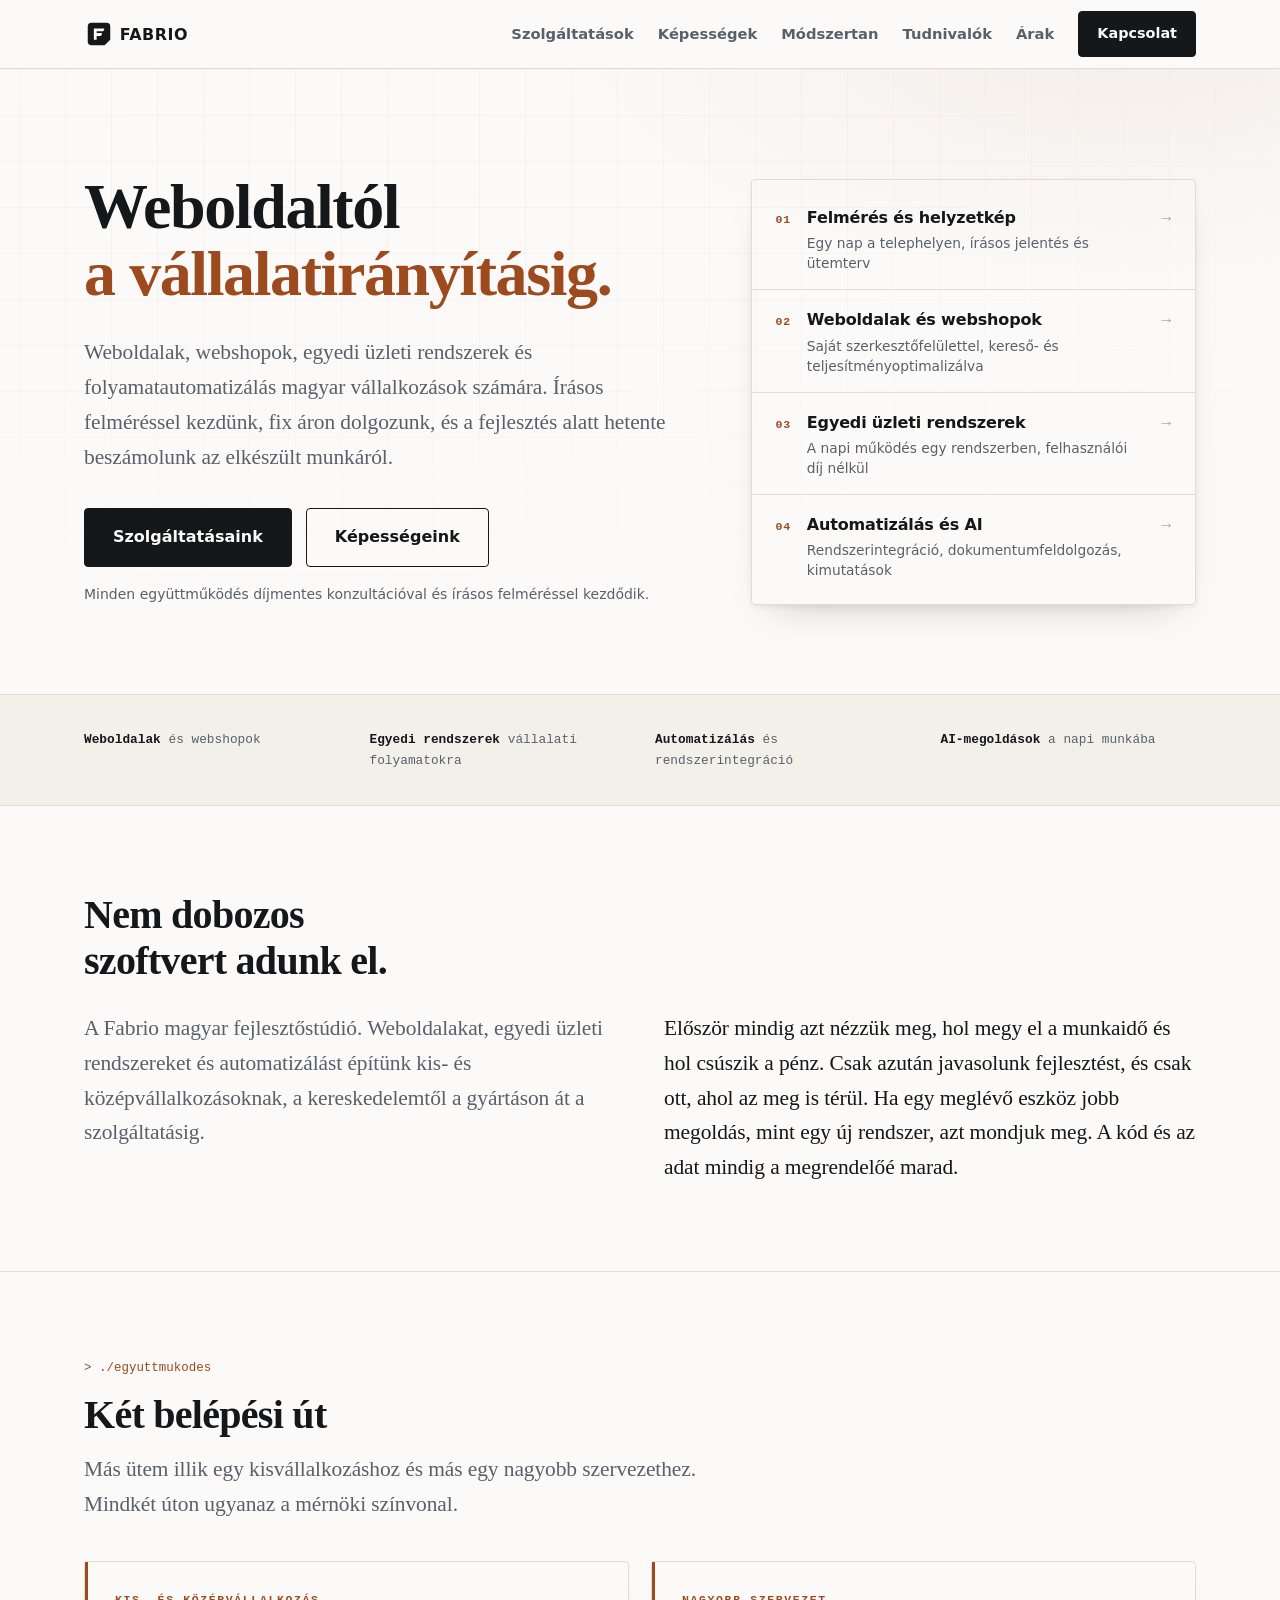
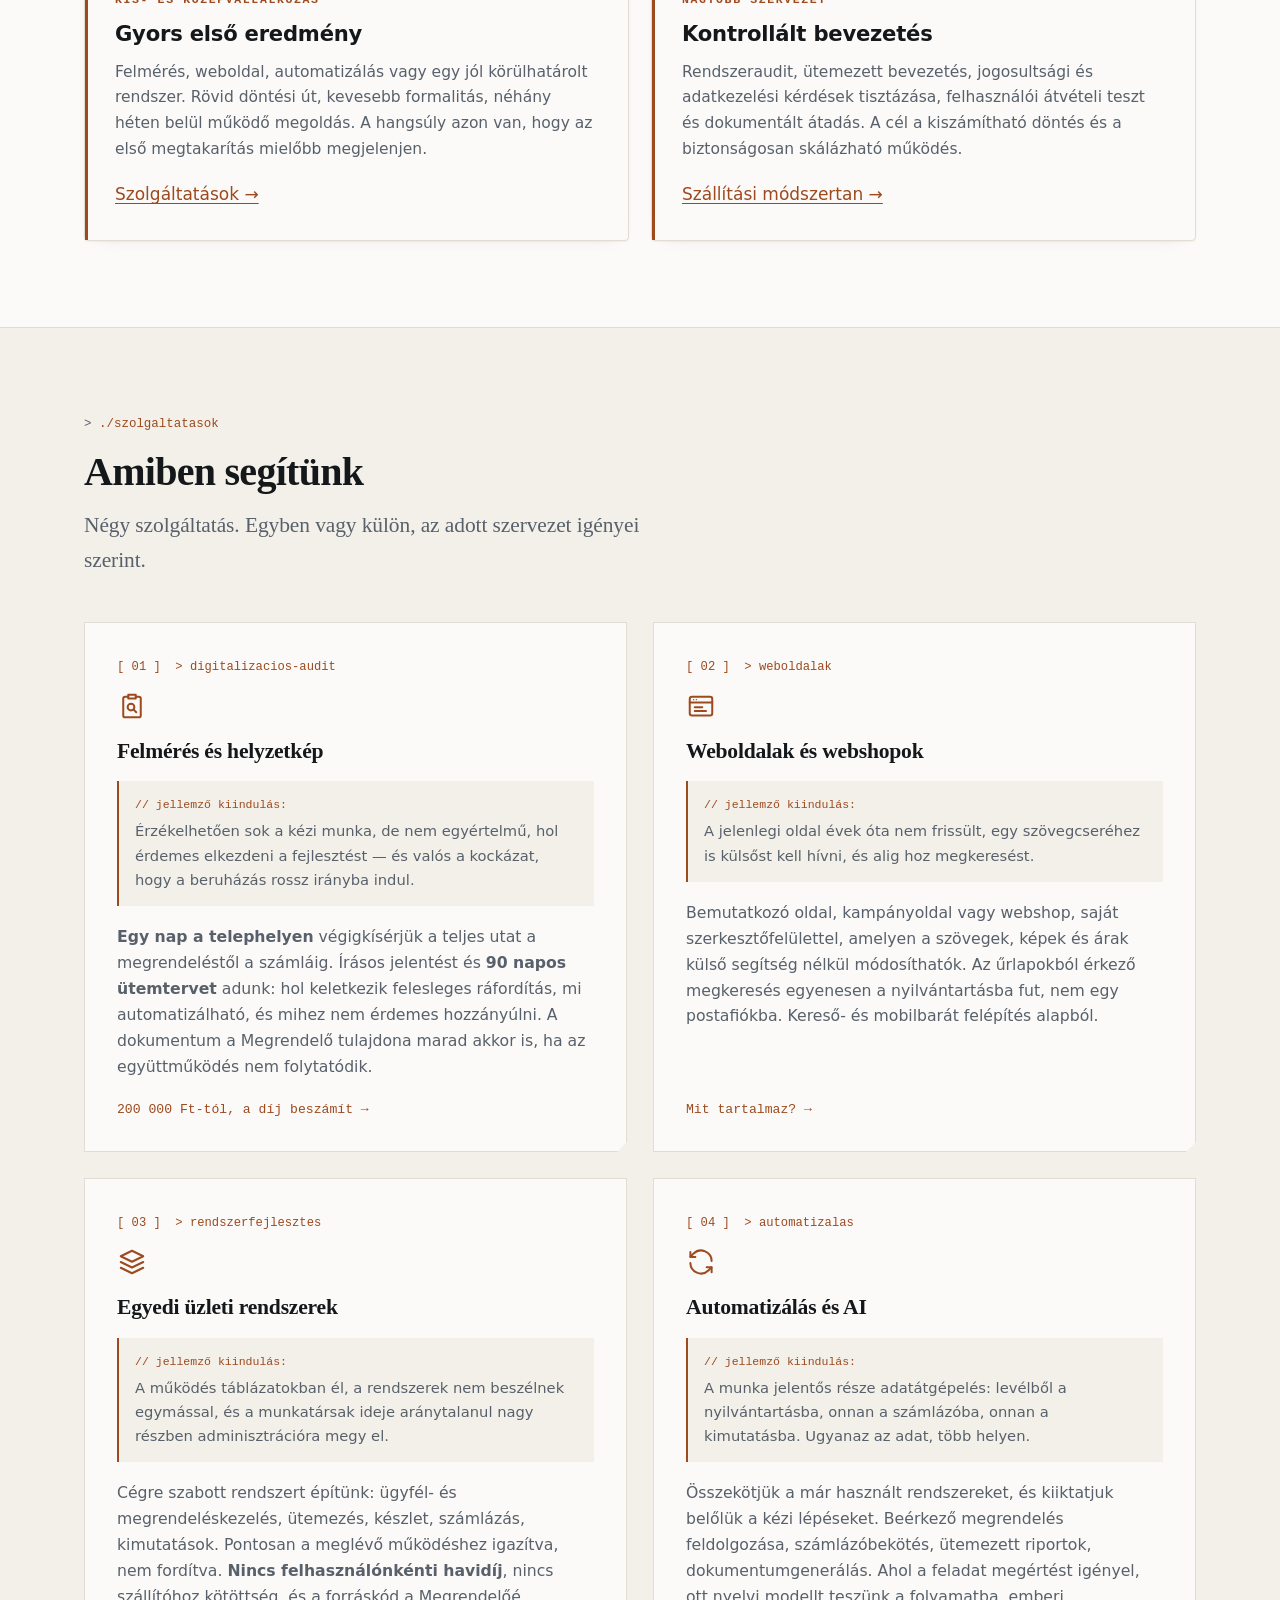
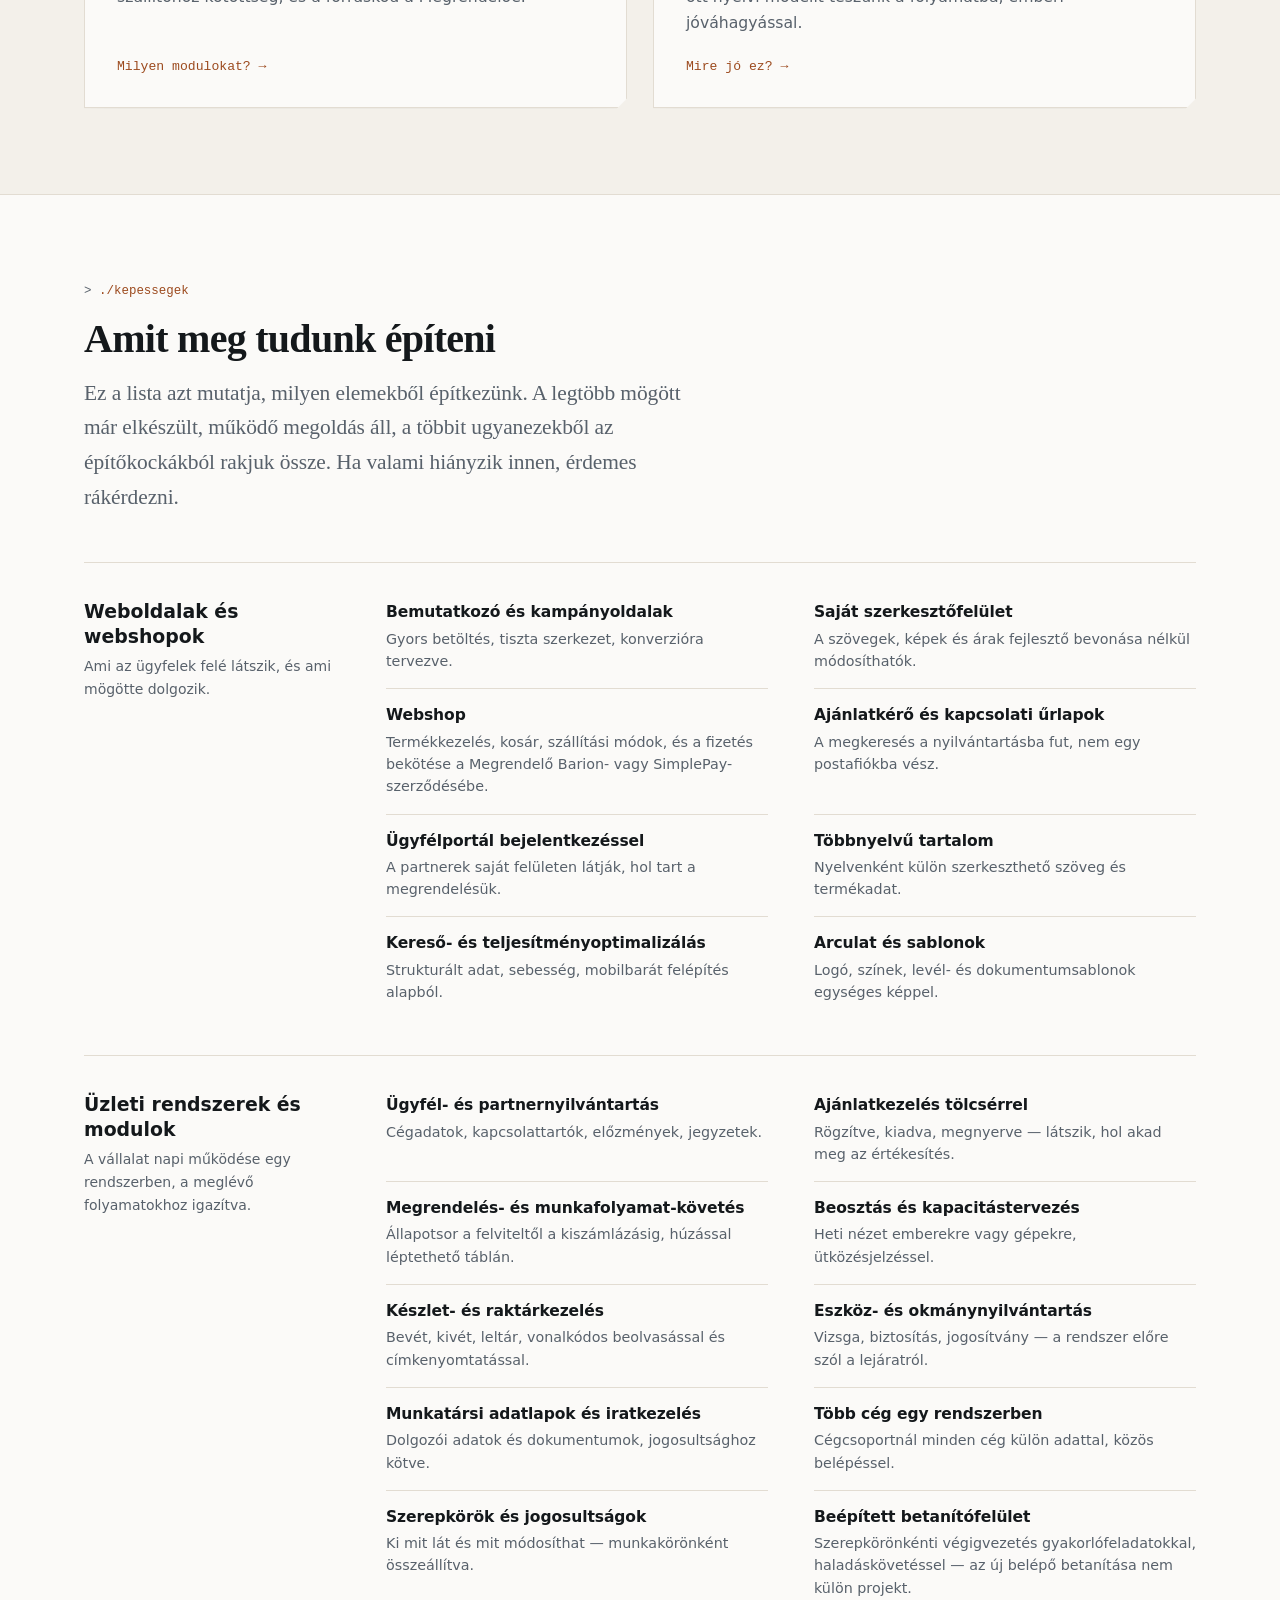
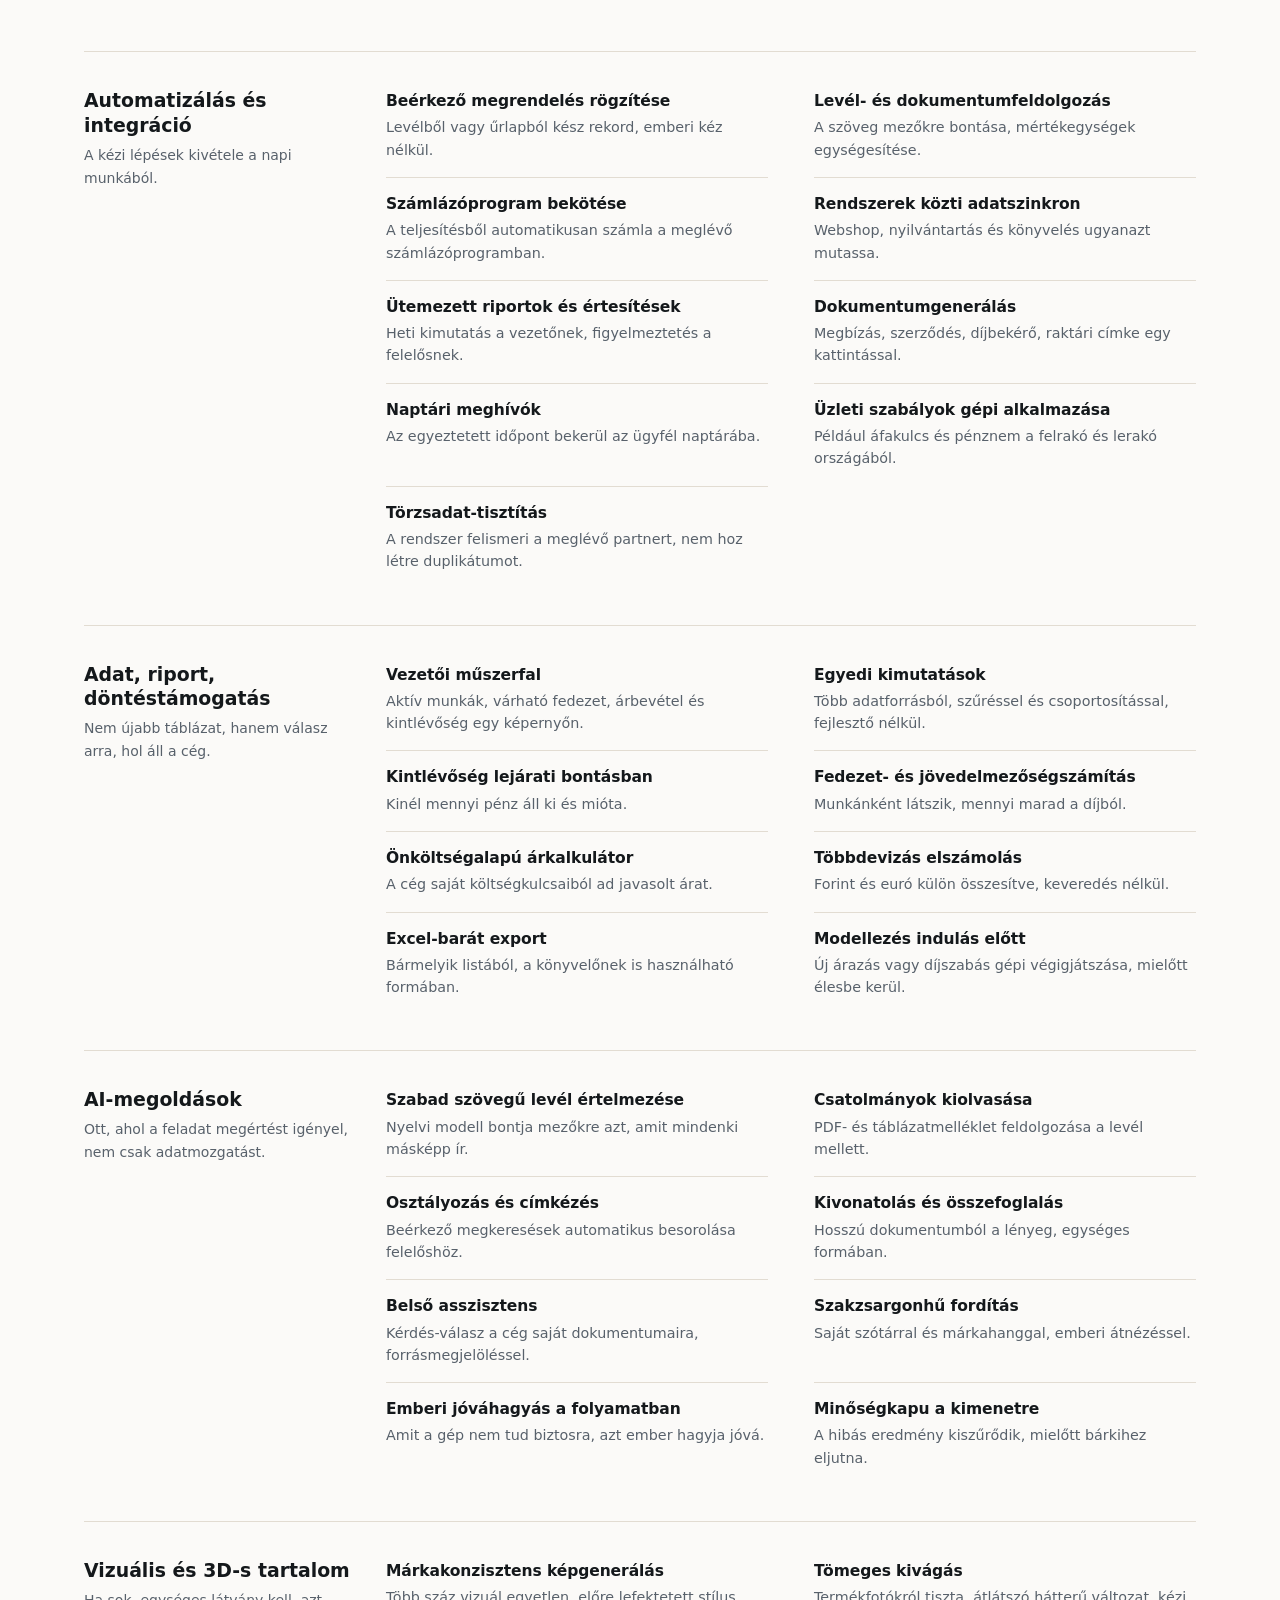
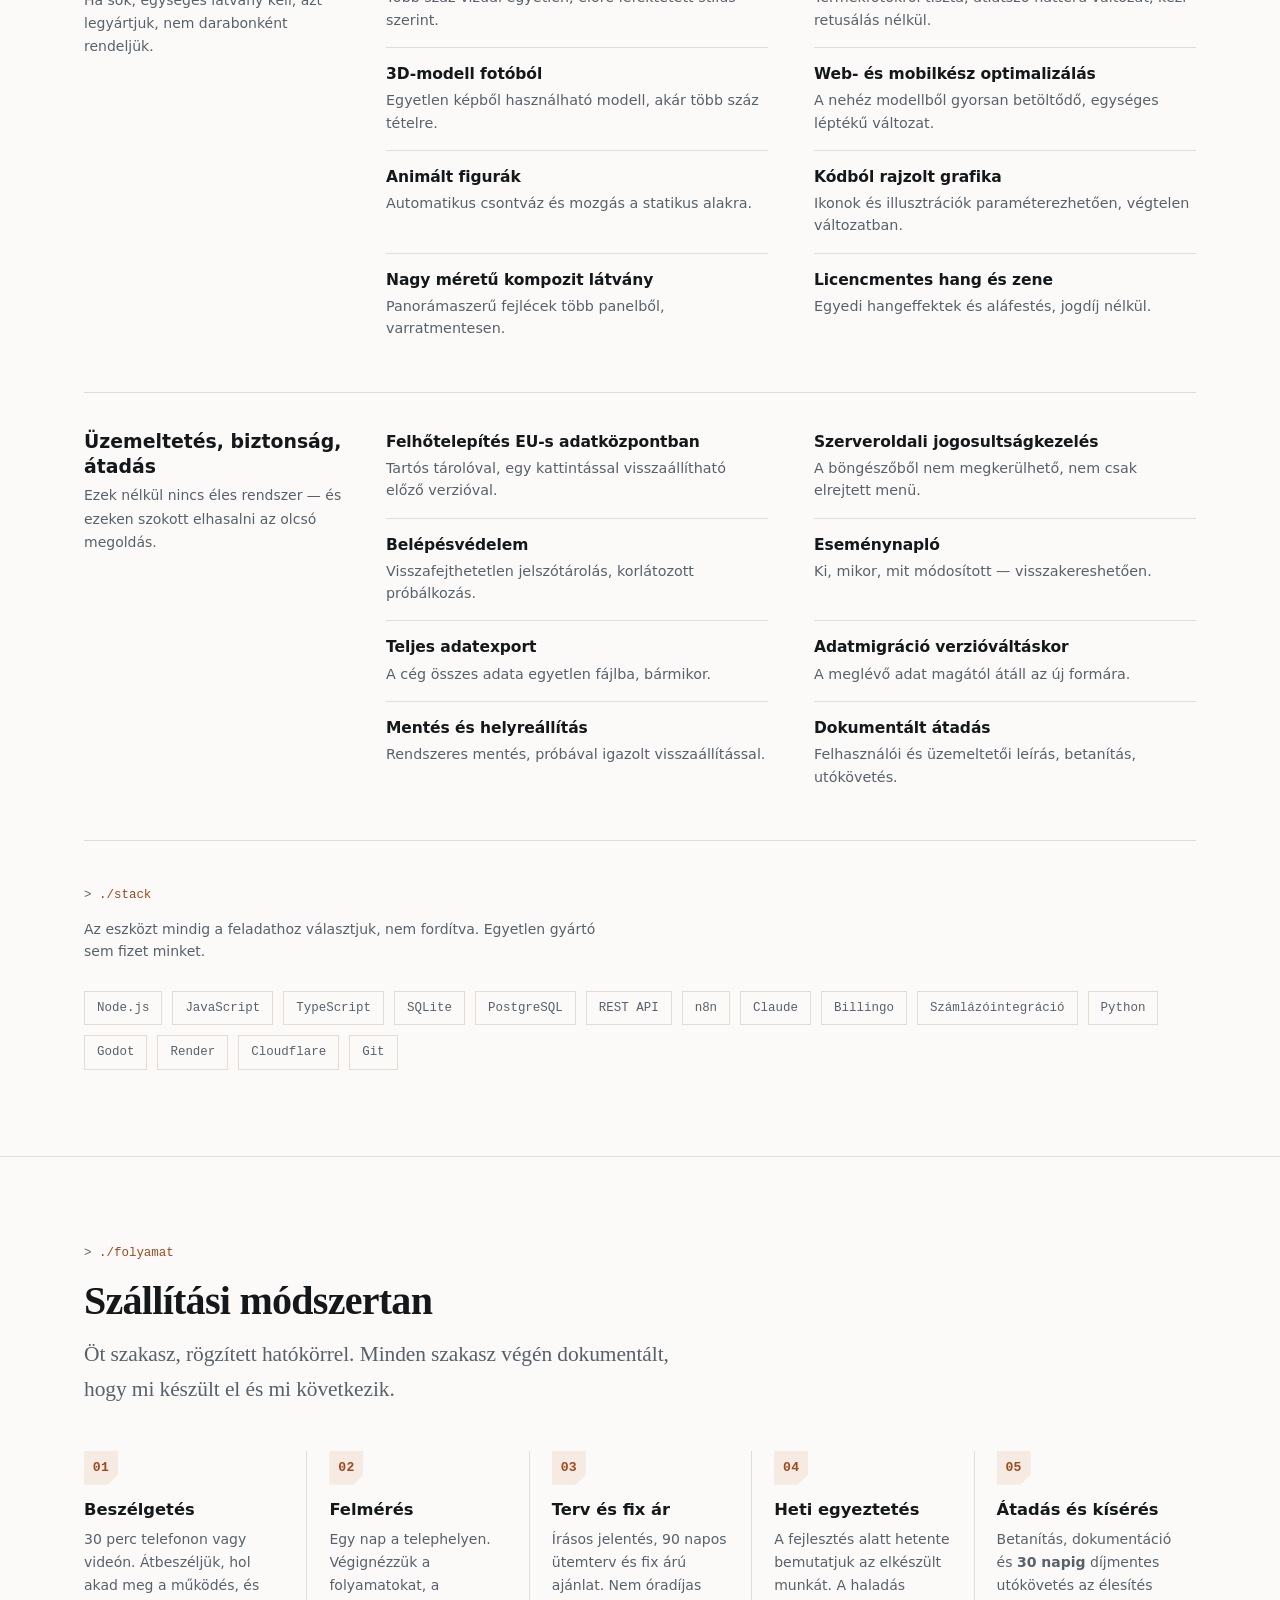
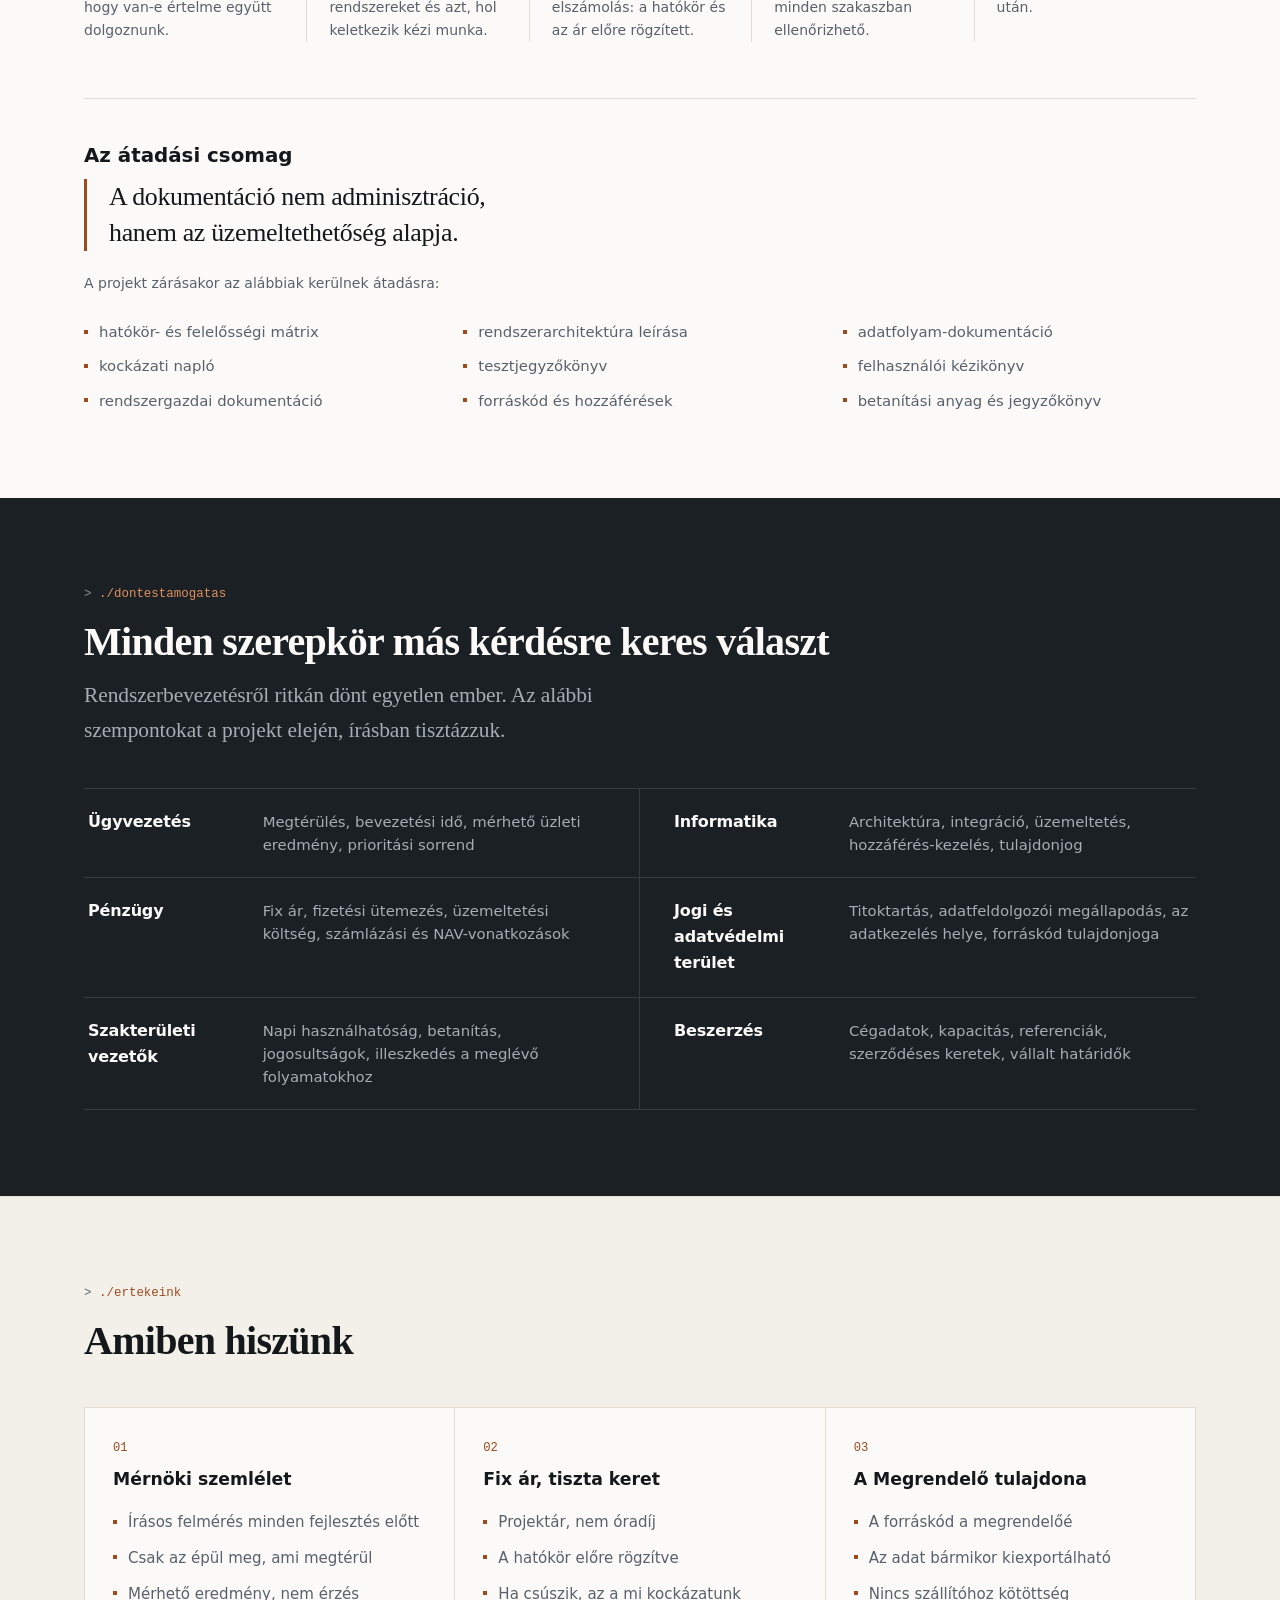
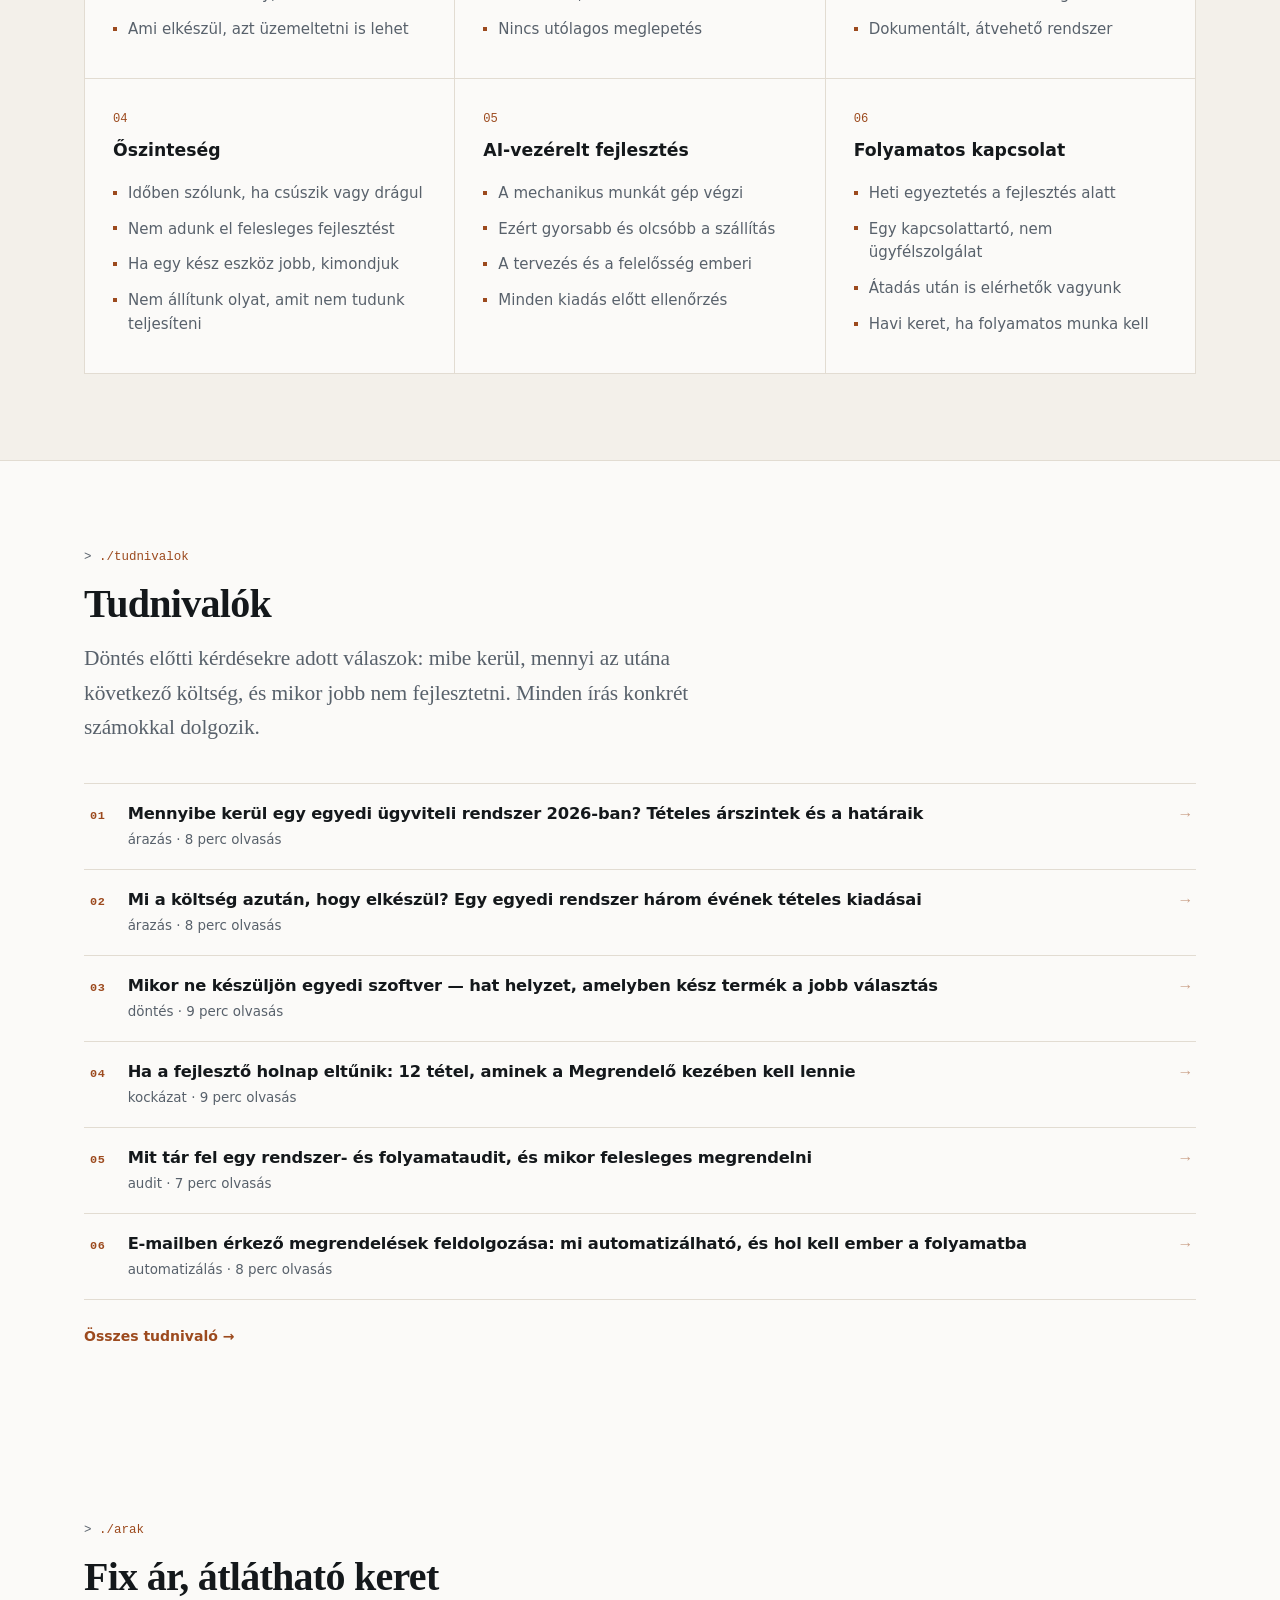
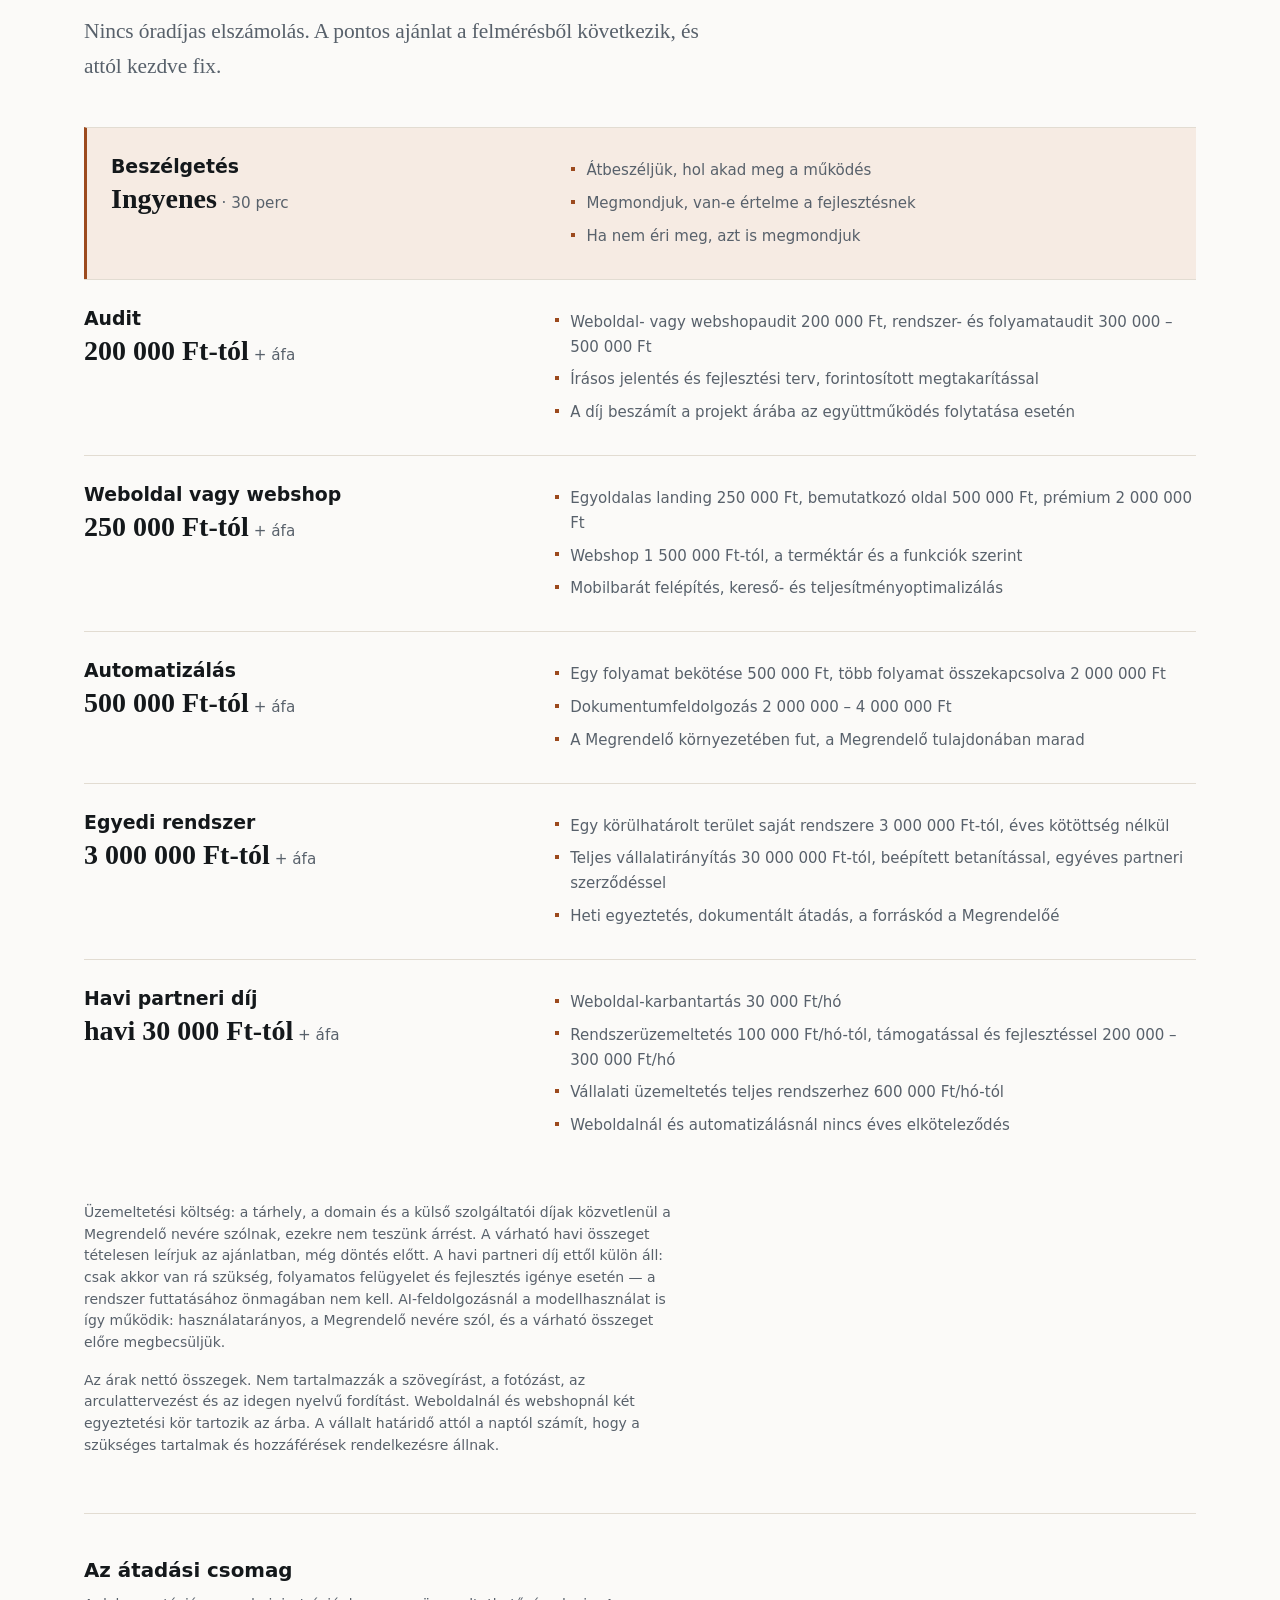
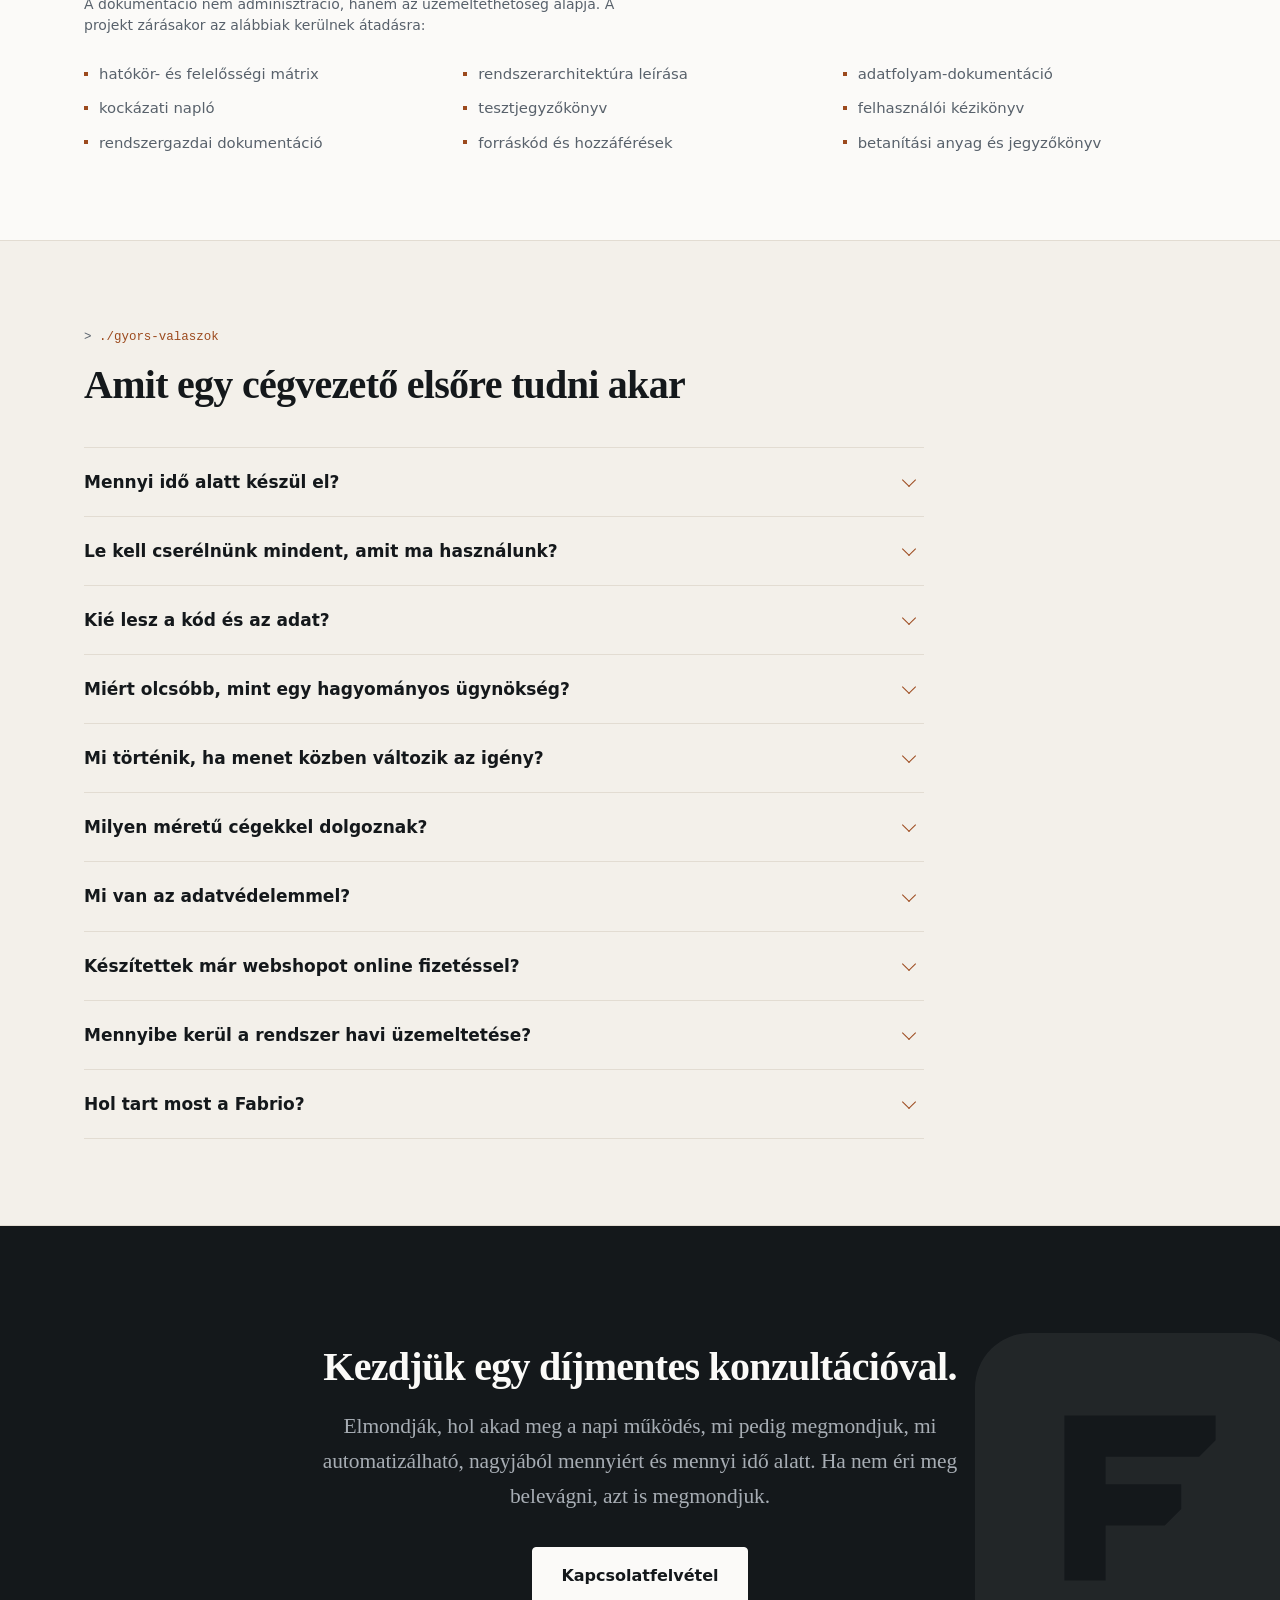
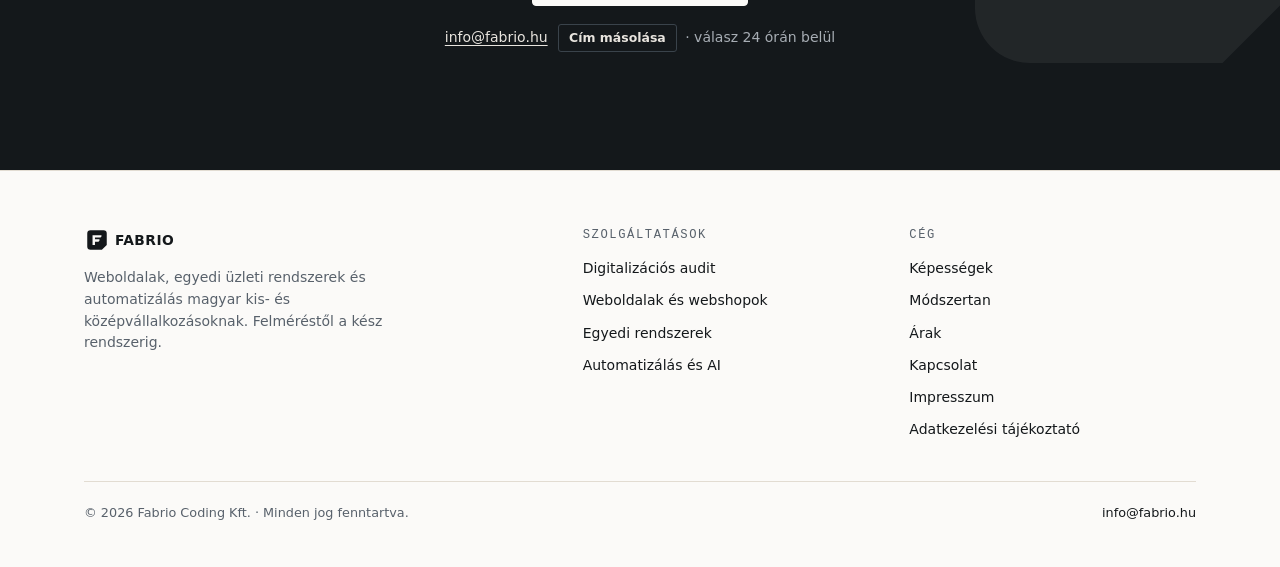
<file: index.html>
<!DOCTYPE html>
<html lang="hu">
<head>
<meta charset="UTF-8">
<meta name="viewport" content="width=device-width, initial-scale=1">
<title>Fabrio — weboldalak, egyedi rendszerek, automatizálás</title>
<link rel="canonical" href="https://fabrio.hu/">
<meta name="description" content="Weboldalak, webshopok, egyedi üzleti rendszerek, folyamatautomatizálás és AI-integráció magyar cégeknek. Digitalizációs audittól a kész rendszerig, fix áron, heti egyeztetéssel.">
<link rel="icon" href="data:image/svg+xml,%3Csvg xmlns='http://www.w3.org/2000/svg' viewBox='0 0 64 64'%3E%3Cpath fill='%239C4A1E' fill-rule='evenodd' d='M16 8H48A8 8 0 0 1 56 16V44L44 56H16A8 8 0 0 1 8 48V16A8 8 0 0 1 16 8ZM21 20H43V23.6L40.6 26H27V30H38V33.6L35.6 36H27V44H21Z'/%3E%3C/svg%3E">
<meta property="og:type" content="website">
<meta property="og:title" content="Fabrio — weboldalak, egyedi rendszerek, automatizálás">
<meta property="og:description" content="Weboldalak, webshopok, egyedi üzleti rendszerek és folyamatautomatizálás magyar kis- és középvállalkozásoknak. Felméréstől a kész rendszerig, fix áron.">
<meta property="og:locale" content="hu_HU">
<meta name="twitter:card" content="summary_large_image">
<meta property="og:image" content="https://fabrio.hu/megosztas.png">
<meta property="og:image:width" content="1200">
<meta property="og:image:height" content="630">
<meta property="og:image:alt" content="Fabrio — Weboldaltól a vállalatirányításig.">
<meta property="og:url" content="https://fabrio.hu/">
<meta name="twitter:image" content="https://fabrio.hu/megosztas.png">
<!-- Strukturalt adat. CSAK valos adatok szerepelnek benne: cim, adoszam es telefonszam
     szandekosan nincs, amig azok hivatalosan nem allnak rendelkezesre. -->
<script type="application/ld+json">
{
  "@context": "https://schema.org",
  "@type": "ProfessionalService",
  "name": "Fabrio",
  "legalName": "Fabrio Coding Korlátolt Felelősségű Társaság",
  "url": "https://fabrio.hu/",
  "email": "info@fabrio.hu",
  "description": "Weboldalak, webshopok, egyedi üzleti rendszerek, folyamatautomatizálás és AI-integráció magyar kis- és középvállalkozásoknak.",
  "address": {
    "@type": "PostalAddress",
    "streetAddress": "Dési Huber utca 10. 2. lház. fszt. 1.",
    "addressLocality": "Budapest",
    "postalCode": "1098",
    "addressCountry": "HU"
  },
  "vatID": "HU32898956",
  "taxID": "32898956-2-42",
  "areaServed": {
    "@type": "Country",
    "name": "Magyarország"
  },
  "availableLanguage": "hu",
  "knowsAbout": [
    "webfejlesztés",
    "webshop",
    "egyedi szoftverfejlesztés",
    "folyamatautomatizálás",
    "rendszerintegráció",
    "számlázóintegráció",
    "üzleti intelligencia",
    "AI-integráció"
  ],
  "hasOfferCatalog": {
    "@type": "OfferCatalog",
    "name": "Szolgáltatások",
    "itemListElement": [
      {
        "@type": "Offer",
        "itemOffered": {
          "@type": "Service",
          "name": "Digitalizációs audit"
        }
      },
      {
        "@type": "Offer",
        "itemOffered": {
          "@type": "Service",
          "name": "Weboldalak és webshopok"
        }
      },
      {
        "@type": "Offer",
        "itemOffered": {
          "@type": "Service",
          "name": "Egyedi rendszerek"
        }
      },
      {
        "@type": "Offer",
        "itemOffered": {
          "@type": "Service",
          "name": "Automatizálás és AI"
        }
      }
    ]
  }
}
</script>
<style>
:root{
  --paper:#FBFAF8; --paper2:#F3F0EA; --line:#E2DCD2;
  --ink:#14181B; --ink2:#20262B; --inkline:#333B43;
  --slate:#58616B; --paperdim:#E8E4DE; --slatedim:#A7ADB4;
  --copper:#9C4A1E; --copper2:#7C3A17; --ember:#E0905F; --coppersoft:#F6EBE3;
  --patina:#2E6B60; --patinasoft:#E6EFEC;
  --ochre:#7A5A1B; --ochresoft:#F2EDDF;
  --focus:#B4551F;
  --serif:ui-serif,"Iowan Old Style","Palatino Linotype",Palatino,"Book Antiqua",Georgia,"Times New Roman",serif;
  --sans:system-ui,-apple-system,"Segoe UI Variable Text","Segoe UI",Roboto,"Helvetica Neue",Arial,sans-serif;
  --mono:ui-monospace,"Cascadia Mono","SF Mono","Segoe UI Mono",Consolas,"Liberation Mono",monospace;
  --cut:polygon(0 0,100% 0,100% calc(100% - 10px),calc(100% - 10px) 100%,0 100%);
}
*{margin:0;padding:0;box-sizing:border-box}
html{scroll-behavior:smooth}
body{background:var(--paper);color:var(--ink);font-family:var(--sans);font-size:1.0625rem;line-height:1.65;-webkit-font-smoothing:antialiased;overflow-x:hidden}
img,svg{display:block;max-width:100%}
a{color:var(--copper);text-underline-offset:3px;text-decoration-thickness:1px}
a:hover{color:var(--copper2)}
:focus-visible{outline:2px solid var(--focus);outline-offset:2px}
.wrap{max-width:1160px;margin:0 auto;padding:0 24px}
section{padding:86px 0}
h1,h2{font-family:var(--serif);font-weight:600;letter-spacing:-.018em;text-wrap:balance}
h1{font-size:clamp(2.3rem,1.4rem + 3.5vw,4rem);line-height:1.05;letter-spacing:-.022em;hyphens:auto;-webkit-hyphens:auto}
/* A focim leghosszabb szava (vallalatiranyitasig) 430px alatt kilogna: 19 betu,
   nem torik magatol. Ezert ott kisebb a betumeret. */
@media(max-width:430px){h1{font-size:1.9rem;letter-spacing:-.016em}}
h2{font-size:clamp(1.7rem,1.1rem + 2.1vw,2.5rem);line-height:1.14}
h3{font-family:var(--sans);font-weight:600;font-size:1.18rem;line-height:1.32}
p{max-width:68ch}
.lead{font-size:clamp(1.05rem,1rem + .4vw,1.22rem);line-height:1.58;color:var(--slate);max-width:60ch}
.sm{font-size:.875rem;line-height:1.55;color:var(--slate)}
.skip{position:absolute;left:-9999px}
.skip:focus{left:24px;top:12px;z-index:99;background:var(--ink);color:var(--paper);padding:10px 16px;border-radius:4px}

.term{font-family:var(--mono);font-size:.78rem;color:var(--slate);display:block;margin-bottom:14px}
.term b{color:var(--copper);font-weight:500}

.btn{display:inline-block;font-weight:600;font-size:1rem;padding:15px 28px;border-radius:4px;border:1px solid var(--ink);background:var(--ink);color:var(--paper);text-decoration:none;cursor:pointer;transition:background .14s cubic-bezier(.2,.6,.2,1),border-color .14s,color .14s;min-height:44px}
.btn:hover{background:var(--copper);border-color:var(--copper);color:var(--paper)}
.btn-2{background:transparent;color:var(--ink);border-color:var(--ink)}
.btn-2:hover{background:transparent;color:var(--copper);border-color:var(--copper)}

header.top{position:sticky;top:0;z-index:60;background:rgba(251,250,248,.93);backdrop-filter:blur(8px);border-bottom:1px solid var(--line)}
.nav{display:flex;align-items:center;justify-content:space-between;gap:24px;min-height:68px}
.brand{color:var(--ink);display:block}
.brand svg{height:30px;width:auto}
.navl{display:flex;align-items:center;gap:24px}
.navl a{color:var(--slate);text-decoration:none;font-size:.92rem;font-weight:600}
.navl a:hover{color:var(--copper)}
.navl .btn{padding:10px 18px;font-size:.9rem;color:var(--paper)}

.hero{padding:104px 0 88px;border-bottom:1px solid var(--line);
  background:radial-gradient(900px 420px at 88% -8%,rgba(156,74,30,.07),transparent 62%)}
.hero h1 em{font-style:normal;color:var(--copper)}
.hero .lead{margin:28px 0 34px}
.hero-ctas{display:flex;gap:14px;flex-wrap:wrap}
.hnote{margin-top:16px;font-size:.875rem;color:var(--slate)}

.strip{background:var(--paper2);border-bottom:1px solid var(--line);padding:34px 0}
.striprow{display:flex;gap:14px 40px;flex-wrap:wrap;align-items:center;font-family:var(--mono);font-size:.8rem;color:var(--slate)}
.striprow b{color:var(--ink);font-weight:600}
.striprow .sep{color:var(--line)}

.pos h2{max-width:20ch}
.pos .cols{display:grid;grid-template-columns:1fr 1fr;gap:48px;margin-top:28px}
@media(max-width:900px){.pos .cols{grid-template-columns:1fr;gap:24px}}

.svcs{display:grid;grid-template-columns:1fr 1fr;gap:26px;margin-top:44px}
.svc{scroll-margin-top:92px;border:1px solid var(--line);background:var(--paper);padding:34px 32px 30px;display:flex;flex-direction:column;clip-path:var(--cut);transition:border-color .15s}
.svc:hover{border-color:var(--copper)}
.svc .no{font-family:var(--mono);font-size:.76rem;color:var(--copper);display:block;margin-bottom:14px}
.svc h3{font-size:1.35rem;font-family:var(--serif);font-weight:600;letter-spacing:-.01em;margin-bottom:16px}
.prob{background:var(--paper2);border-left:2px solid var(--copper);padding:14px 16px;margin-bottom:18px}
.prob .pl{font-family:var(--mono);font-size:.72rem;color:var(--copper);display:block;margin-bottom:5px}
.prob p{font-size:.92rem;color:var(--slate);margin:0}
.svc > p{font-size:.98rem;color:var(--slate);flex:1}
.svc .go{margin-top:20px;font-family:var(--mono);font-size:.82rem;text-decoration:none;font-weight:500}
.svc .go:hover{text-decoration:underline}
@media(max-width:900px){.svcs{grid-template-columns:1fr}}

.caps{margin-top:48px}
.capgrp{border-top:1px solid var(--line);padding:30px 0;display:grid;grid-template-columns:270px 1fr;gap:32px}
.capgrp:last-child{border-bottom:1px solid var(--line)}
.capgrp .gh h3{margin-bottom:6px}
.capgrp .gh p{font-size:.875rem;color:var(--slate);max-width:34ch}




@media(max-width:980px){.capgrp{grid-template-columns:1fr;gap:14px}}

.works{display:grid;grid-template-columns:1fr 1fr;gap:40px;margin-top:36px;align-items:start}
.works .chrome img{max-height:340px;object-fit:cover;object-position:top center}
.workcard{border:1px solid var(--line);background:var(--paper2);padding:30px 32px;clip-path:var(--cut)}
.workcard .cat{font-family:var(--mono);font-size:.74rem;color:var(--copper);display:block;margin-bottom:10px}
.workcard h3{font-family:var(--serif);font-size:1.5rem;font-weight:600;margin-bottom:10px}
.wfacts{margin-top:20px;border-top:1px solid var(--line)}
.wfact{display:flex;justify-content:space-between;gap:18px;padding:9px 0;border-bottom:1px solid var(--line);font-size:.88rem}
.wfact span{color:var(--slate)}
.wfact b{font-family:var(--mono);font-size:.82rem;font-weight:600}
.chrome{border:1px solid var(--line);border-radius:6px;overflow:hidden;background:#fff}
.chrome-bar{display:flex;align-items:center;gap:7px;padding:8px 12px;background:var(--paper2);border-bottom:1px solid var(--line)}
.chrome-bar i{width:8px;height:8px;border-radius:50%;background:var(--line);display:block}
.chrome-url{margin-left:8px;font-family:var(--mono);font-size:.7rem;color:var(--slate);display:flex;align-items:center;gap:6px}
.livedot{width:7px;height:7px;border-radius:50%;background:var(--patina);display:inline-block;flex:0 0 auto}
@media(max-width:900px){.works{grid-template-columns:1fr;gap:30px}}

.steps{display:grid;grid-template-columns:repeat(5,1fr);margin-top:44px}
.stp{padding:0 22px;border-left:1px solid var(--line)}
.stp:first-child{border-left:0;padding-left:0}
.stp .sn{font-family:var(--mono);font-size:.76rem;color:var(--copper);display:block;margin-bottom:12px}
.stp h3{font-size:1.02rem;margin-bottom:8px}
.stp p{font-size:.875rem;color:var(--slate)}
@media(max-width:980px){.steps{grid-template-columns:1fr 1fr;gap:28px 0}.stp:nth-child(odd){border-left:0;padding-left:0}}
@media(max-width:560px){.steps{grid-template-columns:1fr}.stp{border-left:0;padding-left:0}}

.vals{display:grid;grid-template-columns:repeat(3,1fr);gap:1px;background:var(--line);border:1px solid var(--line);margin-top:44px}
.val{background:var(--paper);padding:30px 28px}
.val .vn{font-family:var(--mono);font-size:.76rem;color:var(--copper);display:block;margin-bottom:10px}
.val h3{font-size:1.08rem;margin-bottom:14px}
.val ul{list-style:none}
.val li{font-size:.9rem;color:var(--slate);padding:5px 0 5px 16px;position:relative;line-height:1.5}

@media(max-width:980px){.vals{grid-template-columns:1fr 1fr}}
@media(max-width:640px){.vals{grid-template-columns:1fr}}

.ladder{margin-top:44px}
.rung{border-top:1px solid var(--line);padding:26px 0;display:grid;grid-template-columns:1fr 1.5fr;gap:20px 44px;align-items:start}
.rung:last-child{border-bottom:1px solid var(--line)}
.rung.hi{border-left:3px solid var(--copper);padding-left:24px;background:var(--coppersoft)}
.price{font-family:var(--serif);font-size:1.75rem;font-weight:600;font-variant-numeric:tabular-nums;line-height:1.15;margin-top:4px}
.price small{font-family:var(--sans);font-size:.95rem;font-weight:400;color:var(--slate)}
.rung ul li{list-style:none;font-size:.94rem;color:var(--slate);padding:4px 0 4px 16px;position:relative}

@media(max-width:800px){.rung{grid-template-columns:1fr;gap:12px}}

.faq{margin-top:40px;max-width:840px}
.faq details{border-top:1px solid var(--line)}
.faq details:last-of-type{border-bottom:1px solid var(--line)}
.faq summary{cursor:pointer;list-style:none;padding:20px 44px 20px 0;font-weight:600;position:relative;min-height:44px}
.faq summary::-webkit-details-marker{display:none}
.faq summary::after{content:"";position:absolute;right:10px;top:50%;width:9px;height:9px;border-right:1px solid var(--copper);border-bottom:1px solid var(--copper);transform:translateY(-70%) rotate(45deg);transition:transform .15s}
.faq details[open] summary::after{transform:translateY(-30%) rotate(225deg)}
.faq summary:hover{color:var(--copper)}
.faq .ans{padding:0 0 22px;color:var(--slate);max-width:72ch}

.stack{display:flex;flex-wrap:wrap;gap:10px;margin-top:28px}
.chip{font-family:var(--mono);font-size:.78rem;color:var(--slate);border:1px solid var(--line);padding:6px 12px;background:var(--paper)}

/* A zaro sav MINDKET temaban sotet, ezert fix ertekekkel dolgozik:
   temaval fordulo tokenbol itt lathatatlan lenne a szoveg. */
.dark{background:#14181B;color:#E8E4DE;padding:118px 0;position:relative;overflow:hidden;text-align:center}
.dark h2{color:#FBFAF8}
.dark .lead{color:#A7ADB4;margin:20px auto 34px}
.dark .btn{background:#FBFAF8;color:#14181B;border-color:#FBFAF8}
.dark .btn:hover{background:#E0905F;border-color:#E0905F;color:#14181B}
.dark :focus-visible{outline-color:var(--ember)}
.stampbg{position:absolute;right:-80px;top:50%;transform:translateY(-50%);width:440px;opacity:.06;color:#FBFAF8;pointer-events:none}
.dark .wrap{position:relative;z-index:1}

footer{border-top:1px solid var(--line);padding:56px 0 44px;font-size:.875rem;color:var(--slate)}
.footgrid{display:grid;grid-template-columns:1.6fr 1fr 1fr;gap:40px}
.footgrid h3{font-size:.76rem;font-family:var(--mono);text-transform:uppercase;letter-spacing:.13em;color:var(--slate);font-weight:500;margin-bottom:14px}
.footgrid nav{display:flex;flex-direction:column;gap:9px}
.footgrid a{color:var(--ink);text-decoration:none;font-weight:500}
.footgrid a:hover{color:var(--copper)}
.copy{margin-top:40px;padding-top:20px;border-top:1px solid var(--line);font-size:.8rem;display:flex;justify-content:space-between;gap:20px;flex-wrap:wrap}
.copy a{color:var(--ink);text-decoration:none;font-weight:500}
.copy a:hover{color:var(--copper)}
/* A sotet savban a cim a fo konverzios elem: teljes kontraszt, lathato link-jelzes. */
.dark .cim a{color:#E8E4DE;text-decoration:underline;text-underline-offset:3px;text-decoration-thickness:1px}
.dark .cim a:hover{color:#E0905F}
/* Masolhato cim: asztali gepen a mailto nema marad, ha nincs levelezoprogram. */
.masol{font:600 .78rem/1 var(--sans);color:var(--copper);background:transparent;border:1px solid var(--line);border-radius:3px;padding:7px 10px;margin:0 4px 0 6px;cursor:pointer;vertical-align:middle}
.masol:hover{border-color:var(--copper)}
.dark .masol{color:#E8E4DE;border-color:#3A434B}
.dark .masol:hover{border-color:#E0905F;color:#E0905F}
@media(max-width:800px){.footgrid{grid-template-columns:1fr;gap:28px}}

/* Mobilon a nagy szekcio-terkozok ures savokat hagynanak. */
@media(max-width:900px){
  section{padding:72px 0}
  .hero{padding:76px 0 64px}
  .dark{padding:88px 0}
}
@media(max-width:560px){
  section{padding:56px 0}
  .hero{padding:60px 0 48px}
  .dark{padding:72px 0}
  .svc{padding:26px 24px 24px}
  .val{padding:24px 22px}
}

/* A beuszo animacio CSAK akkor rejt el barmit, ha a JS tenylegesen fut.
   Igy JS nelkul, hiba eseten vagy kereso-robotnak is minden lathato marad. */
.rv{transition:opacity .5s cubic-bezier(.2,.6,.2,1),transform .5s cubic-bezier(.2,.6,.2,1)}
.janim .rv{opacity:0;transform:translateY(12px)}
.janim .rv.in{opacity:1;transform:none}
@media(prefers-reduced-motion:reduce){*{transition-duration:0ms!important}.janim .rv{opacity:1;transform:none}html{scroll-behavior:auto}}

@media(prefers-color-scheme:dark){
  :root:not([data-theme="light"]){
    --paper:#14181B; --paper2:#1B2024; --line:#333B43;
    --ink:#E8E4DE; --slate:#A7ADB4; --copper:#E0905F; --copper2:#EFA878;
    --coppersoft:#241A14; --patina:#4E9C8C; --patinasoft:#16241F;
    --ochresoft:#241F14; --ochre:#C9A455; --focus:#E0905F;
  }
  :root:not([data-theme="light"]) header.top{background:rgba(20,24,27,.93)}
  :root:not([data-theme="light"]) .dark{background:#20262B}
  :root:not([data-theme="light"]) .btn{background:var(--ink);color:#14181B;border-color:var(--ink)}
  :root:not([data-theme="light"]) .btn:hover{background:var(--copper);border-color:var(--copper);color:#14181B}
  :root:not([data-theme="light"]) .btn-2{background:transparent;color:var(--ink)}
  :root:not([data-theme="light"]) .chrome{background:#1B2024}
  :root:not([data-theme="light"]) .hero{background:radial-gradient(900px 420px at 88% -8%,rgba(224,144,95,.07),transparent 62%)}
}

/* Ugyanez akkor is, ha a nezo KEZZEL valaszt sotet temat egy vilagos rendszeren.
   A media query erre nem sul be, ezert kell a kulon [data-theme="dark"] agag. */
:root[data-theme="dark"]{
    --paper:#14181B; --paper2:#1B2024; --line:#333B43;
    --ink:#E8E4DE; --slate:#A7ADB4; --copper:#E0905F; --copper2:#EFA878;
    --coppersoft:#241A14; --patina:#4E9C8C; --patinasoft:#16241F;
    --ochresoft:#241F14; --ochre:#C9A455; --focus:#E0905F;
  }
  :root[data-theme="dark"] header.top{background:rgba(20,24,27,.93)}
  :root[data-theme="dark"] .dark{background:#20262B}
  :root[data-theme="dark"] .btn{background:var(--ink);color:#14181B;border-color:var(--ink)}
  :root[data-theme="dark"] .btn:hover{background:var(--copper);border-color:var(--copper);color:#14181B}
  :root[data-theme="dark"] .btn-2{background:transparent;color:var(--ink)}
  :root[data-theme="dark"] .chrome{background:#1B2024}
  :root[data-theme="dark"] .hero{background:radial-gradient(900px 420px at 88% -8%,rgba(224,144,95,.07),transparent 62%)}


/* ---- v4: vallalati szerkezeti elemek ---- */
.paths{display:grid;grid-template-columns:1fr 1fr;gap:22px;margin-top:40px}
.path{background:var(--card);border:1px solid var(--line);border-radius:4px;padding:32px 30px;position:relative}
.path::before{content:"";position:absolute;left:0;top:0;bottom:0;width:3px;background:var(--copper)}
.path .pt{font:600 .72rem/1 var(--mono);letter-spacing:.14em;text-transform:uppercase;color:var(--copper);display:block;margin-bottom:14px}
.path h3{font-size:1.32rem;margin-bottom:12px;letter-spacing:-.01em}
.path p{color:var(--slate);font-size:.97rem;margin-bottom:18px}
.deliv{margin-top:56px;border-top:1px solid var(--line);padding-top:44px}
.deliv h3{font-size:1.24rem;margin-bottom:10px}
.dvs{display:grid;grid-template-columns:repeat(3,1fr);gap:12px 26px;margin-top:26px}
.dvs span{font-size:.93rem;color:var(--slate);padding-left:22px;position:relative;line-height:1.5}

.stakes{display:grid;grid-template-columns:repeat(2,1fr);gap:0;margin-top:40px;border-top:1px solid var(--line)}
.stk{display:grid;grid-template-columns:minmax(150px,.44fr) 1fr;gap:24px;padding:20px 4px;border-bottom:1px solid var(--line);align-items:baseline}
.stk b{font-size:1rem;letter-spacing:-.01em}
.stk span{color:var(--slate);font-size:.93rem;line-height:1.55}
.stk:nth-child(odd){padding-right:34px;border-right:1px solid var(--line)}
.stk:nth-child(even){padding-left:34px}
@media(max-width:900px){
  .paths{grid-template-columns:1fr}
  .dvs{grid-template-columns:repeat(2,1fr)}
  .stakes{grid-template-columns:1fr}
  .stk:nth-child(odd){padding-right:4px;border-right:0}
  .stk:nth-child(even){padding-left:4px}
}
@media(max-width:560px){
  .dvs{grid-template-columns:1fr}
  .stk{grid-template-columns:1fr;gap:6px}
}

/* ---- v4c: fuggoleges ritmus + hero-panel ---- */
/* Az azonos hatteru szomszedos szekciok hatara lathatatlan volt, ezert
   a dupla terkoz ures savnak latszott. Hajszalvonal teszi szandekossa. */
#egyuttmukodes, #dontes, #folyamat{border-top:1px solid var(--line)}

.herogrid{display:grid;grid-template-columns:1.15fr .85fr;gap:64px;align-items:start}
.heroidx{border:1px solid var(--line);background:var(--card);border-radius:4px;padding:8px 0;margin-top:6px}
.heroidx a{display:grid;grid-template-columns:auto 1fr auto;gap:16px;align-items:baseline;
  padding:15px 24px;text-decoration:none;color:inherit;border-bottom:1px solid var(--line);transition:background .16s}
.heroidx a:last-child{border-bottom:0}
.heroidx a:hover{background:var(--copper-soft)}
.heroidx .ix{font:600 .72rem/1 var(--mono);color:var(--copper);letter-spacing:.06em}
.heroidx .ib{font-weight:600;font-size:1rem;letter-spacing:-.01em}
.heroidx .is{display:block;font-weight:400;font-size:.86rem;color:var(--slate);margin-top:3px;line-height:1.45}
.heroidx .ia{font:400 1rem/1 var(--mono);color:var(--copper);opacity:.55}
.heroidx a:hover .ia{opacity:1}
@media(max-width:980px){
  .herogrid{grid-template-columns:1fr;gap:40px}
  .heroidx{margin-top:8px}
}
/* kulcsszo-sav: ne toredezzen ket sorba csunyan */
/* Negy egyenlo oszlop: a valto-szeles tartalom igy sosem tordelodik csunyan. */
.striprow{display:grid;grid-template-columns:repeat(4,1fr);gap:12px 30px;align-items:baseline}
.striprow .sep{display:none}
@media(max-width:1000px){.striprow{grid-template-columns:repeat(2,1fr)}}
@media(max-width:520px){.striprow{grid-template-columns:1fr}}

/* ---- irasok lista a fooldalon ---- */
.irasok{margin-top:38px;border-top:1px solid var(--line)}
.irow{display:grid;grid-template-columns:auto 1fr auto;gap:22px;align-items:baseline;
  padding:19px 6px;border-bottom:1px solid var(--line);text-decoration:none;color:inherit;transition:background .16s}
.irow:hover{background:var(--coppersoft)}
.irow .in{font:600 .74rem/1.6 var(--mono);color:var(--copper);letter-spacing:.06em}
.irow .ic{display:block;font-weight:600;font-size:1.02rem;letter-spacing:-.01em;line-height:1.4}
.irow .ik{display:block;font:400 .84rem/1.5 var(--sans);color:var(--slate);margin-top:4px}
.irow .ia{font:400 1rem/1 var(--mono);color:var(--copper);opacity:.5}
.irow:hover .ia{opacity:1}
@media(max-width:560px){.irow{grid-template-columns:auto 1fr;gap:14px}.irow .ia{display:none}}

/* ===== MELYSEG-KOR =============================================
   A lap eddig kizarolag sikokbol es hajszalvonalakbol allt, ezert
   laposnak hatott. Negy eszkoz, mindegyik visszafogottan:
   (1) lagy emelkedes a kartyakon, (2) muszaki racs-textura a heroban,
   (3) egy sotet szekcio kozepen a ritmusert, (4) erosebb horgonyok. */
:root{
  --elev1:0 1px 2px rgba(20,24,27,.045), 0 6px 18px -14px rgba(20,24,27,.16);
  --elev2:0 2px 5px rgba(20,24,27,.06), 0 18px 38px -22px rgba(20,24,27,.26);
  --gridline:rgba(156,74,30,.055);
}

/* --- (1) emelkedes --- */
.svc,.path,.heroidx,.mcard{box-shadow:var(--elev1);transition:box-shadow .2s ease, transform .2s ease}
.svc:hover,.path:hover{box-shadow:var(--elev2);transform:translateY(-2px)}
.heroidx{box-shadow:var(--elev2)}

/* --- (2) muszaki racs a heroban --- */
.hero{position:relative;isolation:isolate}
.hero::before{
  content:"";position:absolute;inset:0;z-index:-1;pointer-events:none;
  background-image:
    linear-gradient(var(--gridline) 1px,transparent 1px),
    linear-gradient(90deg,var(--gridline) 1px,transparent 1px);
  background-size:46px 46px;background-position:center top;
  -webkit-mask-image:radial-gradient(120% 90% at 24% 18%,#000 0%,rgba(0,0,0,.55) 42%,transparent 78%);
  mask-image:radial-gradient(120% 90% at 24% 18%,#000 0%,rgba(0,0,0,.55) 42%,transparent 78%);
}

/* --- (3) ritmus: a dontestamogatas sotet savva valik --- */
#dontes{background:#1B2024;color:#E8E4DE;border-top:0}
#dontes h2{color:#FBFAF8}
#dontes .lead{color:#A7ADB4}
#dontes .term{color:#8A939C}
#dontes .term b{color:#E0905F}
#dontes .stakes{border-top-color:#333B43}
#dontes .stk{border-bottom-color:#333B43}
#dontes .stk:nth-child(odd){border-right-color:#333B43}
#dontes .stk b{color:#FBFAF8}
#dontes .stk span{color:#A7ADB4}

/* --- (4) erosebb horgonyok a folyamat-lepeseknel --- */
.stp .sn{
  display:inline-grid;place-items:center;width:34px;height:34px;margin-bottom:14px;
  background:var(--coppersoft);color:var(--copper);font:700 .82rem/1 var(--mono);
  letter-spacing:.02em;clip-path:var(--cut)}

/* --- a masodlagos akcent hasznositasa az atadasi csomagnal --- */

/* A fejlec sava kikerult: alatta a kiemelt mondat rez sava viszi a hangsulyt,
   ket egymas alatti fuggoleges vonal zsufolt volt. A patina a lista jeleiben marad. */

@media(prefers-color-scheme:dark){
  :root:not([data-theme="light"]){
    --elev1:0 1px 2px rgba(0,0,0,.45), 0 8px 22px -16px rgba(0,0,0,.8);
    --elev2:0 2px 6px rgba(0,0,0,.5), 0 20px 44px -24px rgba(0,0,0,.9);
    --gridline:rgba(224,144,95,.06);
  }
  :root:not([data-theme="light"]) #dontes{background:#20262B}
}
@media(prefers-reduced-motion:reduce){
  .svc,.path{transition:none}
  .svc:hover,.path:hover{transform:none}
}

/* ===== OLVASHATOSAGI KOR ========================================
   A szoveg eddig vegig egyforma szurke sans betuvel futott, kiemeles
   es ritmusvaltas nelkul — ettol szaraz volt olvasni. Negy valtoztatas: */

/* (1) A szekcio-bevezetok serif betuvel, nagyobb meretben. Meleget ad,
       es osszekoti oket a serif cimekkel. */
.lead{
  font-family:var(--serif);
  font-size:clamp(1.12rem,1.02rem + .5vw,1.34rem);
  line-height:1.62;color:var(--slate);max-width:58ch;letter-spacing:-.004em}

/* (2) Kiemelt mondat: a szakasz legfontosabb allitasa nagyobb betuvel,
       rez fuggoleges vonallal. */
.kiemelt{
  font-family:var(--serif);font-size:clamp(1.24rem,1.1rem + .7vw,1.62rem);
  line-height:1.4;letter-spacing:-.012em;color:var(--ink);
  max-width:34ch;margin:0 0 22px;padding-left:22px;
  border-left:3px solid var(--copper)}

/* (3) Levego a suru reszekben. A kepessegkatalogus 59 tetele volt a
       legtomorebb blokk, a gyors valaszok pedig tul kicsi betuvel futottak. */


.capgrp{padding:36px 0}
.ans{font-size:1.02rem;line-height:1.68;padding:2px 0 26px;max-width:68ch}
.svc .d{font-size:1.01rem;line-height:1.66}
.val li{font-size:.94rem;line-height:1.58;padding:6px 0 6px 16px}
.stp p{line-height:1.62}

/* (4) Kiemeles a folyoszovegben: kulcsszamok es -fogalmak rez szinnel,
       hogy legyen mire megallni a szemnek. */
.svc .d b,.ans b,.pos p b,.sm b{font-weight:600;color:var(--copper);letter-spacing:-.002em}

/* A nyito szekcio ket hasabja egy tipografiai csaladban maradjon:
   a .lead serif lett, ezert a parja is az. */
.pos .cols p{font-family:var(--serif);font-size:clamp(1.12rem,1.02rem + .5vw,1.34rem);
  line-height:1.62;letter-spacing:-.004em}

@media(max-width:560px){
  .pos .cols p{font-size:1.08rem}
  .kiemelt{font-size:1.16rem;padding-left:16px;max-width:none}
  .lead{font-size:1.08rem}
}

/* ===== IKONOK ===================================================
   Vonalas ikon a negy szolgaltataskartyan, hogy a lap teteje ne
   csak szovegbol alljon. */

.svcikon{width:30px;height:30px;color:var(--copper);margin-bottom:16px;
  stroke:currentColor;fill:none;stroke-width:1.6;stroke-linecap:round;stroke-linejoin:round}


/* ===== MOBIL NAVIGACIO ==========================================
   Korabban 820px alatt a menupontok egyszeruen eltuntek, es SEMMI nem
   lepett a helyukbe: telefonon nem lehetett navigalni a lapon.
   Progressziv fejlesztes: JS nelkul a menu egyszeru, lathato lista;
   a .janim osztaly (fejlecben all be) kapcsolja be a lenyilo panelt. */
.menugomb{display:none;background:none;border:1px solid var(--line);color:var(--ink);
  width:44px;height:44px;place-items:center;cursor:pointer;padding:0;clip-path:var(--cut)}
.menugomb:hover{border-color:var(--copper);color:var(--copper)}
.menugomb svg{width:20px;height:20px;stroke:currentColor;fill:none;stroke-width:1.7;stroke-linecap:round}
.menugomb .x{display:none}
.menugomb[aria-expanded="true"] .x{display:block}
.menugomb[aria-expanded="true"] .h{display:none}

@media(max-width:1020px){
  .janim .menugomb{display:grid}
  /* JS nelkul: egyszeru, tordelt lista a fejlec alatt */
  .navl{flex-wrap:wrap;gap:14px 18px;justify-content:flex-end}
  .navl a{font-size:.95rem}
  /* JS-sel: lenyilo panel */
  .janim .navl{
    position:absolute;top:100%;left:0;right:0;flex-direction:column;align-items:stretch;
    gap:0;padding:6px 0 12px;background:var(--paper);border-bottom:1px solid var(--line);
    box-shadow:var(--elev2);max-height:calc(100vh - 76px);overflow-y:auto;
    opacity:0;visibility:hidden;transform:translateY(-6px);
    transition:opacity .18s ease,transform .18s ease,visibility .18s}
  .janim .navl.nyit{opacity:1;visibility:visible;transform:none}
  .janim .navl a{padding:14px 24px;font-size:1.02rem;border-bottom:1px solid var(--line)}
  .janim .navl a:last-of-type{border-bottom:0}
  .janim .navl .btn{margin:14px 24px 2px;text-align:center;border-bottom:0}
  header.top .nav{position:relative}
}
@media(prefers-reduced-motion:reduce){.janim .navl{transition:none}}

/* ===== KEPESSEGKATALOGUS ========================================
   Korabban `columns:2` folyatta a tartalmat: a ket hasab tetelei
   elcsusztak egymashoz kepest, a terkozok egyenetlenek lettek, es az
   egesz formazatlan felsorolasnak latszott. Most racs: a sorok
   egymashoz igazodnak, minden tetel folott hajszalvonal, mint egy
   muszaki adatlapon. */
.capitems{display:grid;grid-template-columns:1fr 1fr;gap:0 46px;align-content:start}
.capitems > div{
  padding:15px 0 16px;border-top:1px solid var(--line);
  font-size:.95rem;line-height:1.5}
/* az elso sor ket tetelenek felso vonala a csoport-elvalasztoval esne egybe */
.capitems > div:nth-child(-n+2){border-top:0;padding-top:2px}
.capitems b{display:block;font-weight:600;font-size:.97rem;letter-spacing:-.005em;
  color:var(--ink);margin-bottom:3px}
.capitems span{display:block;color:var(--slate);font-size:.895rem;line-height:1.56}
@media(max-width:900px){
  .capitems{grid-template-columns:1fr;gap:0}
  .capitems > div:nth-child(-n+2){border-top:1px solid var(--line);padding-top:15px}
  .capitems > div:first-child{border-top:0;padding-top:2px}
}

/* ===== NYOMTATAS ================================================
   Egy dokumentum-jellegu lapot (arletra, modszertan, atadasi csomag)
   a cegvezetok kinyomtatjak vagy PDF-be mentik. Ragados fejlec es
   sotet savok nelkul, tiszta feher alapon. */
@media print{
  header.top,.menugomb,.hero-ctas,.heroidx,.hnote,#kapcsolat .btn{display:none!important}
  body{background:#fff;color:#000;font-size:11pt;line-height:1.45}
  .wrap{max-width:none;padding:0 12mm}
  section{padding:14mm 0;break-inside:auto}
  .hero{padding:8mm 0 10mm;border-bottom:1pt solid #ccc}
  .hero::before{display:none}
  h1{font-size:24pt}
  h2{font-size:15pt;break-after:avoid}
  h3{font-size:11.5pt;break-after:avoid}
  .lead,.pos .cols p{font-size:11.5pt}
  /* a sotet savok papiron feketek lennenek */
  .dark,#dontes{background:#fff!important;color:#000!important;border-top:1pt solid #ccc}
  .dark h2,#dontes h2,#dontes .stk b{color:#000!important}
  .dark .lead,#dontes .lead,#dontes .stk span{color:#333!important}
  .stampbg{display:none}
  /* kartyak, racsok: keret helyett vekony vonal, ne toredezzenek */
  .svc,.path,.rung,.capgrp,.stk,.val,.stp{break-inside:avoid;box-shadow:none!important}
  .svc,.path{border:1pt solid #ddd;clip-path:none}
  .svcs,.paths,.vals{display:block}
  .svc,.path,.val{margin-bottom:6mm}
  .capitems{display:block;columns:2;column-gap:10mm}
  .capitems > div{break-inside:avoid;border-top:1pt solid #eee}
  .steps{display:block}
  .stp{margin-bottom:5mm;border-left:2pt solid #999;padding-left:5mm}
  .stp .sn{background:none;color:#000;width:auto;height:auto;display:inline;
    clip-path:none;font-weight:700}
  details{break-inside:avoid}
  details > div{display:block!important}
  summary::after{display:none}
  .rv{opacity:1!important;transform:none!important}
  a{color:#000;text-decoration:none}
  /* a hivatkozasok cime kerüljon a szoveg melle */
  main a[href^="http"]::after,main a[href^="cikkek"]::after{content:" (" attr(href) ")";font-size:9pt;color:#555}
  footer{border-top:1pt solid #ccc;padding-top:6mm;font-size:9pt}
}

/* ===== FELSOROLAS-JELOLOK =======================================
   Korabban negy kulonbozo valtozat elt egymas mellett: 8, 9 es 11 px
   szeles, 1 px magas vonalkak, ketfele fuggoleges igazitassal (fix
   pixel es em), ket szinben. Az 1 px magassag ráadásul a kepernyo
   pixelsurusegetol fuggoen hol hajszalnyi, hol vaskos lett.
   Most egyetlen, pontos negyzet. Flex-elrendezes, tehat a jelolo a
   szoveg folyamaban ul es minden betumeretnel ugyanoda igazodik. */
.val li,
.rung ul li,
.dvs span{
  display:flex;gap:11px;padding-left:0;position:static}
.val li::before,
.rung ul li::before,
.dvs span::before{
  content:"";flex:none;width:4px;height:4px;margin-top:.58em;
  background:var(--copper);position:static}
</style>
<script>document.documentElement.className+=' janim';</script>
<script type="application/ld+json">
{
  "@context": "https://schema.org",
  "@type": "FAQPage",
  "inLanguage": "hu",
  "mainEntity": [
    {
      "@type": "Question",
      "name": "Mennyi idő alatt készül el?",
      "acceptedAnswer": {
        "@type": "Answer",
        "text": "A felmérés egy nap, a jelentés egy héten belül megérkezik. Egy weboldal jellemzően 4–8 hét, egy automatizálás 2–4 hét, egy nagyobb rendszer több hónap, szakaszokra bontva. A pontos határidő az ajánlatban szerepel, és fix."
      }
    },
    {
      "@type": "Question",
      "name": "Le kell cserélnünk mindent, amit ma használunk?",
      "acceptedAnswer": {
        "@type": "Answer",
        "text": "Nem. A legtöbb esetben az a legjobb pénzköltés, ha nem cserélünk le semmit, csak összekötjük a meglévő rendszereket, és kiveszünk belőlük egy kézi lépést. Ha a meglévő számlázó megfelelő, marad. Cserét csak ott javaslunk, ahol a jelenlegi eszköz konkrétan pénzbe kerül: kétszer bevitt adat, elveszett határidő, kiszámlázatlan munka."
      }
    },
    {
      "@type": "Question",
      "name": "Kié lesz a kód és az adat?",
      "acceptedAnswer": {
        "@type": "Answer",
        "text": "Mindkettő a megrendelőé. A forráskódot átadjuk, nem licencbe adjuk. Az adat bármikor kiexportálható. A szerződés egyetlen pontja sem akadályozza a továbblépést."
      }
    },
    {
      "@type": "Question",
      "name": "Miért olcsóbb, mint egy hagyományos ügynökség?",
      "acceptedAnswer": {
        "@type": "Answer",
        "text": "Mert AI-vezérelt fejlesztéssel dolgozunk: a mechanikus munka nagy részét gép végzi, a tervezés és az ellenőrzés marad emberi feladat. Ehhez jön, hogy nincs többszintű projektmenedzsment, amelynek költségét tovább kellene hárítanunk. A módszer határait is elmondjuk: nem vállalunk éjjel-nappali ügyeletet, és egyszerre kevés projekten dolgozunk mélyen."
      }
    },
    {
      "@type": "Question",
      "name": "Mi történik, ha menet közben változik az igény?",
      "acceptedAnswer": {
        "@type": "Answer",
        "text": "A heti egyeztetés pont ezért van. A kisebb módosítások beleférnek a keretbe, a nagyobb bővítést külön ajánlatban rögzítjük, mielőtt bármi elkészülne. Nem az a célunk, hogy pluszmunkát számlázzunk, hanem hogy a végén használható rendszer legyen."
      }
    },
    {
      "@type": "Question",
      "name": "Milyen méretű cégekkel dolgoznak?",
      "acceptedAnswer": {
        "@type": "Answer",
        "text": "Elsősorban kis- és középvállalkozásokkal, jellemzően 5 és 100 fő között. Nagyvállalati bevezetésben, többcsapatos programokban nem utazunk. Ha ilyen igény merül fel, azt az első egyeztetésen jelezzük."
      }
    },
    {
      "@type": "Question",
      "name": "Mi van az adatvédelemmel?",
      "acceptedAnswer": {
        "@type": "Answer",
        "text": "A projekt elején rögzítjük, milyen adatot kezelünk, hol tárolódik és ki fér hozzá. Titoktartási és adatfeldolgozói megállapodást kötünk. A rendszerek EU-s adatközpontban (Frankfurt) futnak. Formális tanúsítványunk nincs, és nem is állítjuk, hogy volna. Csak olyan vállalást írunk le, amit teljesíteni is tudunk."
      }
    },
    {
      "@type": "Question",
      "name": "Készítettek már webshopot online fizetéssel?",
      "acceptedAnswer": {
        "@type": "Answer",
        "text": "Élő webshop-referenciánk még nincs, ezt előre megmondjuk. A fizetést a Megrendelő Barion- vagy SimplePay-szerződésére kötjük be: a pénzforgalom és az ügyfélhitelesítés a szolgáltatónál marad, nálunk a termékek, a kosár és a szállítás. A bekötést előbb próbakörnyezetben mutatjuk meg működés közben, és és csak írásos jóváhagyás után kerül élesbe."
      }
    },
    {
      "@type": "Question",
      "name": "Mennyibe kerül a rendszer havi üzemeltetése?",
      "acceptedAnswer": {
        "@type": "Answer",
        "text": "A futtatás díja a tárhelyszolgáltatónál keletkezik, és közvetlenül a Megrendelő nevére szól — nem rajtunk keresztül számlázódik, és nem teszünk rá árrést. Egy tipikus belső ügyviteli rendszernél ez néhány ezer forint havonta, a pontos összeget az ajánlatban tételesen leírjuk. Ettől külön áll a havi partneri díj, ami csak folyamatos fejlesztés esetén szükséges."
      }
    },
    {
      "@type": "Question",
      "name": "Hol tart most a Fabrio?",
      "acceptedAnswer": {
        "@type": "Answer",
        "text": "Fiatal stúdió vagyunk, saját fejlesztésű termékkel és többéves fejlesztői háttérrel. Ezért dolgozunk az első ügyfeleinkkel kedvezményes áron, cserébe névért és esettanulmányért. Ezt inkább előre mondjuk meg, mint hogy utólag derüljön ki."
      }
    }
  ]
}
</script>
</head>
<body>
<a class="skip" href="#fo">Ugrás a tartalomra</a>

<header class="top">
  <div class="wrap nav">
    <a class="brand" href="#" aria-label="Fabrio, főoldal">
      <svg viewBox="0 0 232 64" role="img" aria-label="Fabrio" fill="currentColor">
        <path fill-rule="evenodd" d="M16 8 H48 A8 8 0 0 1 56 16 V44 L44 56 H16 A8 8 0 0 1 8 48 V16 A8 8 0 0 1 16 8 Z M21 20 H43 V23.6 L40.6 26 H27 V30 H38 V33.6 L35.6 36 H27 V44 H21 Z"/>
        <text x="76" y="44" textLength="148" lengthAdjust="spacing" font-family="system-ui,-apple-system,'Segoe UI','Helvetica Neue',Arial,sans-serif" font-size="34" font-weight="600" letter-spacing="3" fill="currentColor">FABRIO</text>
      </svg>
    </a>
    <button class="menugomb" id="menugomb" type="button"
            aria-expanded="false" aria-controls="fomenu" aria-label="Menü megnyitása">
      <svg class="h" viewBox="0 0 24 24" aria-hidden="true"><path d="M4 7h16M4 12h16M4 17h16"/></svg>
      <svg class="x" viewBox="0 0 24 24" aria-hidden="true"><path d="M6 6l12 12M18 6L6 18"/></svg>
    </button>
    <nav class="navl" id="fomenu">
      <a href="#szolgaltatasok">Szolgáltatások</a>
      <a href="#kepessegek">Képességek</a>
      <a href="#folyamat">Módszertan</a>
      <a href="#tudnivalok">Tudnivalók</a>
      <a href="#arak">Árak</a>
      <a class="btn" href="#kapcsolat">Kapcsolat</a>
    </nav>
  </div>
</header>

<main id="fo">

<div class="hero">
  <div class="wrap">
    <div class="herogrid">
    <div>
    <h1>Weboldaltól<br><em>a vállalatirányításig.</em></h1>
    <p class="lead">Weboldalak, webshopok, egyedi üzleti rendszerek és folyamatautomatizálás magyar vállalkozások számára. Írásos felméréssel kezdünk, fix áron dolgozunk, és a fejlesztés alatt hetente beszámolunk az elkészült munkáról.</p>
    <div class="hero-ctas">
      <a class="btn" href="#szolgaltatasok">Szolgáltatásaink</a>
      <a class="btn btn-2" href="#kepessegek">Képességeink</a>
    </div>
    <p class="hnote">Minden együttműködés díjmentes konzultációval és írásos felméréssel kezdődik.</p>
      </div>
      <nav class="heroidx" aria-label="Szolgáltatási területek">
        <a href="#szolg-felmeres"><span class="ix">01</span><span><span class="ib">Felmérés és helyzetkép</span><span class="is">Egy nap a telephelyen, írásos jelentés és ütemterv</span></span><span class="ia">&rarr;</span></a>
        <a href="#szolg-weboldal"><span class="ix">02</span><span><span class="ib">Weboldalak és webshopok</span><span class="is">Saját szerkesztőfelülettel, kereső- és teljesítményoptimalizálva</span></span><span class="ia">&rarr;</span></a>
        <a href="#szolg-rendszer"><span class="ix">03</span><span><span class="ib">Egyedi üzleti rendszerek</span><span class="is">A napi működés egy rendszerben, felhasználói díj nélkül</span></span><span class="ia">&rarr;</span></a>
        <a href="#szolg-automatizalas"><span class="ix">04</span><span><span class="ib">Automatizálás és AI</span><span class="is">Rendszerintegráció, dokumentumfeldolgozás, kimutatások</span></span><span class="ia">&rarr;</span></a>
      </nav>
      </div>
  </div>
</div>

<div class="strip">
  <div class="wrap striprow">
    <span><b>Weboldalak</b> és webshopok</span><span class="sep">/</span>
    <span><b>Egyedi rendszerek</b> vállalati folyamatokra</span><span class="sep">/</span>
    <span><b>Automatizálás</b> és rendszerintegráció</span><span class="sep">/</span>
    <span><b>AI-megoldások</b> a napi munkába</span>
  </div>
</div>

<section class="pos">
  <div class="wrap">
    <h2>Nem dobozos szoftvert adunk el.</h2>
    <div class="cols">
      <p class="lead">A Fabrio magyar fejlesztőstúdió. Weboldalakat, egyedi üzleti rendszereket és automatizálást építünk kis- és középvállalkozásoknak, a kereskedelemtől a gyártáson át a szolgáltatásig.</p>
      <p>Először mindig azt nézzük meg, hol megy el a munkaidő és hol csúszik a pénz. Csak azután javasolunk fejlesztést, és csak ott, ahol az meg is térül. Ha egy meglévő eszköz jobb megoldás, mint egy új rendszer, azt mondjuk meg. A kód és az adat mindig a megrendelőé marad.</p>
    </div>
  </div>
</section>

<section id="egyuttmukodes">
  <div class="wrap">
    <span class="term">&gt; <b>./egyuttmukodes</b></span>
    <h2>Két belépési út</h2>
    <p class="lead" style="margin-top:14px">Más ütem illik egy kisvállalkozáshoz és más egy nagyobb szervezethez. Mindkét úton ugyanaz a mérnöki színvonal.</p>
    <div class="paths">
      <div class="path rv">
        <span class="pt">Kis- és középvállalkozás</span>
        <h3>Gyors első eredmény</h3>
        <p>Felmérés, weboldal, automatizálás vagy egy jól körülhatárolt rendszer. Rövid döntési út, kevesebb formalitás, néhány héten belül működő megoldás. A hangsúly azon van, hogy az első megtakarítás mielőbb megjelenjen.</p>
        <a class="go" href="#szolgaltatasok">Szolgáltatások →</a>
      </div>
      <div class="path rv">
        <span class="pt">Nagyobb szervezet</span>
        <h3>Kontrollált bevezetés</h3>
        <p>Rendszeraudit, ütemezett bevezetés, jogosultsági és adatkezelési kérdések tisztázása, felhasználói átvételi teszt és dokumentált átadás. A cél a kiszámítható döntés és a biztonságosan skálázható működés.</p>
        <a class="go" href="#folyamat">Szállítási módszertan →</a>
      </div>
    </div>
  </div>
</section>

<section id="szolgaltatasok" style="background:var(--paper2);border-top:1px solid var(--line);border-bottom:1px solid var(--line)">
  <div class="wrap">
    <span class="term">&gt; <b>./szolgaltatasok</b></span>
    <h2>Amiben segítünk</h2>
    <p class="lead" style="margin-top:14px">Négy szolgáltatás. Egyben vagy külön, az adott szervezet igényei szerint.</p>
    <div class="svcs">

      <article class="svc rv" id="szolg-felmeres">
        <span class="no">[ 01 ]&nbsp;&nbsp;&gt; digitalizacios-audit</span>
        <svg class="svcikon" viewBox="0 0 24 24" aria-hidden="true"><path d="M9 3h6v3H9z"/><path d="M15 4.5h2.5A1.5 1.5 0 0 1 19 6v13.5A1.5 1.5 0 0 1 17.5 21h-11A1.5 1.5 0 0 1 5 19.5V6a1.5 1.5 0 0 1 1.5-1.5H9"/><circle cx="11.2" cy="12.8" r="2.7"/><path d="m13.3 14.9 2.1 2.1"/></svg>
        <h3>Felmérés és helyzetkép</h3>
        <div class="prob"><span class="pl">// jellemző kiindulás:</span><p>Érzékelhetően sok a kézi munka, de nem egyértelmű, hol érdemes elkezdeni a fejlesztést — és valós a kockázat, hogy a beruházás rossz irányba indul.</p></div>
        <p><b>Egy nap a telephelyen</b> végigkísérjük a teljes utat a megrendeléstől a számláig. Írásos jelentést és <b>90 napos ütemtervet</b> adunk: hol keletkezik felesleges ráfordítás, mi automatizálható, és mihez nem érdemes hozzányúlni. A dokumentum a Megrendelő tulajdona marad akkor is, ha az együttműködés nem folytatódik.</p>
        <a class="go" href="#arak">200 000 Ft-tól, a díj beszámít →</a>
      </article>

      <article class="svc rv" id="szolg-weboldal">
        <span class="no">[ 02 ]&nbsp;&nbsp;&gt; weboldalak</span>
        <svg class="svcikon" viewBox="0 0 24 24" aria-hidden="true"><rect x="3" y="4.5" width="18" height="15" rx="1.8"/><path d="M3 9.2h18"/><circle cx="6.1" cy="6.9" r=".55" fill="currentColor" stroke="none"/><circle cx="8.3" cy="6.9" r=".55" fill="currentColor" stroke="none"/><path d="M7 13h6"/><path d="M7 16h9"/></svg>
        <h3>Weboldalak és webshopok</h3>
        <div class="prob"><span class="pl">// jellemző kiindulás:</span><p>A jelenlegi oldal évek óta nem frissült, egy szövegcseréhez is külsőst kell hívni, és alig hoz megkeresést.</p></div>
        <p>Bemutatkozó oldal, kampányoldal vagy webshop, saját szerkesztőfelülettel, amelyen a szövegek, képek és árak külső segítség nélkül módosíthatók. Az űrlapokból érkező megkeresés egyenesen a nyilvántartásba fut, nem egy postafiókba. Kereső- és mobilbarát felépítés alapból.</p>
        <a class="go" href="#kepessegek">Mit tartalmaz? →</a>
      </article>

      <article class="svc rv" id="szolg-rendszer">
        <span class="no">[ 03 ]&nbsp;&nbsp;&gt; rendszerfejlesztes</span>
        <svg class="svcikon" viewBox="0 0 24 24" aria-hidden="true"><path d="M12 3 3 7.4l9 4.4 9-4.4z"/><path d="m3 12 9 4.4 9-4.4"/><path d="m3 16.6 9 4.4 9-4.4"/></svg>
        <h3>Egyedi üzleti rendszerek</h3>
        <div class="prob"><span class="pl">// jellemző kiindulás:</span><p>A működés táblázatokban él, a rendszerek nem beszélnek egymással, és a munkatársak ideje aránytalanul nagy részben adminisztrációra megy el.</p></div>
        <p>Cégre szabott rendszert építünk: ügyfél- és megrendeléskezelés, ütemezés, készlet, számlázás, kimutatások. Pontosan a meglévő működéshez igazítva, nem fordítva. <b>Nincs felhasználónkénti havidíj</b>, nincs szállítóhoz kötöttség, és a forráskód a Megrendelőé.</p>
        <a class="go" href="#kepessegek">Milyen modulokat? →</a>
      </article>

      <article class="svc rv" id="szolg-automatizalas">
        <span class="no">[ 04 ]&nbsp;&nbsp;&gt; automatizalas</span>
        <svg class="svcikon" viewBox="0 0 24 24" aria-hidden="true"><path d="M20.5 11.2a8.5 8.5 0 0 0-14.4-6L3.6 7.7"/><path d="M3.5 3.9v4h4"/><path d="M3.5 12.8a8.5 8.5 0 0 0 14.4 6l2.5-2.5"/><path d="M20.5 20.1v-4h-4"/></svg>
        <h3>Automatizálás és AI</h3>
        <div class="prob"><span class="pl">// jellemző kiindulás:</span><p>A munka jelentős része adatátgépelés: levélből a nyilvántartásba, onnan a számlázóba, onnan a kimutatásba. Ugyanaz az adat, több helyen.</p></div>
        <p>Összekötjük a már használt rendszereket, és kiiktatjuk belőlük a kézi lépéseket. Beérkező megrendelés feldolgozása, számlázóbekötés, ütemezett riportok, dokumentumgenerálás. Ahol a feladat megértést igényel, ott nyelvi modellt teszünk a folyamatba, emberi jóváhagyással.</p>
        <a class="go" href="#kepessegek">Mire jó ez? →</a>
      </article>

    </div>
  </div>
</section>

<section id="kepessegek">
  <div class="wrap">
    <span class="term">&gt; <b>./kepessegek</b></span>
    <h2>Amit meg tudunk építeni</h2>
    <p class="lead" style="margin-top:14px">Ez a lista azt mutatja, milyen elemekből építkezünk. A legtöbb mögött már elkészült, működő megoldás áll, a többit ugyanezekből az építőkockákból rakjuk össze. Ha valami hiányzik innen, érdemes rákérdezni.</p>

    
        <div class="caps">
      <div class="capgrp rv">
        <div class="gh"><h3>Weboldalak és webshopok</h3><p>Ami az ügyfelek felé látszik, és ami mögötte dolgozik.</p></div>
        <div class="capitems">
          <div><b>Bemutatkozó és kampányoldalak</b><span>Gyors betöltés, tiszta szerkezet, konverzióra tervezve.</span></div>
          <div><b>Saját szerkesztőfelület</b><span>A szövegek, képek és árak fejlesztő bevonása nélkül módosíthatók.</span></div>
          <div><b>Webshop</b><span>Termékkezelés, kosár, szállítási módok, és a fizetés bekötése a Megrendelő Barion- vagy SimplePay-szerződésébe.</span></div>
          <div><b>Ajánlatkérő és kapcsolati űrlapok</b><span>A megkeresés a nyilvántartásba fut, nem egy postafiókba vész.</span></div>
          <div><b>Ügyfélportál bejelentkezéssel</b><span>A partnerek saját felületen látják, hol tart a megrendelésük.</span></div>
          <div><b>Többnyelvű tartalom</b><span>Nyelvenként külön szerkeszthető szöveg és termékadat.</span></div>
          <div><b>Kereső- és teljesítményoptimalizálás</b><span>Strukturált adat, sebesség, mobilbarát felépítés alapból.</span></div>
          <div><b>Arculat és sablonok</b><span>Logó, színek, levél- és dokumentumsablonok egységes képpel.</span></div>
        </div>
      </div>
      <div class="capgrp rv">
        <div class="gh"><h3>Üzleti rendszerek és modulok</h3><p>A vállalat napi működése egy rendszerben, a meglévő folyamatokhoz igazítva.</p></div>
        <div class="capitems">
          <div><b>Ügyfél- és partnernyilvántartás</b><span>Cégadatok, kapcsolattartók, előzmények, jegyzetek.</span></div>
          <div><b>Ajánlatkezelés tölcsérrel</b><span>Rögzítve, kiadva, megnyerve — látszik, hol akad meg az értékesítés.</span></div>
          <div><b>Megrendelés- és munkafolyamat-követés</b><span>Állapotsor a felviteltől a kiszámlázásig, húzással léptethető táblán.</span></div>
          <div><b>Beosztás és kapacitástervezés</b><span>Heti nézet emberekre vagy gépekre, ütközésjelzéssel.</span></div>
          <div><b>Készlet- és raktárkezelés</b><span>Bevét, kivét, leltár, vonalkódos beolvasással és címkenyomtatással.</span></div>
          <div><b>Eszköz- és okmánynyilvántartás</b><span>Vizsga, biztosítás, jogosítvány — a rendszer előre szól a lejáratról.</span></div>
          <div><b>Munkatársi adatlapok és iratkezelés</b><span>Dolgozói adatok és dokumentumok, jogosultsághoz kötve.</span></div>
          <div><b>Több cég egy rendszerben</b><span>Cégcsoportnál minden cég külön adattal, közös belépéssel.</span></div>
          <div><b>Szerepkörök és jogosultságok</b><span>Ki mit lát és mit módosíthat — munkakörönként összeállítva.</span></div>
          <div><b>Beépített betanítófelület</b><span>Szerepkörönkénti végigvezetés gyakorlófeladatokkal, haladáskövetéssel — az új belépő betanítása nem külön projekt.</span></div>
        </div>
      </div>
      <div class="capgrp rv">
        <div class="gh"><h3>Automatizálás és integráció</h3><p>A kézi lépések kivétele a napi munkából.</p></div>
        <div class="capitems">
          <div><b>Beérkező megrendelés rögzítése</b><span>Levélből vagy űrlapból kész rekord, emberi kéz nélkül.</span></div>
          <div><b>Levél- és dokumentumfeldolgozás</b><span>A szöveg mezőkre bontása, mértékegységek egységesítése.</span></div>
          <div><b>Számlázóprogram bekötése</b><span>A teljesítésből automatikusan számla a meglévő számlázóprogramban.</span></div>
          <div><b>Rendszerek közti adatszinkron</b><span>Webshop, nyilvántartás és könyvelés ugyanazt mutassa.</span></div>
          <div><b>Ütemezett riportok és értesítések</b><span>Heti kimutatás a vezetőnek, figyelmeztetés a felelősnek.</span></div>
          <div><b>Dokumentumgenerálás</b><span>Megbízás, szerződés, díjbekérő, raktári címke egy kattintással.</span></div>
          <div><b>Naptári meghívók</b><span>Az egyeztetett időpont bekerül az ügyfél naptárába.</span></div>
          <div><b>Üzleti szabályok gépi alkalmazása</b><span>Például áfakulcs és pénznem a felrakó és lerakó országából.</span></div>
          <div><b>Törzsadat-tisztítás</b><span>A rendszer felismeri a meglévő partnert, nem hoz létre duplikátumot.</span></div>
        </div>
      </div>
      <div class="capgrp rv">
        <div class="gh"><h3>Adat, riport, döntéstámogatás</h3><p>Nem újabb táblázat, hanem válasz arra, hol áll a cég.</p></div>
        <div class="capitems">
          <div><b>Vezetői műszerfal</b><span>Aktív munkák, várható fedezet, árbevétel és kintlévőség egy képernyőn.</span></div>
          <div><b>Egyedi kimutatások</b><span>Több adatforrásból, szűréssel és csoportosítással, fejlesztő nélkül.</span></div>
          <div><b>Kintlévőség lejárati bontásban</b><span>Kinél mennyi pénz áll ki és mióta.</span></div>
          <div><b>Fedezet- és jövedelmezőségszámítás</b><span>Munkánként látszik, mennyi marad a díjból.</span></div>
          <div><b>Önköltségalapú árkalkulátor</b><span>A cég saját költségkulcsaiból ad javasolt árat.</span></div>
          <div><b>Többdevizás elszámolás</b><span>Forint és euró külön összesítve, keveredés nélkül.</span></div>
          <div><b>Excel-barát export</b><span>Bármelyik listából, a könyvelőnek is használható formában.</span></div>
          <div><b>Modellezés indulás előtt</b><span>Új árazás vagy díjszabás gépi végigjátszása, mielőtt élesbe kerül.</span></div>
        </div>
      </div>
      <div class="capgrp rv">
        <div class="gh"><h3>AI-megoldások</h3><p>Ott, ahol a feladat megértést igényel, nem csak adatmozgatást.</p></div>
        <div class="capitems">
          <div><b>Szabad szövegű levél értelmezése</b><span>Nyelvi modell bontja mezőkre azt, amit mindenki másképp ír.</span></div>
          <div><b>Csatolmányok kiolvasása</b><span>PDF- és táblázatmelléklet feldolgozása a levél mellett.</span></div>
          <div><b>Osztályozás és címkézés</b><span>Beérkező megkeresések automatikus besorolása felelőshöz.</span></div>
          <div><b>Kivonatolás és összefoglalás</b><span>Hosszú dokumentumból a lényeg, egységes formában.</span></div>
          <div><b>Belső asszisztens</b><span>Kérdés-válasz a cég saját dokumentumaira, forrásmegjelöléssel.</span></div>
          <div><b>Szakzsargonhű fordítás</b><span>Saját szótárral és márkahanggal, emberi átnézéssel.</span></div>
          <div><b>Emberi jóváhagyás a folyamatban</b><span>Amit a gép nem tud biztosra, azt ember hagyja jóvá.</span></div>
          <div><b>Minőségkapu a kimenetre</b><span>A hibás eredmény kiszűrődik, mielőtt bárkihez eljutna.</span></div>
        </div>
      </div>
      <div class="capgrp rv">
        <div class="gh"><h3>Vizuális és 3D-s tartalom</h3><p>Ha sok, egységes látvány kell, azt legyártjuk, nem darabonként rendeljük.</p></div>
        <div class="capitems">
          <div><b>Márkakonzisztens képgenerálás</b><span>Több száz vizuál egyetlen, előre lefektetett stílus szerint.</span></div>
          <div><b>Tömeges kivágás</b><span>Termékfotókról tiszta, átlátszó hátterű változat, kézi retusálás nélkül.</span></div>
          <div><b>3D-modell fotóból</b><span>Egyetlen képből használható modell, akár több száz tételre.</span></div>
          <div><b>Web- és mobilkész optimalizálás</b><span>A nehéz modellből gyorsan betöltődő, egységes léptékű változat.</span></div>
          <div><b>Animált figurák</b><span>Automatikus csontváz és mozgás a statikus alakra.</span></div>
          <div><b>Kódból rajzolt grafika</b><span>Ikonok és illusztrációk paraméterezhetően, végtelen változatban.</span></div>
          <div><b>Nagy méretű kompozit látvány</b><span>Panorámaszerű fejlécek több panelből, varratmentesen.</span></div>
          <div><b>Licencmentes hang és zene</b><span>Egyedi hangeffektek és aláfestés, jogdíj nélkül.</span></div>
        </div>
      </div>
      <div class="capgrp rv">
        <div class="gh"><h3>Üzemeltetés, biztonság, átadás</h3><p>Ezek nélkül nincs éles rendszer — és ezeken szokott elhasalni az olcsó megoldás.</p></div>
        <div class="capitems">
          <div><b>Felhőtelepítés EU-s adatközpontban</b><span>Tartós tárolóval, egy kattintással visszaállítható előző verzióval.</span></div>
          <div><b>Szerveroldali jogosultságkezelés</b><span>A böngészőből nem megkerülhető, nem csak elrejtett menü.</span></div>
          <div><b>Belépésvédelem</b><span>Visszafejthetetlen jelszótárolás, korlátozott próbálkozás.</span></div>
          <div><b>Eseménynapló</b><span>Ki, mikor, mit módosított — visszakereshetően.</span></div>
          <div><b>Teljes adatexport</b><span>A cég összes adata egyetlen fájlba, bármikor.</span></div>
          <div><b>Adatmigráció verzióváltáskor</b><span>A meglévő adat magától átáll az új formára.</span></div>
          <div><b>Mentés és helyreállítás</b><span>Rendszeres mentés, próbával igazolt visszaállítással.</span></div>
          <div><b>Dokumentált átadás</b><span>Felhasználói és üzemeltetői leírás, betanítás, utókövetés.</span></div>
        </div>
      </div>

    </div>

    <span class="term" style="margin-top:44px">&gt; <b>./stack</b></span>
    <p class="sm" style="max-width:60ch">Az eszközt mindig a feladathoz választjuk, nem fordítva. Egyetlen gyártó sem fizet minket.</p>
    <div class="stack">
      <span class="chip">Node.js</span><span class="chip">JavaScript</span><span class="chip">TypeScript</span>
      <span class="chip">SQLite</span><span class="chip">PostgreSQL</span><span class="chip">REST API</span>
      <span class="chip">n8n</span><span class="chip">Claude</span>
      <span class="chip">Billingo</span><span class="chip">Számlázóintegráció</span><span class="chip">Python</span>
      <span class="chip">Godot</span><span class="chip">Render</span><span class="chip">Cloudflare</span><span class="chip">Git</span>
    </div>
  </div>
</section>



<section id="folyamat">
  <div class="wrap">
    <span class="term">&gt; <b>./folyamat</b></span>
    <h2>Szállítási módszertan</h2>
    <p class="lead" style="margin-top:14px">Öt szakasz, rögzített hatókörrel. Minden szakasz végén dokumentált, hogy mi készült el és mi következik.</p>
    <div class="steps">
      <div class="stp rv"><span class="sn">01</span><h3>Beszélgetés</h3><p>30 perc telefonon vagy videón. Átbeszéljük, hol akad meg a működés, és hogy van-e értelme együtt dolgoznunk.</p></div>
      <div class="stp rv"><span class="sn">02</span><h3>Felmérés</h3><p>Egy nap a telephelyen. Végignézzük a folyamatokat, a rendszereket és azt, hol keletkezik kézi munka.</p></div>
      <div class="stp rv"><span class="sn">03</span><h3>Terv és fix ár</h3><p>Írásos jelentés, 90 napos ütemterv és fix árú ajánlat. Nem óradíjas elszámolás: a hatókör és az ár előre rögzített.</p></div>
      <div class="stp rv"><span class="sn">04</span><h3>Heti egyeztetés</h3><p>A fejlesztés alatt hetente bemutatjuk az elkészült munkát. A haladás minden szakaszban ellenőrizhető.</p></div>
      <div class="stp rv"><span class="sn">05</span><h3>Átadás és kísérés</h3><p>Betanítás, dokumentáció és <b>30 napig</b> díjmentes utókövetés az élesítés után.</p></div>
    </div>

    <div class="deliv rv">
      <h3>Az átadási csomag</h3>
      <p class="kiemelt">A dokumentáció nem adminisztráció, hanem az üzemeltethetőség alapja.</p>
      <p class="sm" style="max-width:64ch">A projekt zárásakor az alábbiak kerülnek átadásra:</p>
      <div class="dvs">
        <span>hatókör- és felelősségi mátrix</span>
        <span>rendszerarchitektúra leírása</span>
        <span>adatfolyam-dokumentáció</span>
        <span>kockázati napló</span>
        <span>tesztjegyzőkönyv</span>
        <span>felhasználói kézikönyv</span>
        <span>rendszergazdai dokumentáció</span>
        <span>forráskód és hozzáférések</span>
        <span>betanítási anyag és jegyzőkönyv</span>
      </div>
    </div>
  </div>
</section>

<section id="dontes">
  <div class="wrap">
    <span class="term">&gt; <b>./dontestamogatas</b></span>
    <h2>Minden szerepkör más kérdésre keres választ</h2>
    <p class="lead" style="margin-top:14px">Rendszerbevezetésről ritkán dönt egyetlen ember. Az alábbi szempontokat a projekt elején, írásban tisztázzuk.</p>
    <div class="stakes">
      <div class="stk rv"><b>Ügyvezetés</b><span>Megtérülés, bevezetési idő, mérhető üzleti eredmény, prioritási sorrend</span></div>
      <div class="stk rv"><b>Informatika</b><span>Architektúra, integráció, üzemeltetés, hozzáférés-kezelés, tulajdonjog</span></div>
      <div class="stk rv"><b>Pénzügy</b><span>Fix ár, fizetési ütemezés, üzemeltetési költség, számlázási és NAV-vonatkozások</span></div>
      <div class="stk rv"><b>Jogi és adatvédelmi terület</b><span>Titoktartás, adatfeldolgozói megállapodás, az adatkezelés helye, forráskód tulajdonjoga</span></div>
      <div class="stk rv"><b>Szakterületi vezetők</b><span>Napi használhatóság, betanítás, jogosultságok, illeszkedés a meglévő folyamatokhoz</span></div>
      <div class="stk rv"><b>Beszerzés</b><span>Cégadatok, kapacitás, referenciák, szerződéses keretek, vállalt határidők</span></div>
    </div>
  </div>
</section>


<section style="background:var(--paper2);border-top:1px solid var(--line);border-bottom:1px solid var(--line)">
  <div class="wrap">
    <span class="term">&gt; <b>./ertekeink</b></span>
    <h2>Amiben hiszünk</h2>
    <div class="vals">
      <div class="val"><span class="vn">01</span><h3>Mérnöki szemlélet</h3><ul>
        <li>Írásos felmérés minden fejlesztés előtt</li>
        <li>Csak az épül meg, ami megtérül</li>
        <li>Mérhető eredmény, nem érzés</li>
        <li>Ami elkészül, azt üzemeltetni is lehet</li></ul></div>
      <div class="val"><span class="vn">02</span><h3>Fix ár, tiszta keret</h3><ul>
        <li>Projektár, nem óradíj</li>
        <li>A hatókör előre rögzítve</li>
        <li>Ha csúszik, az a mi kockázatunk</li>
        <li>Nincs utólagos meglepetés</li></ul></div>
      <div class="val"><span class="vn">03</span><h3>A Megrendelő tulajdona</h3><ul>
        <li>A forráskód a megrendelőé</li>
        <li>Az adat bármikor kiexportálható</li>
        <li>Nincs szállítóhoz kötöttség</li>
        <li>Dokumentált, átvehető rendszer</li></ul></div>
      <div class="val"><span class="vn">04</span><h3>Őszinteség</h3><ul>
        <li>Időben szólunk, ha csúszik vagy drágul</li>
        <li>Nem adunk el felesleges fejlesztést</li>
        <li>Ha egy kész eszköz jobb, kimondjuk</li>
        <li>Nem állítunk olyat, amit nem tudunk teljesíteni</li></ul></div>
      <div class="val"><span class="vn">05</span><h3>AI-vezérelt fejlesztés</h3><ul>
        <li>A mechanikus munkát gép végzi</li>
        <li>Ezért gyorsabb és olcsóbb a szállítás</li>
        <li>A tervezés és a felelősség emberi</li>
        <li>Minden kiadás előtt ellenőrzés</li></ul></div>
      <div class="val"><span class="vn">06</span><h3>Folyamatos kapcsolat</h3><ul>
        <li>Heti egyeztetés a fejlesztés alatt</li>
        <li>Egy kapcsolattartó, nem ügyfélszolgálat</li>
        <li>Átadás után is elérhetők vagyunk</li>
        <li>Havi keret, ha folyamatos munka kell</li></ul></div>
    </div>
  </div>
</section>

<section id="tudnivalok">
  <div class="wrap">
    <span class="term">&gt; <b>./tudnivalok</b></span>
    <h2>Tudnivalók</h2>
    <p class="lead" style="margin-top:14px">Döntés előtti kérdésekre adott válaszok: mibe kerül, mennyi az utána következő költség, és mikor jobb nem fejlesztetni. Minden írás konkrét számokkal dolgozik.</p>
    <div class="irasok">
        <a class="irow rv" href="cikkek/egyedi-rendszer-ara.html">
          <span class="in">01</span>
          <span><span class="ic">Mennyibe kerül egy egyedi ügyviteli rendszer 2026-ban? Tételes árszintek és a határaik</span>
          <span class="ik">árazás · 8 perc olvasás</span></span>
          <span class="ia">&rarr;</span>
        </a>
        <a class="irow rv" href="cikkek/uzemeltetesi-koltseg-tetelesen.html">
          <span class="in">02</span>
          <span><span class="ic">Mi a költség azután, hogy elkészül? Egy egyedi rendszer három évének tételes kiadásai</span>
          <span class="ik">árazás · 8 perc olvasás</span></span>
          <span class="ia">&rarr;</span>
        </a>
        <a class="irow rv" href="cikkek/mikor-ne-keszuljon-egyedi-szoftver.html">
          <span class="in">03</span>
          <span><span class="ic">Mikor ne készüljön egyedi szoftver — hat helyzet, amelyben kész termék a jobb választás</span>
          <span class="ik">döntés · 9 perc olvasás</span></span>
          <span class="ia">&rarr;</span>
        </a>
        <a class="irow rv" href="cikkek/atadando-hozzaferesek-listaja.html">
          <span class="in">04</span>
          <span><span class="ic">Ha a fejlesztő holnap eltűnik: 12 tétel, aminek a Megrendelő kezében kell lennie</span>
          <span class="ik">kockázat · 9 perc olvasás</span></span>
          <span class="ia">&rarr;</span>
        </a>
        <a class="irow rv" href="cikkek/rendszer-es-folyamataudit-lepesei.html">
          <span class="in">05</span>
          <span><span class="ic">Mit tár fel egy rendszer- és folyamataudit, és mikor felesleges megrendelni</span>
          <span class="ik">audit · 7 perc olvasás</span></span>
          <span class="ia">&rarr;</span>
        </a>
        <a class="irow rv" href="cikkek/email-rendelesfeldolgozas-automatizalas.html">
          <span class="in">06</span>
          <span><span class="ic">E-mailben érkező megrendelések feldolgozása: mi automatizálható, és hol kell ember a folyamatba</span>
          <span class="ik">automatizálás · 8 perc olvasás</span></span>
          <span class="ia">&rarr;</span>
        </a>
    </div>
    <p class="sm" style="margin-top:26px"><a href="cikkek/index.html" style="color:var(--copper);font-weight:600;text-decoration:none">Összes tudnivaló &rarr;</a></p>
  </div>
</section>

<section id="arak">
  <div class="wrap">
    <span class="term">&gt; <b>./arak</b></span>
    <h2>Fix ár, átlátható keret</h2>
    <p class="lead" style="margin-top:14px">Nincs óradíjas elszámolás. A pontos ajánlat a felmérésből következik, és attól kezdve fix.</p>
    <div class="ladder">
      <div class="rung hi rv">
        <div><h3>Beszélgetés</h3><div class="price">Ingyenes<small> · 30 perc</small></div></div>
        <ul>
          <li>Átbeszéljük, hol akad meg a működés</li>
          <li>Megmondjuk, van-e értelme a fejlesztésnek</li>
          <li>Ha nem éri meg, azt is megmondjuk</li>
        </ul>
      </div>
      <div class="rung rv">
        <div><h3>Audit</h3><div class="price">200 000 Ft-tól<small> + áfa</small></div></div>
        <ul>
          <li>Weboldal- vagy webshopaudit 200 000 Ft, rendszer- és folyamataudit 300 000 – 500 000 Ft</li>
          <li>Írásos jelentés és fejlesztési terv, forintosított megtakarítással</li>
          <li>A díj beszámít a projekt árába az együttműködés folytatása esetén</li>
        </ul>
      </div>
      <div class="rung rv">
        <div><h3>Weboldal vagy webshop</h3><div class="price">250 000 Ft-tól<small> + áfa</small></div></div>
        <ul>
          <li>Egyoldalas landing 250 000 Ft, bemutatkozó oldal 500 000 Ft, prémium 2 000 000 Ft</li>
          <li>Webshop 1 500 000 Ft-tól, a terméktár és a funkciók szerint</li>
          <li>Mobilbarát felépítés, kereső- és teljesítményoptimalizálás</li>
        </ul>
      </div>
      <div class="rung rv">
        <div><h3>Automatizálás</h3><div class="price">500 000 Ft-tól<small> + áfa</small></div></div>
        <ul>
          <li>Egy folyamat bekötése 500 000 Ft, több folyamat összekapcsolva 2 000 000 Ft</li>
          <li>Dokumentumfeldolgozás 2 000 000 – 4 000 000 Ft</li>
          <li>A Megrendelő környezetében fut, a Megrendelő tulajdonában marad</li>
        </ul>
      </div>
      <div class="rung rv">
        <div><h3>Egyedi rendszer</h3><div class="price">3 000 000 Ft-tól<small> + áfa</small></div></div>
        <ul>
          <li>Egy körülhatárolt terület saját rendszere 3 000 000 Ft-tól, éves kötöttség nélkül</li>
          <li>Teljes vállalatirányítás 30 000 000 Ft-tól, beépített betanítással, egyéves partneri szerződéssel</li>
          <li>Heti egyeztetés, dokumentált átadás, a forráskód a Megrendelőé</li>
        </ul>
      </div>
      <div class="rung rv">
        <div><h3>Havi partneri díj</h3><div class="price">havi 30 000 Ft-tól<small> + áfa</small></div></div>
        <ul>
          <li>Weboldal-karbantartás 30 000 Ft/hó</li>
          <li>Rendszerüzemeltetés 100 000 Ft/hó-tól, támogatással és fejlesztéssel 200 000 – 300 000 Ft/hó</li>
          <li>Vállalati üzemeltetés teljes rendszerhez 600 000 Ft/hó-tól</li>
          <li>Weboldalnál és automatizálásnál nincs éves elköteleződés</li>
        </ul>
      </div>
      <p class="sm" style="margin-top:34px;max-width:68ch">Üzemeltetési költség: a tárhely, a domain és a külső szolgáltatói díjak közvetlenül a Megrendelő nevére szólnak, ezekre nem teszünk árrést. A várható havi összeget tételesen leírjuk az ajánlatban, még döntés előtt. A havi partneri díj ettől külön áll: csak akkor van rá szükség, folyamatos felügyelet és fejlesztés igénye esetén — a rendszer futtatásához önmagában nem kell. AI-feldolgozásnál a modellhasználat is így működik: használatarányos, a Megrendelő nevére szól, és a várható összeget előre megbecsüljük.</p>
      <p class="sm" style="margin-top:16px;max-width:68ch">Az árak nettó összegek. Nem tartalmazzák a szövegírást, a fotózást, az arculattervezést és az idegen nyelvű fordítást. Weboldalnál és webshopnál két egyeztetési kör tartozik az árba. A vállalt határidő attól a naptól számít, hogy a szükséges tartalmak és hozzáférések rendelkezésre állnak.</p>
    </div>

    <div class="deliv rv">
      <h3>Az átadási csomag</h3>
      <p class="sm" style="max-width:64ch">A dokumentáció nem adminisztráció, hanem az üzemeltethetőség alapja. A projekt zárásakor az alábbiak kerülnek átadásra:</p>
      <div class="dvs">
        <span>hatókör- és felelősségi mátrix</span>
        <span>rendszerarchitektúra leírása</span>
        <span>adatfolyam-dokumentáció</span>
        <span>kockázati napló</span>
        <span>tesztjegyzőkönyv</span>
        <span>felhasználói kézikönyv</span>
        <span>rendszergazdai dokumentáció</span>
        <span>forráskód és hozzáférések</span>
        <span>betanítási anyag és jegyzőkönyv</span>
      </div>
    </div>
  </div>
</section>

<section style="background:var(--paper2);border-top:1px solid var(--line);border-bottom:1px solid var(--line)">
  <div class="wrap">
    <span class="term">&gt; <b>./gyors-valaszok</b></span>
    <h2>Amit egy cégvezető elsőre tudni akar</h2>
    <div class="faq">
      <details class="rv"><summary>Mennyi idő alatt készül el?</summary><div class="ans">A felmérés egy nap, a jelentés egy héten belül megérkezik. Egy weboldal jellemzően 4–8 hét, egy automatizálás 2–4 hét, egy nagyobb rendszer több hónap, szakaszokra bontva. A pontos határidő az ajánlatban szerepel, és fix.</div></details>
      <details class="rv"><summary>Le kell cserélnünk mindent, amit ma használunk?</summary><div class="ans">Nem. A legtöbb esetben az a legjobb pénzköltés, ha nem cserélünk le semmit, csak összekötjük a meglévő rendszereket, és kiveszünk belőlük egy kézi lépést. Ha a meglévő számlázó megfelelő, marad. Cserét csak ott javaslunk, ahol a jelenlegi eszköz konkrétan pénzbe kerül: kétszer bevitt adat, elveszett határidő, kiszámlázatlan munka.</div></details>
      <details class="rv"><summary>Kié lesz a kód és az adat?</summary><div class="ans">Mindkettő a megrendelőé. A forráskódot átadjuk, nem licencbe adjuk. Az adat bármikor kiexportálható. A szerződés egyetlen pontja sem akadályozza a továbblépést.</div></details>
      <details class="rv"><summary>Miért olcsóbb, mint egy hagyományos ügynökség?</summary><div class="ans">Mert AI-vezérelt fejlesztéssel dolgozunk: a mechanikus munka nagy részét gép végzi, a tervezés és az ellenőrzés marad emberi feladat. Ehhez jön, hogy nincs többszintű projektmenedzsment, amelynek költségét tovább kellene hárítanunk. A módszer határait is elmondjuk: nem vállalunk éjjel-nappali ügyeletet, és egyszerre kevés projekten dolgozunk mélyen.</div></details>
      <details class="rv"><summary>Mi történik, ha menet közben változik az igény?</summary><div class="ans">A heti egyeztetés pont ezért van. A kisebb módosítások beleférnek a keretbe, a nagyobb bővítést külön ajánlatban rögzítjük, mielőtt bármi elkészülne. Nem az a célunk, hogy pluszmunkát számlázzunk, hanem hogy a végén használható rendszer legyen.</div></details>
      <details class="rv"><summary>Milyen méretű cégekkel dolgoznak?</summary><div class="ans">Elsősorban kis- és középvállalkozásokkal, jellemzően 5 és 100 fő között. Nagyvállalati bevezetésben, többcsapatos programokban nem utazunk. Ha ilyen igény merül fel, azt az első egyeztetésen jelezzük.</div></details>
      <details class="rv"><summary>Mi van az adatvédelemmel?</summary><div class="ans">A projekt elején rögzítjük, milyen adatot kezelünk, hol tárolódik és ki fér hozzá. Titoktartási és adatfeldolgozói megállapodást kötünk. A rendszerek EU-s adatközpontban (Frankfurt) futnak. Formális tanúsítványunk nincs, és nem is állítjuk, hogy volna. Csak olyan vállalást írunk le, amit teljesíteni is tudunk.</div></details>
      <details class="rv"><summary>Készítettek már webshopot online fizetéssel?</summary><div class="ans">Élő webshop-referenciánk még nincs, ezt előre megmondjuk. A fizetést a Megrendelő Barion- vagy SimplePay-szerződésére kötjük be: a pénzforgalom és az ügyfélhitelesítés a szolgáltatónál marad, nálunk a termékek, a kosár és a szállítás. A bekötést előbb próbakörnyezetben mutatjuk meg működés közben, és és csak írásos jóváhagyás után kerül élesbe.</div></details>
      <details class="rv"><summary>Mennyibe kerül a rendszer havi üzemeltetése?</summary><div class="ans">A futtatás díja a tárhelyszolgáltatónál keletkezik, és közvetlenül a Megrendelő nevére szól — nem rajtunk keresztül számlázódik, és nem teszünk rá árrést. Egy tipikus belső ügyviteli rendszernél ez néhány ezer forint havonta, a pontos összeget az ajánlatban tételesen leírjuk. Ettől külön áll a havi partneri díj, ami csak folyamatos fejlesztés esetén szükséges.</div></details>
      <details class="rv"><summary>Hol tart most a Fabrio?</summary><div class="ans">Fiatal stúdió vagyunk, saját fejlesztésű termékkel és többéves fejlesztői háttérrel. Ezért dolgozunk az első ügyfeleinkkel kedvezményes áron, cserébe névért és esettanulmányért. Ezt inkább előre mondjuk meg, mint hogy utólag derüljön ki.</div></details>
    </div>
  </div>
</section>

<section class="dark" id="kapcsolat">
  <svg class="stampbg" viewBox="0 0 64 64" fill="currentColor" aria-hidden="true">
    <path fill-rule="evenodd" d="M16 8H48A8 8 0 0 1 56 16V44L44 56H16A8 8 0 0 1 8 48V16A8 8 0 0 1 16 8ZM21 20H43V23.6L40.6 26H27V30H38V33.6L35.6 36H27V44H21Z"/>
  </svg>
  <div class="wrap">
    <h2 style="margin:0 auto">Kezdjük egy díjmentes konzultációval.</h2>
    <p class="lead" style="max-width:62ch">Elmondják, hol akad meg a napi működés, mi pedig megmondjuk, mi automatizálható, nagyjából mennyiért és mennyi idő alatt. Ha nem éri meg belevágni, azt is megmondjuk.</p>
    <a class="btn" href="mailto:info@fabrio.hu?subject=Konzult%C3%A1ci%C3%B3%20k%C3%A9r%C3%A9se">Kapcsolatfelvétel</a>
    <p class="sm cim" style="margin:18px auto 0;color:#A7ADB4"><a href="mailto:info@fabrio.hu">info@fabrio.hu</a> <button type="button" class="masol" data-cim="info@fabrio.hu">Cím másolása</button> · válasz 24 órán belül</p>
  </div>
</section>

</main>

<footer>
  <div class="wrap">
    <div class="footgrid">
      <div>
        <span class="brand" style="display:block;margin-bottom:14px;color:var(--ink)">
          <svg viewBox="0 0 232 64" role="img" aria-label="Fabrio" fill="currentColor" style="height:26px">
            <path fill-rule="evenodd" d="M16 8 H48 A8 8 0 0 1 56 16 V44 L44 56 H16 A8 8 0 0 1 8 48 V16 A8 8 0 0 1 16 8 Z M21 20 H43 V23.6 L40.6 26 H27 V30 H38 V33.6 L35.6 36 H27 V44 H21 Z"/>
            <text x="76" y="44" textLength="148" lengthAdjust="spacing" font-family="system-ui,-apple-system,'Segoe UI','Helvetica Neue',Arial,sans-serif" font-size="34" font-weight="600" letter-spacing="3" fill="currentColor">FABRIO</text>
          </svg>
        </span>
        <p class="sm" style="max-width:40ch">Weboldalak, egyedi üzleti rendszerek és automatizálás magyar kis- és középvállalkozásoknak. Felméréstől a kész rendszerig.</p>
      </div>
      <div>
        <h3>Szolgáltatások</h3>
        <nav>
          <a href="#szolgaltatasok">Digitalizációs audit</a>
          <a href="#szolgaltatasok">Weboldalak és webshopok</a>
          <a href="#szolgaltatasok">Egyedi rendszerek</a>
          <a href="#szolgaltatasok">Automatizálás és AI</a>
        </nav>
      </div>
      <div>
        <h3>Cég</h3>
        <nav>
          <a href="#kepessegek">Képességek</a>
          <a href="#folyamat">Módszertan</a>
          <a href="#arak">Árak</a>
          <a href="#kapcsolat">Kapcsolat</a>
          <a href="impresszum.html">Impresszum</a>
          <a href="adatkezeles.html">Adatkezelési tájékoztató</a>
        </nav>
      </div>
    </div>
    <div class="copy">
      <span>© 2026 Fabrio Coding Kft. · Minden jog fenntartva.</span>
      <span><a href="mailto:info@fabrio.hu">info@fabrio.hu</a></span>
    </div>
  </div>
</footer>

<script>
(function(){
  var els=document.querySelectorAll('.rv');
  if(!('IntersectionObserver' in window)){els.forEach(function(e){e.classList.add('in')});return}
  var io=new IntersectionObserver(function(en){
    en.forEach(function(e,i){
      if(e.isIntersecting){setTimeout(function(){e.target.classList.add('in')},Math.min(i,4)*55);io.unobserve(e.target)}
    })
  },{threshold:.08,rootMargin:'0px 0px -40px 0px'});
  els.forEach(function(e){io.observe(e)});
  // Biztonsagi halo: ha barmi elakad, 2,5 masodperc utan minden lathatova valik.
  setTimeout(function(){els.forEach(function(e){e.classList.add('in')})},2500);
})();
</script>

<script>
/* Mobil menu. A gomb csak akkor jelenik meg, ha ez a szkript lefutott
   (a .janim osztaly kapcsolja), igy JS nelkul a menu egyszeru listaként lathato. */
(function(){
  var g=document.getElementById('menugomb'), n=document.getElementById('fomenu');
  if(!g||!n) return;
  function allit(nyitva){
    n.classList.toggle('nyit', nyitva);
    g.setAttribute('aria-expanded', nyitva?'true':'false');
    g.setAttribute('aria-label', nyitva?'Menü bezárása':'Menü megnyitása');
  }
  g.addEventListener('click', function(e){ e.stopPropagation(); allit(!n.classList.contains('nyit')); });
  n.addEventListener('click', function(e){ if(e.target.closest('a')) allit(false); });
  document.addEventListener('click', function(e){
    if(n.classList.contains('nyit') && !n.contains(e.target) && !g.contains(e.target)) allit(false);
  });
  document.addEventListener('keydown', function(e){
    if(e.key==='Escape' && n.classList.contains('nyit')){ allit(false); g.focus(); }
  });
  addEventListener('resize', function(){ if(innerWidth>1020) allit(false); });
})();
</script>
<script data-koveto>
/* Hirdetesbol erkezo latogato: a cimsor ?f= es &k= parametere a mailto targyaba es a belso
   hivatkozasokba kerul. A lap NEM tarol semmit, NEM hiv kulso szervert, NEM ir sutit. */
(function(){
  var q=new URLSearchParams(location.search), f=q.get('f'), k=q.get('k');
  document.querySelectorAll('.masol').forEach(function(b){
    b.addEventListener('click',function(){
      var c=b.getAttribute('data-cim'), volt=b.textContent;
      function ok(){ b.textContent='Kimásolva'; setTimeout(function(){ b.textContent=volt; },1800); }
      if(navigator.clipboard&&navigator.clipboard.writeText){ navigator.clipboard.writeText(c).then(ok,function(){ prompt('Másolja ki a címet:',c); }); }
      else { prompt('Másolja ki a címet:',c); }
    });
  });
  if(!f) return;
  var kod='[F-'+f.toUpperCase().replace(/[^A-Z0-9]/g,'')+']'+(k?' – '+k:'');
  var qs='f='+encodeURIComponent(f)+(k?'&k='+encodeURIComponent(k):'');
  document.querySelectorAll('a[href]').forEach(function(a){
    var h=a.getAttribute('href');
    if(h.indexOf('mailto:')===0){ a.setAttribute('href',h.split('?')[0]+'?subject='+encodeURIComponent('Konzultáció kérése '+kod)); return; }
    if(/^(https?:|#|data:|tel:)/.test(h)) return;
    var i=h.indexOf('#'), b=i<0?h:h.slice(0,i), t=i<0?'':h.slice(i);
    if(b.indexOf('?')>=0) return;
    a.setAttribute('href',b+'?'+qs+t);
  });
})();
</script>
</body>
</html>
</file>
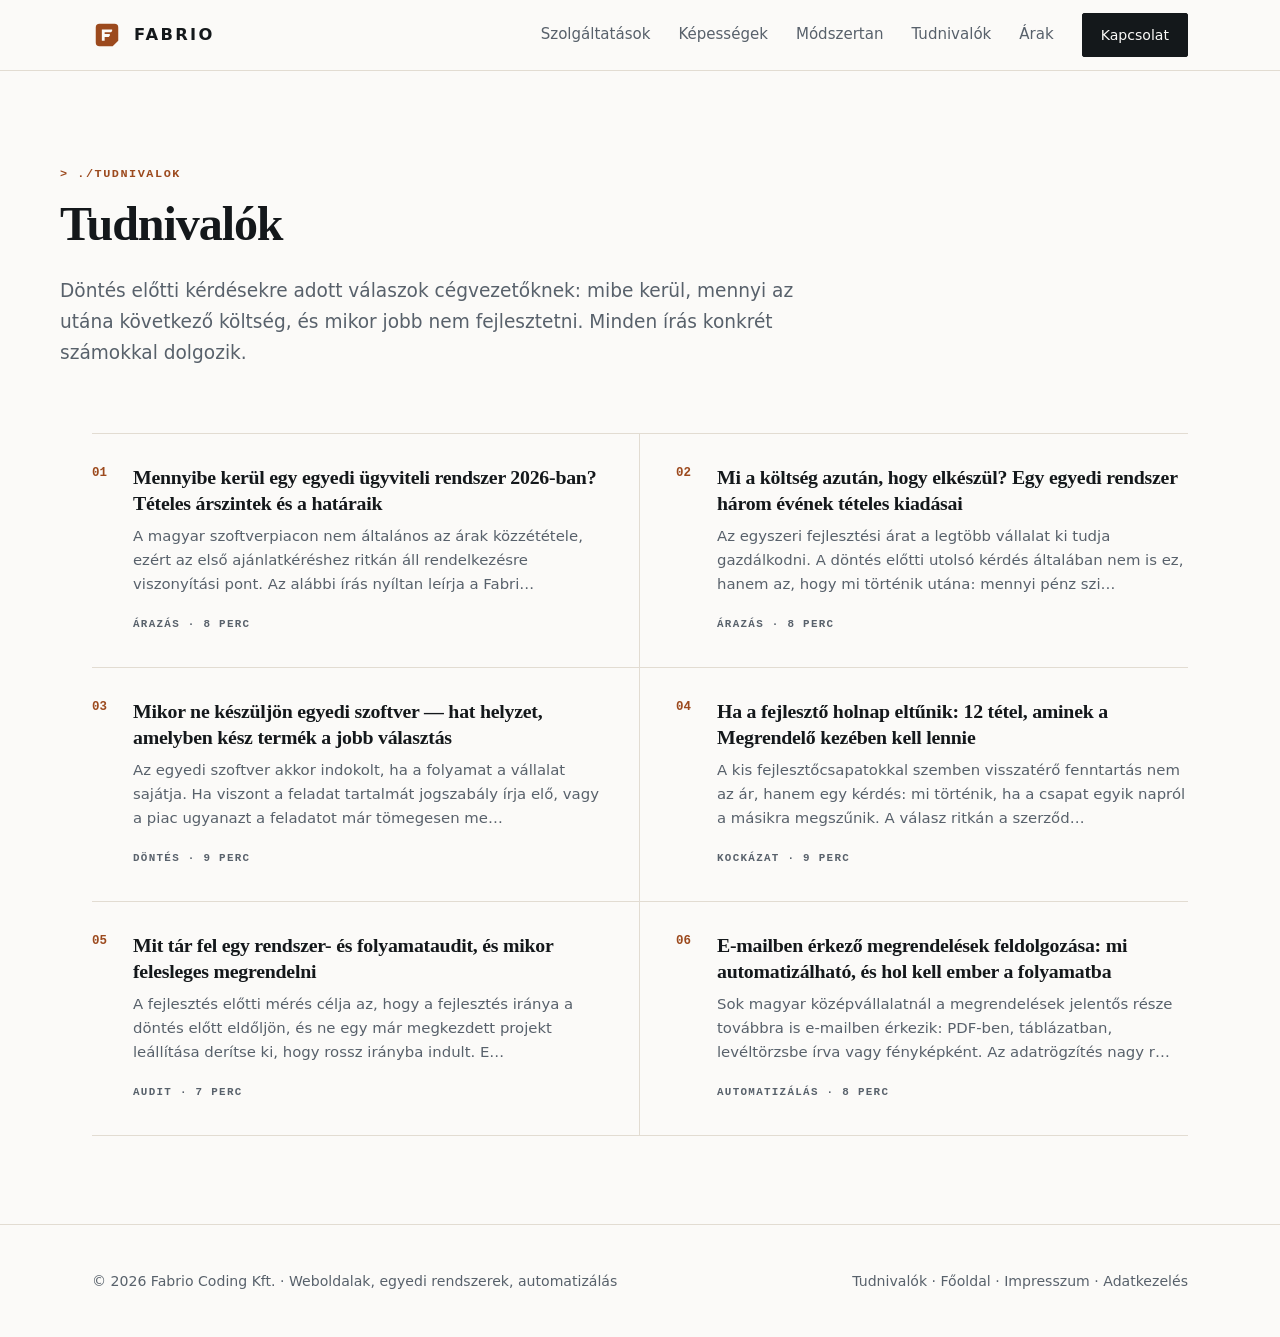
<file: cikkek/index.html>
<!doctype html>
<html lang="hu">
<head>
<script>document.documentElement.className+=' janim';</script>
<meta charset="utf-8">
<meta name="viewport" content="width=device-width, initial-scale=1">
<title>Tudnivalók — Fabrio</title>
<link rel="canonical" href="https://fabrio.hu/cikkek/">
<meta name="description" content="Döntés előtti kérdésekre adott válaszok cégvezetőknek: mibe kerül, mennyi az utána következő költség, és mikor jobb nem fejlesztetni. Minden írás konkrét számokkal dolgozik.">
<meta property="og:type" content="website">
<meta property="og:title" content="Tudnivalók — Fabrio">
<meta property="og:description" content="Döntés előtti kérdésekre adott válaszok cégvezetőknek, konkrét számokkal.">
<meta property="og:locale" content="hu_HU">
<meta property="og:url" content="https://fabrio.hu/cikkek/">
<meta property="og:image" content="https://fabrio.hu/megosztas.png">
<meta property="og:image:width" content="1200">
<meta property="og:image:height" content="630">
<meta name="twitter:card" content="summary_large_image">
<meta name="twitter:image" content="https://fabrio.hu/megosztas.png">
<link rel="stylesheet" href="cikk.css">
<link rel="icon" href="data:image/svg+xml,%3Csvg xmlns='http://www.w3.org/2000/svg' viewBox='0 0 64 64'%3E%3Cpath fill='%239C4A1E' fill-rule='evenodd' d='M16 8H48A8 8 0 0 1 56 16V44L44 56H16A8 8 0 0 1 8 48V16A8 8 0 0 1 16 8ZM21 20H43V23.6L40.6 26H27V30H38V33.6L35.6 36H27V44H21Z'/%3E%3C/svg%3E">
<script type="application/ld+json">
{
  "@context": "https://schema.org",
  "@type": "ItemList",
  "name": "Tudnivalók — szakmai írások",
  "itemListElement": [
    {
      "@type": "ListItem",
      "position": 1,
      "url": "https://fabrio.hu/cikkek/egyedi-rendszer-ara.html",
      "name": "Mennyibe kerül egy egyedi ügyviteli rendszer 2026-ban? Tételes árszintek és a határaik"
    },
    {
      "@type": "ListItem",
      "position": 2,
      "url": "https://fabrio.hu/cikkek/uzemeltetesi-koltseg-tetelesen.html",
      "name": "Mi a költség azután, hogy elkészül? Egy egyedi rendszer három évének tételes kiadásai"
    },
    {
      "@type": "ListItem",
      "position": 3,
      "url": "https://fabrio.hu/cikkek/mikor-ne-keszuljon-egyedi-szoftver.html",
      "name": "Mikor ne készüljön egyedi szoftver — hat helyzet, amelyben kész termék a jobb választás"
    },
    {
      "@type": "ListItem",
      "position": 4,
      "url": "https://fabrio.hu/cikkek/atadando-hozzaferesek-listaja.html",
      "name": "Ha a fejlesztő holnap eltűnik: 12 tétel, aminek a Megrendelő kezében kell lennie"
    },
    {
      "@type": "ListItem",
      "position": 5,
      "url": "https://fabrio.hu/cikkek/rendszer-es-folyamataudit-lepesei.html",
      "name": "Mit tár fel egy rendszer- és folyamataudit, és mikor felesleges megrendelni"
    },
    {
      "@type": "ListItem",
      "position": 6,
      "url": "https://fabrio.hu/cikkek/email-rendelesfeldolgozas-automatizalas.html",
      "name": "E-mailben érkező megrendelések feldolgozása: mi automatizálható, és hol kell ember a folyamatba"
    }
  ]
}
</script>
</head>
<body>
<a class="skip" href="#tartalom">Ugrás a tartalomra</a>
<header class="top">
  <div class="wrap tin">
    <a class="brand" href="../index.html"><svg class="mark" viewBox="0 0 64 64" aria-hidden="true"><path fill="#9C4A1E" fill-rule="evenodd" d="M16 8H48A8 8 0 0 1 56 16V44L44 56H16A8 8 0 0 1 8 48V16A8 8 0 0 1 16 8ZM21 20H43V23.6L40.6 26H27V30H38V33.6L35.6 36H27V44H21Z"/></svg><span class="bname">FABRIO</span></a>
    <button class="menugomb" id="menugomb" type="button"
            aria-expanded="false" aria-controls="fomenu" aria-label="Menü megnyitása">
      <svg class="h" viewBox="0 0 24 24" aria-hidden="true"><path d="M4 7h16M4 12h16M4 17h16"/></svg>
      <svg class="x" viewBox="0 0 24 24" aria-hidden="true"><path d="M6 6l12 12M18 6L6 18"/></svg>
    </button>
    <nav class="navl" id="fomenu">
      <a href="../index.html#szolgaltatasok">Szolgáltatások</a>
      <a href="../index.html#kepessegek">Képességek</a>
      <a href="../index.html#folyamat">Módszertan</a>
      <a href="index.html">Tudnivalók</a>
      <a href="../index.html#arak">Árak</a>
      <a class="btn" href="../index.html#kapcsolat">Kapcsolat</a>
    </nav>
  </div>
</header>
<main id="tartalom">
  <div class="wrap lhead">
    <div class="meta"><span>&gt; ./tudnivalok</span></div>
    <h1>Tudnivalók</h1>
    <p class="lede">Döntés előtti kérdésekre adott válaszok cégvezetőknek: mibe kerül, mennyi az utána következő költség, és mikor jobb nem fejlesztetni. Minden írás konkrét számokkal dolgozik.</p>
  </div>
  <div class="wrap"><div class="lgrid"><a class="lrow" href="egyedi-rendszer-ara.html"><span class="n">01</span><span><h2>Mennyibe kerül egy egyedi ügyviteli rendszer 2026-ban? Tételes árszintek és a határaik</h2><p>A magyar szoftverpiacon nem általános az árak közzététele, ezért az első ajánlatkéréshez ritkán áll rendelkezésre viszonyítási pont. Az alábbi írás nyíltan leírja a Fabri…</p><span class="k">árazás · 8 perc</span></span></a><a class="lrow" href="uzemeltetesi-koltseg-tetelesen.html"><span class="n">02</span><span><h2>Mi a költség azután, hogy elkészül? Egy egyedi rendszer három évének tételes kiadásai</h2><p>Az egyszeri fejlesztési árat a legtöbb vállalat ki tudja gazdálkodni. A döntés előtti utolsó kérdés általában nem is ez, hanem az, hogy mi történik utána: mennyi pénz szi…</p><span class="k">árazás · 8 perc</span></span></a><a class="lrow" href="mikor-ne-keszuljon-egyedi-szoftver.html"><span class="n">03</span><span><h2>Mikor ne készüljön egyedi szoftver — hat helyzet, amelyben kész termék a jobb választás</h2><p>Az egyedi szoftver akkor indokolt, ha a folyamat a vállalat sajátja. Ha viszont a feladat tartalmát jogszabály írja elő, vagy a piac ugyanazt a feladatot már tömegesen me…</p><span class="k">döntés · 9 perc</span></span></a><a class="lrow" href="atadando-hozzaferesek-listaja.html"><span class="n">04</span><span><h2>Ha a fejlesztő holnap eltűnik: 12 tétel, aminek a Megrendelő kezében kell lennie</h2><p>A kis fejlesztőcsapatokkal szemben visszatérő fenntartás nem az ár, hanem egy kérdés: mi történik, ha a csapat egyik napról a másikra megszűnik. A válasz ritkán a szerződ…</p><span class="k">kockázat · 9 perc</span></span></a><a class="lrow" href="rendszer-es-folyamataudit-lepesei.html"><span class="n">05</span><span><h2>Mit tár fel egy rendszer- és folyamataudit, és mikor felesleges megrendelni</h2><p>A fejlesztés előtti mérés célja az, hogy a fejlesztés iránya a döntés előtt eldőljön, és ne egy már megkezdett projekt leállítása derítse ki, hogy rossz irányba indult. E…</p><span class="k">audit · 7 perc</span></span></a><a class="lrow" href="email-rendelesfeldolgozas-automatizalas.html"><span class="n">06</span><span><h2>E-mailben érkező megrendelések feldolgozása: mi automatizálható, és hol kell ember a folyamatba</h2><p>Sok magyar középvállalatnál a megrendelések jelentős része továbbra is e-mailben érkezik: PDF-ben, táblázatban, levéltörzsbe írva vagy fényképként. Az adatrögzítés nagy r…</p><span class="k">automatizálás · 8 perc</span></span></a></div></div>
</main>
<script data-koveto>
/* Hirdetesbol erkezo latogato: a cimsor ?f= es &k= parametere a mailto targyaba es a belso
   hivatkozasokba kerul. A lap NEM tarol semmit, NEM hiv kulso szervert, NEM ir sutit. */
(function(){
  var q=new URLSearchParams(location.search), f=q.get('f'), k=q.get('k');
  document.querySelectorAll('.masol').forEach(function(b){
    b.addEventListener('click',function(){
      var c=b.getAttribute('data-cim'), volt=b.textContent;
      function ok(){ b.textContent='Kimásolva'; setTimeout(function(){ b.textContent=volt; },1800); }
      if(navigator.clipboard&&navigator.clipboard.writeText){ navigator.clipboard.writeText(c).then(ok,function(){ prompt('Másolja ki a címet:',c); }); }
      else { prompt('Másolja ki a címet:',c); }
    });
  });
  if(!f) return;
  var kod='[F-'+f.toUpperCase().replace(/[^A-Z0-9]/g,'')+']'+(k?' – '+k:'');
  var qs='f='+encodeURIComponent(f)+(k?'&k='+encodeURIComponent(k):'');
  document.querySelectorAll('a[href]').forEach(function(a){
    var h=a.getAttribute('href');
    if(h.indexOf('mailto:')===0){ a.setAttribute('href',h.split('?')[0]+'?subject='+encodeURIComponent('Konzultáció kérése '+kod)); return; }
    if(/^(https?:|#|data:|tel:)/.test(h)) return;
    var i=h.indexOf('#'), b=i<0?h:h.slice(0,i), t=i<0?'':h.slice(i);
    if(b.indexOf('?')>=0) return;
    a.setAttribute('href',b+'?'+qs+t);
  });
})();
</script>
<footer>
  <div class="wrap fin">
    <span>© 2026 Fabrio Coding Kft. · Weboldalak, egyedi rendszerek, automatizálás</span>
    <span><a href="index.html">Tudnivalók</a> · <a href="../index.html">Főoldal</a> · <a href="../impresszum.html">Impresszum</a> · <a href="../adatkezeles.html">Adatkezelés</a></span>
  </div>
</footer>
<script>
(function(){
  var g=document.getElementById('menugomb'), n=document.getElementById('fomenu');
  if(!g||!n) return;
  function allit(ny){ n.classList.toggle('nyit',ny); g.setAttribute('aria-expanded',ny?'true':'false');
    g.setAttribute('aria-label',ny?'Menü bezárása':'Menü megnyitása'); }
  g.addEventListener('click',function(e){ e.stopPropagation(); allit(!n.classList.contains('nyit')); });
  n.addEventListener('click',function(e){ if(e.target.closest('a')) allit(false); });
  document.addEventListener('click',function(e){
    if(n.classList.contains('nyit') && !n.contains(e.target) && !g.contains(e.target)) allit(false); });
  document.addEventListener('keydown',function(e){
    if(e.key==='Escape' && n.classList.contains('nyit')){ allit(false); g.focus(); } });
  addEventListener('resize',function(){ if(innerWidth>1020) allit(false); });
})();
</script>
</body>
</html>
</file>
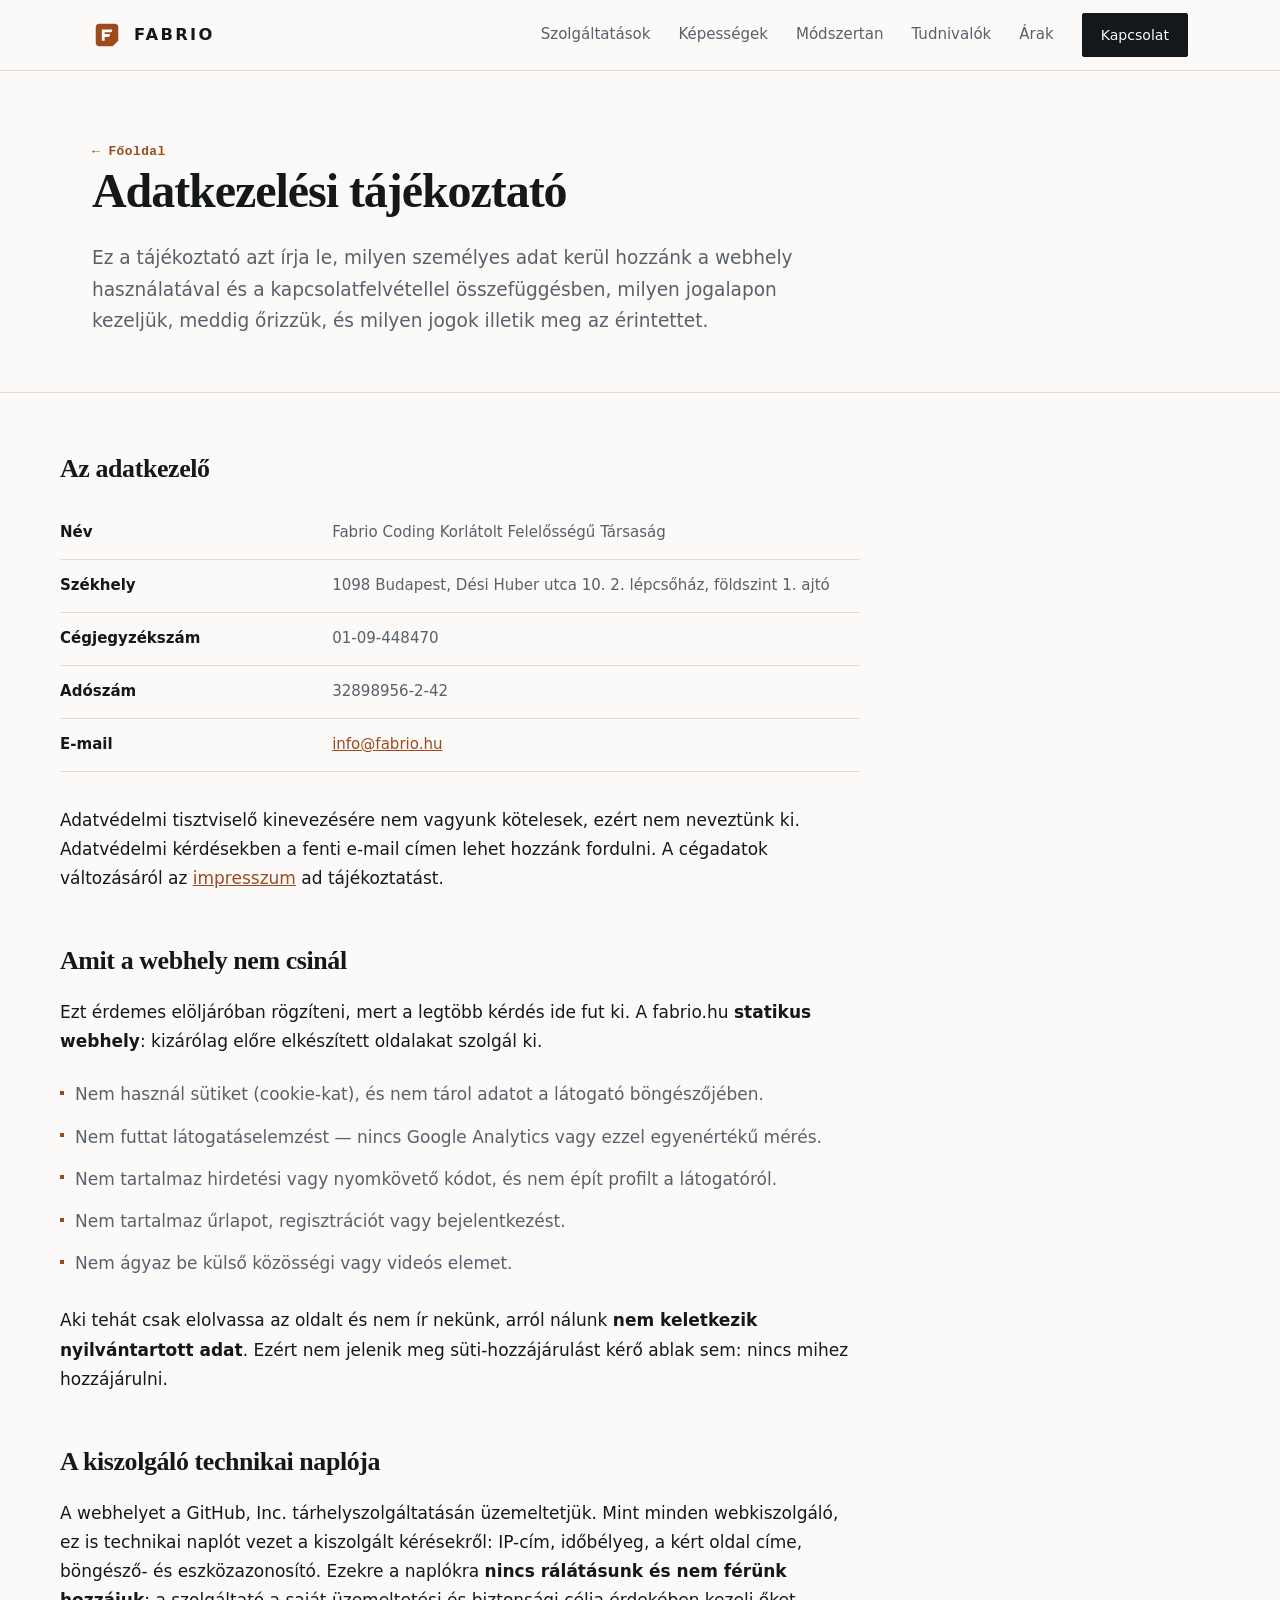
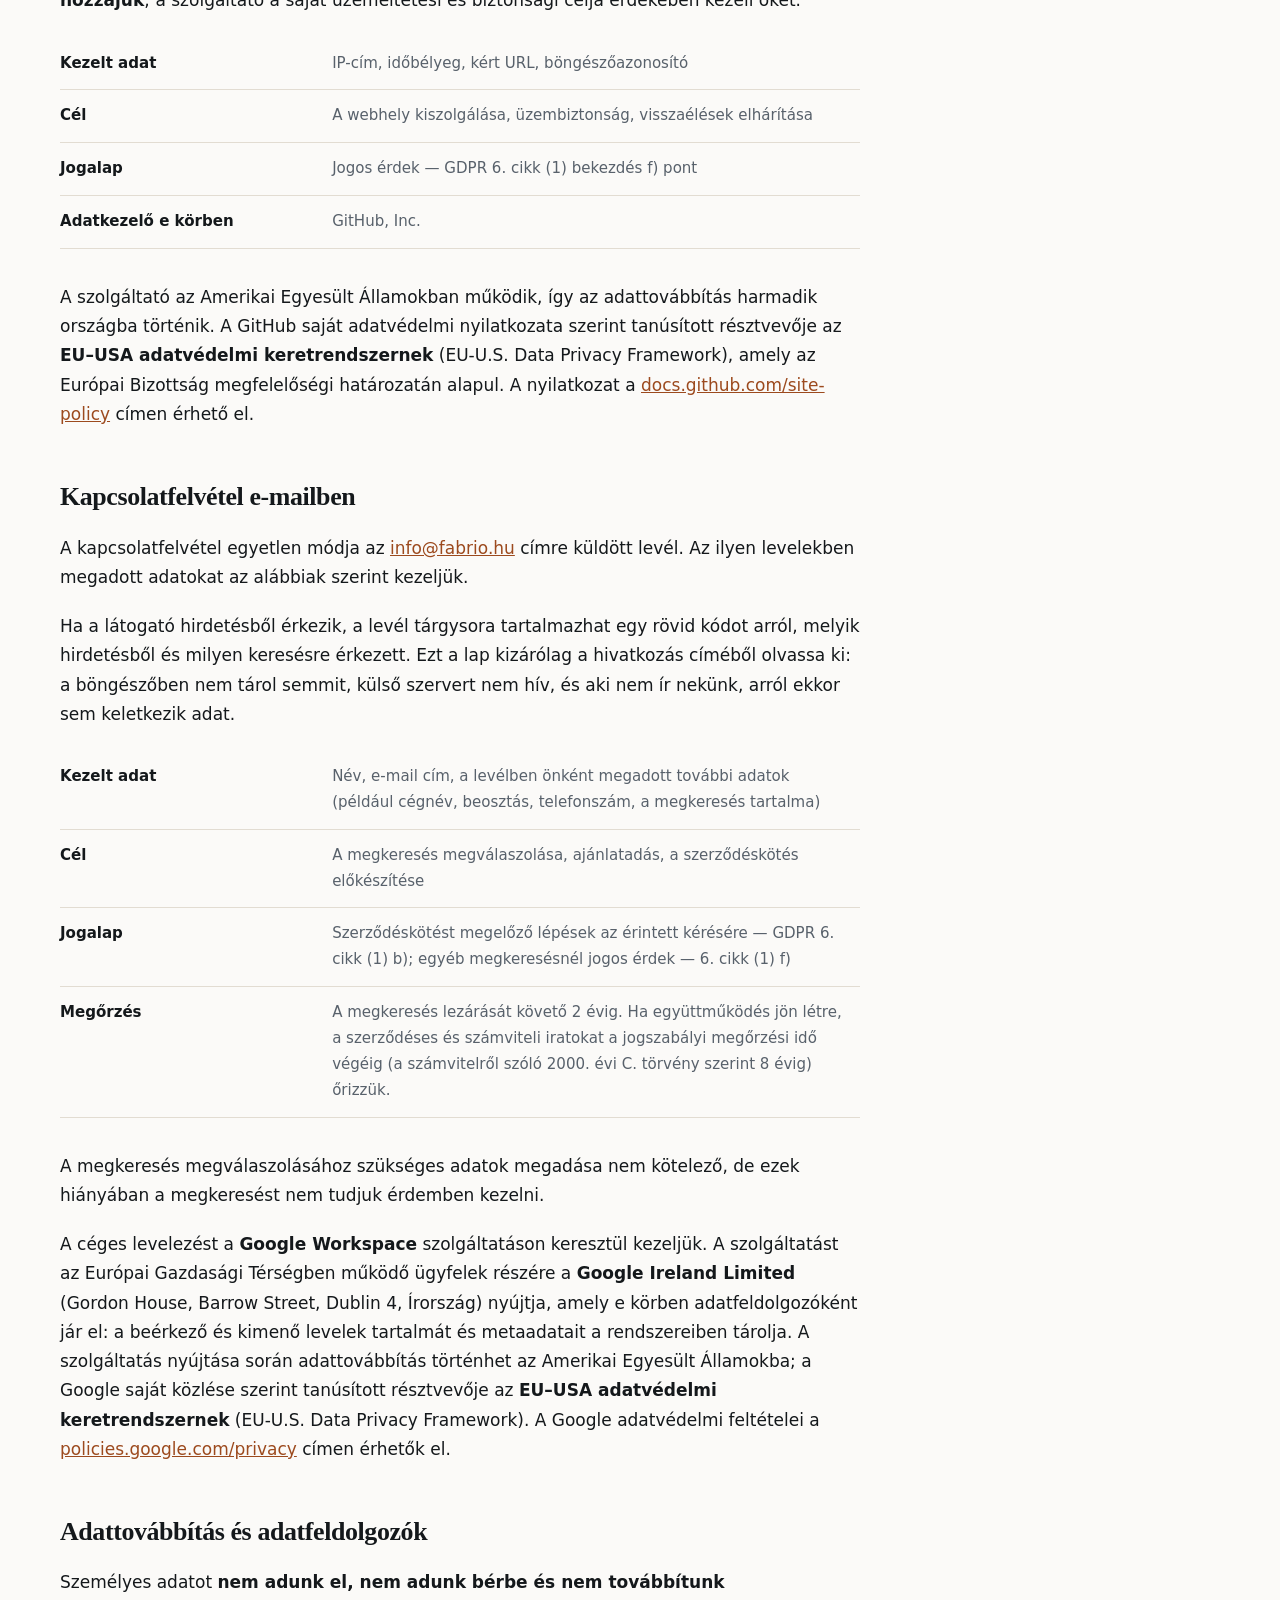
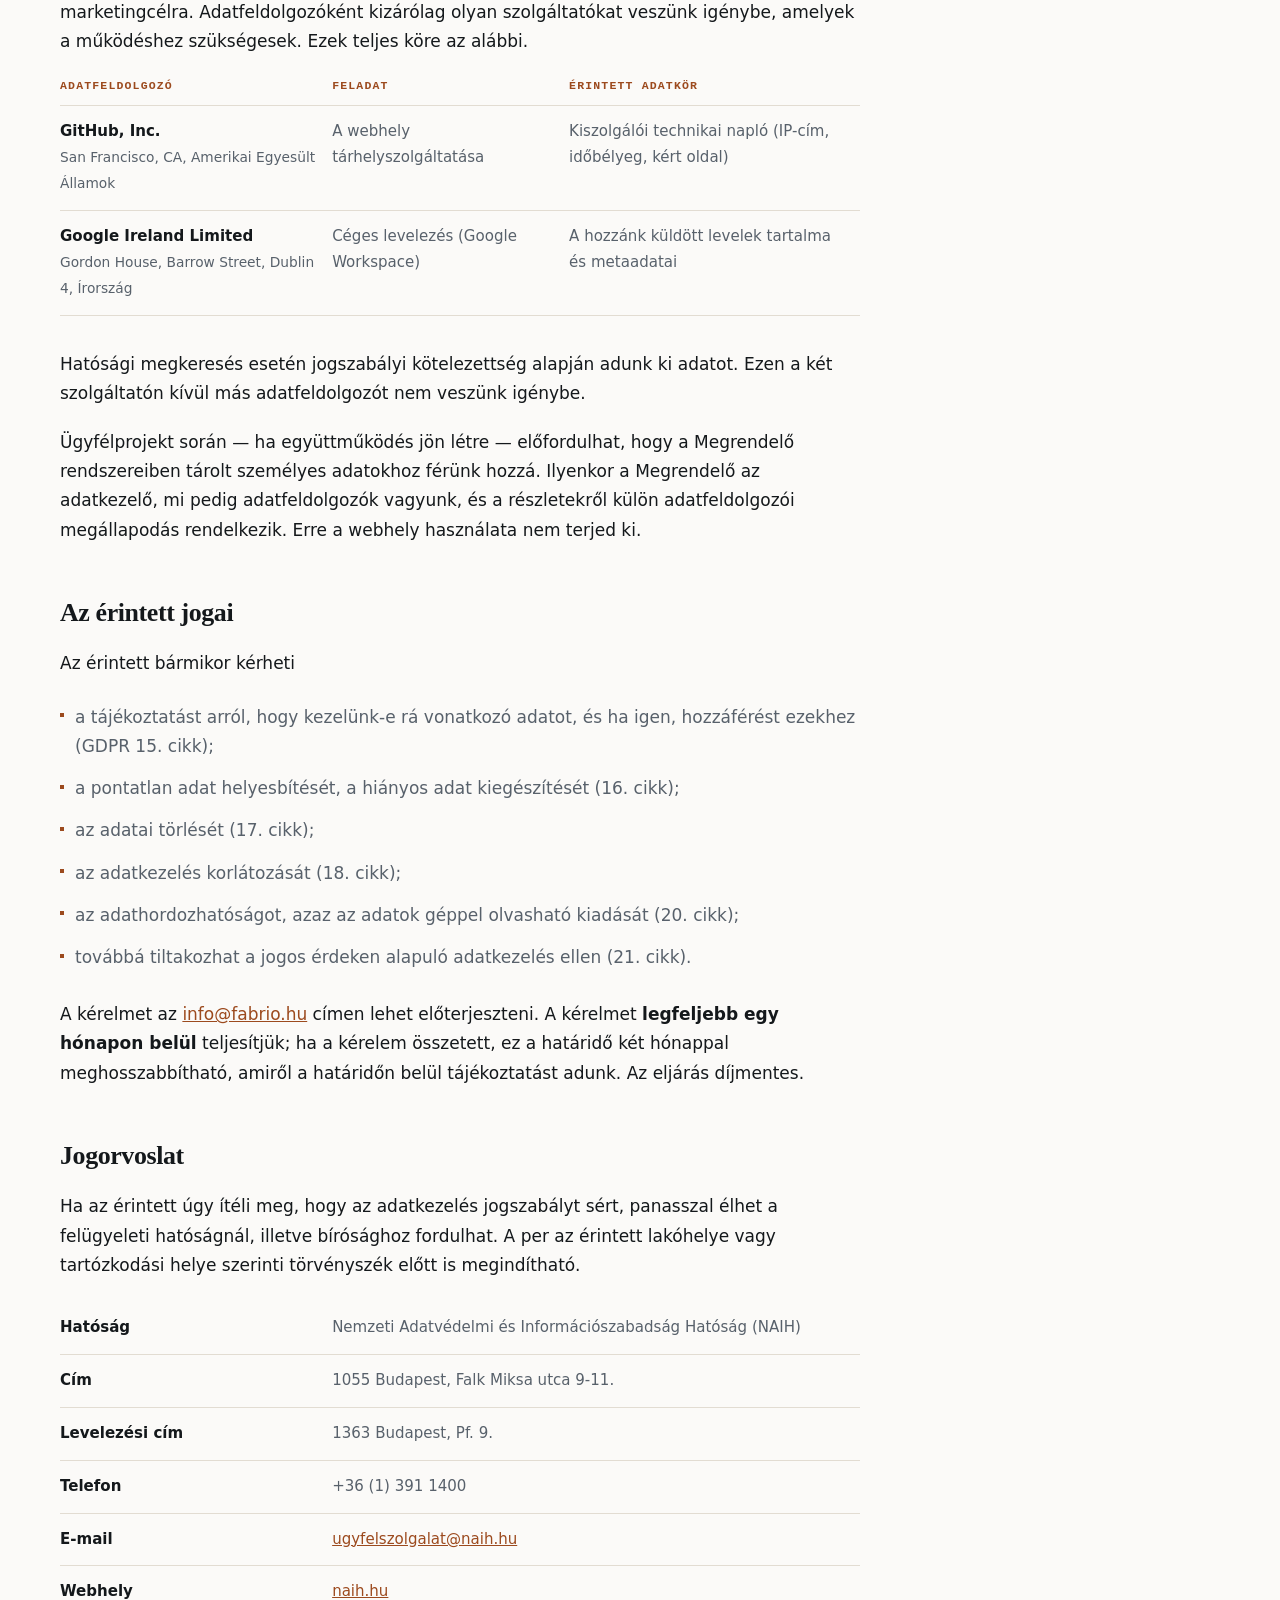
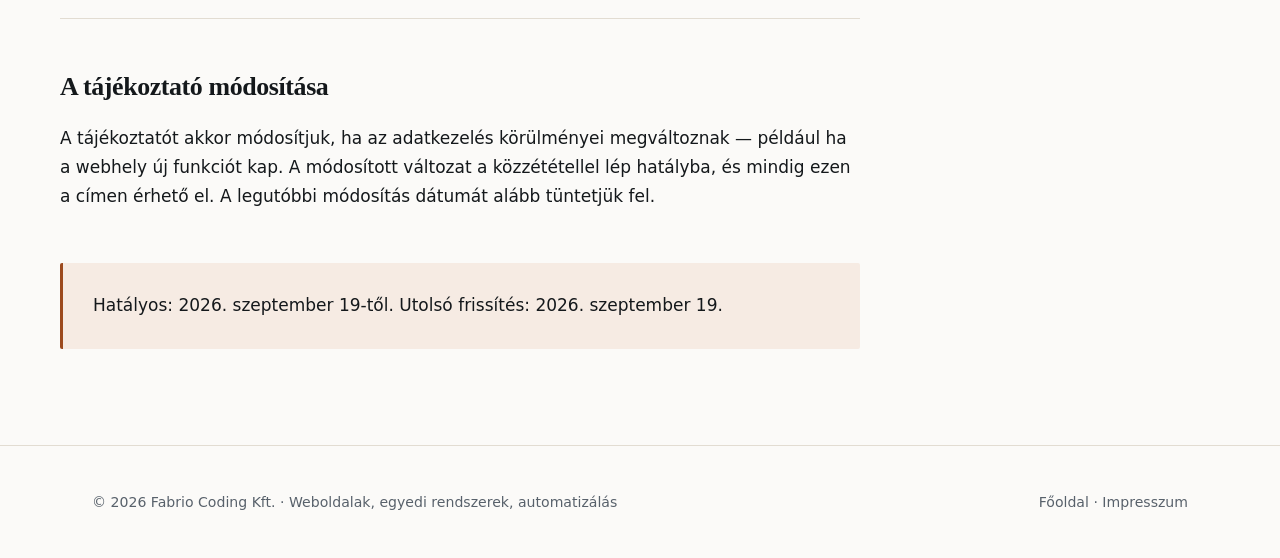
<file: adatkezeles.html>
<!doctype html>
<html lang="hu">
<head>
<script>document.documentElement.className+=' janim';</script>
<meta charset="utf-8">
<meta name="viewport" content="width=device-width, initial-scale=1">
<title>Adatkezelési tájékoztató — Fabrio</title>
<link rel="canonical" href="https://fabrio.hu/adatkezeles.html">
<meta name="description" content="A Fabrio Coding Kft. adatkezelési tájékoztatója: a webhely nem használ sütit és látogatáselemzést; a kezelt adatok köre, jogalapja, megőrzési ideje és az érintetti jogok.">
<meta property="og:type" content="website">
<meta property="og:title" content="Adatkezelési tájékoztató — Fabrio">
<meta property="og:description" content="Mit kezelünk, milyen jogalapon és meddig — és mit nem gyűjt a webhely.">
<meta property="og:locale" content="hu_HU">
<meta property="og:url" content="https://fabrio.hu/adatkezeles.html">
<meta property="og:image" content="https://fabrio.hu/megosztas.png">
<link rel="stylesheet" href="cikkek/cikk.css">
<link rel="icon" href="data:image/svg+xml,%3Csvg xmlns='http://www.w3.org/2000/svg' viewBox='0 0 64 64'%3E%3Cpath fill='%239C4A1E' fill-rule='evenodd' d='M16 8H48A8 8 0 0 1 56 16V44L44 56H16A8 8 0 0 1 8 48V16A8 8 0 0 1 16 8ZM21 20H43V23.6L40.6 26H27V30H38V33.6L35.6 36H27V44H21Z'/%3E%3C/svg%3E">
</head>
<body>
<a class="skip" href="#tartalom">Ugrás a tartalomra</a>
<header class="top">
  <div class="wrap tin">
    <a class="brand" href="index.html"><svg class="mark" viewBox="0 0 64 64" aria-hidden="true"><path fill="#9C4A1E" fill-rule="evenodd" d="M16 8H48A8 8 0 0 1 56 16V44L44 56H16A8 8 0 0 1 8 48V16A8 8 0 0 1 16 8ZM21 20H43V23.6L40.6 26H27V30H38V33.6L35.6 36H27V44H21Z"/></svg><span class="bname">FABRIO</span></a>
    <button class="menugomb" id="menugomb" type="button"
            aria-expanded="false" aria-controls="fomenu" aria-label="Menü megnyitása">
      <svg class="h" viewBox="0 0 24 24" aria-hidden="true"><path d="M4 7h16M4 12h16M4 17h16"/></svg>
      <svg class="x" viewBox="0 0 24 24" aria-hidden="true"><path d="M6 6l12 12M18 6L6 18"/></svg>
    </button>
    <nav class="navl" id="fomenu">
      <a href="index.html#szolgaltatasok">Szolgáltatások</a>
      <a href="index.html#kepessegek">Képességek</a>
      <a href="index.html#folyamat">Módszertan</a>
      <a href="cikkek/index.html">Tudnivalók</a>
      <a href="index.html#arak">Árak</a>
      <a class="btn" href="index.html#kapcsolat">Kapcsolat</a>
    </nav>
  </div>
</header>
<main id="tartalom">
  <div class="chead">
    <div class="wrap">
      <a class="back" href="index.html">&larr; Főoldal</a>
      <h1>Adatkezelési tájékoztató</h1>
      <p class="lede">Ez a tájékoztató azt írja le, milyen személyes adat kerül hozzánk a webhely használatával és a kapcsolatfelvétellel összefüggésben, milyen jogalapon kezeljük, meddig őrizzük, és milyen jogok illetik meg az érintettet.</p>
    </div>
  </div>
  <div class="wrap jogi">
    <article class="art">

      <h2 id="adatkezelo">Az adatkezelő</h2>
      <table>
        <tbody>
          <tr><td>Név</td><td>Fabrio Coding Korlátolt Felelősségű Társaság</td></tr>
          <tr><td>Székhely</td><td>1098 Budapest, Dési Huber utca 10. 2. lépcsőház, földszint 1. ajtó</td></tr>
          <tr><td>Cégjegyzékszám</td><td>01-09-448470</td></tr>
          <tr><td>Adószám</td><td>32898956-2-42</td></tr>
          <tr><td>E-mail</td><td><a href="mailto:info@fabrio.hu">info@fabrio.hu</a></td></tr>
        </tbody>
      </table>
      <p>Adatvédelmi tisztviselő kinevezésére nem vagyunk kötelesek, ezért nem neveztünk ki. Adatvédelmi kérdésekben a fenti e-mail címen lehet hozzánk fordulni. A cégadatok változásáról az <a href="impresszum.html">impresszum</a> ad tájékoztatást.</p>

      <h2 id="mit-nem">Amit a webhely nem csinál</h2>
      <p>Ezt érdemes elöljáróban rögzíteni, mert a legtöbb kérdés ide fut ki. A fabrio.hu <b>statikus webhely</b>: kizárólag előre elkészített oldalakat szolgál ki.</p>
      <ul>
        <li>Nem használ sütiket (cookie-kat), és nem tárol adatot a látogató böngészőjében.</li>
        <li>Nem futtat látogatáselemzést — nincs Google Analytics vagy ezzel egyenértékű mérés.</li>
        <li>Nem tartalmaz hirdetési vagy nyomkövető kódot, és nem épít profilt a látogatóról.</li>
        <li>Nem tartalmaz űrlapot, regisztrációt vagy bejelentkezést.</li>
        <li>Nem ágyaz be külső közösségi vagy videós elemet.</li>
      </ul>
      <p>Aki tehát csak elolvassa az oldalt és nem ír nekünk, arról nálunk <b>nem keletkezik nyilvántartott adat</b>. Ezért nem jelenik meg süti-hozzájárulást kérő ablak sem: nincs mihez hozzájárulni.</p>

      <h2 id="naplo">A kiszolgáló technikai naplója</h2>
      <p>A webhelyet a GitHub, Inc. tárhelyszolgáltatásán üzemeltetjük. Mint minden webkiszolgáló, ez is technikai naplót vezet a kiszolgált kérésekről: IP-cím, időbélyeg, a kért oldal címe, böngésző- és eszközazonosító. Ezekre a naplókra <b>nincs rálátásunk és nem férünk hozzájuk</b>; a szolgáltató a saját üzemeltetési és biztonsági célja érdekében kezeli őket.</p>
      <table>
        <tbody>
          <tr><td>Kezelt adat</td><td>IP-cím, időbélyeg, kért URL, böngészőazonosító</td></tr>
          <tr><td>Cél</td><td>A webhely kiszolgálása, üzembiztonság, visszaélések elhárítása</td></tr>
          <tr><td>Jogalap</td><td>Jogos érdek — GDPR 6. cikk (1) bekezdés f) pont</td></tr>
          <tr><td>Adatkezelő e körben</td><td>GitHub, Inc.</td></tr>
        </tbody>
      </table>
      <p>A szolgáltató az Amerikai Egyesült Államokban működik, így az adattovábbítás harmadik országba történik. A GitHub saját adatvédelmi nyilatkozata szerint tanúsított résztvevője az <b>EU–USA adatvédelmi keretrendszernek</b> (EU-U.S. Data Privacy Framework), amely az Európai Bizottság megfelelőségi határozatán alapul. A nyilatkozat a <a href="https://docs.github.com/site-policy" rel="noopener">docs.github.com/site-policy</a> címen érhető el.</p>

      <h2 id="email">Kapcsolatfelvétel e-mailben</h2>
      <p>A kapcsolatfelvétel egyetlen módja az <a href="mailto:info@fabrio.hu">info@fabrio.hu</a> címre küldött levél. Az ilyen levelekben megadott adatokat az alábbiak szerint kezeljük.</p>
      <p>Ha a látogató hirdetésből érkezik, a levél tárgysora tartalmazhat egy rövid kódot arról, melyik hirdetésből és milyen keresésre érkezett. Ezt a lap kizárólag a hivatkozás címéből olvassa ki: a böngészőben nem tárol semmit, külső szervert nem hív, és aki nem ír nekünk, arról ekkor sem keletkezik adat.</p>
      <table>
        <tbody>
          <tr><td>Kezelt adat</td><td>Név, e-mail cím, a levélben önként megadott további adatok (például cégnév, beosztás, telefonszám, a megkeresés tartalma)</td></tr>
          <tr><td>Cél</td><td>A megkeresés megválaszolása, ajánlatadás, a szerződéskötés előkészítése</td></tr>
          <tr><td>Jogalap</td><td>Szerződéskötést megelőző lépések az érintett kérésére — GDPR 6. cikk (1) b); egyéb megkeresésnél jogos érdek — 6. cikk (1) f)</td></tr>
          <tr><td>Megőrzés</td><td>A megkeresés lezárását követő 2 évig. Ha együttműködés jön létre, a szerződéses és számviteli iratokat a jogszabályi megőrzési idő végéig (a számvitelről szóló 2000. évi C. törvény szerint 8 évig) őrizzük.</td></tr>
        </tbody>
      </table>
      <p>A megkeresés megválaszolásához szükséges adatok megadása nem kötelező, de ezek hiányában a megkeresést nem tudjuk érdemben kezelni.</p>
      <p>A céges levelezést a <b>Google Workspace</b> szolgáltatáson keresztül kezeljük. A szolgáltatást az Európai Gazdasági Térségben működő ügyfelek részére a <b>Google Ireland Limited</b> (Gordon House, Barrow Street, Dublin 4, Írország) nyújtja, amely e körben adatfeldolgozóként jár el: a beérkező és kimenő levelek tartalmát és metaadatait a rendszereiben tárolja. A szolgáltatás nyújtása során adattovábbítás történhet az Amerikai Egyesült Államokba; a Google saját közlése szerint tanúsított résztvevője az <b>EU–USA adatvédelmi keretrendszernek</b> (EU-U.S. Data Privacy Framework). A Google adatvédelmi feltételei a <a href="https://policies.google.com/privacy" rel="noopener">policies.google.com/privacy</a> címen érhetők el.</p>

      <h2 id="atadas">Adattovábbítás és adatfeldolgozók</h2>
      <p>Személyes adatot <b>nem adunk el, nem adunk bérbe és nem továbbítunk</b> marketingcélra. Adatfeldolgozóként kizárólag olyan szolgáltatókat veszünk igénybe, amelyek a működéshez szükségesek. Ezek teljes köre az alábbi.</p>
      <table class="feld">
        <thead><tr><th scope="col">Adatfeldolgozó</th><th scope="col">Feladat</th><th scope="col">Érintett adatkör</th></tr></thead>
        <tbody>
          <tr><td>GitHub, Inc.<br><span class="halk">San Francisco, CA, Amerikai Egyesült Államok</span></td><td>A webhely tárhelyszolgáltatása</td><td>Kiszolgálói technikai napló (IP-cím, időbélyeg, kért oldal)</td></tr>
          <tr><td>Google Ireland Limited<br><span class="halk">Gordon House, Barrow Street, Dublin 4, Írország</span></td><td>Céges levelezés (Google Workspace)</td><td>A hozzánk küldött levelek tartalma és metaadatai</td></tr>
        </tbody>
      </table>
      <p>Hatósági megkeresés esetén jogszabályi kötelezettség alapján adunk ki adatot. Ezen a két szolgáltatón kívül más adatfeldolgozót nem veszünk igénybe.</p>
      <p>Ügyfélprojekt során — ha együttműködés jön létre — előfordulhat, hogy a Megrendelő rendszereiben tárolt személyes adatokhoz férünk hozzá. Ilyenkor a Megrendelő az adatkezelő, mi pedig adatfeldolgozók vagyunk, és a részletekről külön adatfeldolgozói megállapodás rendelkezik. Erre a webhely használata nem terjed ki.</p>

      <h2 id="jogok">Az érintett jogai</h2>
      <p>Az érintett bármikor kérheti</p>
      <ul>
        <li>a tájékoztatást arról, hogy kezelünk-e rá vonatkozó adatot, és ha igen, hozzáférést ezekhez (GDPR 15. cikk);</li>
        <li>a pontatlan adat helyesbítését, a hiányos adat kiegészítését (16. cikk);</li>
        <li>az adatai törlését (17. cikk);</li>
        <li>az adatkezelés korlátozását (18. cikk);</li>
        <li>az adathordozhatóságot, azaz az adatok géppel olvasható kiadását (20. cikk);</li>
        <li>továbbá tiltakozhat a jogos érdeken alapuló adatkezelés ellen (21. cikk).</li>
      </ul>
      <p>A kérelmet az <a href="mailto:info@fabrio.hu">info@fabrio.hu</a> címen lehet előterjeszteni. A kérelmet <b>legfeljebb egy hónapon belül</b> teljesítjük; ha a kérelem összetett, ez a határidő két hónappal meghosszabbítható, amiről a határidőn belül tájékoztatást adunk. Az eljárás díjmentes.</p>

      <h2 id="jogorvoslat">Jogorvoslat</h2>
      <p>Ha az érintett úgy ítéli meg, hogy az adatkezelés jogszabályt sért, panasszal élhet a felügyeleti hatóságnál, illetve bírósághoz fordulhat. A per az érintett lakóhelye vagy tartózkodási helye szerinti törvényszék előtt is megindítható.</p>
      <table>
        <tbody>
          <tr><td>Hatóság</td><td>Nemzeti Adatvédelmi és Információszabadság Hatóság (NAIH)</td></tr>
          <tr><td>Cím</td><td>1055 Budapest, Falk Miksa utca 9-11.</td></tr>
          <tr><td>Levelezési cím</td><td>1363 Budapest, Pf. 9.</td></tr>
          <tr><td>Telefon</td><td>+36 (1) 391 1400</td></tr>
          <tr><td>E-mail</td><td><a href="mailto:ugyfelszolgalat@naih.hu">ugyfelszolgalat@naih.hu</a></td></tr>
          <tr><td>Webhely</td><td><a href="https://naih.hu" rel="noopener">naih.hu</a></td></tr>
        </tbody>
      </table>

      <h2 id="valtozas">A tájékoztató módosítása</h2>
      <p>A tájékoztatót akkor módosítjuk, ha az adatkezelés körülményei megváltoznak — például ha a webhely új funkciót kap. A módosított változat a közzététellel lép hatályba, és mindig ezen a címen érhető el. A legutóbbi módosítás dátumát alább tüntetjük fel.</p>

      <div class="zar"><p>Hatályos: 2026. szeptember 19-től. Utolsó frissítés: 2026. szeptember 19.</p></div>

    </article>
  </div>
</main>
<footer>
  <div class="wrap fin">
    <span>© 2026 Fabrio Coding Kft. · Weboldalak, egyedi rendszerek, automatizálás</span>
    <span><a href="index.html">Főoldal</a> · <a href="impresszum.html">Impresszum</a></span>
  </div>
</footer>
<script>
(function(){
  var g=document.getElementById('menugomb'), n=document.getElementById('fomenu');
  if(!g||!n) return;
  function allit(nyitva){
    n.classList.toggle('nyit', nyitva);
    g.setAttribute('aria-expanded', nyitva ? 'true' : 'false');
    g.setAttribute('aria-label', nyitva ? 'Menü bezárása' : 'Menü megnyitása');
  }
  g.addEventListener('click', function(e){ e.stopPropagation(); allit(!n.classList.contains('nyit')); });
  document.addEventListener('click', function(e){ if(n.classList.contains('nyit') && !n.contains(e.target) && e.target!==g) allit(false); });
  document.addEventListener('keydown', function(e){ if(e.key==='Escape' && n.classList.contains('nyit')){ allit(false); g.focus(); } });
  n.addEventListener('click', function(e){ if(e.target.tagName==='A') allit(false); });
  window.addEventListener('resize', function(){ if(window.innerWidth>1020) allit(false); });
})();
</script>
</body>
</html>
</file>
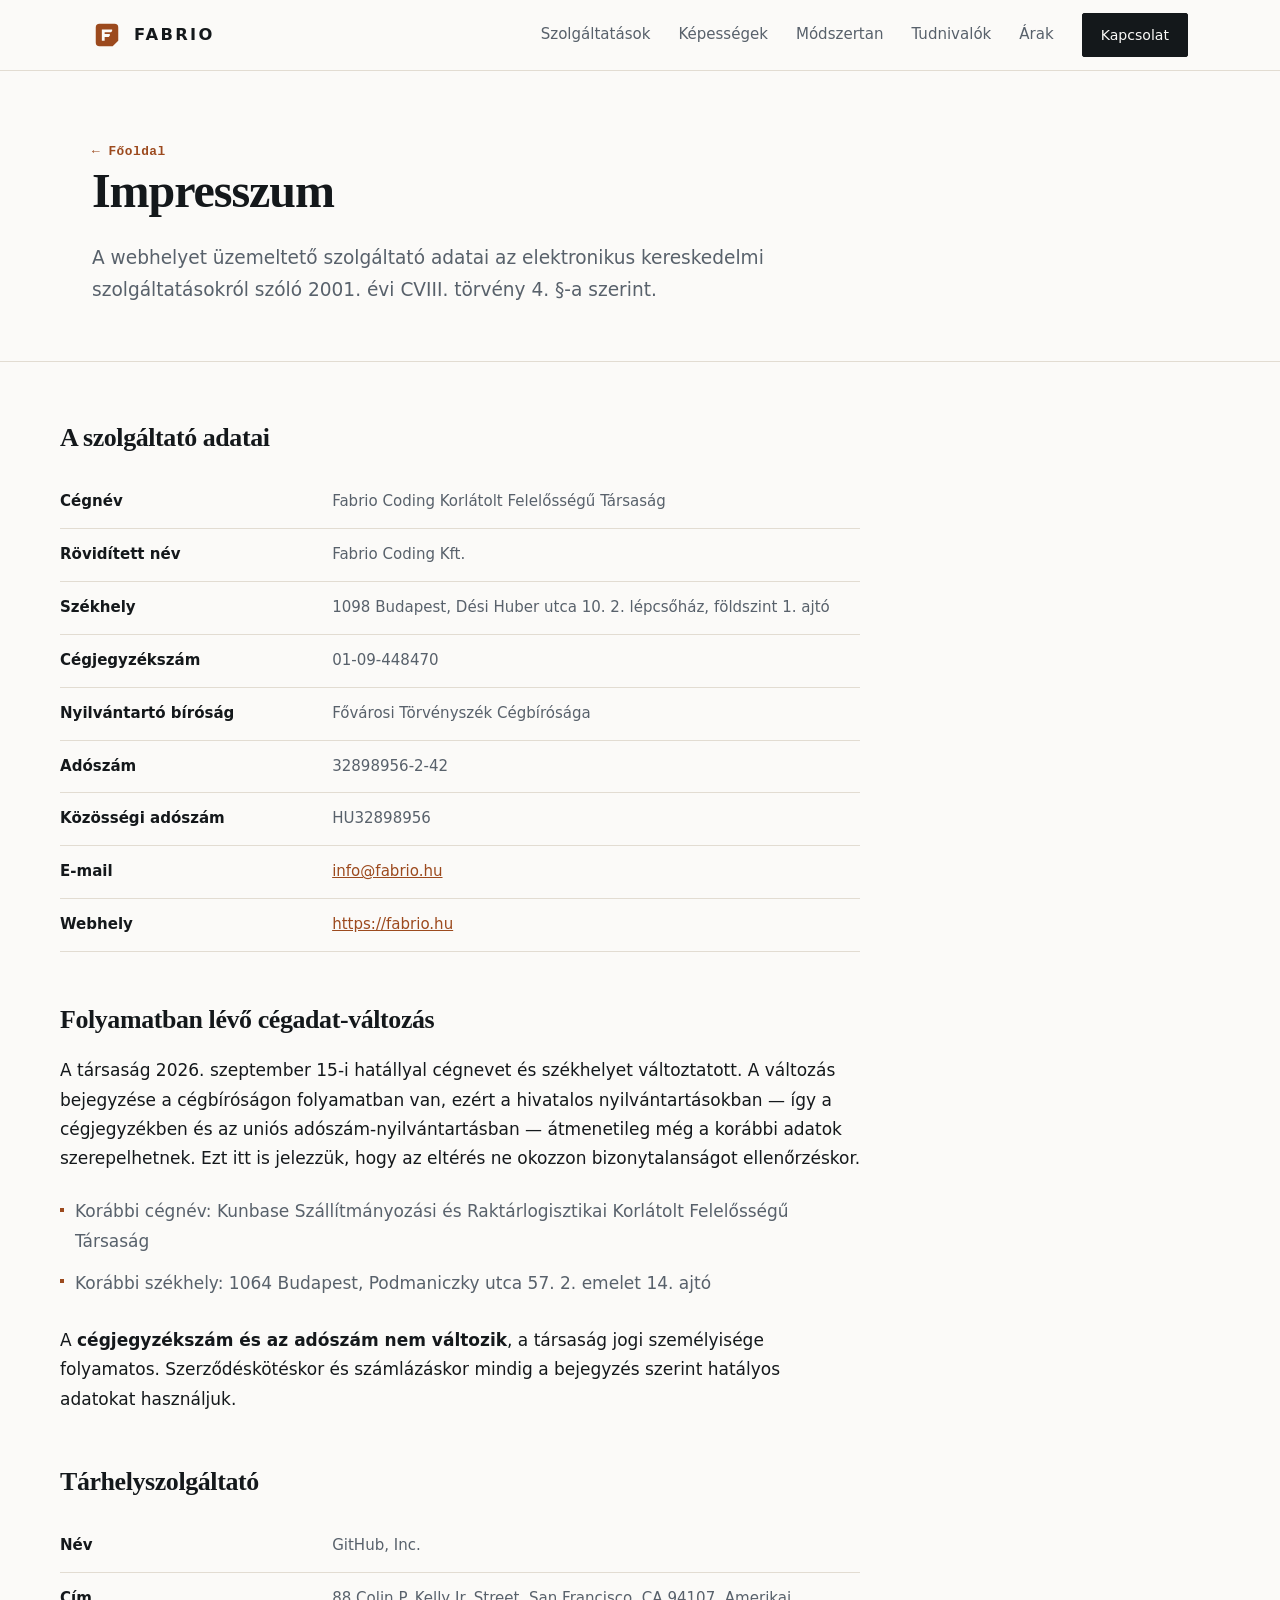
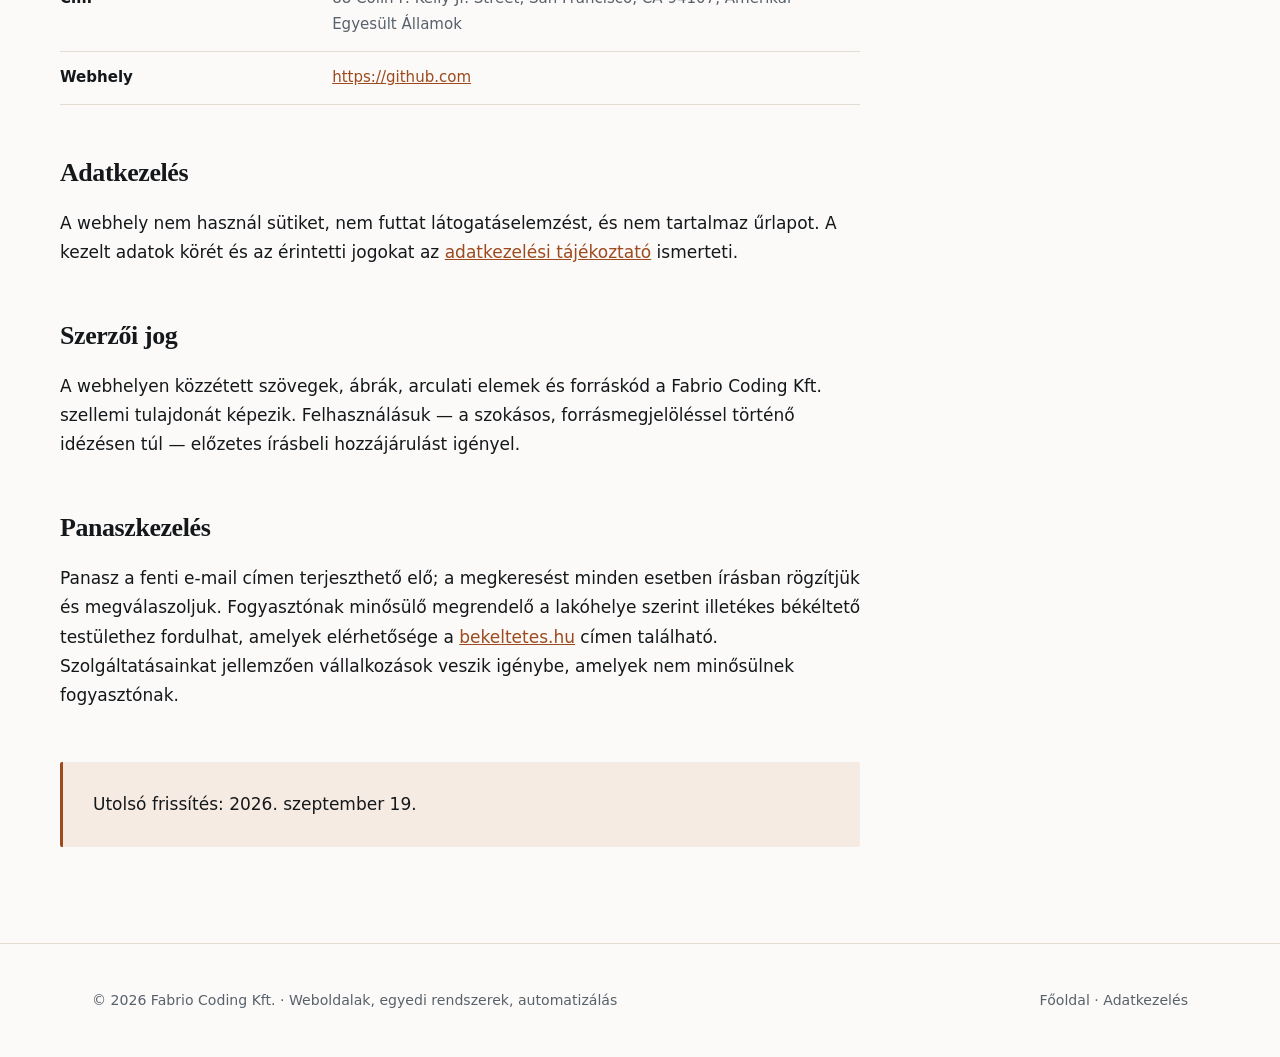
<file: impresszum.html>
<!doctype html>
<html lang="hu">
<head>
<script>document.documentElement.className+=' janim';</script>
<meta charset="utf-8">
<meta name="viewport" content="width=device-width, initial-scale=1">
<title>Impresszum — Fabrio</title>
<link rel="canonical" href="https://fabrio.hu/impresszum.html">
<meta name="description" content="A Fabrio Coding Kft. szolgáltatói adatai: cégnév, székhely, cégjegyzékszám, adószám, elérhetőség és tárhelyszolgáltató.">
<meta property="og:type" content="website">
<meta property="og:title" content="Impresszum — Fabrio">
<meta property="og:description" content="A Fabrio Coding Kft. szolgáltatói adatai.">
<meta property="og:locale" content="hu_HU">
<meta property="og:url" content="https://fabrio.hu/impresszum.html">
<meta property="og:image" content="https://fabrio.hu/megosztas.png">
<link rel="stylesheet" href="cikkek/cikk.css">
<link rel="icon" href="data:image/svg+xml,%3Csvg xmlns='http://www.w3.org/2000/svg' viewBox='0 0 64 64'%3E%3Cpath fill='%239C4A1E' fill-rule='evenodd' d='M16 8H48A8 8 0 0 1 56 16V44L44 56H16A8 8 0 0 1 8 48V16A8 8 0 0 1 16 8ZM21 20H43V23.6L40.6 26H27V30H38V33.6L35.6 36H27V44H21Z'/%3E%3C/svg%3E">
</head>
<body>
<a class="skip" href="#tartalom">Ugrás a tartalomra</a>
<header class="top">
  <div class="wrap tin">
    <a class="brand" href="index.html"><svg class="mark" viewBox="0 0 64 64" aria-hidden="true"><path fill="#9C4A1E" fill-rule="evenodd" d="M16 8H48A8 8 0 0 1 56 16V44L44 56H16A8 8 0 0 1 8 48V16A8 8 0 0 1 16 8ZM21 20H43V23.6L40.6 26H27V30H38V33.6L35.6 36H27V44H21Z"/></svg><span class="bname">FABRIO</span></a>
    <button class="menugomb" id="menugomb" type="button"
            aria-expanded="false" aria-controls="fomenu" aria-label="Menü megnyitása">
      <svg class="h" viewBox="0 0 24 24" aria-hidden="true"><path d="M4 7h16M4 12h16M4 17h16"/></svg>
      <svg class="x" viewBox="0 0 24 24" aria-hidden="true"><path d="M6 6l12 12M18 6L6 18"/></svg>
    </button>
    <nav class="navl" id="fomenu">
      <a href="index.html#szolgaltatasok">Szolgáltatások</a>
      <a href="index.html#kepessegek">Képességek</a>
      <a href="index.html#folyamat">Módszertan</a>
      <a href="cikkek/index.html">Tudnivalók</a>
      <a href="index.html#arak">Árak</a>
      <a class="btn" href="index.html#kapcsolat">Kapcsolat</a>
    </nav>
  </div>
</header>
<main id="tartalom">
  <div class="chead">
    <div class="wrap">
      <a class="back" href="index.html">&larr; Főoldal</a>
      <h1>Impresszum</h1>
      <p class="lede">A webhelyet üzemeltető szolgáltató adatai az elektronikus kereskedelmi szolgáltatásokról szóló 2001. évi CVIII. törvény 4. §-a szerint.</p>
    </div>
  </div>
  <div class="wrap jogi">
    <article class="art">

      <h2 id="szolgaltato">A szolgáltató adatai</h2>
      <table>
        <tbody>
          <tr><td>Cégnév</td><td>Fabrio Coding Korlátolt Felelősségű Társaság</td></tr>
          <tr><td>Rövidített név</td><td>Fabrio Coding Kft.</td></tr>
          <tr><td>Székhely</td><td>1098 Budapest, Dési Huber utca 10. 2. lépcsőház, földszint 1. ajtó</td></tr>
          <tr><td>Cégjegyzékszám</td><td>01-09-448470</td></tr>
          <tr><td>Nyilvántartó bíróság</td><td>Fővárosi Törvényszék Cégbírósága</td></tr>
          <tr><td>Adószám</td><td>32898956-2-42</td></tr>
          <tr><td>Közösségi adószám</td><td>HU32898956</td></tr>
          <tr><td>E-mail</td><td><a href="mailto:info@fabrio.hu">info@fabrio.hu</a></td></tr>
          <tr><td>Webhely</td><td><a href="https://fabrio.hu">https://fabrio.hu</a></td></tr>
        </tbody>
      </table>

      <h2 id="valtozas">Folyamatban lévő cégadat-változás</h2>
      <p>A társaság 2026. szeptember 15-i hatállyal cégnevet és székhelyet változtatott. A változás bejegyzése a cégbíróságon folyamatban van, ezért a hivatalos nyilvántartásokban — így a cégjegyzékben és az uniós adószám-nyilvántartásban — átmenetileg még a korábbi adatok szerepelhetnek. Ezt itt is jelezzük, hogy az eltérés ne okozzon bizonytalanságot ellenőrzéskor.</p>
      <ul>
        <li>Korábbi cégnév: Kunbase Szállítmányozási és Raktárlogisztikai Korlátolt Felelősségű Társaság</li>
        <li>Korábbi székhely: 1064 Budapest, Podmaniczky utca 57. 2. emelet 14. ajtó</li>
      </ul>
      <p>A <b>cégjegyzékszám és az adószám nem változik</b>, a társaság jogi személyisége folyamatos. Szerződéskötéskor és számlázáskor mindig a bejegyzés szerint hatályos adatokat használjuk.</p>

      <h2 id="tarhely">Tárhelyszolgáltató</h2>
      <table>
        <tbody>
          <tr><td>Név</td><td>GitHub, Inc.</td></tr>
          <tr><td>Cím</td><td>88 Colin P. Kelly Jr. Street, San Francisco, CA 94107, Amerikai Egyesült Államok</td></tr>
          <tr><td>Webhely</td><td><a href="https://github.com" rel="noopener">https://github.com</a></td></tr>
        </tbody>
      </table>

      <h2 id="adatkezeles">Adatkezelés</h2>
      <p>A webhely nem használ sütiket, nem futtat látogatáselemzést, és nem tartalmaz űrlapot. A kezelt adatok körét és az érintetti jogokat az <a href="adatkezeles.html">adatkezelési tájékoztató</a> ismerteti.</p>

      <h2 id="szerzoi-jog">Szerzői jog</h2>
      <p>A webhelyen közzétett szövegek, ábrák, arculati elemek és forráskód a Fabrio Coding Kft. szellemi tulajdonát képezik. Felhasználásuk — a szokásos, forrásmegjelöléssel történő idézésen túl — előzetes írásbeli hozzájárulást igényel.</p>

      <h2 id="panasz">Panaszkezelés</h2>
      <p>Panasz a fenti e-mail címen terjeszthető elő; a megkeresést minden esetben írásban rögzítjük és megválaszoljuk. Fogyasztónak minősülő megrendelő a lakóhelye szerint illetékes békéltető testülethez fordulhat, amelyek elérhetősége a <a href="https://bekeltetes.hu" rel="noopener">bekeltetes.hu</a> címen található. Szolgáltatásainkat jellemzően vállalkozások veszik igénybe, amelyek nem minősülnek fogyasztónak.</p>

      <div class="zar"><p>Utolsó frissítés: 2026. szeptember 19.</p></div>

    </article>
  </div>
</main>
<footer>
  <div class="wrap fin">
    <span>© 2026 Fabrio Coding Kft. · Weboldalak, egyedi rendszerek, automatizálás</span>
    <span><a href="index.html">Főoldal</a> · <a href="adatkezeles.html">Adatkezelés</a></span>
  </div>
</footer>
<script>
(function(){
  var g=document.getElementById('menugomb'), n=document.getElementById('fomenu');
  if(!g||!n) return;
  function allit(nyitva){
    n.classList.toggle('nyit', nyitva);
    g.setAttribute('aria-expanded', nyitva ? 'true' : 'false');
    g.setAttribute('aria-label', nyitva ? 'Menü bezárása' : 'Menü megnyitása');
  }
  g.addEventListener('click', function(e){ e.stopPropagation(); allit(!n.classList.contains('nyit')); });
  document.addEventListener('click', function(e){ if(n.classList.contains('nyit') && !n.contains(e.target) && e.target!==g) allit(false); });
  document.addEventListener('keydown', function(e){ if(e.key==='Escape' && n.classList.contains('nyit')){ allit(false); g.focus(); } });
  n.addEventListener('click', function(e){ if(e.target.tagName==='A') allit(false); });
  window.addEventListener('resize', function(){ if(window.innerWidth>1020) allit(false); });
})();
</script>
</body>
</html>
</file>
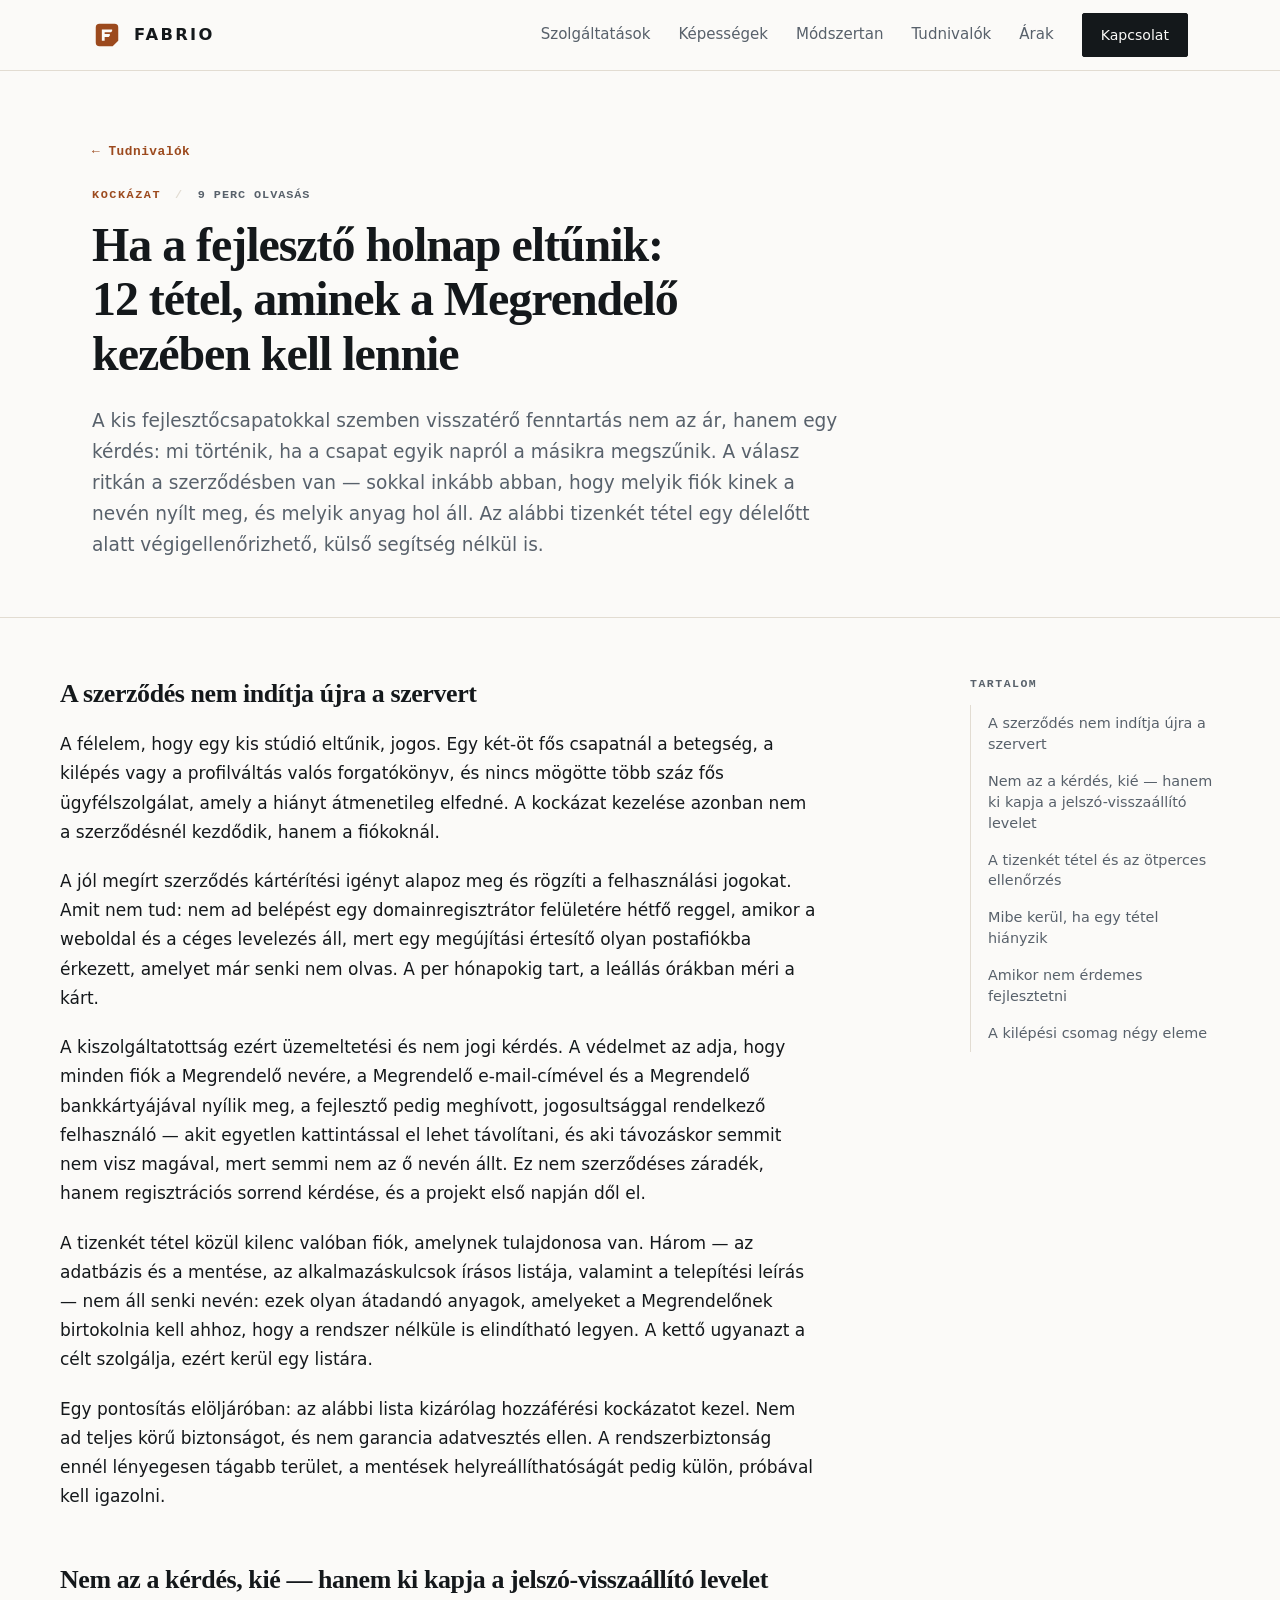
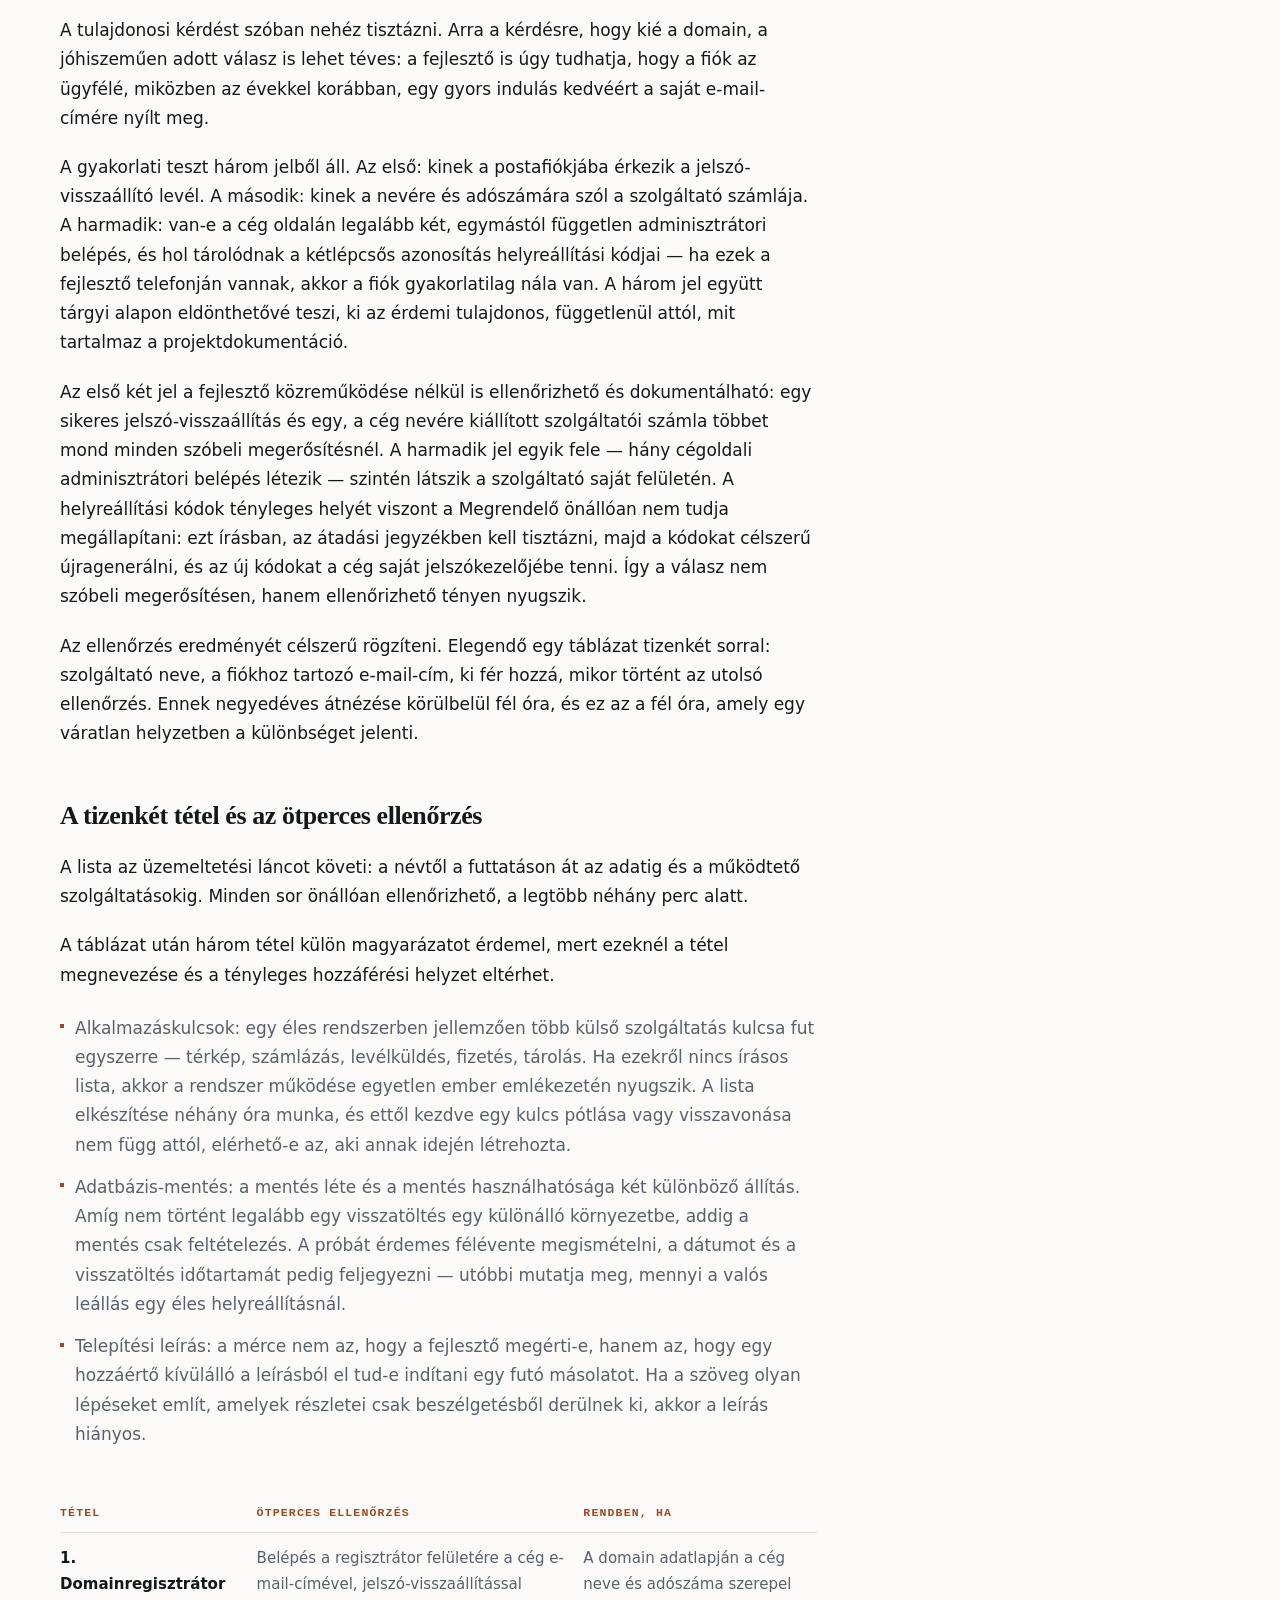
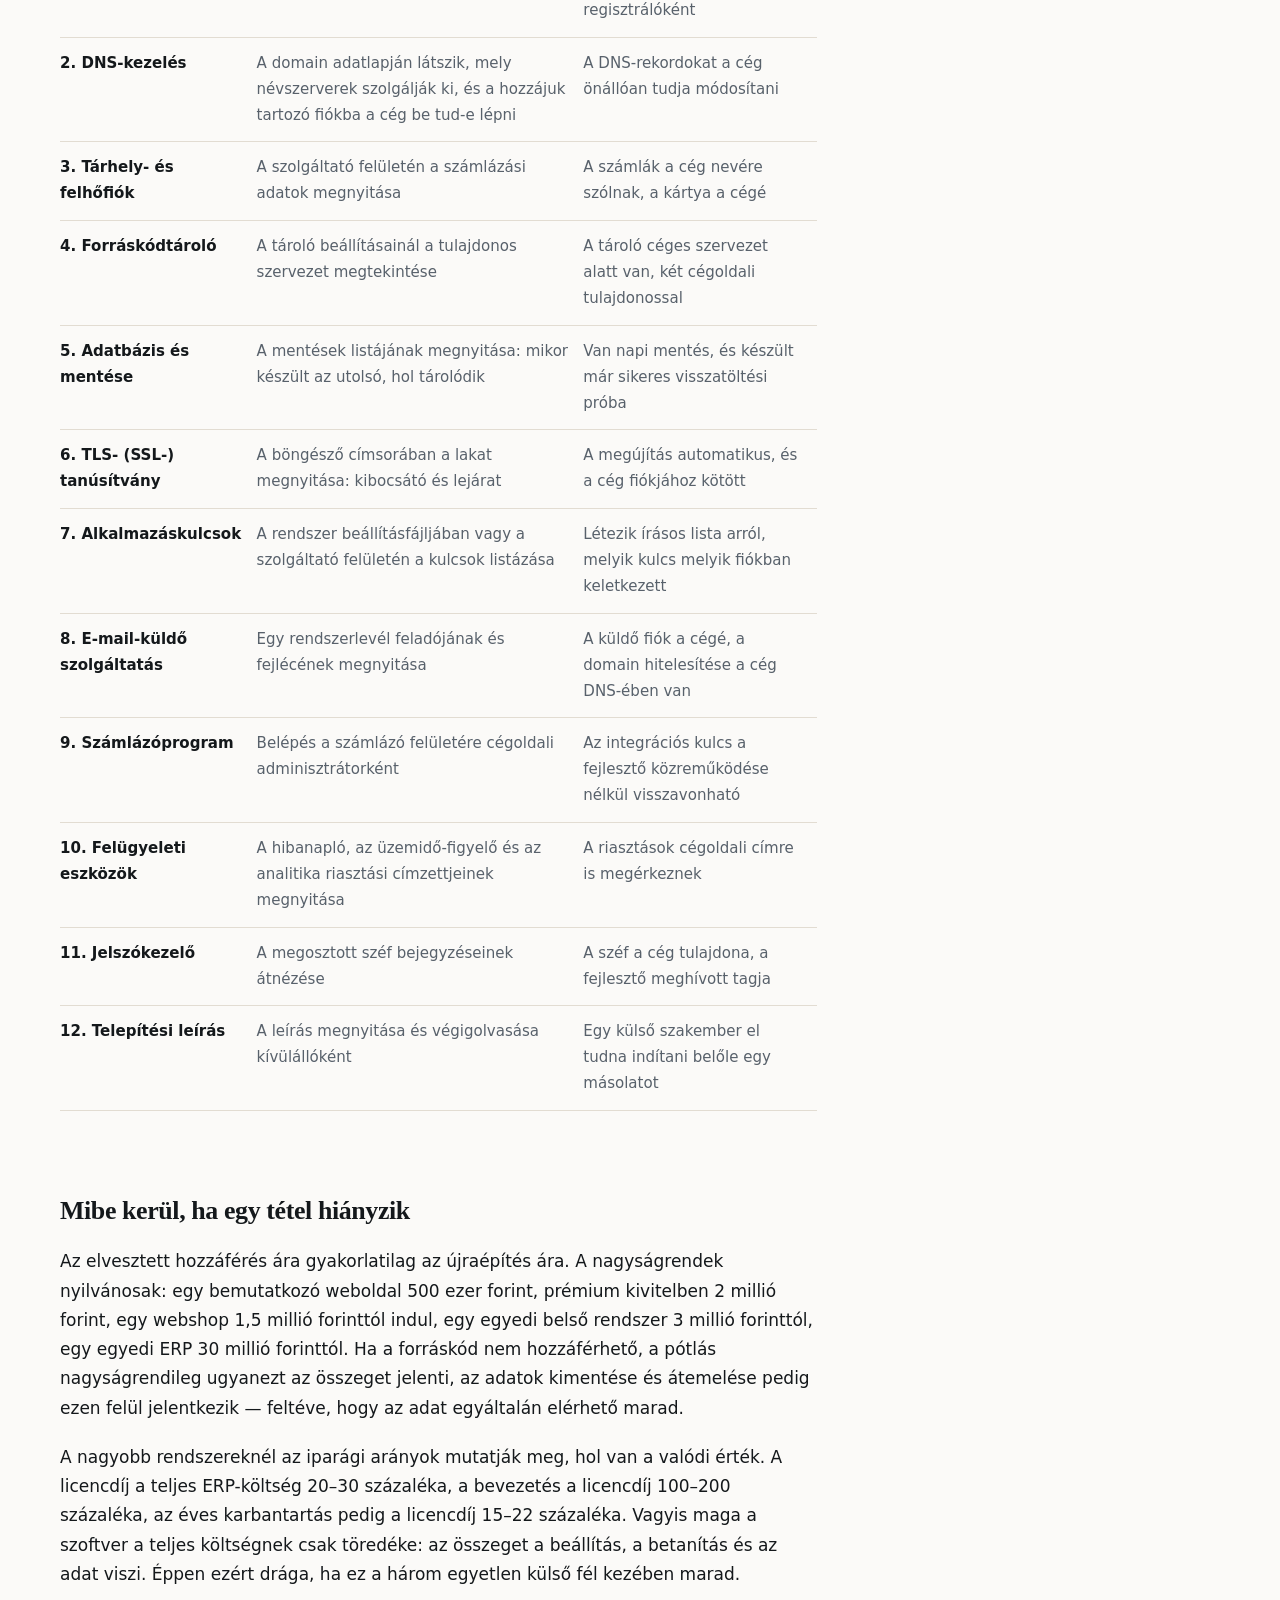
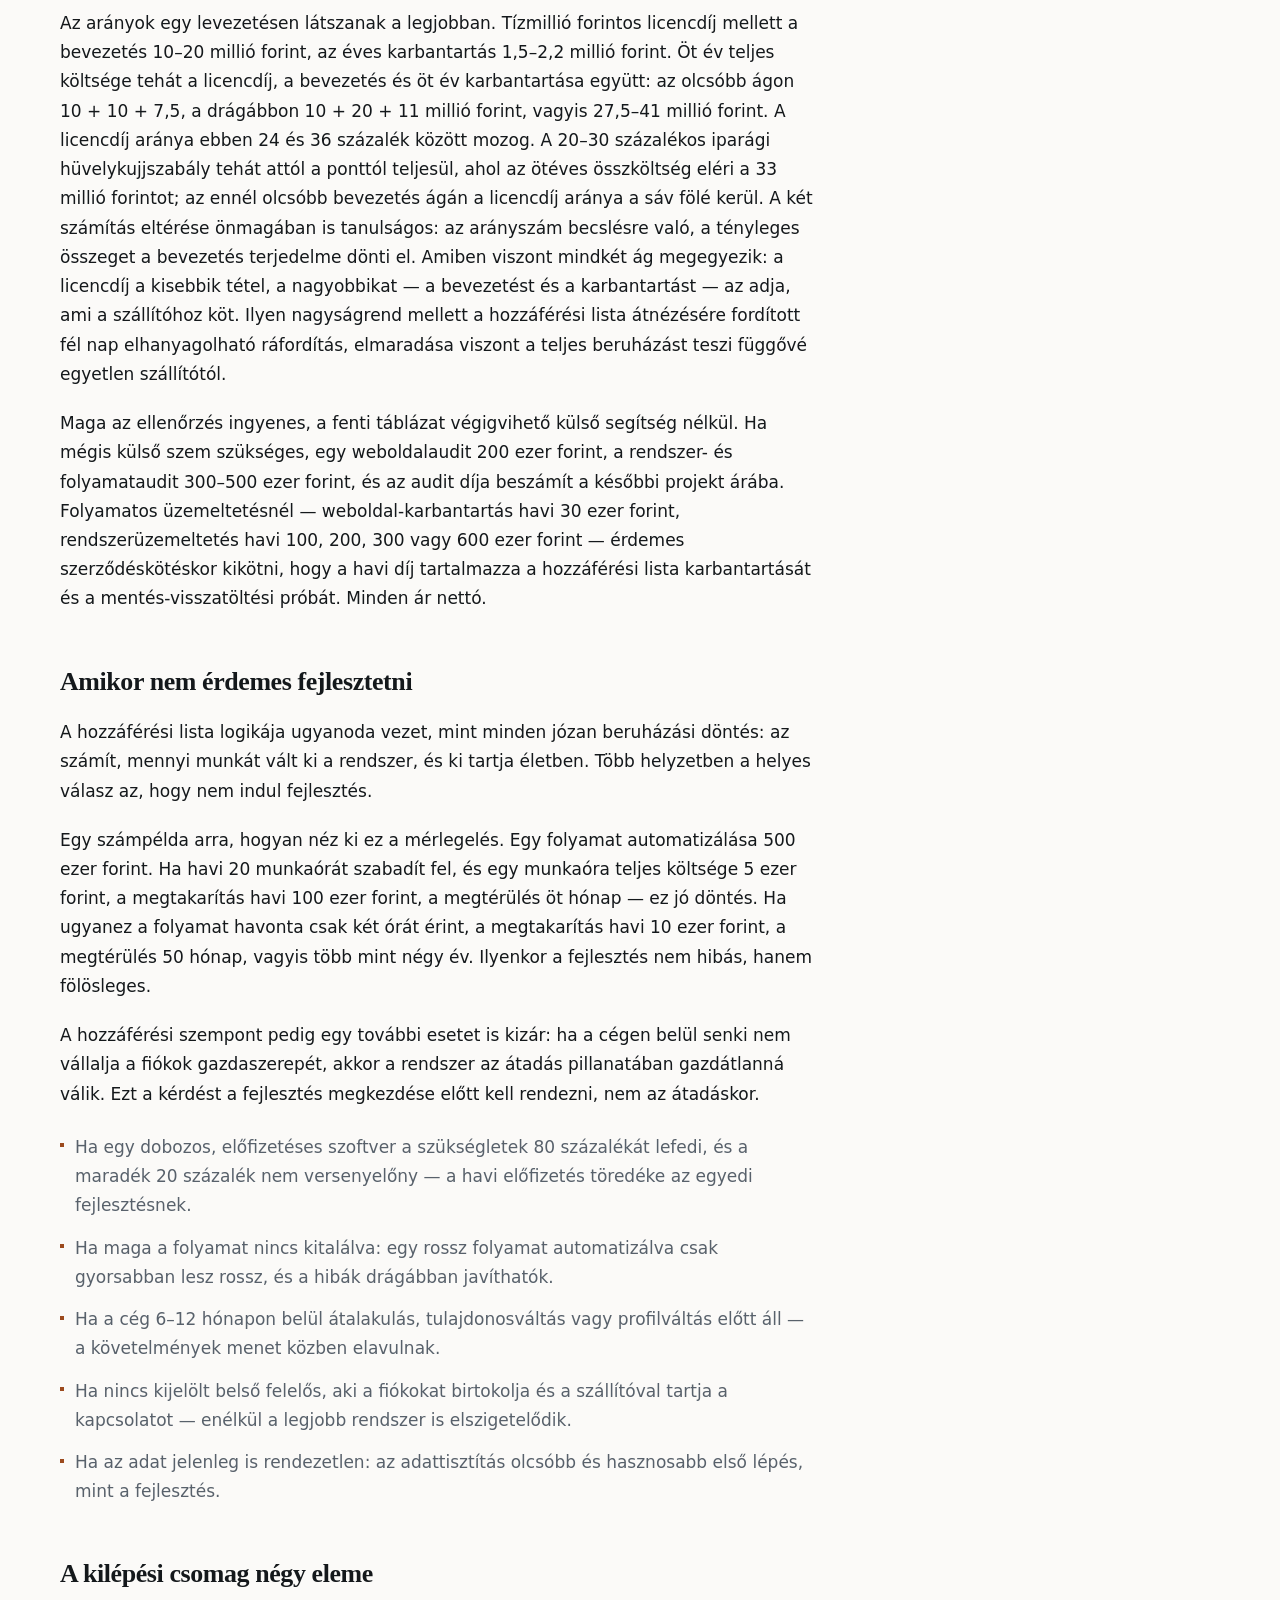
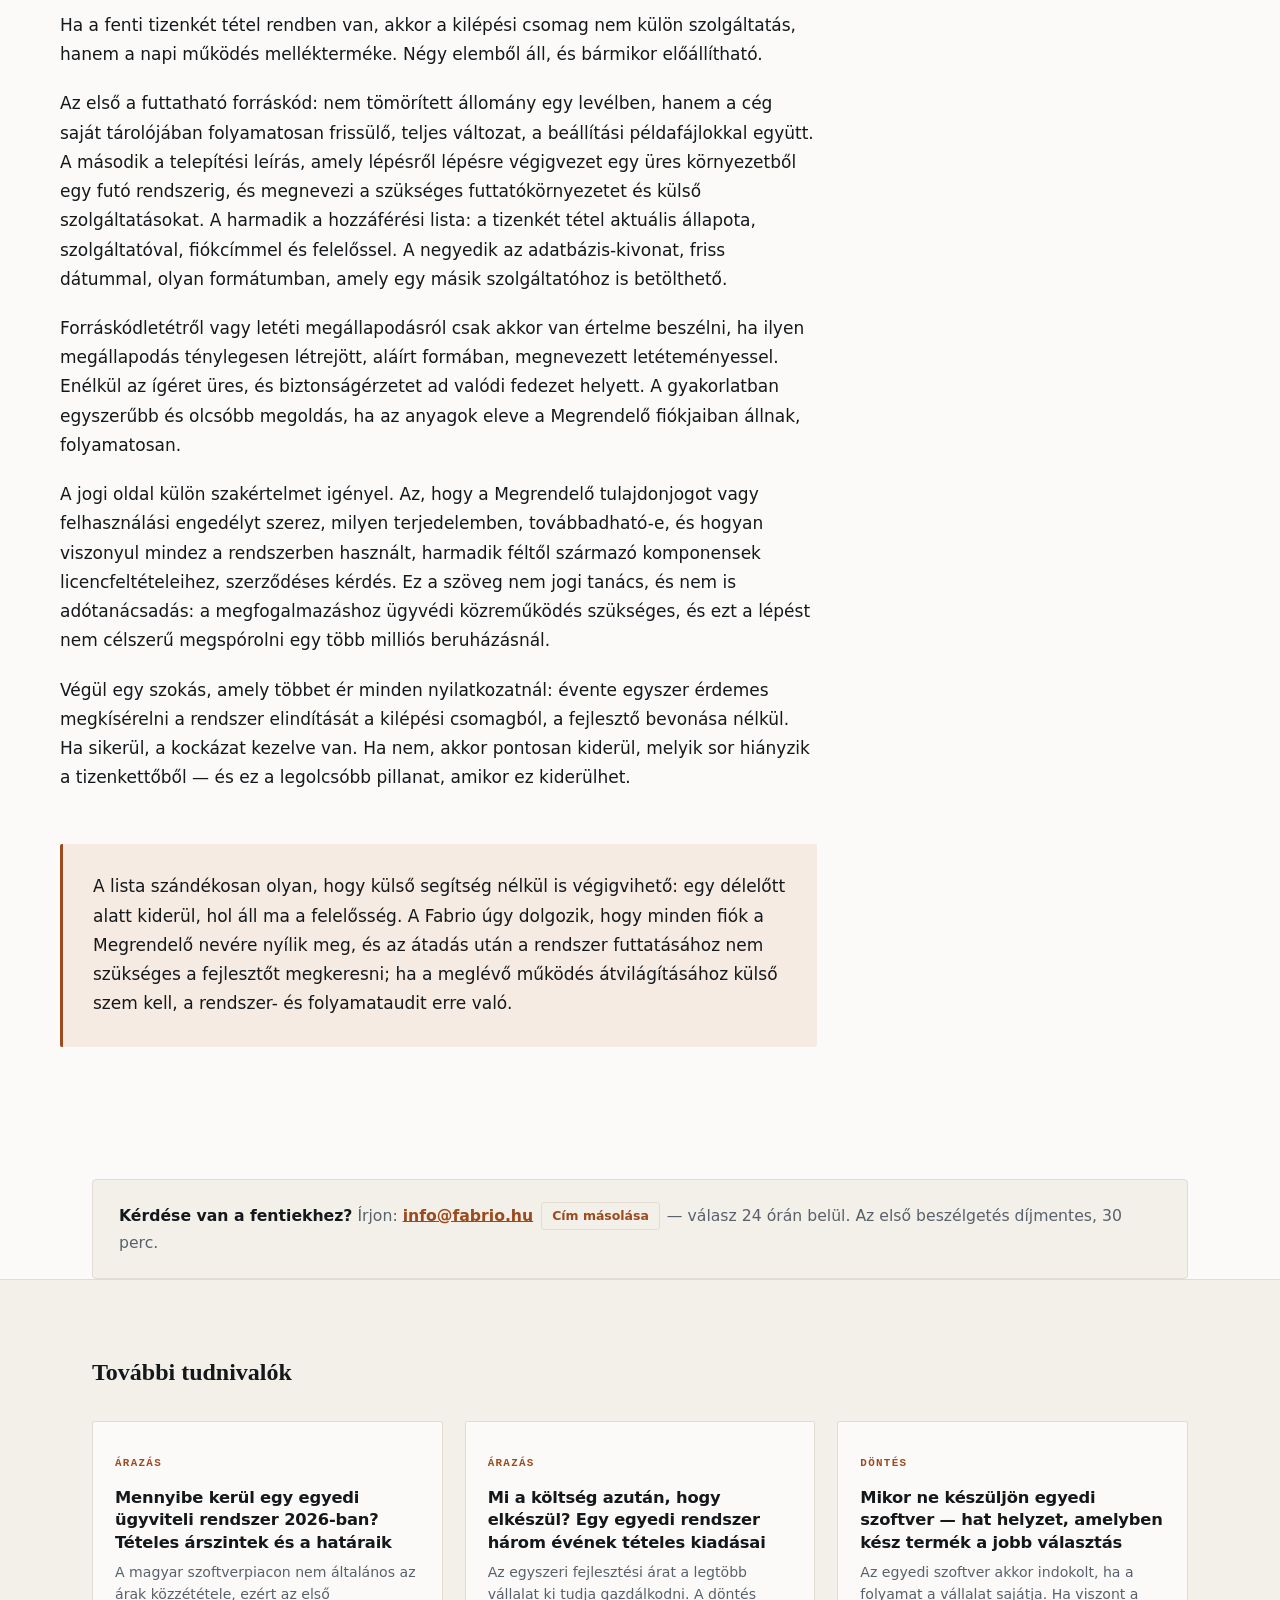
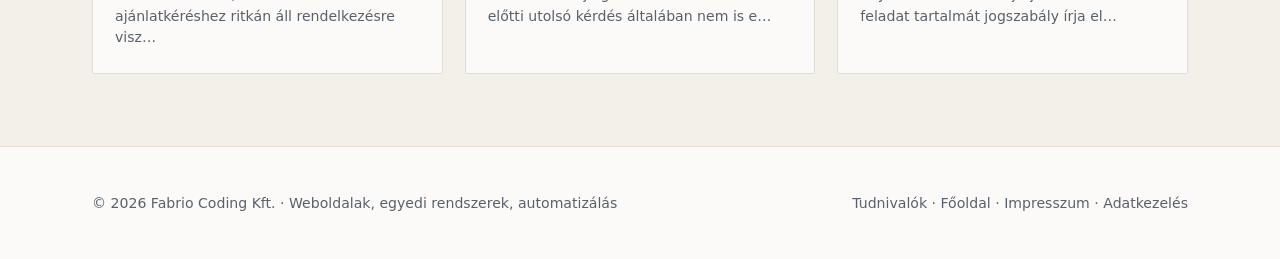
<file: cikkek/atadando-hozzaferesek-listaja.html>
<!doctype html>
<html lang="hu">
<head>
<script>document.documentElement.className+=' janim';</script>
<meta charset="utf-8">
<meta name="viewport" content="width=device-width, initial-scale=1">
<title>Ha a fejlesztő holnap eltűnik: 12 tétel, aminek a Megrendelő kezében kell lennie — Fabrio</title>
<link rel="canonical" href="https://fabrio.hu/cikkek/atadando-hozzaferesek-listaja.html">
<meta name="description" content="Tizenkét tétel, aminek a Megrendelő kezében kell lennie: domaintől a jelszókezelőig, tételenként ötperces ellenőrzéssel és a kilépési csomag tartalmával.">
<meta property="og:type" content="article">
<meta property="og:title" content="Ha a fejlesztő holnap eltűnik: 12 tétel, aminek a Megrendelő kezében kell lennie">
<meta property="og:description" content="Tizenkét tétel, aminek a Megrendelő kezében kell lennie: domaintől a jelszókezelőig, tételenként ötperces ellenőrzéssel és a kilépési csomag tartalmával.">
<meta property="og:locale" content="hu_HU">
<meta property="og:url" content="https://fabrio.hu/cikkek/atadando-hozzaferesek-listaja.html">
<meta property="og:image" content="https://fabrio.hu/megosztas.png">
<meta property="og:image:width" content="1200">
<meta property="og:image:height" content="630">
<meta name="twitter:card" content="summary_large_image">
<meta name="twitter:image" content="https://fabrio.hu/megosztas.png">
<link rel="stylesheet" href="cikk.css">
<link rel="icon" href="data:image/svg+xml,%3Csvg xmlns='http://www.w3.org/2000/svg' viewBox='0 0 64 64'%3E%3Cpath fill='%239C4A1E' fill-rule='evenodd' d='M16 8H48A8 8 0 0 1 56 16V44L44 56H16A8 8 0 0 1 8 48V16A8 8 0 0 1 16 8ZM21 20H43V23.6L40.6 26H27V30H38V33.6L35.6 36H27V44H21Z'/%3E%3C/svg%3E">
<script type="application/ld+json">
{
  "@context": "https://schema.org",
  "@type": "Article",
  "headline": "Ha a fejlesztő holnap eltűnik: 12 tétel, aminek a Megrendelő kezében kell lennie",
  "description": "Tizenkét tétel, aminek a Megrendelő kezében kell lennie: domaintől a jelszókezelőig, tételenként ötperces ellenőrzéssel és a kilépési csomag tartalmával.",
  "inLanguage": "hu",
  "author": {
    "@type": "Organization",
    "name": "Fabrio"
  },
  "publisher": {
    "@type": "Organization",
    "name": "Fabrio",
    "legalName": "Fabrio Coding Korlátolt Felelősségű Társaság",
    "url": "https://fabrio.hu/",
    "logo": {
      "@type": "ImageObject",
      "url": "https://fabrio.hu/logo.png",
      "width": 800,
      "height": 179
    }
  },
  "url": "https://fabrio.hu/cikkek/atadando-hozzaferesek-listaja.html",
  "mainEntityOfPage": {
    "@type": "WebPage",
    "@id": "https://fabrio.hu/cikkek/atadando-hozzaferesek-listaja.html"
  },
  "datePublished": "2026-08-25",
  "dateModified": "2026-09-19",
  "image": "https://fabrio.hu/megosztas.png"
}
</script>
<script type="application/ld+json">
{
  "@context": "https://schema.org",
  "@type": "BreadcrumbList",
  "itemListElement": [
    {
      "@type": "ListItem",
      "position": 1,
      "name": "Főoldal",
      "item": "https://fabrio.hu/"
    },
    {
      "@type": "ListItem",
      "position": 2,
      "name": "Tudnivalók",
      "item": "https://fabrio.hu/cikkek/"
    },
    {
      "@type": "ListItem",
      "position": 3,
      "name": "Ha a fejlesztő holnap eltűnik: 12 tétel, aminek a Megrendelő kezében kell lennie"
    }
  ]
}
</script>
</head>
<body>
<a class="skip" href="#tartalom">Ugrás a tartalomra</a>
<header class="top">
  <div class="wrap tin">
    <a class="brand" href="../index.html"><svg class="mark" viewBox="0 0 64 64" aria-hidden="true"><path fill="#9C4A1E" fill-rule="evenodd" d="M16 8H48A8 8 0 0 1 56 16V44L44 56H16A8 8 0 0 1 8 48V16A8 8 0 0 1 16 8ZM21 20H43V23.6L40.6 26H27V30H38V33.6L35.6 36H27V44H21Z"/></svg><span class="bname">FABRIO</span></a>
    <button class="menugomb" id="menugomb" type="button"
            aria-expanded="false" aria-controls="fomenu" aria-label="Menü megnyitása">
      <svg class="h" viewBox="0 0 24 24" aria-hidden="true"><path d="M4 7h16M4 12h16M4 17h16"/></svg>
      <svg class="x" viewBox="0 0 24 24" aria-hidden="true"><path d="M6 6l12 12M18 6L6 18"/></svg>
    </button>
    <nav class="navl" id="fomenu">
      <a href="../index.html#szolgaltatasok">Szolgáltatások</a>
      <a href="../index.html#kepessegek">Képességek</a>
      <a href="../index.html#folyamat">Módszertan</a>
      <a href="index.html">Tudnivalók</a>
      <a href="../index.html#arak">Árak</a>
      <a class="btn" href="../index.html#kapcsolat">Kapcsolat</a>
    </nav>
  </div>
</header>
<main id="tartalom">
  <div class="chead">
    <div class="wrap">
      <a class="back" href="index.html">&larr; Tudnivalók</a>
      <div class="meta"><span>kockázat</span><span class="dot">/</span><span class="rt">9 perc olvasás</span></div>
      <h1>Ha a fejlesztő holnap eltűnik: 12 tétel, aminek a Megrendelő kezében kell lennie</h1>
      <p class="lede">A kis fejlesztőcsapatokkal szemben visszatérő fenntartás nem az ár, hanem egy kérdés: mi történik, ha a csapat egyik napról a másikra megszűnik. A válasz ritkán a szerződésben van — sokkal inkább abban, hogy melyik fiók kinek a nevén nyílt meg, és melyik anyag hol áll. Az alábbi tizenkét tétel egy délelőtt alatt végigellenőrizhető, külső segítség nélkül is.</p>
    </div>
  </div>
  <div class="wrap body">
    <article class="art">
      <h2 id="a-szerzodes-nem-inditja-ujra-a-szervert">A szerződés nem indítja újra a szervert</h2>
<p>A félelem, hogy egy kis stúdió eltűnik, jogos. Egy két-öt fős csapatnál a betegség, a kilépés vagy a profilváltás valós forgatókönyv, és nincs mögötte több száz fős ügyfélszolgálat, amely a hiányt átmenetileg elfedné. A kockázat kezelése azonban nem a szerződésnél kezdődik, hanem a fiókoknál.</p>
<p>A jól megírt szerződés kártérítési igényt alapoz meg és rögzíti a felhasználási jogokat. Amit nem tud: nem ad belépést egy domainregisztrátor felületére hétfő reggel, amikor a weboldal és a céges levelezés áll, mert egy megújítási értesítő olyan postafiókba érkezett, amelyet már senki nem olvas. A per hónapokig tart, a leállás órákban méri a kárt.</p>
<p>A kiszolgáltatottság ezért üzemeltetési és nem jogi kérdés. A védelmet az adja, hogy minden fiók a Megrendelő nevére, a Megrendelő e-mail-címével és a Megrendelő bankkártyájával nyílik meg, a fejlesztő pedig meghívott, jogosultsággal rendelkező felhasználó — akit egyetlen kattintással el lehet távolítani, és aki távozáskor semmit nem visz magával, mert semmi nem az ő nevén állt. Ez nem szerződéses záradék, hanem regisztrációs sorrend kérdése, és a projekt első napján dől el.</p>
<p>A tizenkét tétel közül kilenc valóban fiók, amelynek tulajdonosa van. Három — az adatbázis és a mentése, az alkalmazáskulcsok írásos listája, valamint a telepítési leírás — nem áll senki nevén: ezek olyan átadandó anyagok, amelyeket a Megrendelőnek birtokolnia kell ahhoz, hogy a rendszer nélküle is elindítható legyen. A kettő ugyanazt a célt szolgálja, ezért kerül egy listára.</p>
<p>Egy pontosítás elöljáróban: az alábbi lista kizárólag hozzáférési kockázatot kezel. Nem ad teljes körű biztonságot, és nem garancia adatvesztés ellen. A rendszerbiztonság ennél lényegesen tágabb terület, a mentések helyreállíthatóságát pedig külön, próbával kell igazolni.</p><h2 id="nem-az-a-kerdes-kie-hanem-ki-kapja-a-jelszo-">Nem az a kérdés, kié — hanem ki kapja a jelszó-visszaállító levelet</h2>
<p>A tulajdonosi kérdést szóban nehéz tisztázni. Arra a kérdésre, hogy kié a domain, a jóhiszeműen adott válasz is lehet téves: a fejlesztő is úgy tudhatja, hogy a fiók az ügyfélé, miközben az évekkel korábban, egy gyors indulás kedvéért a saját e-mail-címére nyílt meg.</p>
<p>A gyakorlati teszt három jelből áll. Az első: kinek a postafiókjába érkezik a jelszó-visszaállító levél. A második: kinek a nevére és adószámára szól a szolgáltató számlája. A harmadik: van-e a cég oldalán legalább két, egymástól független adminisztrátori belépés, és hol tárolódnak a kétlépcsős azonosítás helyreállítási kódjai — ha ezek a fejlesztő telefonján vannak, akkor a fiók gyakorlatilag nála van. A három jel együtt tárgyi alapon eldönthetővé teszi, ki az érdemi tulajdonos, függetlenül attól, mit tartalmaz a projektdokumentáció.</p>
<p>Az első két jel a fejlesztő közreműködése nélkül is ellenőrizhető és dokumentálható: egy sikeres jelszó-visszaállítás és egy, a cég nevére kiállított szolgáltatói számla többet mond minden szóbeli megerősítésnél. A harmadik jel egyik fele — hány cégoldali adminisztrátori belépés létezik — szintén látszik a szolgáltató saját felületén. A helyreállítási kódok tényleges helyét viszont a Megrendelő önállóan nem tudja megállapítani: ezt írásban, az átadási jegyzékben kell tisztázni, majd a kódokat célszerű újragenerálni, és az új kódokat a cég saját jelszókezelőjébe tenni. Így a válasz nem szóbeli megerősítésen, hanem ellenőrizhető tényen nyugszik.</p>
<p>Az ellenőrzés eredményét célszerű rögzíteni. Elegendő egy táblázat tizenkét sorral: szolgáltató neve, a fiókhoz tartozó e-mail-cím, ki fér hozzá, mikor történt az utolsó ellenőrzés. Ennek negyedéves átnézése körülbelül fél óra, és ez az a fél óra, amely egy váratlan helyzetben a különbséget jelenti.</p><h2 id="a-tizenket-tetel-es-az-otperces-ellenorzes">A tizenkét tétel és az ötperces ellenőrzés</h2>
<p>A lista az üzemeltetési láncot követi: a névtől a futtatáson át az adatig és a működtető szolgáltatásokig. Minden sor önállóan ellenőrizhető, a legtöbb néhány perc alatt.</p>
<p>A táblázat után három tétel külön magyarázatot érdemel, mert ezeknél a tétel megnevezése és a tényleges hozzáférési helyzet eltérhet.</p>
<ul><li>Alkalmazáskulcsok: egy éles rendszerben jellemzően több külső szolgáltatás kulcsa fut egyszerre — térkép, számlázás, levélküldés, fizetés, tárolás. Ha ezekről nincs írásos lista, akkor a rendszer működése egyetlen ember emlékezetén nyugszik. A lista elkészítése néhány óra munka, és ettől kezdve egy kulcs pótlása vagy visszavonása nem függ attól, elérhető-e az, aki annak idején létrehozta.</li><li>Adatbázis-mentés: a mentés léte és a mentés használhatósága két különböző állítás. Amíg nem történt legalább egy visszatöltés egy különálló környezetbe, addig a mentés csak feltételezés. A próbát érdemes félévente megismételni, a dátumot és a visszatöltés időtartamát pedig feljegyezni — utóbbi mutatja meg, mennyi a valós leállás egy éles helyreállításnál.</li><li>Telepítési leírás: a mérce nem az, hogy a fejlesztő megérti-e, hanem az, hogy egy hozzáértő kívülálló a leírásból el tud-e indítani egy futó másolatot. Ha a szöveg olyan lépéseket említ, amelyek részletei csak beszélgetésből derülnek ki, akkor a leírás hiányos.</li></ul>
<div class="tscroll"><table><thead><tr><th scope="col">Tétel</th><th scope="col">Ötperces ellenőrzés</th><th scope="col">Rendben, ha</th></tr></thead><tbody><tr><td>1. Domainregisztrátor</td><td>Belépés a regisztrátor felületére a cég e-mail-címével, jelszó-visszaállítással</td><td>A domain adatlapján a cég neve és adószáma szerepel regisztrálóként</td></tr><tr><td>2. DNS-kezelés</td><td>A domain adatlapján látszik, mely névszerverek szolgálják ki, és a hozzájuk tartozó fiókba a cég be tud-e lépni</td><td>A DNS-rekordokat a cég önállóan tudja módosítani</td></tr><tr><td>3. Tárhely- és felhőfiók</td><td>A szolgáltató felületén a számlázási adatok megnyitása</td><td>A számlák a cég nevére szólnak, a kártya a cégé</td></tr><tr><td>4. Forráskódtároló</td><td>A tároló beállításainál a tulajdonos szervezet megtekintése</td><td>A tároló céges szervezet alatt van, két cégoldali tulajdonossal</td></tr><tr><td>5. Adatbázis és mentése</td><td>A mentések listájának megnyitása: mikor készült az utolsó, hol tárolódik</td><td>Van napi mentés, és készült már sikeres visszatöltési próba</td></tr><tr><td>6. TLS- (SSL-) tanúsítvány</td><td>A böngésző címsorában a lakat megnyitása: kibocsátó és lejárat</td><td>A megújítás automatikus, és a cég fiókjához kötött</td></tr><tr><td>7. Alkalmazáskulcsok</td><td>A rendszer beállításfájljában vagy a szolgáltató felületén a kulcsok listázása</td><td>Létezik írásos lista arról, melyik kulcs melyik fiókban keletkezett</td></tr><tr><td>8. E-mail-küldő szolgáltatás</td><td>Egy rendszerlevél feladójának és fejlécének megnyitása</td><td>A küldő fiók a cégé, a domain hitelesítése a cég DNS-ében van</td></tr><tr><td>9. Számlázóprogram</td><td>Belépés a számlázó felületére cégoldali adminisztrátorként</td><td>Az integrációs kulcs a fejlesztő közreműködése nélkül visszavonható</td></tr><tr><td>10. Felügyeleti eszközök</td><td>A hibanapló, az üzemidő-figyelő és az analitika riasztási címzettjeinek megnyitása</td><td>A riasztások cégoldali címre is megérkeznek</td></tr><tr><td>11. Jelszókezelő</td><td>A megosztott széf bejegyzéseinek átnézése</td><td>A széf a cég tulajdona, a fejlesztő meghívott tagja</td></tr><tr><td>12. Telepítési leírás</td><td>A leírás megnyitása és végigolvasása kívülállóként</td><td>Egy külső szakember el tudna indítani belőle egy másolatot</td></tr></tbody></table></div><h2 id="mibe-kerul-ha-egy-tetel-hianyzik">Mibe kerül, ha egy tétel hiányzik</h2>
<p>Az elvesztett hozzáférés ára gyakorlatilag az újraépítés ára. A nagyságrendek nyilvánosak: egy bemutatkozó weboldal 500 ezer forint, prémium kivitelben 2 millió forint, egy webshop 1,5 millió forinttól indul, egy egyedi belső rendszer 3 millió forinttól, egy egyedi ERP 30 millió forinttól. Ha a forráskód nem hozzáférhető, a pótlás nagyságrendileg ugyanezt az összeget jelenti, az adatok kimentése és átemelése pedig ezen felül jelentkezik — feltéve, hogy az adat egyáltalán elérhető marad.</p>
<p>A nagyobb rendszereknél az iparági arányok mutatják meg, hol van a valódi érték. A licencdíj a teljes ERP-költség 20–30 százaléka, a bevezetés a licencdíj 100–200 százaléka, az éves karbantartás pedig a licencdíj 15–22 százaléka. Vagyis maga a szoftver a teljes költségnek csak töredéke: az összeget a beállítás, a betanítás és az adat viszi. Éppen ezért drága, ha ez a három egyetlen külső fél kezében marad.</p>
<p>Az arányok egy levezetésen látszanak a legjobban. Tízmillió forintos licencdíj mellett a bevezetés 10–20 millió forint, az éves karbantartás 1,5–2,2 millió forint. Öt év teljes költsége tehát a licencdíj, a bevezetés és öt év karbantartása együtt: az olcsóbb ágon 10 + 10 + 7,5, a drágábbon 10 + 20 + 11 millió forint, vagyis 27,5–41 millió forint. A licencdíj aránya ebben 24 és 36 százalék között mozog. A 20–30 százalékos iparági hüvelykujjszabály tehát attól a ponttól teljesül, ahol az ötéves összköltség eléri a 33 millió forintot; az ennél olcsóbb bevezetés ágán a licencdíj aránya a sáv fölé kerül. A két számítás eltérése önmagában is tanulságos: az arányszám becslésre való, a tényleges összeget a bevezetés terjedelme dönti el. Amiben viszont mindkét ág megegyezik: a licencdíj a kisebbik tétel, a nagyobbikat — a bevezetést és a karbantartást — az adja, ami a szállítóhoz köt. Ilyen nagyságrend mellett a hozzáférési lista átnézésére fordított fél nap elhanyagolható ráfordítás, elmaradása viszont a teljes beruházást teszi függővé egyetlen szállítótól.</p>
<p>Maga az ellenőrzés ingyenes, a fenti táblázat végigvihető külső segítség nélkül. Ha mégis külső szem szükséges, egy weboldalaudit 200 ezer forint, a rendszer- és folyamataudit 300–500 ezer forint, és az audit díja beszámít a későbbi projekt árába. Folyamatos üzemeltetésnél — weboldal-karbantartás havi 30 ezer forint, rendszerüzemeltetés havi 100, 200, 300 vagy 600 ezer forint — érdemes szerződéskötéskor kikötni, hogy a havi díj tartalmazza a hozzáférési lista karbantartását és a mentés-visszatöltési próbát. Minden ár nettó.</p><h2 id="amikor-nem-erdemes-fejlesztetni">Amikor nem érdemes fejlesztetni</h2>
<p>A hozzáférési lista logikája ugyanoda vezet, mint minden józan beruházási döntés: az számít, mennyi munkát vált ki a rendszer, és ki tartja életben. Több helyzetben a helyes válasz az, hogy nem indul fejlesztés.</p>
<p>Egy számpélda arra, hogyan néz ki ez a mérlegelés. Egy folyamat automatizálása 500 ezer forint. Ha havi 20 munkaórát szabadít fel, és egy munkaóra teljes költsége 5 ezer forint, a megtakarítás havi 100 ezer forint, a megtérülés öt hónap — ez jó döntés. Ha ugyanez a folyamat havonta csak két órát érint, a megtakarítás havi 10 ezer forint, a megtérülés 50 hónap, vagyis több mint négy év. Ilyenkor a fejlesztés nem hibás, hanem fölösleges.</p>
<p>A hozzáférési szempont pedig egy további esetet is kizár: ha a cégen belül senki nem vállalja a fiókok gazdaszerepét, akkor a rendszer az átadás pillanatában gazdátlanná válik. Ezt a kérdést a fejlesztés megkezdése előtt kell rendezni, nem az átadáskor.</p>
<ul><li>Ha egy dobozos, előfizetéses szoftver a szükségletek 80 százalékát lefedi, és a maradék 20 százalék nem versenyelőny — a havi előfizetés töredéke az egyedi fejlesztésnek.</li><li>Ha maga a folyamat nincs kitalálva: egy rossz folyamat automatizálva csak gyorsabban lesz rossz, és a hibák drágábban javíthatók.</li><li>Ha a cég 6–12 hónapon belül átalakulás, tulajdonosváltás vagy profilváltás előtt áll — a követelmények menet közben elavulnak.</li><li>Ha nincs kijelölt belső felelős, aki a fiókokat birtokolja és a szállítóval tartja a kapcsolatot — enélkül a legjobb rendszer is elszigetelődik.</li><li>Ha az adat jelenleg is rendezetlen: az adattisztítás olcsóbb és hasznosabb első lépés, mint a fejlesztés.</li></ul><h2 id="a-kilepesi-csomag-negy-eleme">A kilépési csomag négy eleme</h2>
<p>Ha a fenti tizenkét tétel rendben van, akkor a kilépési csomag nem külön szolgáltatás, hanem a napi működés mellékterméke. Négy elemből áll, és bármikor előállítható.</p>
<p>Az első a futtatható forráskód: nem tömörített állomány egy levélben, hanem a cég saját tárolójában folyamatosan frissülő, teljes változat, a beállítási példafájlokkal együtt. A második a telepítési leírás, amely lépésről lépésre végigvezet egy üres környezetből egy futó rendszerig, és megnevezi a szükséges futtatókörnyezetet és külső szolgáltatásokat. A harmadik a hozzáférési lista: a tizenkét tétel aktuális állapota, szolgáltatóval, fiókcímmel és felelőssel. A negyedik az adatbázis-kivonat, friss dátummal, olyan formátumban, amely egy másik szolgáltatóhoz is betölthető.</p>
<p>Forráskódletétről vagy letéti megállapodásról csak akkor van értelme beszélni, ha ilyen megállapodás ténylegesen létrejött, aláírt formában, megnevezett letéteményessel. Enélkül az ígéret üres, és biztonságérzetet ad valódi fedezet helyett. A gyakorlatban egyszerűbb és olcsóbb megoldás, ha az anyagok eleve a Megrendelő fiókjaiban állnak, folyamatosan.</p>
<p>A jogi oldal külön szakértelmet igényel. Az, hogy a Megrendelő tulajdonjogot vagy felhasználási engedélyt szerez, milyen terjedelemben, továbbadható-e, és hogyan viszonyul mindez a rendszerben használt, harmadik féltől származó komponensek licencfeltételeihez, szerződéses kérdés. Ez a szöveg nem jogi tanács, és nem is adótanácsadás: a megfogalmazáshoz ügyvédi közreműködés szükséges, és ezt a lépést nem célszerű megspórolni egy több milliós beruházásnál.</p>
<p>Végül egy szokás, amely többet ér minden nyilatkozatnál: évente egyszer érdemes megkísérelni a rendszer elindítását a kilépési csomagból, a fejlesztő bevonása nélkül. Ha sikerül, a kockázat kezelve van. Ha nem, akkor pontosan kiderül, melyik sor hiányzik a tizenkettőből — és ez a legolcsóbb pillanat, amikor ez kiderülhet.</p>
      <div class="zar"><p>A lista szándékosan olyan, hogy külső segítség nélkül is végigvihető: egy délelőtt alatt kiderül, hol áll ma a felelősség. A Fabrio úgy dolgozik, hogy minden fiók a Megrendelő nevére nyílik meg, és az átadás után a rendszer futtatásához nem szükséges a fejlesztőt megkeresni; ha a meglévő működés átvilágításához külső szem kell, a rendszer- és folyamataudit erre való.</p></div>
    </article>
    <aside class="side">
      <h3>Tartalom</h3>
      <ul class="toc"><li><a href="#a-szerzodes-nem-inditja-ujra-a-szervert">A szerződés nem indítja újra a szervert</a></li><li><a href="#nem-az-a-kerdes-kie-hanem-ki-kapja-a-jelszo-">Nem az a kérdés, kié — hanem ki kapja a jelszó-visszaállító levelet</a></li><li><a href="#a-tizenket-tetel-es-az-otperces-ellenorzes">A tizenkét tétel és az ötperces ellenőrzés</a></li><li><a href="#mibe-kerul-ha-egy-tetel-hianyzik">Mibe kerül, ha egy tétel hiányzik</a></li><li><a href="#amikor-nem-erdemes-fejlesztetni">Amikor nem érdemes fejlesztetni</a></li><li><a href="#a-kilepesi-csomag-negy-eleme">A kilépési csomag négy eleme</a></li></ul>
    </aside>
  </div>
  <div class="wrap"><div class="kapcs">
    <p><b>Kérdése van a fentiekhez?</b> Írjon: <a href="mailto:info@fabrio.hu?subject=Konzult%C3%A1ci%C3%B3%20k%C3%A9r%C3%A9se">info@fabrio.hu</a><button type="button" class="masol" data-cim="info@fabrio.hu">Cím másolása</button> — válasz 24 órán belül. Az első beszélgetés díjmentes, 30 perc.</p>
  </div></div>
  <section class="more">
    <div class="wrap">
      <h2>További tudnivalók</h2>
      <div class="mgrid"><a class="mcard" href="egyedi-rendszer-ara.html"><span class="k">árazás</span><h3>Mennyibe kerül egy egyedi ügyviteli rendszer 2026-ban? Tételes árszintek és a határaik</h3><p>A magyar szoftverpiacon nem általános az árak közzététele, ezért az első ajánlatkéréshez ritkán áll rendelkezésre visz…</p></a><a class="mcard" href="uzemeltetesi-koltseg-tetelesen.html"><span class="k">árazás</span><h3>Mi a költség azután, hogy elkészül? Egy egyedi rendszer három évének tételes kiadásai</h3><p>Az egyszeri fejlesztési árat a legtöbb vállalat ki tudja gazdálkodni. A döntés előtti utolsó kérdés általában nem is e…</p></a><a class="mcard" href="mikor-ne-keszuljon-egyedi-szoftver.html"><span class="k">döntés</span><h3>Mikor ne készüljön egyedi szoftver — hat helyzet, amelyben kész termék a jobb választás</h3><p>Az egyedi szoftver akkor indokolt, ha a folyamat a vállalat sajátja. Ha viszont a feladat tartalmát jogszabály írja el…</p></a></div>
    </div>
  </section>
</main>
<footer>
  <div class="wrap fin">
    <span>© 2026 Fabrio Coding Kft. · Weboldalak, egyedi rendszerek, automatizálás</span>
    <span><a href="index.html">Tudnivalók</a> · <a href="../index.html">Főoldal</a> · <a href="../impresszum.html">Impresszum</a> · <a href="../adatkezeles.html">Adatkezelés</a></span>
  </div>
</footer>
<script data-koveto>
/* Hirdetesbol erkezo latogato: a cimsor ?f= es &k= parametere a mailto targyaba es a belso
   hivatkozasokba kerul. A lap NEM tarol semmit, NEM hiv kulso szervert, NEM ir sutit. */
(function(){
  var q=new URLSearchParams(location.search), f=q.get('f'), k=q.get('k');
  document.querySelectorAll('.masol').forEach(function(b){
    b.addEventListener('click',function(){
      var c=b.getAttribute('data-cim'), volt=b.textContent;
      function ok(){ b.textContent='Kimásolva'; setTimeout(function(){ b.textContent=volt; },1800); }
      if(navigator.clipboard&&navigator.clipboard.writeText){ navigator.clipboard.writeText(c).then(ok,function(){ prompt('Másolja ki a címet:',c); }); }
      else { prompt('Másolja ki a címet:',c); }
    });
  });
  if(!f) return;
  var kod='[F-'+f.toUpperCase().replace(/[^A-Z0-9]/g,'')+']'+(k?' – '+k:'');
  var qs='f='+encodeURIComponent(f)+(k?'&k='+encodeURIComponent(k):'');
  document.querySelectorAll('a[href]').forEach(function(a){
    var h=a.getAttribute('href');
    if(h.indexOf('mailto:')===0){ a.setAttribute('href',h.split('?')[0]+'?subject='+encodeURIComponent('Konzultáció kérése '+kod)); return; }
    if(/^(https?:|#|data:|tel:)/.test(h)) return;
    var i=h.indexOf('#'), b=i<0?h:h.slice(0,i), t=i<0?'':h.slice(i);
    if(b.indexOf('?')>=0) return;
    a.setAttribute('href',b+'?'+qs+t);
  });
})();
</script>
<script>
(function(){
  var g=document.getElementById('menugomb'), n=document.getElementById('fomenu');
  if(!g||!n) return;
  function allit(ny){ n.classList.toggle('nyit',ny); g.setAttribute('aria-expanded',ny?'true':'false');
    g.setAttribute('aria-label',ny?'Menü bezárása':'Menü megnyitása'); }
  g.addEventListener('click',function(e){ e.stopPropagation(); allit(!n.classList.contains('nyit')); });
  n.addEventListener('click',function(e){ if(e.target.closest('a')) allit(false); });
  document.addEventListener('click',function(e){
    if(n.classList.contains('nyit') && !n.contains(e.target) && !g.contains(e.target)) allit(false); });
  document.addEventListener('keydown',function(e){
    if(e.key==='Escape' && n.classList.contains('nyit')){ allit(false); g.focus(); } });
  addEventListener('resize',function(){ if(innerWidth>1020) allit(false); });
})();
</script>
</body>
</html>
</file>
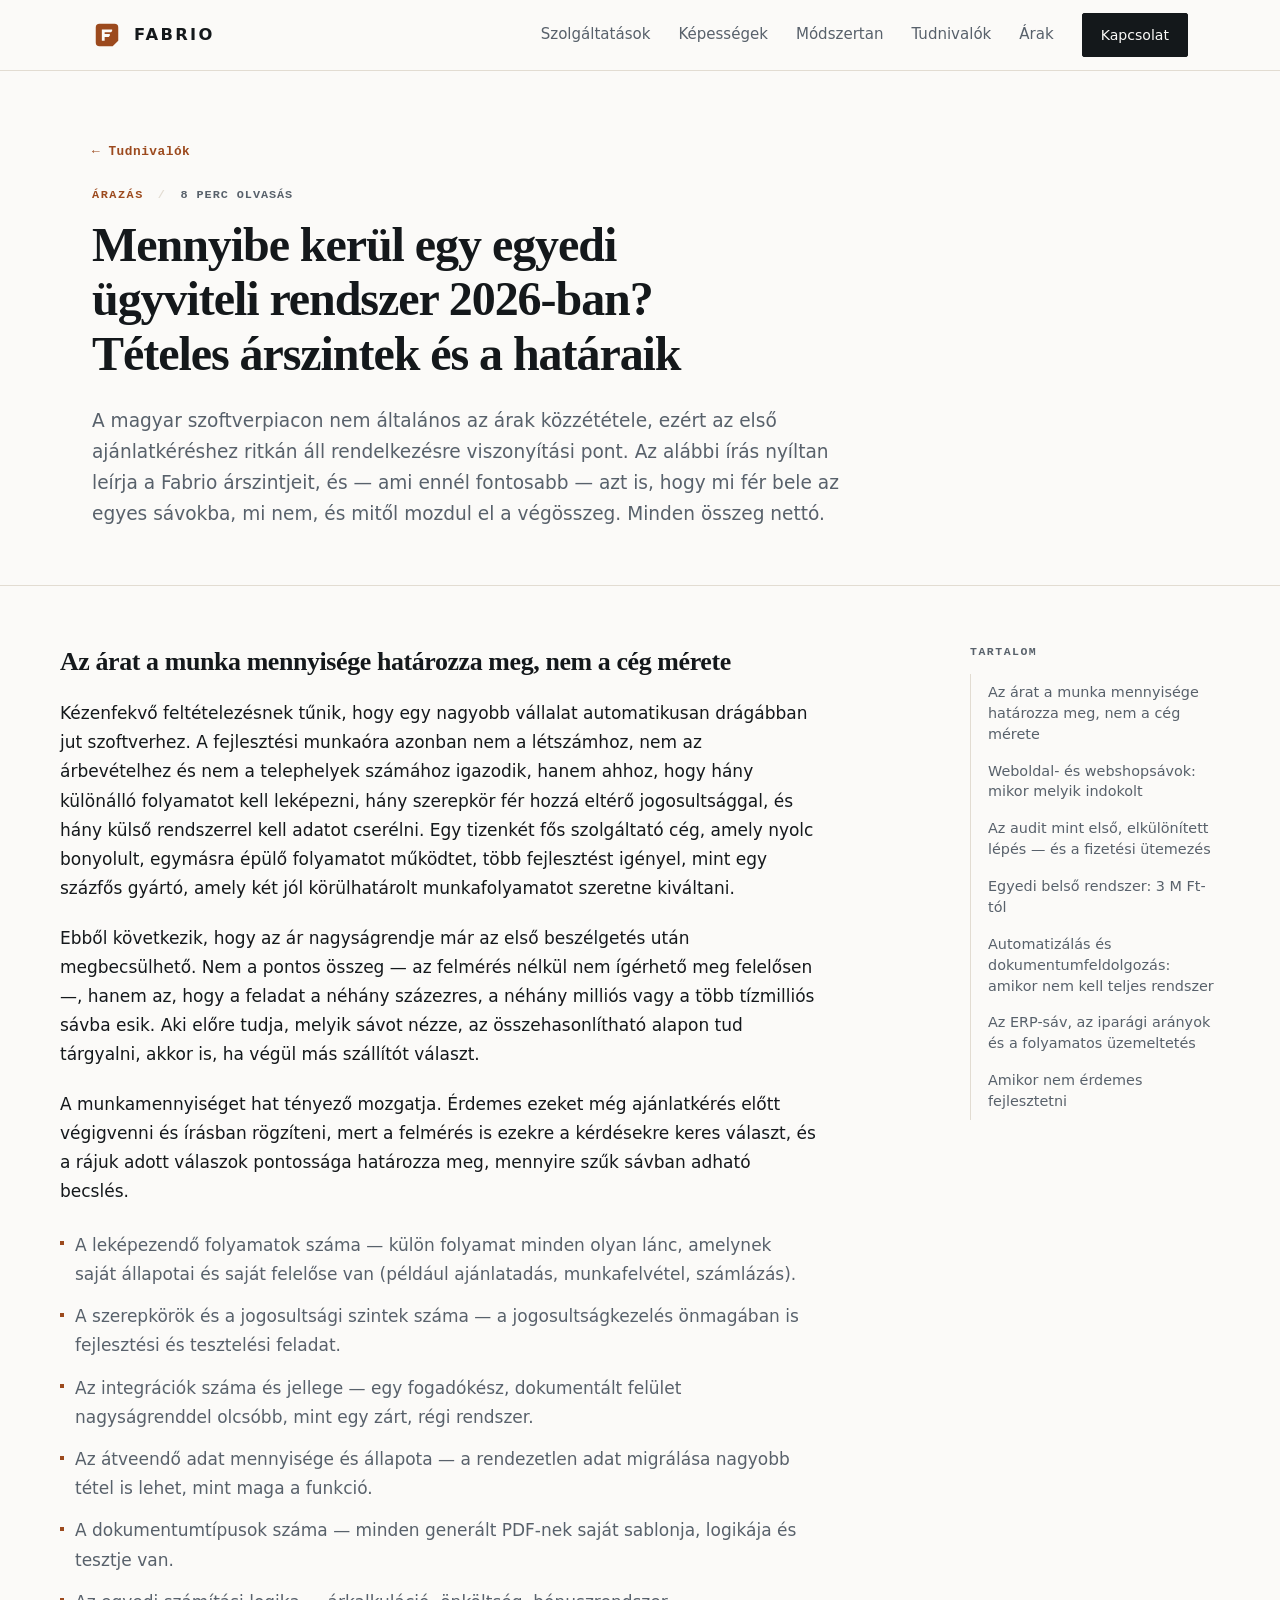
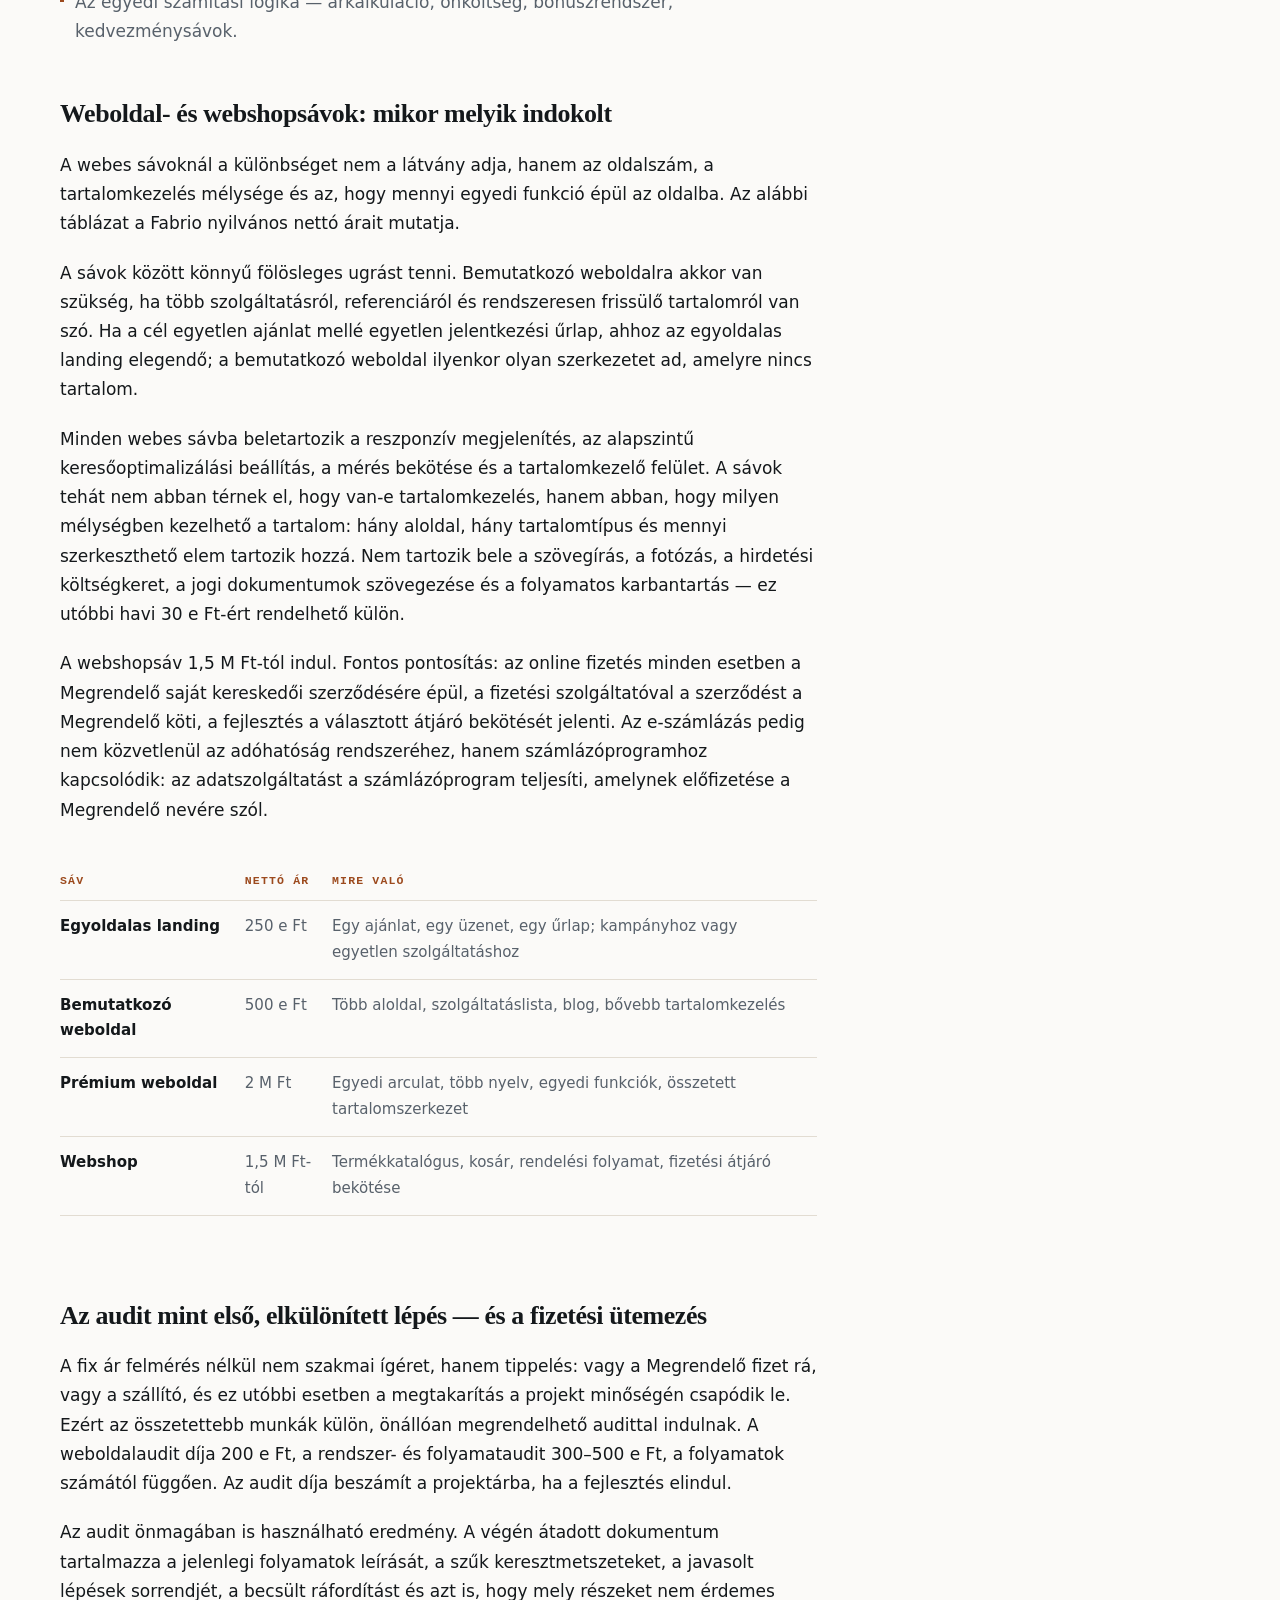
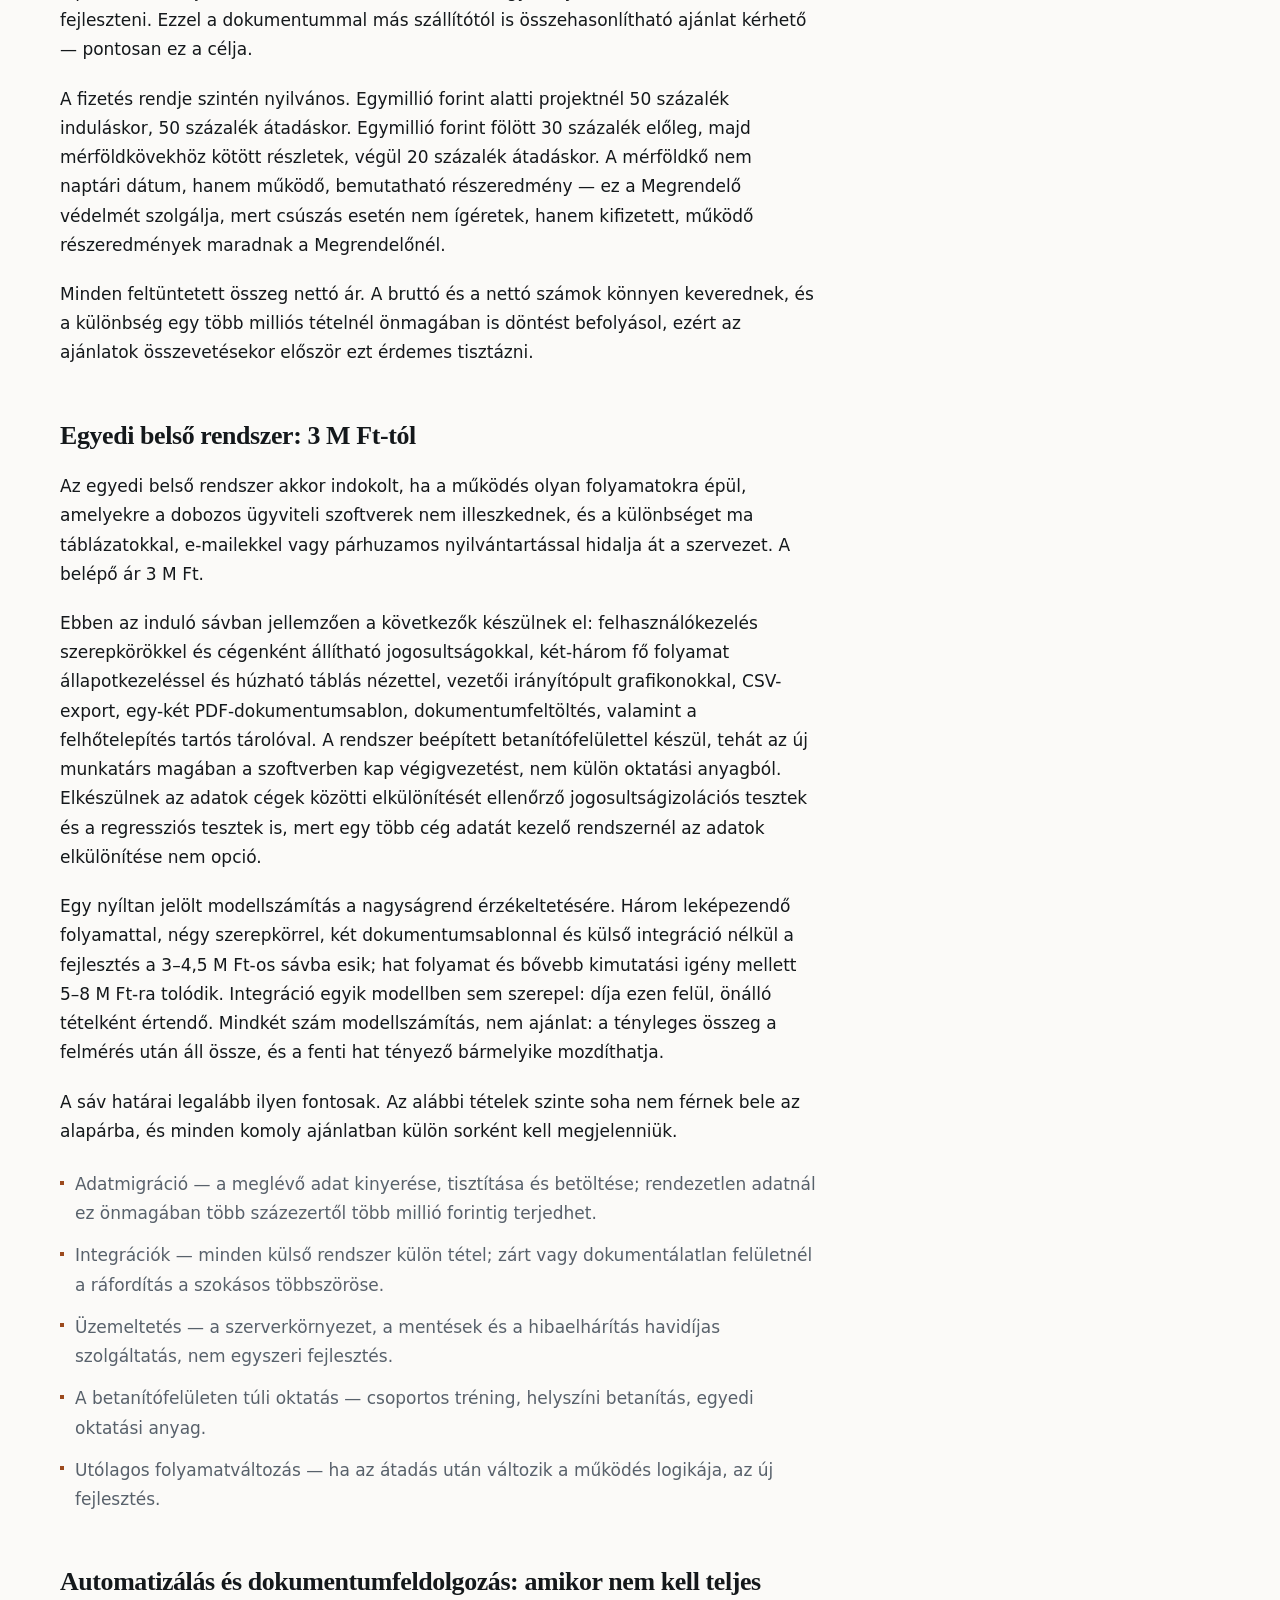
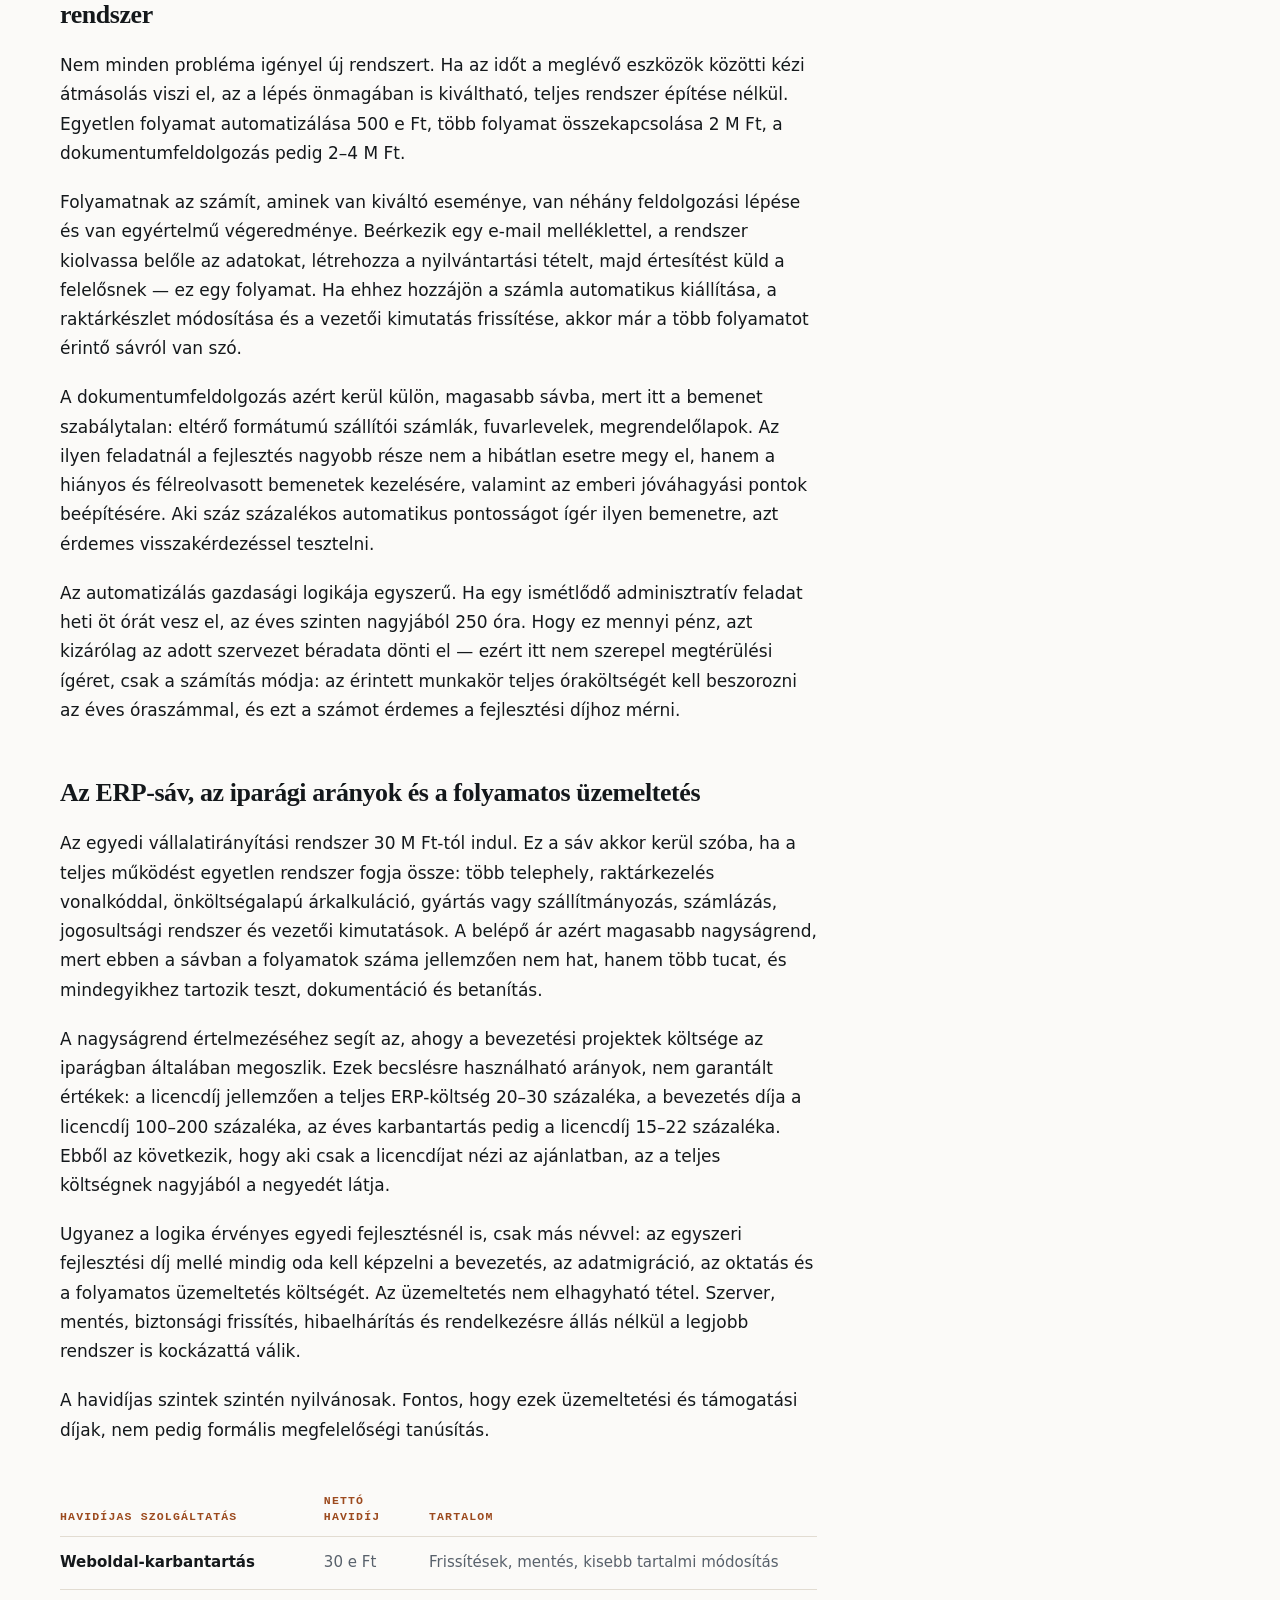
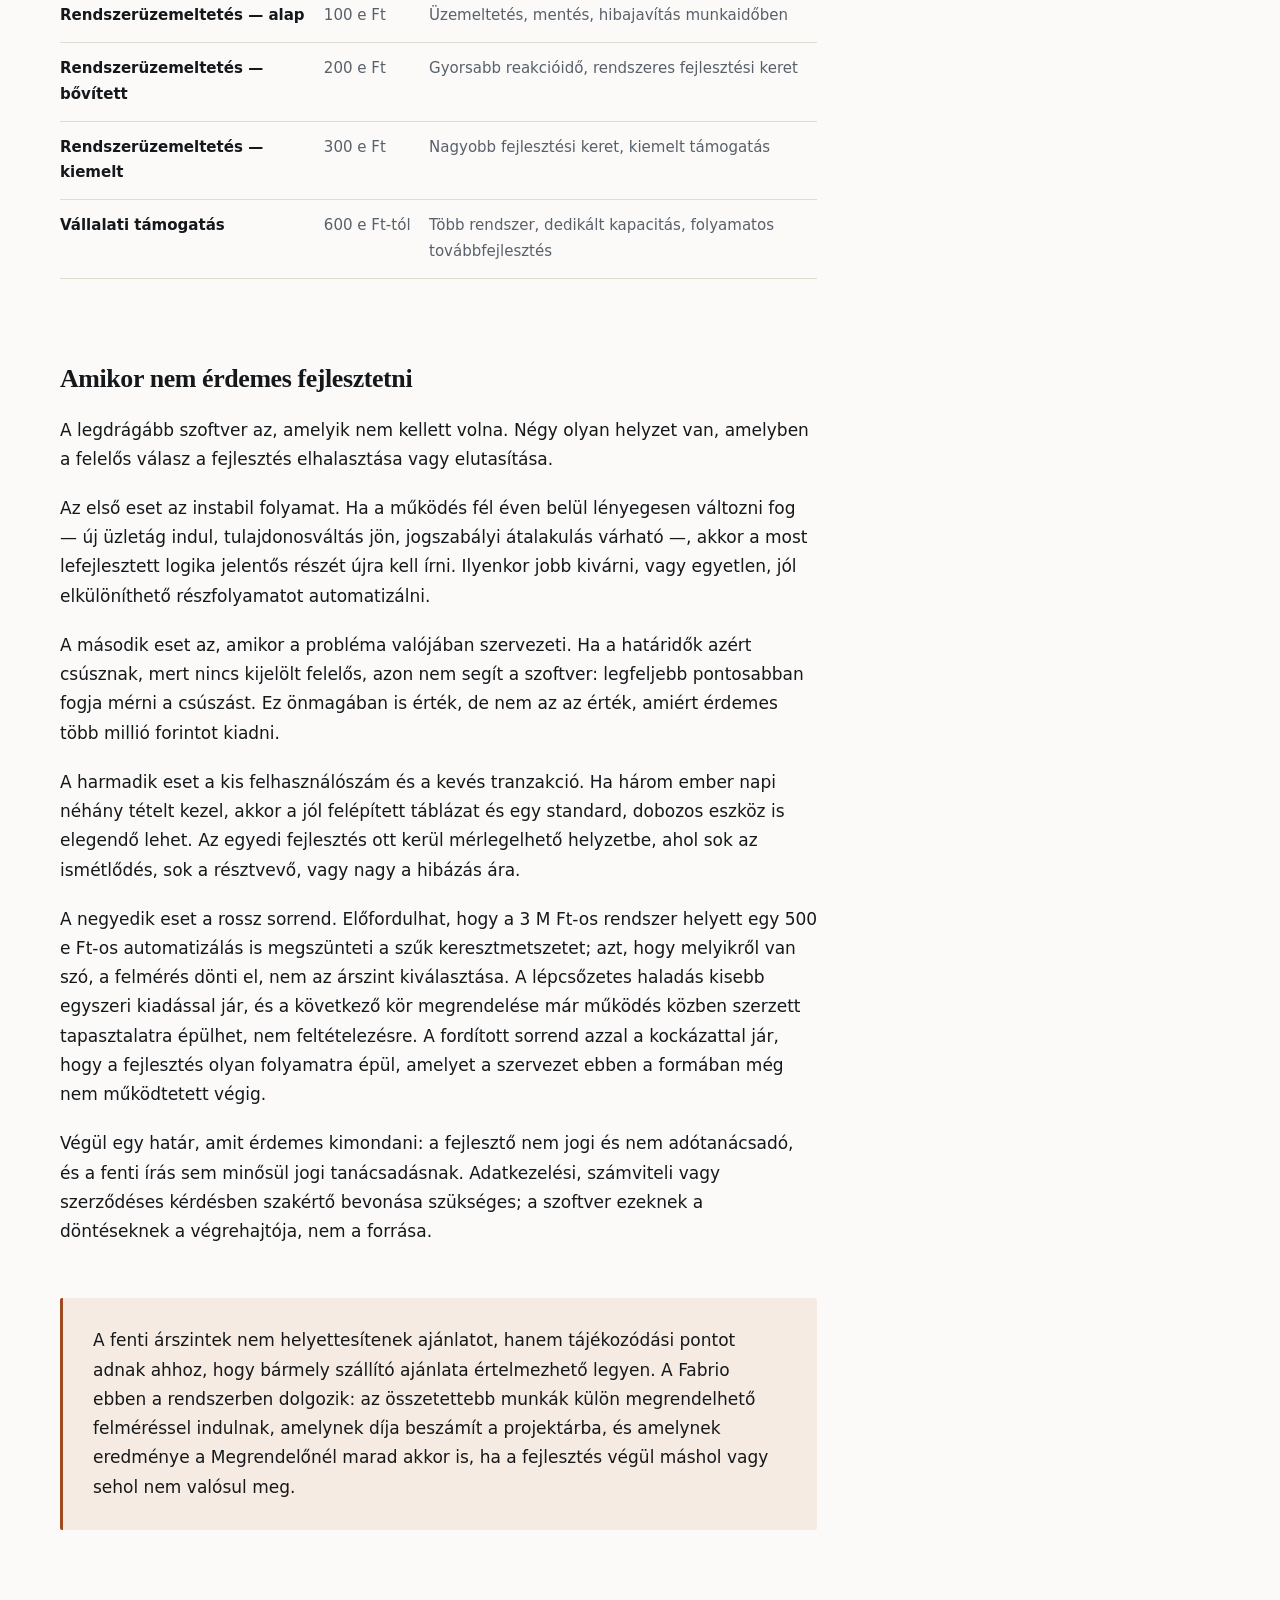
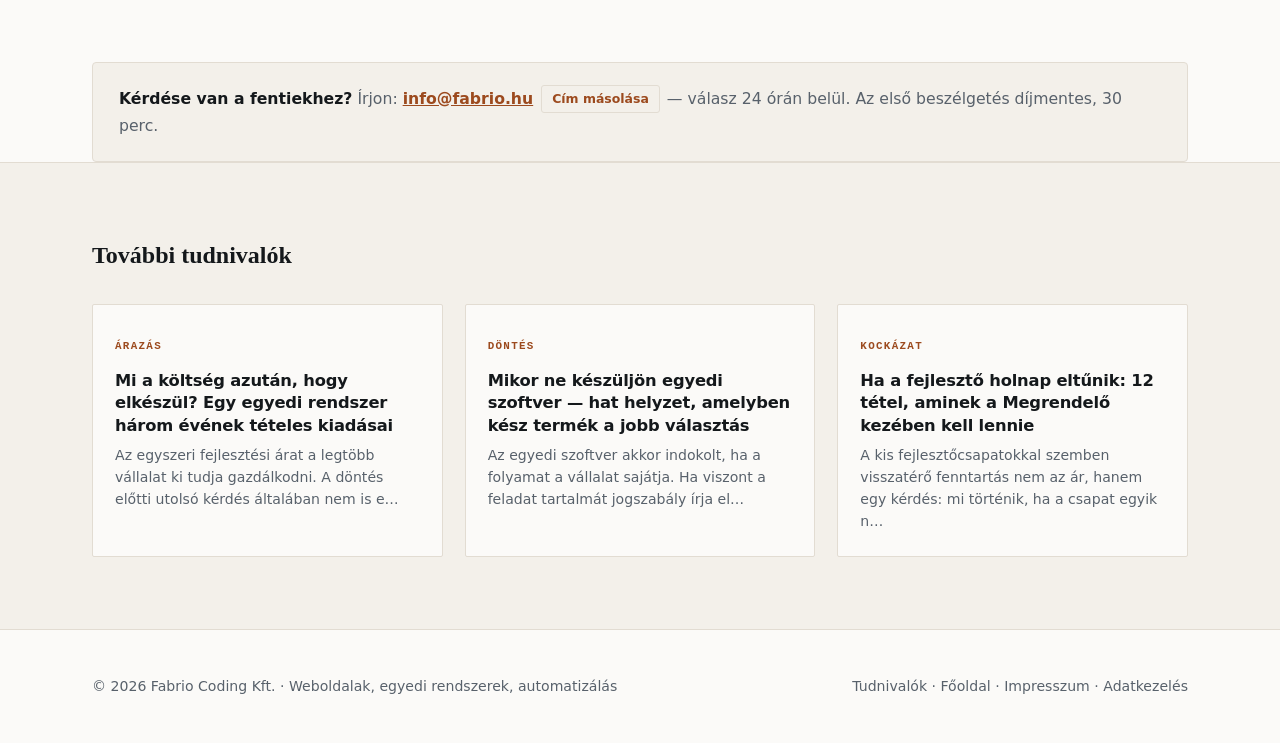
<file: cikkek/egyedi-rendszer-ara.html>
<!doctype html>
<html lang="hu">
<head>
<script>document.documentElement.className+=' janim';</script>
<meta charset="utf-8">
<meta name="viewport" content="width=device-width, initial-scale=1">
<title>Mennyibe kerül egy egyedi ügyviteli rendszer 2026-ban? Tételes árszintek és a határaik — Fabrio</title>
<link rel="canonical" href="https://fabrio.hu/cikkek/egyedi-rendszer-ara.html">
<meta name="description" content="Nyilvános árszintek magyarázattal: weboldal, audit, egyedi rendszer, automatizálás és ERP nettó díjai, és hogy pontosan mi fér bele az egyes sávokba.">
<meta property="og:type" content="article">
<meta property="og:title" content="Mennyibe kerül egy egyedi ügyviteli rendszer 2026-ban? Tételes árszintek és a határaik">
<meta property="og:description" content="Nyilvános árszintek magyarázattal: weboldal, audit, egyedi rendszer, automatizálás és ERP nettó díjai, és hogy pontosan mi fér bele az egyes sávokba.">
<meta property="og:locale" content="hu_HU">
<meta property="og:url" content="https://fabrio.hu/cikkek/egyedi-rendszer-ara.html">
<meta property="og:image" content="https://fabrio.hu/megosztas.png">
<meta property="og:image:width" content="1200">
<meta property="og:image:height" content="630">
<meta name="twitter:card" content="summary_large_image">
<meta name="twitter:image" content="https://fabrio.hu/megosztas.png">
<link rel="stylesheet" href="cikk.css">
<link rel="icon" href="data:image/svg+xml,%3Csvg xmlns='http://www.w3.org/2000/svg' viewBox='0 0 64 64'%3E%3Cpath fill='%239C4A1E' fill-rule='evenodd' d='M16 8H48A8 8 0 0 1 56 16V44L44 56H16A8 8 0 0 1 8 48V16A8 8 0 0 1 16 8ZM21 20H43V23.6L40.6 26H27V30H38V33.6L35.6 36H27V44H21Z'/%3E%3C/svg%3E">
<script type="application/ld+json">
{
  "@context": "https://schema.org",
  "@type": "Article",
  "headline": "Mennyibe kerül egy egyedi ügyviteli rendszer 2026-ban? Tételes árszintek és a határaik",
  "description": "Nyilvános árszintek magyarázattal: weboldal, audit, egyedi rendszer, automatizálás és ERP nettó díjai, és hogy pontosan mi fér bele az egyes sávokba.",
  "inLanguage": "hu",
  "author": {
    "@type": "Organization",
    "name": "Fabrio"
  },
  "publisher": {
    "@type": "Organization",
    "name": "Fabrio",
    "legalName": "Fabrio Coding Korlátolt Felelősségű Társaság",
    "url": "https://fabrio.hu/",
    "logo": {
      "@type": "ImageObject",
      "url": "https://fabrio.hu/logo.png",
      "width": 800,
      "height": 179
    }
  },
  "url": "https://fabrio.hu/cikkek/egyedi-rendszer-ara.html",
  "mainEntityOfPage": {
    "@type": "WebPage",
    "@id": "https://fabrio.hu/cikkek/egyedi-rendszer-ara.html"
  },
  "datePublished": "2026-08-25",
  "dateModified": "2026-09-19",
  "image": "https://fabrio.hu/megosztas.png"
}
</script>
<script type="application/ld+json">
{
  "@context": "https://schema.org",
  "@type": "BreadcrumbList",
  "itemListElement": [
    {
      "@type": "ListItem",
      "position": 1,
      "name": "Főoldal",
      "item": "https://fabrio.hu/"
    },
    {
      "@type": "ListItem",
      "position": 2,
      "name": "Tudnivalók",
      "item": "https://fabrio.hu/cikkek/"
    },
    {
      "@type": "ListItem",
      "position": 3,
      "name": "Mennyibe kerül egy egyedi ügyviteli rendszer 2026-ban? Tételes árszintek és a határaik"
    }
  ]
}
</script>
</head>
<body>
<a class="skip" href="#tartalom">Ugrás a tartalomra</a>
<header class="top">
  <div class="wrap tin">
    <a class="brand" href="../index.html"><svg class="mark" viewBox="0 0 64 64" aria-hidden="true"><path fill="#9C4A1E" fill-rule="evenodd" d="M16 8H48A8 8 0 0 1 56 16V44L44 56H16A8 8 0 0 1 8 48V16A8 8 0 0 1 16 8ZM21 20H43V23.6L40.6 26H27V30H38V33.6L35.6 36H27V44H21Z"/></svg><span class="bname">FABRIO</span></a>
    <button class="menugomb" id="menugomb" type="button"
            aria-expanded="false" aria-controls="fomenu" aria-label="Menü megnyitása">
      <svg class="h" viewBox="0 0 24 24" aria-hidden="true"><path d="M4 7h16M4 12h16M4 17h16"/></svg>
      <svg class="x" viewBox="0 0 24 24" aria-hidden="true"><path d="M6 6l12 12M18 6L6 18"/></svg>
    </button>
    <nav class="navl" id="fomenu">
      <a href="../index.html#szolgaltatasok">Szolgáltatások</a>
      <a href="../index.html#kepessegek">Képességek</a>
      <a href="../index.html#folyamat">Módszertan</a>
      <a href="index.html">Tudnivalók</a>
      <a href="../index.html#arak">Árak</a>
      <a class="btn" href="../index.html#kapcsolat">Kapcsolat</a>
    </nav>
  </div>
</header>
<main id="tartalom">
  <div class="chead">
    <div class="wrap">
      <a class="back" href="index.html">&larr; Tudnivalók</a>
      <div class="meta"><span>árazás</span><span class="dot">/</span><span class="rt">8 perc olvasás</span></div>
      <h1>Mennyibe kerül egy egyedi ügyviteli rendszer 2026-ban? Tételes árszintek és a határaik</h1>
      <p class="lede">A magyar szoftverpiacon nem általános az árak közzététele, ezért az első ajánlatkéréshez ritkán áll rendelkezésre viszonyítási pont. Az alábbi írás nyíltan leírja a Fabrio árszintjeit, és — ami ennél fontosabb — azt is, hogy mi fér bele az egyes sávokba, mi nem, és mitől mozdul el a végösszeg. Minden összeg nettó.</p>
    </div>
  </div>
  <div class="wrap body">
    <article class="art">
      <h2 id="az-arat-a-munka-mennyisege-hatarozza-meg-nem">Az árat a munka mennyisége határozza meg, nem a cég mérete</h2>
<p>Kézenfekvő feltételezésnek tűnik, hogy egy nagyobb vállalat automatikusan drágábban jut szoftverhez. A fejlesztési munkaóra azonban nem a létszámhoz, nem az árbevételhez és nem a telephelyek számához igazodik, hanem ahhoz, hogy hány különálló folyamatot kell leképezni, hány szerepkör fér hozzá eltérő jogosultsággal, és hány külső rendszerrel kell adatot cserélni. Egy tizenkét fős szolgáltató cég, amely nyolc bonyolult, egymásra épülő folyamatot működtet, több fejlesztést igényel, mint egy százfős gyártó, amely két jól körülhatárolt munkafolyamatot szeretne kiváltani.</p>
<p>Ebből következik, hogy az ár nagyságrendje már az első beszélgetés után megbecsülhető. Nem a pontos összeg — az felmérés nélkül nem ígérhető meg felelősen —, hanem az, hogy a feladat a néhány százezres, a néhány milliós vagy a több tízmilliós sávba esik. Aki előre tudja, melyik sávot nézze, az összehasonlítható alapon tud tárgyalni, akkor is, ha végül más szállítót választ.</p>
<p>A munkamennyiséget hat tényező mozgatja. Érdemes ezeket még ajánlatkérés előtt végigvenni és írásban rögzíteni, mert a felmérés is ezekre a kérdésekre keres választ, és a rájuk adott válaszok pontossága határozza meg, mennyire szűk sávban adható becslés.</p>
<ul><li>A leképezendő folyamatok száma — külön folyamat minden olyan lánc, amelynek saját állapotai és saját felelőse van (például ajánlatadás, munkafelvétel, számlázás).</li><li>A szerepkörök és a jogosultsági szintek száma — a jogosultságkezelés önmagában is fejlesztési és tesztelési feladat.</li><li>Az integrációk száma és jellege — egy fogadókész, dokumentált felület nagyságrenddel olcsóbb, mint egy zárt, régi rendszer.</li><li>Az átveendő adat mennyisége és állapota — a rendezetlen adat migrálása nagyobb tétel is lehet, mint maga a funkció.</li><li>A dokumentumtípusok száma — minden generált PDF-nek saját sablonja, logikája és tesztje van.</li><li>Az egyedi számítási logika — árkalkuláció, önköltség, bónuszrendszer, kedvezménysávok.</li></ul><h2 id="weboldal--es-webshopsavok-mikor-melyik-indok">Weboldal- és webshopsávok: mikor melyik indokolt</h2>
<p>A webes sávoknál a különbséget nem a látvány adja, hanem az oldalszám, a tartalomkezelés mélysége és az, hogy mennyi egyedi funkció épül az oldalba. Az alábbi táblázat a Fabrio nyilvános nettó árait mutatja.</p>
<p>A sávok között könnyű fölösleges ugrást tenni. Bemutatkozó weboldalra akkor van szükség, ha több szolgáltatásról, referenciáról és rendszeresen frissülő tartalomról van szó. Ha a cél egyetlen ajánlat mellé egyetlen jelentkezési űrlap, ahhoz az egyoldalas landing elegendő; a bemutatkozó weboldal ilyenkor olyan szerkezetet ad, amelyre nincs tartalom.</p>
<p>Minden webes sávba beletartozik a reszponzív megjelenítés, az alapszintű keresőoptimalizálási beállítás, a mérés bekötése és a tartalomkezelő felület. A sávok tehát nem abban térnek el, hogy van-e tartalomkezelés, hanem abban, hogy milyen mélységben kezelhető a tartalom: hány aloldal, hány tartalomtípus és mennyi szerkeszthető elem tartozik hozzá. Nem tartozik bele a szövegírás, a fotózás, a hirdetési költségkeret, a jogi dokumentumok szövegezése és a folyamatos karbantartás — ez utóbbi havi 30 e Ft-ért rendelhető külön.</p>
<p>A webshopsáv 1,5 M Ft-tól indul. Fontos pontosítás: az online fizetés minden esetben a Megrendelő saját kereskedői szerződésére épül, a fizetési szolgáltatóval a szerződést a Megrendelő köti, a fejlesztés a választott átjáró bekötését jelenti. Az e-számlázás pedig nem közvetlenül az adóhatóság rendszeréhez, hanem számlázóprogramhoz kapcsolódik: az adatszolgáltatást a számlázóprogram teljesíti, amelynek előfizetése a Megrendelő nevére szól.</p>
<div class="tscroll"><table><thead><tr><th scope="col">Sáv</th><th scope="col">Nettó ár</th><th scope="col">Mire való</th></tr></thead><tbody><tr><td>Egyoldalas landing</td><td>250 e Ft</td><td>Egy ajánlat, egy üzenet, egy űrlap; kampányhoz vagy egyetlen szolgáltatáshoz</td></tr><tr><td>Bemutatkozó weboldal</td><td>500 e Ft</td><td>Több aloldal, szolgáltatáslista, blog, bővebb tartalomkezelés</td></tr><tr><td>Prémium weboldal</td><td>2 M Ft</td><td>Egyedi arculat, több nyelv, egyedi funkciók, összetett tartalomszerkezet</td></tr><tr><td>Webshop</td><td>1,5 M Ft-tól</td><td>Termékkatalógus, kosár, rendelési folyamat, fizetési átjáró bekötése</td></tr></tbody></table></div><h2 id="az-audit-mint-elso-elkulonitett-lepes-es-a-f">Az audit mint első, elkülönített lépés — és a fizetési ütemezés</h2>
<p>A fix ár felmérés nélkül nem szakmai ígéret, hanem tippelés: vagy a Megrendelő fizet rá, vagy a szállító, és ez utóbbi esetben a megtakarítás a projekt minőségén csapódik le. Ezért az összetettebb munkák külön, önállóan megrendelhető audittal indulnak. A weboldalaudit díja 200 e Ft, a rendszer- és folyamataudit 300–500 e Ft, a folyamatok számától függően. Az audit díja beszámít a projektárba, ha a fejlesztés elindul.</p>
<p>Az audit önmagában is használható eredmény. A végén átadott dokumentum tartalmazza a jelenlegi folyamatok leírását, a szűk keresztmetszeteket, a javasolt lépések sorrendjét, a becsült ráfordítást és azt is, hogy mely részeket nem érdemes fejleszteni. Ezzel a dokumentummal más szállítótól is összehasonlítható ajánlat kérhető — pontosan ez a célja.</p>
<p>A fizetés rendje szintén nyilvános. Egymillió forint alatti projektnél 50 százalék induláskor, 50 százalék átadáskor. Egymillió forint fölött 30 százalék előleg, majd mérföldkövekhöz kötött részletek, végül 20 százalék átadáskor. A mérföldkő nem naptári dátum, hanem működő, bemutatható részeredmény — ez a Megrendelő védelmét szolgálja, mert csúszás esetén nem ígéretek, hanem kifizetett, működő részeredmények maradnak a Megrendelőnél.</p>
<p>Minden feltüntetett összeg nettó ár. A bruttó és a nettó számok könnyen keverednek, és a különbség egy több milliós tételnél önmagában is döntést befolyásol, ezért az ajánlatok összevetésekor először ezt érdemes tisztázni.</p><h2 id="egyedi-belso-rendszer-3-m-ft-tol">Egyedi belső rendszer: 3 M Ft-tól</h2>
<p>Az egyedi belső rendszer akkor indokolt, ha a működés olyan folyamatokra épül, amelyekre a dobozos ügyviteli szoftverek nem illeszkednek, és a különbséget ma táblázatokkal, e-mailekkel vagy párhuzamos nyilvántartással hidalja át a szervezet. A belépő ár 3 M Ft.</p>
<p>Ebben az induló sávban jellemzően a következők készülnek el: felhasználókezelés szerepkörökkel és cégenként állítható jogosultságokkal, két-három fő folyamat állapotkezeléssel és húzható táblás nézettel, vezetői irányítópult grafikonokkal, CSV-export, egy-két PDF-dokumentumsablon, dokumentumfeltöltés, valamint a felhőtelepítés tartós tárolóval. A rendszer beépített betanítófelülettel készül, tehát az új munkatárs magában a szoftverben kap végigvezetést, nem külön oktatási anyagból. Elkészülnek az adatok cégek közötti elkülönítését ellenőrző jogosultságizolációs tesztek és a regressziós tesztek is, mert egy több cég adatát kezelő rendszernél az adatok elkülönítése nem opció.</p>
<p>Egy nyíltan jelölt modellszámítás a nagyságrend érzékeltetésére. Három leképezendő folyamattal, négy szerepkörrel, két dokumentumsablonnal és külső integráció nélkül a fejlesztés a 3–4,5 M Ft-os sávba esik; hat folyamat és bővebb kimutatási igény mellett 5–8 M Ft-ra tolódik. Integráció egyik modellben sem szerepel: díja ezen felül, önálló tételként értendő. Mindkét szám modellszámítás, nem ajánlat: a tényleges összeg a felmérés után áll össze, és a fenti hat tényező bármelyike mozdíthatja.</p>
<p>A sáv határai legalább ilyen fontosak. Az alábbi tételek szinte soha nem férnek bele az alapárba, és minden komoly ajánlatban külön sorként kell megjelenniük.</p>
<ul><li>Adatmigráció — a meglévő adat kinyerése, tisztítása és betöltése; rendezetlen adatnál ez önmagában több százezertől több millió forintig terjedhet.</li><li>Integrációk — minden külső rendszer külön tétel; zárt vagy dokumentálatlan felületnél a ráfordítás a szokásos többszöröse.</li><li>Üzemeltetés — a szerverkörnyezet, a mentések és a hibaelhárítás havidíjas szolgáltatás, nem egyszeri fejlesztés.</li><li>A betanítófelületen túli oktatás — csoportos tréning, helyszíni betanítás, egyedi oktatási anyag.</li><li>Utólagos folyamatváltozás — ha az átadás után változik a működés logikája, az új fejlesztés.</li></ul><h2 id="automatizalas-es-dokumentumfeldolgozas-amiko">Automatizálás és dokumentumfeldolgozás: amikor nem kell teljes rendszer</h2>
<p>Nem minden probléma igényel új rendszert. Ha az időt a meglévő eszközök közötti kézi átmásolás viszi el, az a lépés önmagában is kiváltható, teljes rendszer építése nélkül. Egyetlen folyamat automatizálása 500 e Ft, több folyamat összekapcsolása 2 M Ft, a dokumentumfeldolgozás pedig 2–4 M Ft.</p>
<p>Folyamatnak az számít, aminek van kiváltó eseménye, van néhány feldolgozási lépése és van egyértelmű végeredménye. Beérkezik egy e-mail melléklettel, a rendszer kiolvassa belőle az adatokat, létrehozza a nyilvántartási tételt, majd értesítést küld a felelősnek — ez egy folyamat. Ha ehhez hozzájön a számla automatikus kiállítása, a raktárkészlet módosítása és a vezetői kimutatás frissítése, akkor már a több folyamatot érintő sávról van szó.</p>
<p>A dokumentumfeldolgozás azért kerül külön, magasabb sávba, mert itt a bemenet szabálytalan: eltérő formátumú szállítói számlák, fuvarlevelek, megrendelőlapok. Az ilyen feladatnál a fejlesztés nagyobb része nem a hibátlan esetre megy el, hanem a hiányos és félreolvasott bemenetek kezelésére, valamint az emberi jóváhagyási pontok beépítésére. Aki száz százalékos automatikus pontosságot ígér ilyen bemenetre, azt érdemes visszakérdezéssel tesztelni.</p>
<p>Az automatizálás gazdasági logikája egyszerű. Ha egy ismétlődő adminisztratív feladat heti öt órát vesz el, az éves szinten nagyjából 250 óra. Hogy ez mennyi pénz, azt kizárólag az adott szervezet béradata dönti el — ezért itt nem szerepel megtérülési ígéret, csak a számítás módja: az érintett munkakör teljes óraköltségét kell beszorozni az éves óraszámmal, és ezt a számot érdemes a fejlesztési díjhoz mérni.</p><h2 id="az-erp-sav-az-iparagi-aranyok-es-a-folyamato">Az ERP-sáv, az iparági arányok és a folyamatos üzemeltetés</h2>
<p>Az egyedi vállalatirányítási rendszer 30 M Ft-tól indul. Ez a sáv akkor kerül szóba, ha a teljes működést egyetlen rendszer fogja össze: több telephely, raktárkezelés vonalkóddal, önköltségalapú árkalkuláció, gyártás vagy szállítmányozás, számlázás, jogosultsági rendszer és vezetői kimutatások. A belépő ár azért magasabb nagyságrend, mert ebben a sávban a folyamatok száma jellemzően nem hat, hanem több tucat, és mindegyikhez tartozik teszt, dokumentáció és betanítás.</p>
<p>A nagyságrend értelmezéséhez segít az, ahogy a bevezetési projektek költsége az iparágban általában megoszlik. Ezek becslésre használható arányok, nem garantált értékek: a licencdíj jellemzően a teljes ERP-költség 20–30 százaléka, a bevezetés díja a licencdíj 100–200 százaléka, az éves karbantartás pedig a licencdíj 15–22 százaléka. Ebből az következik, hogy aki csak a licencdíjat nézi az ajánlatban, az a teljes költségnek nagyjából a negyedét látja.</p>
<p>Ugyanez a logika érvényes egyedi fejlesztésnél is, csak más névvel: az egyszeri fejlesztési díj mellé mindig oda kell képzelni a bevezetés, az adatmigráció, az oktatás és a folyamatos üzemeltetés költségét. Az üzemeltetés nem elhagyható tétel. Szerver, mentés, biztonsági frissítés, hibaelhárítás és rendelkezésre állás nélkül a legjobb rendszer is kockázattá válik.</p>
<p>A havidíjas szintek szintén nyilvánosak. Fontos, hogy ezek üzemeltetési és támogatási díjak, nem pedig formális megfelelőségi tanúsítás.</p>
<div class="tscroll"><table><thead><tr><th scope="col">Havidíjas szolgáltatás</th><th scope="col">Nettó havidíj</th><th scope="col">Tartalom</th></tr></thead><tbody><tr><td>Weboldal-karbantartás</td><td>30 e Ft</td><td>Frissítések, mentés, kisebb tartalmi módosítás</td></tr><tr><td>Rendszerüzemeltetés — alap</td><td>100 e Ft</td><td>Üzemeltetés, mentés, hibajavítás munkaidőben</td></tr><tr><td>Rendszerüzemeltetés — bővített</td><td>200 e Ft</td><td>Gyorsabb reakcióidő, rendszeres fejlesztési keret</td></tr><tr><td>Rendszerüzemeltetés — kiemelt</td><td>300 e Ft</td><td>Nagyobb fejlesztési keret, kiemelt támogatás</td></tr><tr><td>Vállalati támogatás</td><td>600 e Ft-tól</td><td>Több rendszer, dedikált kapacitás, folyamatos továbbfejlesztés</td></tr></tbody></table></div><h2 id="amikor-nem-erdemes-fejlesztetni">Amikor nem érdemes fejlesztetni</h2>
<p>A legdrágább szoftver az, amelyik nem kellett volna. Négy olyan helyzet van, amelyben a felelős válasz a fejlesztés elhalasztása vagy elutasítása.</p>
<p>Az első eset az instabil folyamat. Ha a működés fél éven belül lényegesen változni fog — új üzletág indul, tulajdonosváltás jön, jogszabályi átalakulás várható —, akkor a most lefejlesztett logika jelentős részét újra kell írni. Ilyenkor jobb kivárni, vagy egyetlen, jól elkülöníthető részfolyamatot automatizálni.</p>
<p>A második eset az, amikor a probléma valójában szervezeti. Ha a határidők azért csúsznak, mert nincs kijelölt felelős, azon nem segít a szoftver: legfeljebb pontosabban fogja mérni a csúszást. Ez önmagában is érték, de nem az az érték, amiért érdemes több millió forintot kiadni.</p>
<p>A harmadik eset a kis felhasználószám és a kevés tranzakció. Ha három ember napi néhány tételt kezel, akkor a jól felépített táblázat és egy standard, dobozos eszköz is elegendő lehet. Az egyedi fejlesztés ott kerül mérlegelhető helyzetbe, ahol sok az ismétlődés, sok a résztvevő, vagy nagy a hibázás ára.</p>
<p>A negyedik eset a rossz sorrend. Előfordulhat, hogy a 3 M Ft-os rendszer helyett egy 500 e Ft-os automatizálás is megszünteti a szűk keresztmetszetet; azt, hogy melyikről van szó, a felmérés dönti el, nem az árszint kiválasztása. A lépcsőzetes haladás kisebb egyszeri kiadással jár, és a következő kör megrendelése már működés közben szerzett tapasztalatra épülhet, nem feltételezésre. A fordított sorrend azzal a kockázattal jár, hogy a fejlesztés olyan folyamatra épül, amelyet a szervezet ebben a formában még nem működtetett végig.</p>
<p>Végül egy határ, amit érdemes kimondani: a fejlesztő nem jogi és nem adótanácsadó, és a fenti írás sem minősül jogi tanácsadásnak. Adatkezelési, számviteli vagy szerződéses kérdésben szakértő bevonása szükséges; a szoftver ezeknek a döntéseknek a végrehajtója, nem a forrása.</p>
      <div class="zar"><p>A fenti árszintek nem helyettesítenek ajánlatot, hanem tájékozódási pontot adnak ahhoz, hogy bármely szállító ajánlata értelmezhető legyen. A Fabrio ebben a rendszerben dolgozik: az összetettebb munkák külön megrendelhető felméréssel indulnak, amelynek díja beszámít a projektárba, és amelynek eredménye a Megrendelőnél marad akkor is, ha a fejlesztés végül máshol vagy sehol nem valósul meg.</p></div>
    </article>
    <aside class="side">
      <h3>Tartalom</h3>
      <ul class="toc"><li><a href="#az-arat-a-munka-mennyisege-hatarozza-meg-nem">Az árat a munka mennyisége határozza meg, nem a cég mérete</a></li><li><a href="#weboldal--es-webshopsavok-mikor-melyik-indok">Weboldal- és webshopsávok: mikor melyik indokolt</a></li><li><a href="#az-audit-mint-elso-elkulonitett-lepes-es-a-f">Az audit mint első, elkülönített lépés — és a fizetési ütemezés</a></li><li><a href="#egyedi-belso-rendszer-3-m-ft-tol">Egyedi belső rendszer: 3 M Ft-tól</a></li><li><a href="#automatizalas-es-dokumentumfeldolgozas-amiko">Automatizálás és dokumentumfeldolgozás: amikor nem kell teljes rendszer</a></li><li><a href="#az-erp-sav-az-iparagi-aranyok-es-a-folyamato">Az ERP-sáv, az iparági arányok és a folyamatos üzemeltetés</a></li><li><a href="#amikor-nem-erdemes-fejlesztetni">Amikor nem érdemes fejlesztetni</a></li></ul>
    </aside>
  </div>
  <div class="wrap"><div class="kapcs">
    <p><b>Kérdése van a fentiekhez?</b> Írjon: <a href="mailto:info@fabrio.hu?subject=Konzult%C3%A1ci%C3%B3%20k%C3%A9r%C3%A9se">info@fabrio.hu</a><button type="button" class="masol" data-cim="info@fabrio.hu">Cím másolása</button> — válasz 24 órán belül. Az első beszélgetés díjmentes, 30 perc.</p>
  </div></div>
  <section class="more">
    <div class="wrap">
      <h2>További tudnivalók</h2>
      <div class="mgrid"><a class="mcard" href="uzemeltetesi-koltseg-tetelesen.html"><span class="k">árazás</span><h3>Mi a költség azután, hogy elkészül? Egy egyedi rendszer három évének tételes kiadásai</h3><p>Az egyszeri fejlesztési árat a legtöbb vállalat ki tudja gazdálkodni. A döntés előtti utolsó kérdés általában nem is e…</p></a><a class="mcard" href="mikor-ne-keszuljon-egyedi-szoftver.html"><span class="k">döntés</span><h3>Mikor ne készüljön egyedi szoftver — hat helyzet, amelyben kész termék a jobb választás</h3><p>Az egyedi szoftver akkor indokolt, ha a folyamat a vállalat sajátja. Ha viszont a feladat tartalmát jogszabály írja el…</p></a><a class="mcard" href="atadando-hozzaferesek-listaja.html"><span class="k">kockázat</span><h3>Ha a fejlesztő holnap eltűnik: 12 tétel, aminek a Megrendelő kezében kell lennie</h3><p>A kis fejlesztőcsapatokkal szemben visszatérő fenntartás nem az ár, hanem egy kérdés: mi történik, ha a csapat egyik n…</p></a></div>
    </div>
  </section>
</main>
<footer>
  <div class="wrap fin">
    <span>© 2026 Fabrio Coding Kft. · Weboldalak, egyedi rendszerek, automatizálás</span>
    <span><a href="index.html">Tudnivalók</a> · <a href="../index.html">Főoldal</a> · <a href="../impresszum.html">Impresszum</a> · <a href="../adatkezeles.html">Adatkezelés</a></span>
  </div>
</footer>
<script data-koveto>
/* Hirdetesbol erkezo latogato: a cimsor ?f= es &k= parametere a mailto targyaba es a belso
   hivatkozasokba kerul. A lap NEM tarol semmit, NEM hiv kulso szervert, NEM ir sutit. */
(function(){
  var q=new URLSearchParams(location.search), f=q.get('f'), k=q.get('k');
  document.querySelectorAll('.masol').forEach(function(b){
    b.addEventListener('click',function(){
      var c=b.getAttribute('data-cim'), volt=b.textContent;
      function ok(){ b.textContent='Kimásolva'; setTimeout(function(){ b.textContent=volt; },1800); }
      if(navigator.clipboard&&navigator.clipboard.writeText){ navigator.clipboard.writeText(c).then(ok,function(){ prompt('Másolja ki a címet:',c); }); }
      else { prompt('Másolja ki a címet:',c); }
    });
  });
  if(!f) return;
  var kod='[F-'+f.toUpperCase().replace(/[^A-Z0-9]/g,'')+']'+(k?' – '+k:'');
  var qs='f='+encodeURIComponent(f)+(k?'&k='+encodeURIComponent(k):'');
  document.querySelectorAll('a[href]').forEach(function(a){
    var h=a.getAttribute('href');
    if(h.indexOf('mailto:')===0){ a.setAttribute('href',h.split('?')[0]+'?subject='+encodeURIComponent('Konzultáció kérése '+kod)); return; }
    if(/^(https?:|#|data:|tel:)/.test(h)) return;
    var i=h.indexOf('#'), b=i<0?h:h.slice(0,i), t=i<0?'':h.slice(i);
    if(b.indexOf('?')>=0) return;
    a.setAttribute('href',b+'?'+qs+t);
  });
})();
</script>
<script>
(function(){
  var g=document.getElementById('menugomb'), n=document.getElementById('fomenu');
  if(!g||!n) return;
  function allit(ny){ n.classList.toggle('nyit',ny); g.setAttribute('aria-expanded',ny?'true':'false');
    g.setAttribute('aria-label',ny?'Menü bezárása':'Menü megnyitása'); }
  g.addEventListener('click',function(e){ e.stopPropagation(); allit(!n.classList.contains('nyit')); });
  n.addEventListener('click',function(e){ if(e.target.closest('a')) allit(false); });
  document.addEventListener('click',function(e){
    if(n.classList.contains('nyit') && !n.contains(e.target) && !g.contains(e.target)) allit(false); });
  document.addEventListener('keydown',function(e){
    if(e.key==='Escape' && n.classList.contains('nyit')){ allit(false); g.focus(); } });
  addEventListener('resize',function(){ if(innerWidth>1020) allit(false); });
})();
</script>
</body>
</html>
</file>
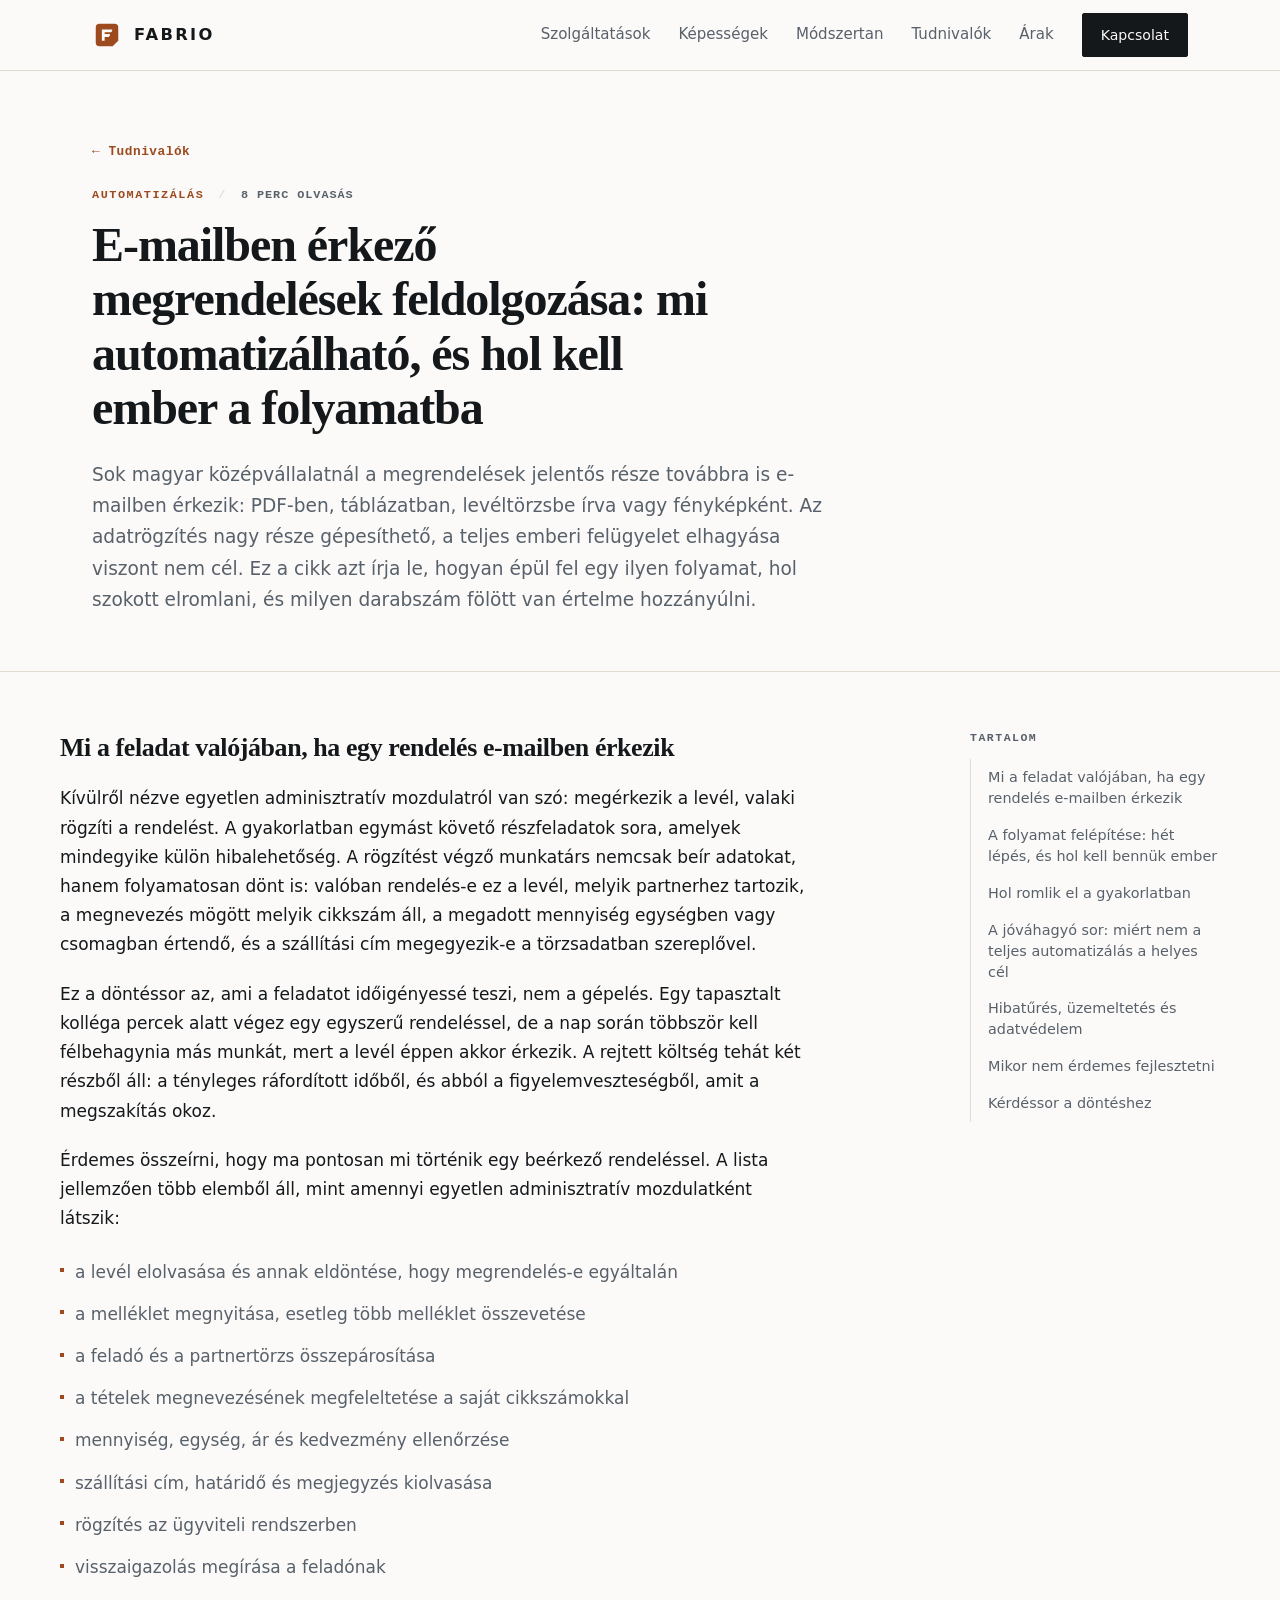
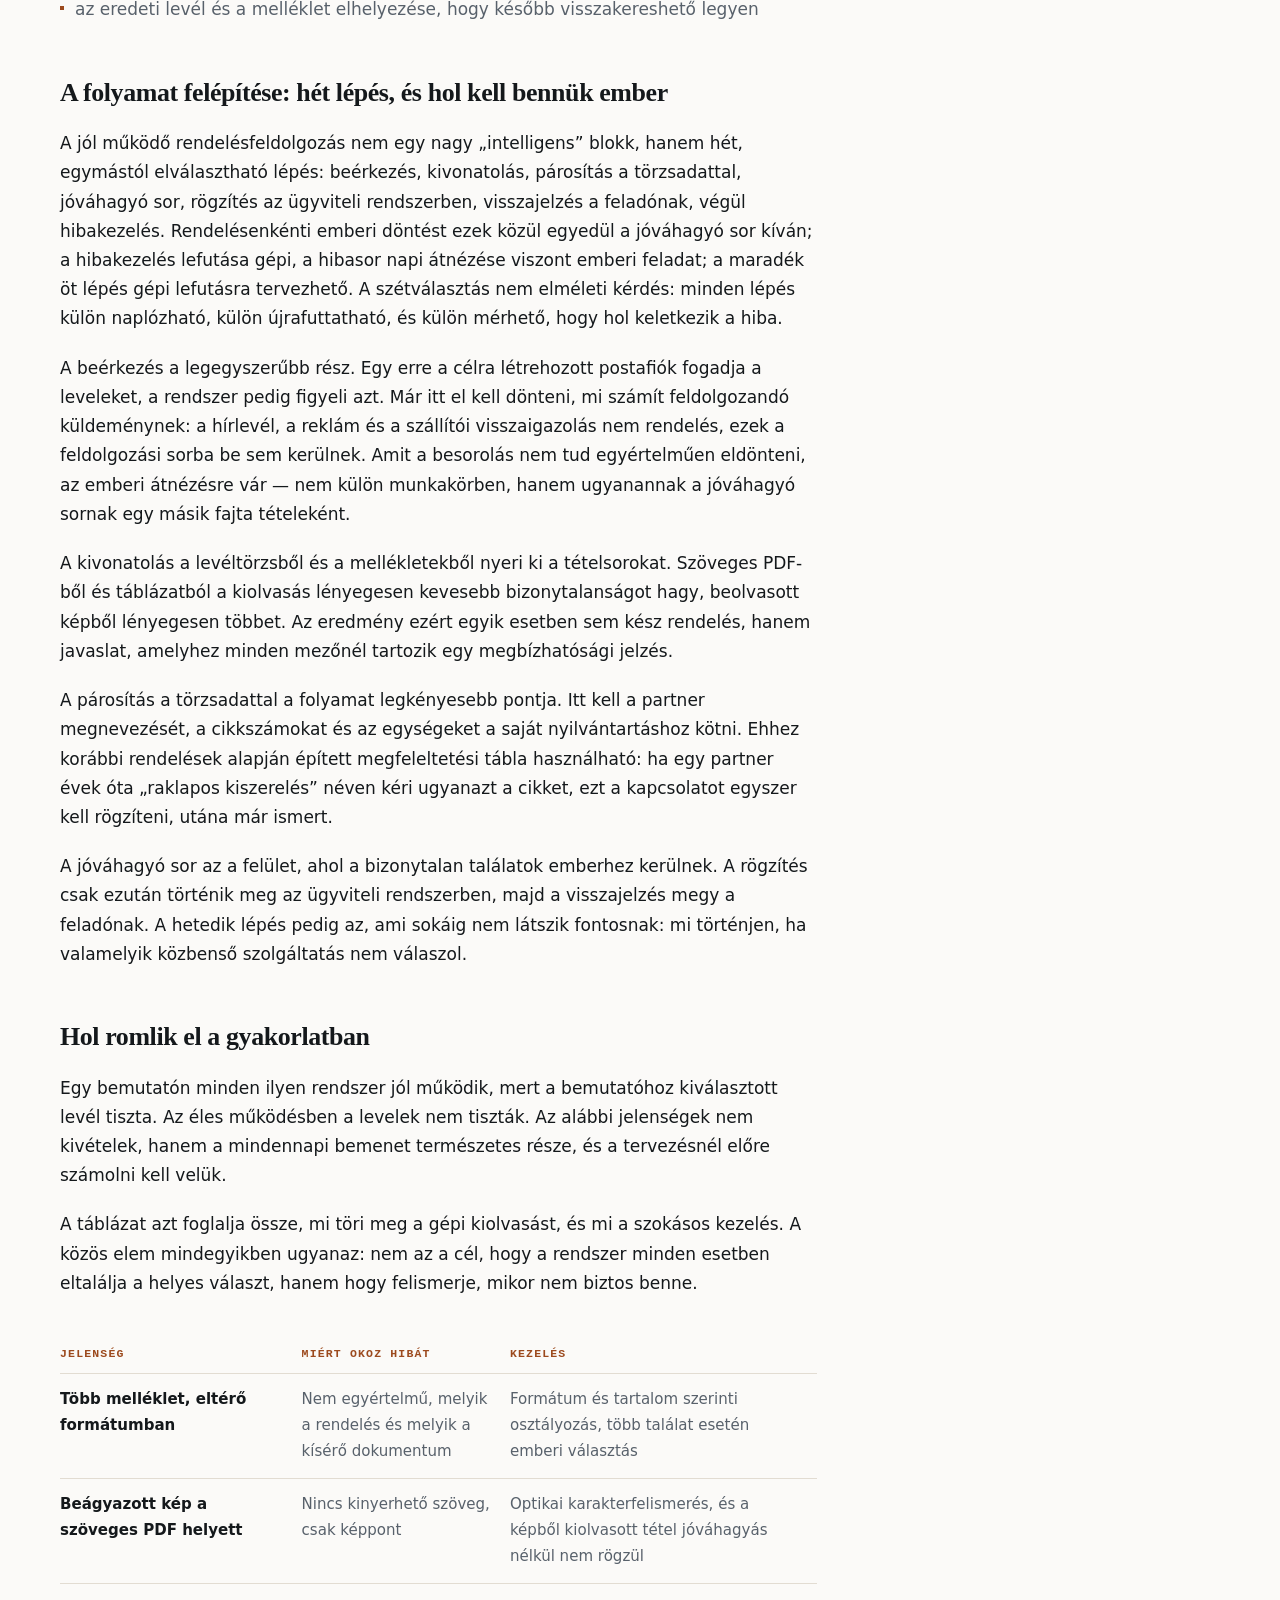
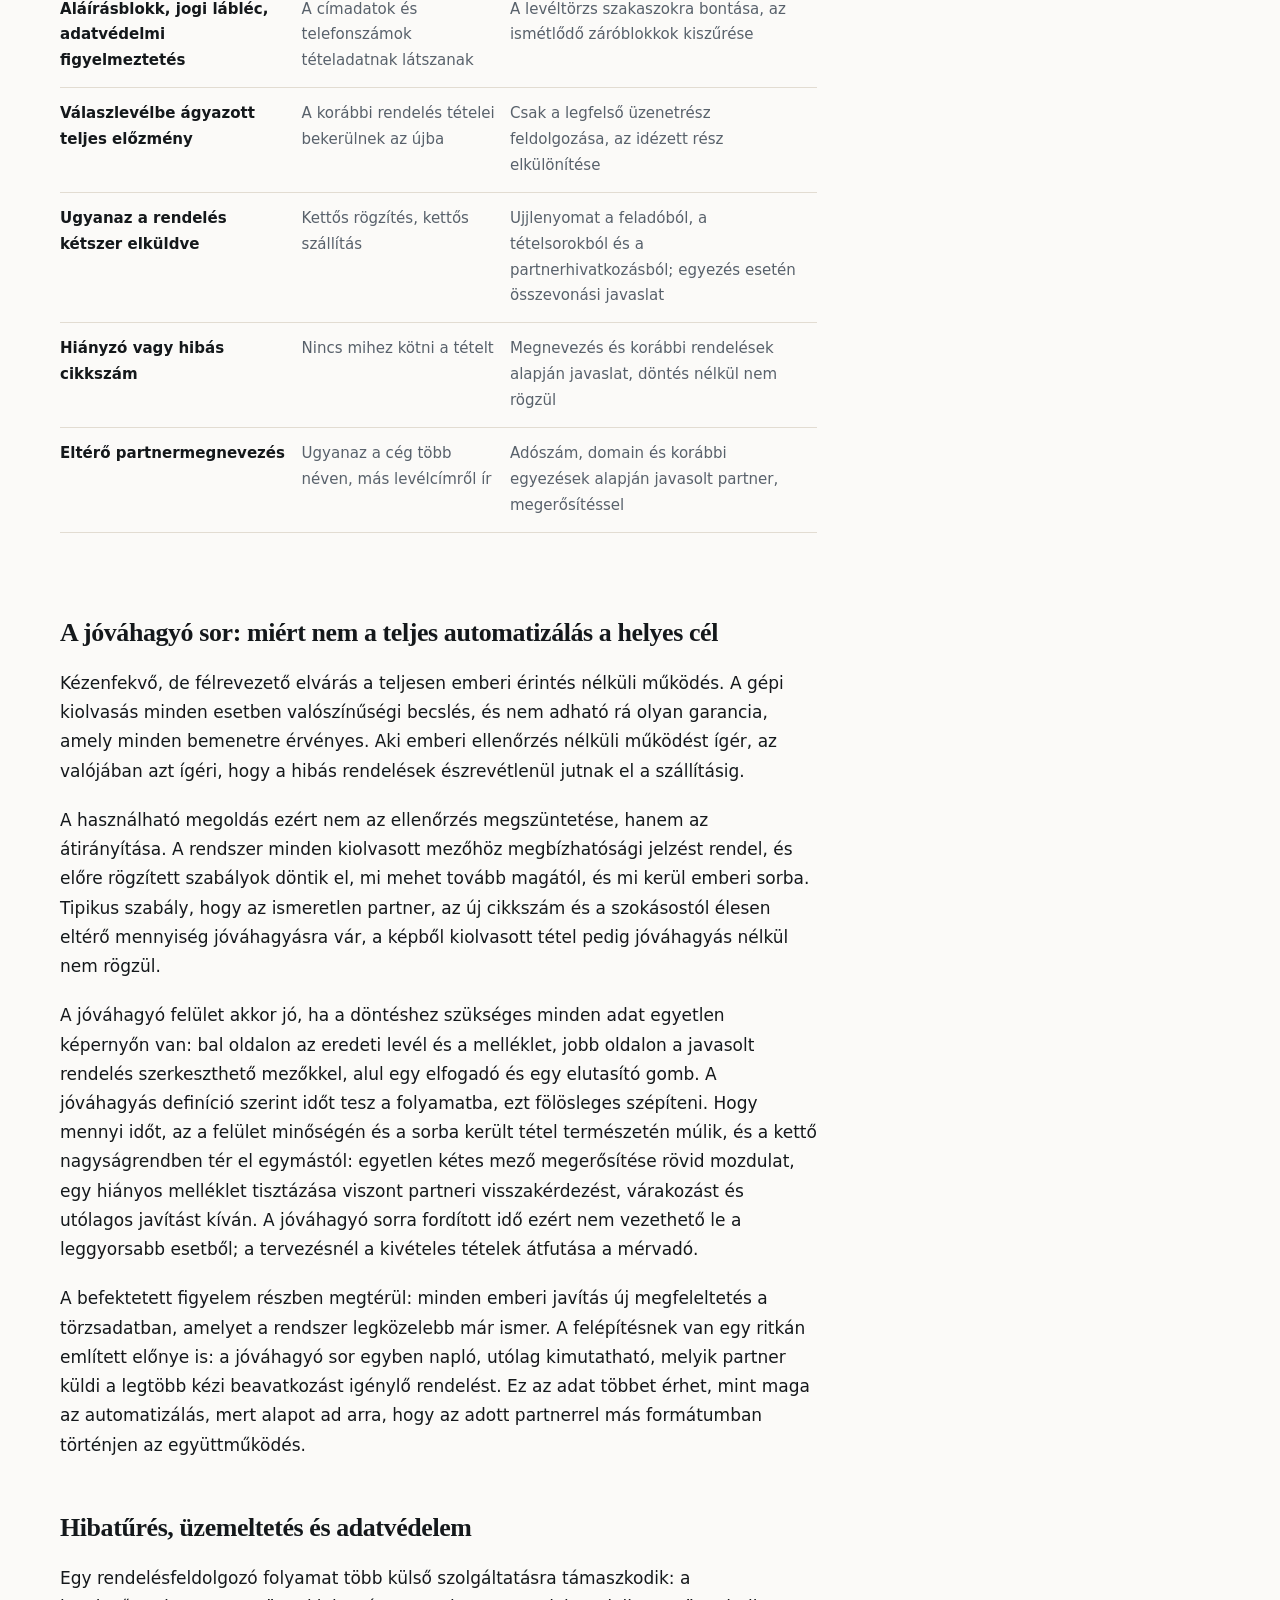
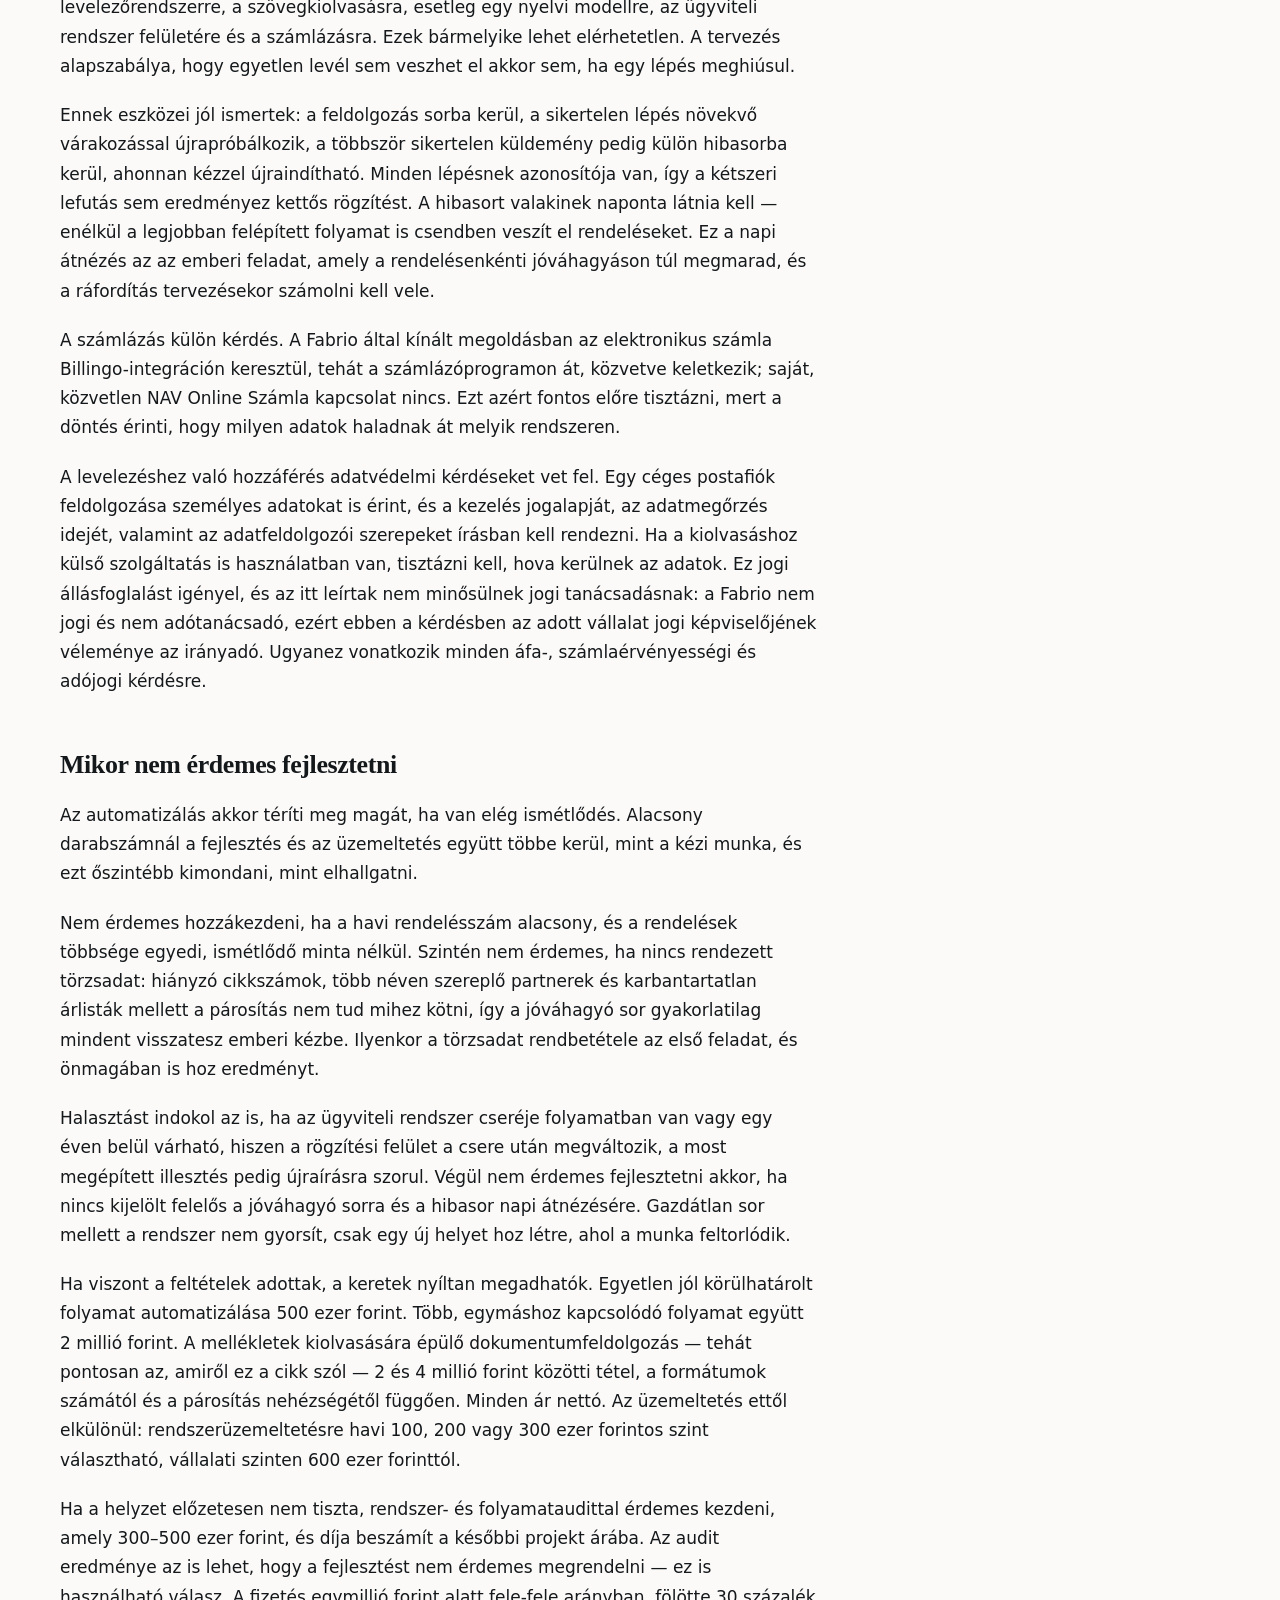
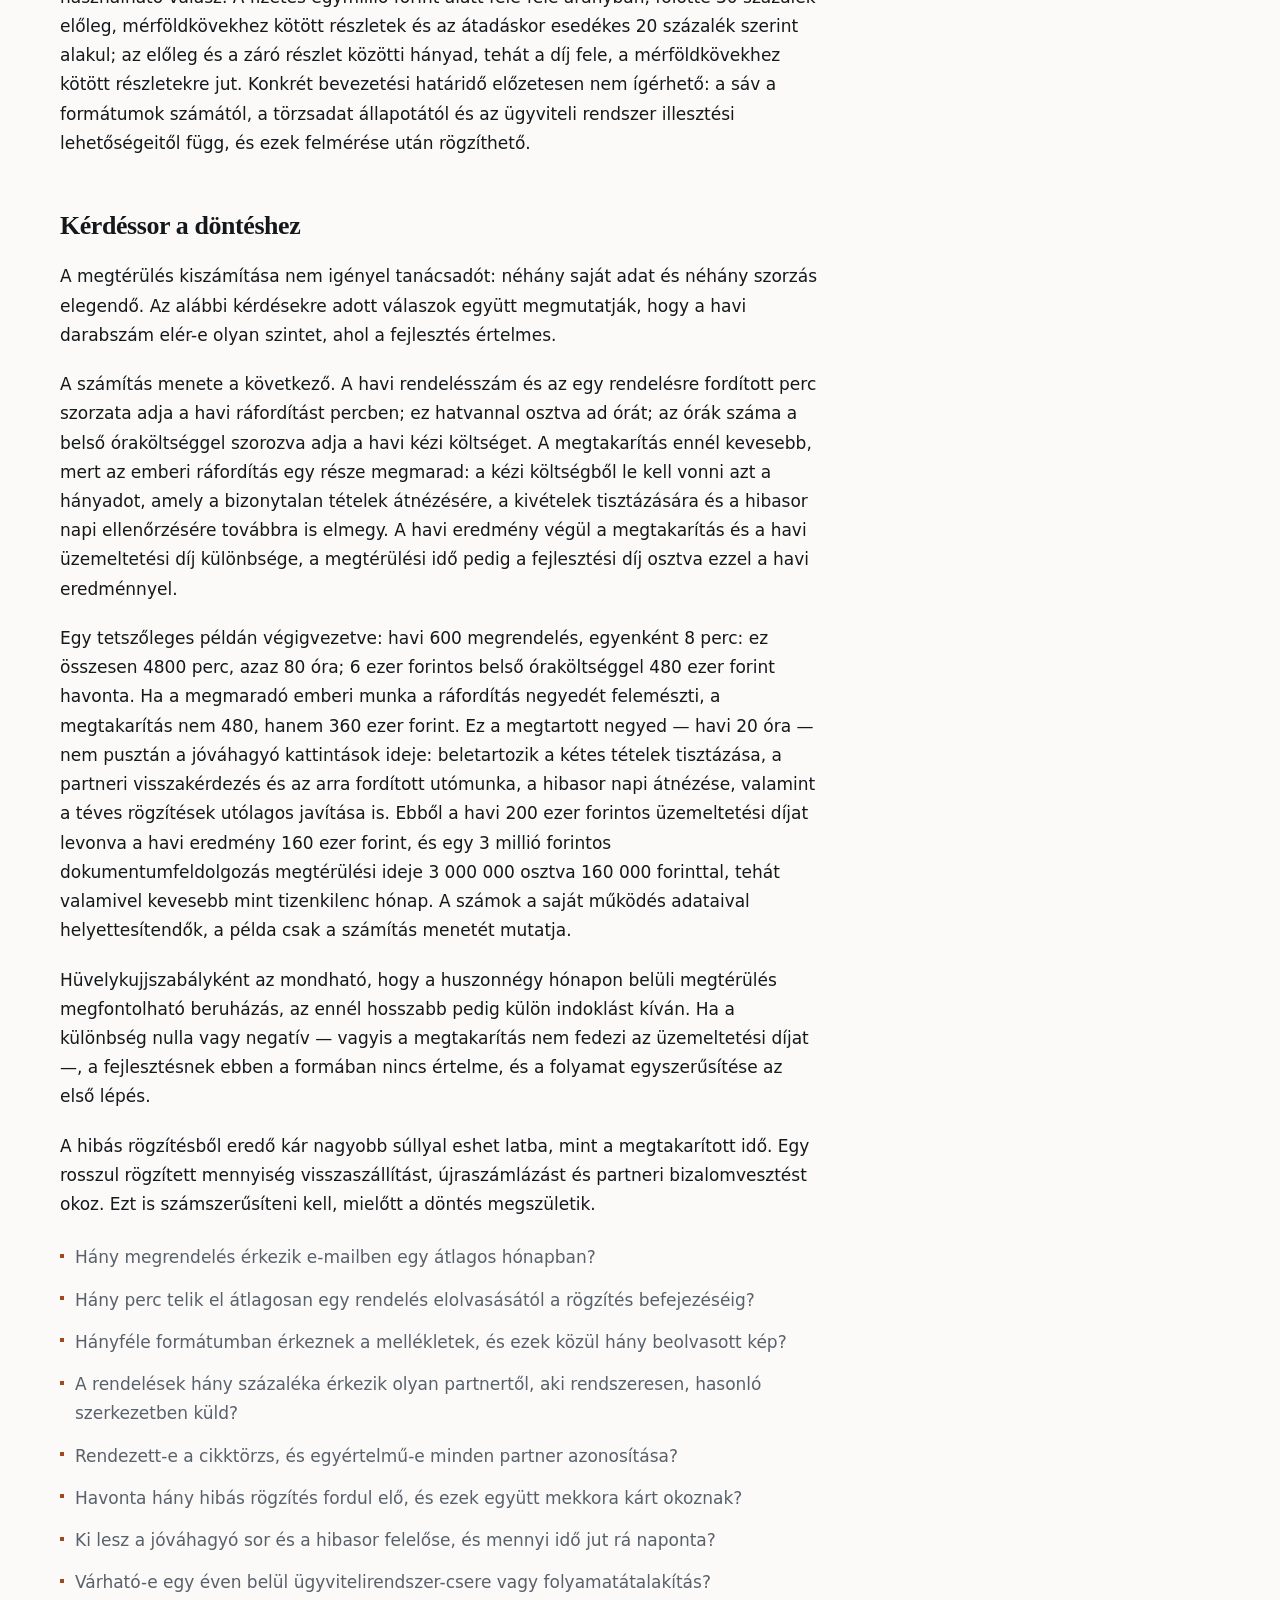
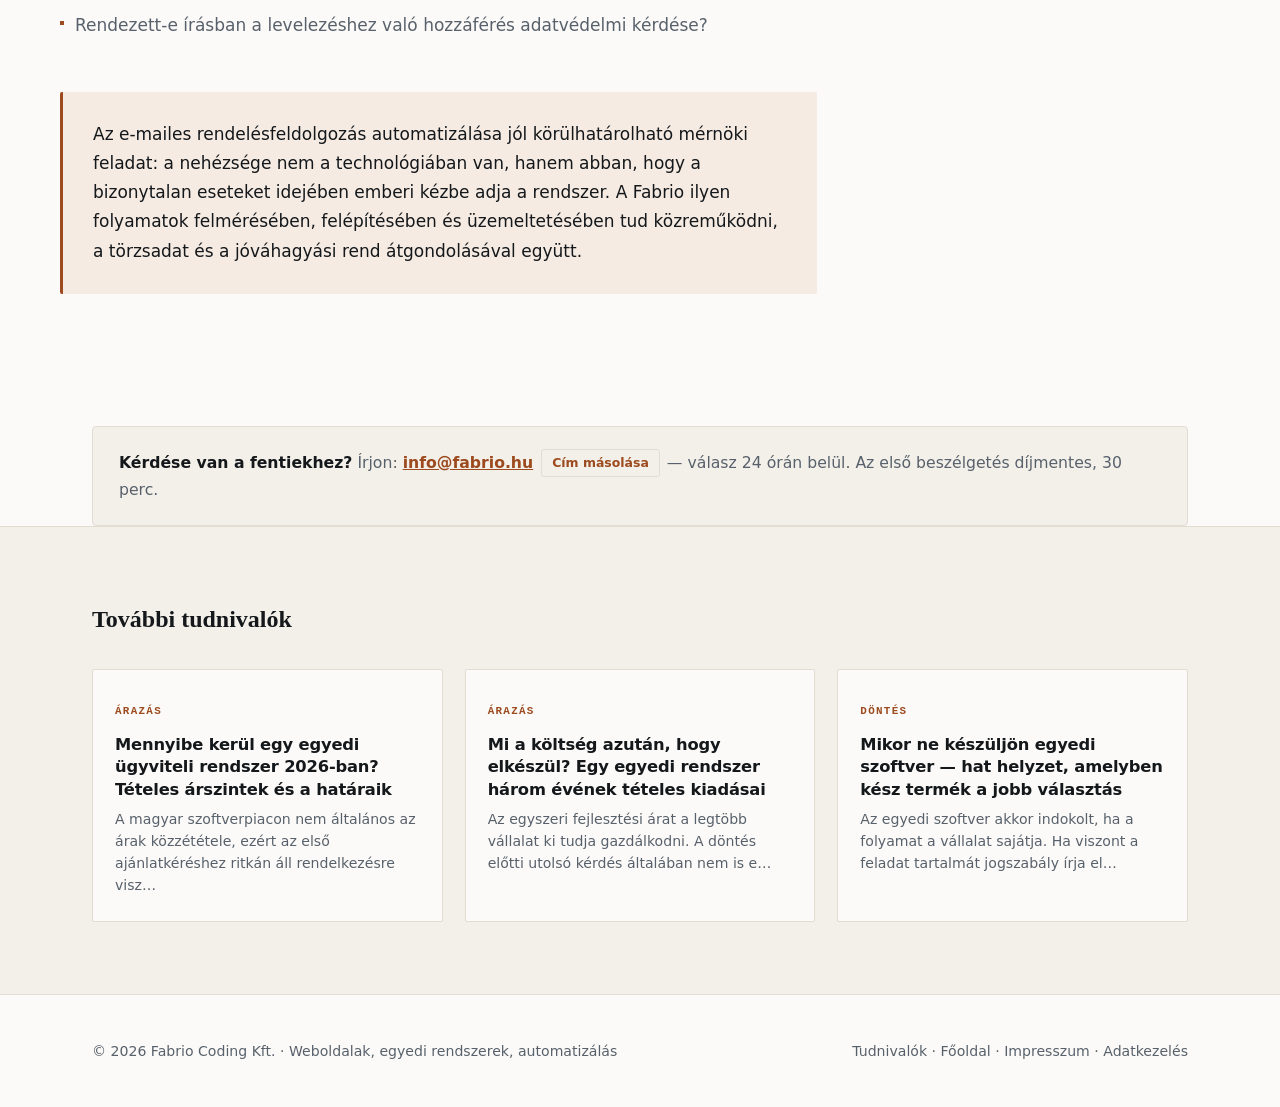
<file: cikkek/email-rendelesfeldolgozas-automatizalas.html>
<!doctype html>
<html lang="hu">
<head>
<script>document.documentElement.className+=' janim';</script>
<meta charset="utf-8">
<meta name="viewport" content="width=device-width, initial-scale=1">
<title>E-mailben érkező megrendelések feldolgozása: mi automatizálható, és hol kell ember a folyamatba — Fabrio</title>
<link rel="canonical" href="https://fabrio.hu/cikkek/email-rendelesfeldolgozas-automatizalas.html">
<meta name="description" content="Hogyan épül fel egy e-mailes rendelésfeldolgozó folyamat a beérkezéstől a rögzítésig, hol kell emberi jóváhagyás, mikor nem éri meg fejlesztetni, és mennyibe kerül.">
<meta property="og:type" content="article">
<meta property="og:title" content="E-mailben érkező megrendelések feldolgozása: mi automatizálható, és hol kell ember a folyamatba">
<meta property="og:description" content="Hogyan épül fel egy e-mailes rendelésfeldolgozó folyamat a beérkezéstől a rögzítésig, hol kell emberi jóváhagyás, mikor nem éri meg fejlesztetni, és mennyibe kerül.">
<meta property="og:locale" content="hu_HU">
<meta property="og:url" content="https://fabrio.hu/cikkek/email-rendelesfeldolgozas-automatizalas.html">
<meta property="og:image" content="https://fabrio.hu/megosztas.png">
<meta property="og:image:width" content="1200">
<meta property="og:image:height" content="630">
<meta name="twitter:card" content="summary_large_image">
<meta name="twitter:image" content="https://fabrio.hu/megosztas.png">
<link rel="stylesheet" href="cikk.css">
<link rel="icon" href="data:image/svg+xml,%3Csvg xmlns='http://www.w3.org/2000/svg' viewBox='0 0 64 64'%3E%3Cpath fill='%239C4A1E' fill-rule='evenodd' d='M16 8H48A8 8 0 0 1 56 16V44L44 56H16A8 8 0 0 1 8 48V16A8 8 0 0 1 16 8ZM21 20H43V23.6L40.6 26H27V30H38V33.6L35.6 36H27V44H21Z'/%3E%3C/svg%3E">
<script type="application/ld+json">
{
  "@context": "https://schema.org",
  "@type": "Article",
  "headline": "E-mailben érkező megrendelések feldolgozása: mi automatizálható, és hol kell ember a folyamatba",
  "description": "Hogyan épül fel egy e-mailes rendelésfeldolgozó folyamat a beérkezéstől a rögzítésig, hol kell emberi jóváhagyás, mikor nem éri meg fejlesztetni, és mennyibe kerül.",
  "inLanguage": "hu",
  "author": {
    "@type": "Organization",
    "name": "Fabrio"
  },
  "publisher": {
    "@type": "Organization",
    "name": "Fabrio",
    "legalName": "Fabrio Coding Korlátolt Felelősségű Társaság",
    "url": "https://fabrio.hu/",
    "logo": {
      "@type": "ImageObject",
      "url": "https://fabrio.hu/logo.png",
      "width": 800,
      "height": 179
    }
  },
  "url": "https://fabrio.hu/cikkek/email-rendelesfeldolgozas-automatizalas.html",
  "mainEntityOfPage": {
    "@type": "WebPage",
    "@id": "https://fabrio.hu/cikkek/email-rendelesfeldolgozas-automatizalas.html"
  },
  "datePublished": "2026-08-25",
  "dateModified": "2026-09-19",
  "image": "https://fabrio.hu/megosztas.png"
}
</script>
<script type="application/ld+json">
{
  "@context": "https://schema.org",
  "@type": "BreadcrumbList",
  "itemListElement": [
    {
      "@type": "ListItem",
      "position": 1,
      "name": "Főoldal",
      "item": "https://fabrio.hu/"
    },
    {
      "@type": "ListItem",
      "position": 2,
      "name": "Tudnivalók",
      "item": "https://fabrio.hu/cikkek/"
    },
    {
      "@type": "ListItem",
      "position": 3,
      "name": "E-mailben érkező megrendelések feldolgozása: mi automatizálható, és hol kell ember a folyamatba"
    }
  ]
}
</script>
</head>
<body>
<a class="skip" href="#tartalom">Ugrás a tartalomra</a>
<header class="top">
  <div class="wrap tin">
    <a class="brand" href="../index.html"><svg class="mark" viewBox="0 0 64 64" aria-hidden="true"><path fill="#9C4A1E" fill-rule="evenodd" d="M16 8H48A8 8 0 0 1 56 16V44L44 56H16A8 8 0 0 1 8 48V16A8 8 0 0 1 16 8ZM21 20H43V23.6L40.6 26H27V30H38V33.6L35.6 36H27V44H21Z"/></svg><span class="bname">FABRIO</span></a>
    <button class="menugomb" id="menugomb" type="button"
            aria-expanded="false" aria-controls="fomenu" aria-label="Menü megnyitása">
      <svg class="h" viewBox="0 0 24 24" aria-hidden="true"><path d="M4 7h16M4 12h16M4 17h16"/></svg>
      <svg class="x" viewBox="0 0 24 24" aria-hidden="true"><path d="M6 6l12 12M18 6L6 18"/></svg>
    </button>
    <nav class="navl" id="fomenu">
      <a href="../index.html#szolgaltatasok">Szolgáltatások</a>
      <a href="../index.html#kepessegek">Képességek</a>
      <a href="../index.html#folyamat">Módszertan</a>
      <a href="index.html">Tudnivalók</a>
      <a href="../index.html#arak">Árak</a>
      <a class="btn" href="../index.html#kapcsolat">Kapcsolat</a>
    </nav>
  </div>
</header>
<main id="tartalom">
  <div class="chead">
    <div class="wrap">
      <a class="back" href="index.html">&larr; Tudnivalók</a>
      <div class="meta"><span>automatizálás</span><span class="dot">/</span><span class="rt">8 perc olvasás</span></div>
      <h1>E-mailben érkező megrendelések feldolgozása: mi automatizálható, és hol kell ember a folyamatba</h1>
      <p class="lede">Sok magyar középvállalatnál a megrendelések jelentős része továbbra is e-mailben érkezik: PDF-ben, táblázatban, levéltörzsbe írva vagy fényképként. Az adatrögzítés nagy része gépesíthető, a teljes emberi felügyelet elhagyása viszont nem cél. Ez a cikk azt írja le, hogyan épül fel egy ilyen folyamat, hol szokott elromlani, és milyen darabszám fölött van értelme hozzányúlni.</p>
    </div>
  </div>
  <div class="wrap body">
    <article class="art">
      <h2 id="mi-a-feladat-valojaban-ha-egy-rendeles-e-mai">Mi a feladat valójában, ha egy rendelés e-mailben érkezik</h2>
<p>Kívülről nézve egyetlen adminisztratív mozdulatról van szó: megérkezik a levél, valaki rögzíti a rendelést. A gyakorlatban egymást követő részfeladatok sora, amelyek mindegyike külön hibalehetőség. A rögzítést végző munkatárs nemcsak beír adatokat, hanem folyamatosan dönt is: valóban rendelés-e ez a levél, melyik partnerhez tartozik, a megnevezés mögött melyik cikkszám áll, a megadott mennyiség egységben vagy csomagban értendő, és a szállítási cím megegyezik-e a törzsadatban szereplővel.</p>
<p>Ez a döntéssor az, ami a feladatot időigényessé teszi, nem a gépelés. Egy tapasztalt kolléga percek alatt végez egy egyszerű rendeléssel, de a nap során többször kell félbehagynia más munkát, mert a levél éppen akkor érkezik. A rejtett költség tehát két részből áll: a tényleges ráfordított időből, és abból a figyelemveszteségből, amit a megszakítás okoz.</p>
<p>Érdemes összeírni, hogy ma pontosan mi történik egy beérkező rendeléssel. A lista jellemzően több elemből áll, mint amennyi egyetlen adminisztratív mozdulatként látszik:</p>
<ul><li>a levél elolvasása és annak eldöntése, hogy megrendelés-e egyáltalán</li><li>a melléklet megnyitása, esetleg több melléklet összevetése</li><li>a feladó és a partnertörzs összepárosítása</li><li>a tételek megnevezésének megfeleltetése a saját cikkszámokkal</li><li>mennyiség, egység, ár és kedvezmény ellenőrzése</li><li>szállítási cím, határidő és megjegyzés kiolvasása</li><li>rögzítés az ügyviteli rendszerben</li><li>visszaigazolás megírása a feladónak</li><li>az eredeti levél és a melléklet elhelyezése, hogy később visszakereshető legyen</li></ul><h2 id="a-folyamat-felepitese-het-lepes-es-hol-kell-">A folyamat felépítése: hét lépés, és hol kell bennük ember</h2>
<p>A jól működő rendelésfeldolgozás nem egy nagy „intelligens” blokk, hanem hét, egymástól elválasztható lépés: beérkezés, kivonatolás, párosítás a törzsadattal, jóváhagyó sor, rögzítés az ügyviteli rendszerben, visszajelzés a feladónak, végül hibakezelés. Rendelésenkénti emberi döntést ezek közül egyedül a jóváhagyó sor kíván; a hibakezelés lefutása gépi, a hibasor napi átnézése viszont emberi feladat; a maradék öt lépés gépi lefutásra tervezhető. A szétválasztás nem elméleti kérdés: minden lépés külön naplózható, külön újrafuttatható, és külön mérhető, hogy hol keletkezik a hiba.</p>
<p>A beérkezés a legegyszerűbb rész. Egy erre a célra létrehozott postafiók fogadja a leveleket, a rendszer pedig figyeli azt. Már itt el kell dönteni, mi számít feldolgozandó küldeménynek: a hírlevél, a reklám és a szállítói visszaigazolás nem rendelés, ezek a feldolgozási sorba be sem kerülnek. Amit a besorolás nem tud egyértelműen eldönteni, az emberi átnézésre vár — nem külön munkakörben, hanem ugyanannak a jóváhagyó sornak egy másik fajta tételeként.</p>
<p>A kivonatolás a levéltörzsből és a mellékletekből nyeri ki a tételsorokat. Szöveges PDF-ből és táblázatból a kiolvasás lényegesen kevesebb bizonytalanságot hagy, beolvasott képből lényegesen többet. Az eredmény ezért egyik esetben sem kész rendelés, hanem javaslat, amelyhez minden mezőnél tartozik egy megbízhatósági jelzés.</p>
<p>A párosítás a törzsadattal a folyamat legkényesebb pontja. Itt kell a partner megnevezését, a cikkszámokat és az egységeket a saját nyilvántartáshoz kötni. Ehhez korábbi rendelések alapján épített megfeleltetési tábla használható: ha egy partner évek óta „raklapos kiszerelés” néven kéri ugyanazt a cikket, ezt a kapcsolatot egyszer kell rögzíteni, utána már ismert.</p>
<p>A jóváhagyó sor az a felület, ahol a bizonytalan találatok emberhez kerülnek. A rögzítés csak ezután történik meg az ügyviteli rendszerben, majd a visszajelzés megy a feladónak. A hetedik lépés pedig az, ami sokáig nem látszik fontosnak: mi történjen, ha valamelyik közbenső szolgáltatás nem válaszol.</p><h2 id="hol-romlik-el-a-gyakorlatban">Hol romlik el a gyakorlatban</h2>
<p>Egy bemutatón minden ilyen rendszer jól működik, mert a bemutatóhoz kiválasztott levél tiszta. Az éles működésben a levelek nem tiszták. Az alábbi jelenségek nem kivételek, hanem a mindennapi bemenet természetes része, és a tervezésnél előre számolni kell velük.</p>
<p>A táblázat azt foglalja össze, mi töri meg a gépi kiolvasást, és mi a szokásos kezelés. A közös elem mindegyikben ugyanaz: nem az a cél, hogy a rendszer minden esetben eltalálja a helyes választ, hanem hogy felismerje, mikor nem biztos benne.</p>
<div class="tscroll"><table><thead><tr><th scope="col">Jelenség</th><th scope="col">Miért okoz hibát</th><th scope="col">Kezelés</th></tr></thead><tbody><tr><td>Több melléklet, eltérő formátumban</td><td>Nem egyértelmű, melyik a rendelés és melyik a kísérő dokumentum</td><td>Formátum és tartalom szerinti osztályozás, több találat esetén emberi választás</td></tr><tr><td>Beágyazott kép a szöveges PDF helyett</td><td>Nincs kinyerhető szöveg, csak képpont</td><td>Optikai karakterfelismerés, és a képből kiolvasott tétel jóváhagyás nélkül nem rögzül</td></tr><tr><td>Aláírásblokk, jogi lábléc, adatvédelmi figyelmeztetés</td><td>A címadatok és telefonszámok tételadatnak látszanak</td><td>A levéltörzs szakaszokra bontása, az ismétlődő záróblokkok kiszűrése</td></tr><tr><td>Válaszlevélbe ágyazott teljes előzmény</td><td>A korábbi rendelés tételei bekerülnek az újba</td><td>Csak a legfelső üzenetrész feldolgozása, az idézett rész elkülönítése</td></tr><tr><td>Ugyanaz a rendelés kétszer elküldve</td><td>Kettős rögzítés, kettős szállítás</td><td>Ujjlenyomat a feladóból, a tételsorokból és a partnerhivatkozásból; egyezés esetén összevonási javaslat</td></tr><tr><td>Hiányzó vagy hibás cikkszám</td><td>Nincs mihez kötni a tételt</td><td>Megnevezés és korábbi rendelések alapján javaslat, döntés nélkül nem rögzül</td></tr><tr><td>Eltérő partnermegnevezés</td><td>Ugyanaz a cég több néven, más levélcímről ír</td><td>Adószám, domain és korábbi egyezések alapján javasolt partner, megerősítéssel</td></tr></tbody></table></div><h2 id="a-jovahagyo-sor-miert-nem-a-teljes-automatiz">A jóváhagyó sor: miért nem a teljes automatizálás a helyes cél</h2>
<p>Kézenfekvő, de félrevezető elvárás a teljesen emberi érintés nélküli működés. A gépi kiolvasás minden esetben valószínűségi becslés, és nem adható rá olyan garancia, amely minden bemenetre érvényes. Aki emberi ellenőrzés nélküli működést ígér, az valójában azt ígéri, hogy a hibás rendelések észrevétlenül jutnak el a szállításig.</p>
<p>A használható megoldás ezért nem az ellenőrzés megszüntetése, hanem az átirányítása. A rendszer minden kiolvasott mezőhöz megbízhatósági jelzést rendel, és előre rögzített szabályok döntik el, mi mehet tovább magától, és mi kerül emberi sorba. Tipikus szabály, hogy az ismeretlen partner, az új cikkszám és a szokásostól élesen eltérő mennyiség jóváhagyásra vár, a képből kiolvasott tétel pedig jóváhagyás nélkül nem rögzül.</p>
<p>A jóváhagyó felület akkor jó, ha a döntéshez szükséges minden adat egyetlen képernyőn van: bal oldalon az eredeti levél és a melléklet, jobb oldalon a javasolt rendelés szerkeszthető mezőkkel, alul egy elfogadó és egy elutasító gomb. A jóváhagyás definíció szerint időt tesz a folyamatba, ezt fölösleges szépíteni. Hogy mennyi időt, az a felület minőségén és a sorba került tétel természetén múlik, és a kettő nagyságrendben tér el egymástól: egyetlen kétes mező megerősítése rövid mozdulat, egy hiányos melléklet tisztázása viszont partneri visszakérdezést, várakozást és utólagos javítást kíván. A jóváhagyó sorra fordított idő ezért nem vezethető le a leggyorsabb esetből; a tervezésnél a kivételes tételek átfutása a mérvadó.</p>
<p>A befektetett figyelem részben megtérül: minden emberi javítás új megfeleltetés a törzsadatban, amelyet a rendszer legközelebb már ismer. A felépítésnek van egy ritkán említett előnye is: a jóváhagyó sor egyben napló, utólag kimutatható, melyik partner küldi a legtöbb kézi beavatkozást igénylő rendelést. Ez az adat többet érhet, mint maga az automatizálás, mert alapot ad arra, hogy az adott partnerrel más formátumban történjen az együttműködés.</p><h2 id="hibatures-uzemeltetes-es-adatvedelem">Hibatűrés, üzemeltetés és adatvédelem</h2>
<p>Egy rendelésfeldolgozó folyamat több külső szolgáltatásra támaszkodik: a levelezőrendszerre, a szövegkiolvasásra, esetleg egy nyelvi modellre, az ügyviteli rendszer felületére és a számlázásra. Ezek bármelyike lehet elérhetetlen. A tervezés alapszabálya, hogy egyetlen levél sem veszhet el akkor sem, ha egy lépés meghiúsul.</p>
<p>Ennek eszközei jól ismertek: a feldolgozás sorba kerül, a sikertelen lépés növekvő várakozással újrapróbálkozik, a többször sikertelen küldemény pedig külön hibasorba kerül, ahonnan kézzel újraindítható. Minden lépésnek azonosítója van, így a kétszeri lefutás sem eredményez kettős rögzítést. A hibasort valakinek naponta látnia kell — enélkül a legjobban felépített folyamat is csendben veszít el rendeléseket. Ez a napi átnézés az az emberi feladat, amely a rendelésenkénti jóváhagyáson túl megmarad, és a ráfordítás tervezésekor számolni kell vele.</p>
<p>A számlázás külön kérdés. A Fabrio által kínált megoldásban az elektronikus számla Billingo-integráción keresztül, tehát a számlázóprogramon át, közvetve keletkezik; saját, közvetlen NAV Online Számla kapcsolat nincs. Ezt azért fontos előre tisztázni, mert a döntés érinti, hogy milyen adatok haladnak át melyik rendszeren.</p>
<p>A levelezéshez való hozzáférés adatvédelmi kérdéseket vet fel. Egy céges postafiók feldolgozása személyes adatokat is érint, és a kezelés jogalapját, az adatmegőrzés idejét, valamint az adatfeldolgozói szerepeket írásban kell rendezni. Ha a kiolvasáshoz külső szolgáltatás is használatban van, tisztázni kell, hova kerülnek az adatok. Ez jogi állásfoglalást igényel, és az itt leírtak nem minősülnek jogi tanácsadásnak: a Fabrio nem jogi és nem adótanácsadó, ezért ebben a kérdésben az adott vállalat jogi képviselőjének véleménye az irányadó. Ugyanez vonatkozik minden áfa-, számlaérvényességi és adójogi kérdésre.</p><h2 id="mikor-nem-erdemes-fejlesztetni">Mikor nem érdemes fejlesztetni</h2>
<p>Az automatizálás akkor téríti meg magát, ha van elég ismétlődés. Alacsony darabszámnál a fejlesztés és az üzemeltetés együtt többe kerül, mint a kézi munka, és ezt őszintébb kimondani, mint elhallgatni.</p>
<p>Nem érdemes hozzákezdeni, ha a havi rendelésszám alacsony, és a rendelések többsége egyedi, ismétlődő minta nélkül. Szintén nem érdemes, ha nincs rendezett törzsadat: hiányzó cikkszámok, több néven szereplő partnerek és karbantartatlan árlisták mellett a párosítás nem tud mihez kötni, így a jóváhagyó sor gyakorlatilag mindent visszatesz emberi kézbe. Ilyenkor a törzsadat rendbetétele az első feladat, és önmagában is hoz eredményt.</p>
<p>Halasztást indokol az is, ha az ügyviteli rendszer cseréje folyamatban van vagy egy éven belül várható, hiszen a rögzítési felület a csere után megváltozik, a most megépített illesztés pedig újraírásra szorul. Végül nem érdemes fejlesztetni akkor, ha nincs kijelölt felelős a jóváhagyó sorra és a hibasor napi átnézésére. Gazdátlan sor mellett a rendszer nem gyorsít, csak egy új helyet hoz létre, ahol a munka feltorlódik.</p>
<p>Ha viszont a feltételek adottak, a keretek nyíltan megadhatók. Egyetlen jól körülhatárolt folyamat automatizálása 500 ezer forint. Több, egymáshoz kapcsolódó folyamat együtt 2 millió forint. A mellékletek kiolvasására épülő dokumentumfeldolgozás — tehát pontosan az, amiről ez a cikk szól — 2 és 4 millió forint közötti tétel, a formátumok számától és a párosítás nehézségétől függően. Minden ár nettó. Az üzemeltetés ettől elkülönül: rendszerüzemeltetésre havi 100, 200 vagy 300 ezer forintos szint választható, vállalati szinten 600 ezer forinttól.</p>
<p>Ha a helyzet előzetesen nem tiszta, rendszer- és folyamataudittal érdemes kezdeni, amely 300–500 ezer forint, és díja beszámít a későbbi projekt árába. Az audit eredménye az is lehet, hogy a fejlesztést nem érdemes megrendelni — ez is használható válasz. A fizetés egymillió forint alatt fele-fele arányban, fölötte 30 százalék előleg, mérföldkövekhez kötött részletek és az átadáskor esedékes 20 százalék szerint alakul; az előleg és a záró részlet közötti hányad, tehát a díj fele, a mérföldkövekhez kötött részletekre jut. Konkrét bevezetési határidő előzetesen nem ígérhető: a sáv a formátumok számától, a törzsadat állapotától és az ügyviteli rendszer illesztési lehetőségeitől függ, és ezek felmérése után rögzíthető.</p><h2 id="kerdessor-a-donteshez">Kérdéssor a döntéshez</h2>
<p>A megtérülés kiszámítása nem igényel tanácsadót: néhány saját adat és néhány szorzás elegendő. Az alábbi kérdésekre adott válaszok együtt megmutatják, hogy a havi darabszám elér-e olyan szintet, ahol a fejlesztés értelmes.</p>
<p>A számítás menete a következő. A havi rendelésszám és az egy rendelésre fordított perc szorzata adja a havi ráfordítást percben; ez hatvannal osztva ad órát; az órák száma a belső óraköltséggel szorozva adja a havi kézi költséget. A megtakarítás ennél kevesebb, mert az emberi ráfordítás egy része megmarad: a kézi költségből le kell vonni azt a hányadot, amely a bizonytalan tételek átnézésére, a kivételek tisztázására és a hibasor napi ellenőrzésére továbbra is elmegy. A havi eredmény végül a megtakarítás és a havi üzemeltetési díj különbsége, a megtérülési idő pedig a fejlesztési díj osztva ezzel a havi eredménnyel.</p>
<p>Egy tetszőleges példán végigvezetve: havi 600 megrendelés, egyenként 8 perc: ez összesen 4800 perc, azaz 80 óra; 6 ezer forintos belső óraköltséggel 480 ezer forint havonta. Ha a megmaradó emberi munka a ráfordítás negyedét felemészti, a megtakarítás nem 480, hanem 360 ezer forint. Ez a megtartott negyed — havi 20 óra — nem pusztán a jóváhagyó kattintások ideje: beletartozik a kétes tételek tisztázása, a partneri visszakérdezés és az arra fordított utómunka, a hibasor napi átnézése, valamint a téves rögzítések utólagos javítása is. Ebből a havi 200 ezer forintos üzemeltetési díjat levonva a havi eredmény 160 ezer forint, és egy 3 millió forintos dokumentumfeldolgozás megtérülési ideje 3 000 000 osztva 160 000 forinttal, tehát valamivel kevesebb mint tizenkilenc hónap. A számok a saját működés adataival helyettesítendők, a példa csak a számítás menetét mutatja.</p>
<p>Hüvelykujjszabályként az mondható, hogy a huszonnégy hónapon belüli megtérülés megfontolható beruházás, az ennél hosszabb pedig külön indoklást kíván. Ha a különbség nulla vagy negatív — vagyis a megtakarítás nem fedezi az üzemeltetési díjat —, a fejlesztésnek ebben a formában nincs értelme, és a folyamat egyszerűsítése az első lépés.</p>
<p>A hibás rögzítésből eredő kár nagyobb súllyal eshet latba, mint a megtakarított idő. Egy rosszul rögzített mennyiség visszaszállítást, újraszámlázást és partneri bizalomvesztést okoz. Ezt is számszerűsíteni kell, mielőtt a döntés megszületik.</p>
<ul><li>Hány megrendelés érkezik e-mailben egy átlagos hónapban?</li><li>Hány perc telik el átlagosan egy rendelés elolvasásától a rögzítés befejezéséig?</li><li>Hányféle formátumban érkeznek a mellékletek, és ezek közül hány beolvasott kép?</li><li>A rendelések hány százaléka érkezik olyan partnertől, aki rendszeresen, hasonló szerkezetben küld?</li><li>Rendezett-e a cikktörzs, és egyértelmű-e minden partner azonosítása?</li><li>Havonta hány hibás rögzítés fordul elő, és ezek együtt mekkora kárt okoznak?</li><li>Ki lesz a jóváhagyó sor és a hibasor felelőse, és mennyi idő jut rá naponta?</li><li>Várható-e egy éven belül ügyvitelirendszer-csere vagy folyamatátalakítás?</li><li>Rendezett-e írásban a levelezéshez való hozzáférés adatvédelmi kérdése?</li></ul>
      <div class="zar"><p>Az e-mailes rendelésfeldolgozás automatizálása jól körülhatárolható mérnöki feladat: a nehézsége nem a technológiában van, hanem abban, hogy a bizonytalan eseteket idejében emberi kézbe adja a rendszer. A Fabrio ilyen folyamatok felmérésében, felépítésében és üzemeltetésében tud közreműködni, a törzsadat és a jóváhagyási rend átgondolásával együtt.</p></div>
    </article>
    <aside class="side">
      <h3>Tartalom</h3>
      <ul class="toc"><li><a href="#mi-a-feladat-valojaban-ha-egy-rendeles-e-mai">Mi a feladat valójában, ha egy rendelés e-mailben érkezik</a></li><li><a href="#a-folyamat-felepitese-het-lepes-es-hol-kell-">A folyamat felépítése: hét lépés, és hol kell bennük ember</a></li><li><a href="#hol-romlik-el-a-gyakorlatban">Hol romlik el a gyakorlatban</a></li><li><a href="#a-jovahagyo-sor-miert-nem-a-teljes-automatiz">A jóváhagyó sor: miért nem a teljes automatizálás a helyes cél</a></li><li><a href="#hibatures-uzemeltetes-es-adatvedelem">Hibatűrés, üzemeltetés és adatvédelem</a></li><li><a href="#mikor-nem-erdemes-fejlesztetni">Mikor nem érdemes fejlesztetni</a></li><li><a href="#kerdessor-a-donteshez">Kérdéssor a döntéshez</a></li></ul>
    </aside>
  </div>
  <div class="wrap"><div class="kapcs">
    <p><b>Kérdése van a fentiekhez?</b> Írjon: <a href="mailto:info@fabrio.hu?subject=Konzult%C3%A1ci%C3%B3%20k%C3%A9r%C3%A9se">info@fabrio.hu</a><button type="button" class="masol" data-cim="info@fabrio.hu">Cím másolása</button> — válasz 24 órán belül. Az első beszélgetés díjmentes, 30 perc.</p>
  </div></div>
  <section class="more">
    <div class="wrap">
      <h2>További tudnivalók</h2>
      <div class="mgrid"><a class="mcard" href="egyedi-rendszer-ara.html"><span class="k">árazás</span><h3>Mennyibe kerül egy egyedi ügyviteli rendszer 2026-ban? Tételes árszintek és a határaik</h3><p>A magyar szoftverpiacon nem általános az árak közzététele, ezért az első ajánlatkéréshez ritkán áll rendelkezésre visz…</p></a><a class="mcard" href="uzemeltetesi-koltseg-tetelesen.html"><span class="k">árazás</span><h3>Mi a költség azután, hogy elkészül? Egy egyedi rendszer három évének tételes kiadásai</h3><p>Az egyszeri fejlesztési árat a legtöbb vállalat ki tudja gazdálkodni. A döntés előtti utolsó kérdés általában nem is e…</p></a><a class="mcard" href="mikor-ne-keszuljon-egyedi-szoftver.html"><span class="k">döntés</span><h3>Mikor ne készüljön egyedi szoftver — hat helyzet, amelyben kész termék a jobb választás</h3><p>Az egyedi szoftver akkor indokolt, ha a folyamat a vállalat sajátja. Ha viszont a feladat tartalmát jogszabály írja el…</p></a></div>
    </div>
  </section>
</main>
<footer>
  <div class="wrap fin">
    <span>© 2026 Fabrio Coding Kft. · Weboldalak, egyedi rendszerek, automatizálás</span>
    <span><a href="index.html">Tudnivalók</a> · <a href="../index.html">Főoldal</a> · <a href="../impresszum.html">Impresszum</a> · <a href="../adatkezeles.html">Adatkezelés</a></span>
  </div>
</footer>
<script data-koveto>
/* Hirdetesbol erkezo latogato: a cimsor ?f= es &k= parametere a mailto targyaba es a belso
   hivatkozasokba kerul. A lap NEM tarol semmit, NEM hiv kulso szervert, NEM ir sutit. */
(function(){
  var q=new URLSearchParams(location.search), f=q.get('f'), k=q.get('k');
  document.querySelectorAll('.masol').forEach(function(b){
    b.addEventListener('click',function(){
      var c=b.getAttribute('data-cim'), volt=b.textContent;
      function ok(){ b.textContent='Kimásolva'; setTimeout(function(){ b.textContent=volt; },1800); }
      if(navigator.clipboard&&navigator.clipboard.writeText){ navigator.clipboard.writeText(c).then(ok,function(){ prompt('Másolja ki a címet:',c); }); }
      else { prompt('Másolja ki a címet:',c); }
    });
  });
  if(!f) return;
  var kod='[F-'+f.toUpperCase().replace(/[^A-Z0-9]/g,'')+']'+(k?' – '+k:'');
  var qs='f='+encodeURIComponent(f)+(k?'&k='+encodeURIComponent(k):'');
  document.querySelectorAll('a[href]').forEach(function(a){
    var h=a.getAttribute('href');
    if(h.indexOf('mailto:')===0){ a.setAttribute('href',h.split('?')[0]+'?subject='+encodeURIComponent('Konzultáció kérése '+kod)); return; }
    if(/^(https?:|#|data:|tel:)/.test(h)) return;
    var i=h.indexOf('#'), b=i<0?h:h.slice(0,i), t=i<0?'':h.slice(i);
    if(b.indexOf('?')>=0) return;
    a.setAttribute('href',b+'?'+qs+t);
  });
})();
</script>
<script>
(function(){
  var g=document.getElementById('menugomb'), n=document.getElementById('fomenu');
  if(!g||!n) return;
  function allit(ny){ n.classList.toggle('nyit',ny); g.setAttribute('aria-expanded',ny?'true':'false');
    g.setAttribute('aria-label',ny?'Menü bezárása':'Menü megnyitása'); }
  g.addEventListener('click',function(e){ e.stopPropagation(); allit(!n.classList.contains('nyit')); });
  n.addEventListener('click',function(e){ if(e.target.closest('a')) allit(false); });
  document.addEventListener('click',function(e){
    if(n.classList.contains('nyit') && !n.contains(e.target) && !g.contains(e.target)) allit(false); });
  document.addEventListener('keydown',function(e){
    if(e.key==='Escape' && n.classList.contains('nyit')){ allit(false); g.focus(); } });
  addEventListener('resize',function(){ if(innerWidth>1020) allit(false); });
})();
</script>
</body>
</html>
</file>
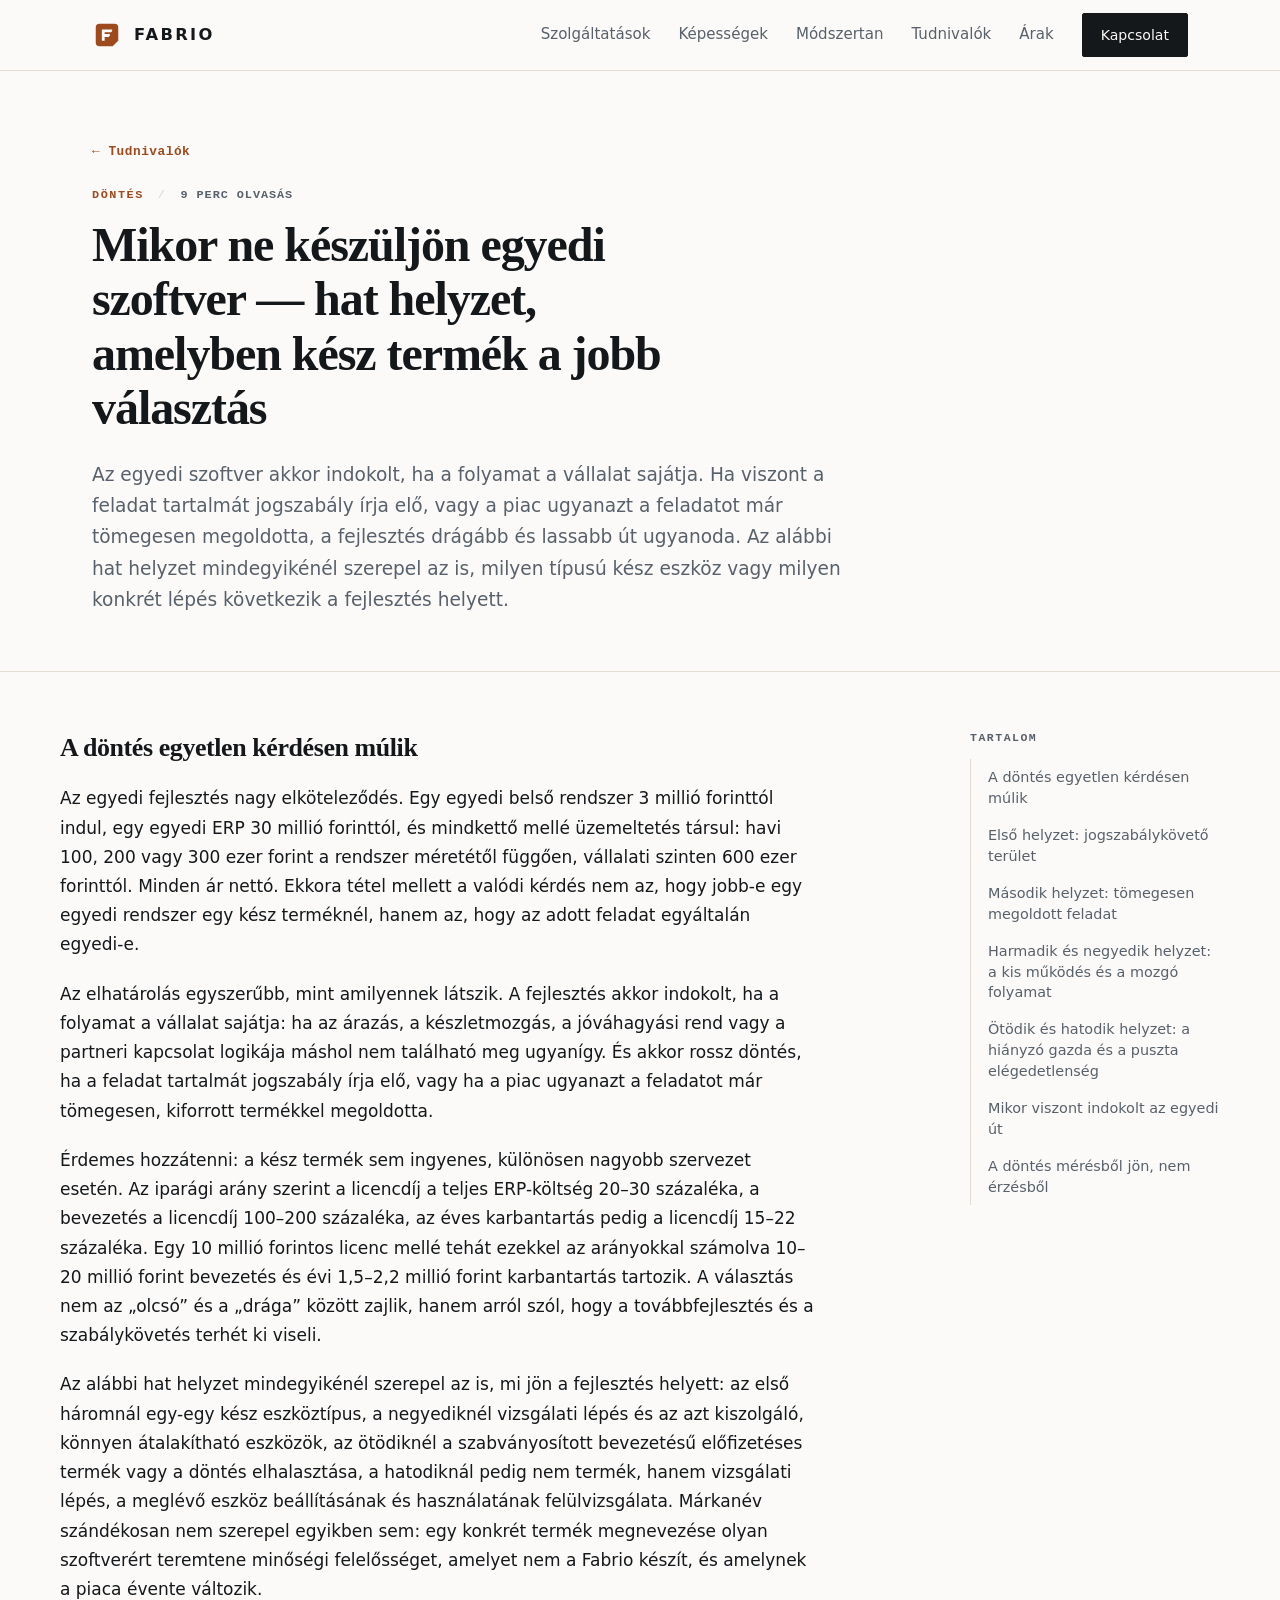
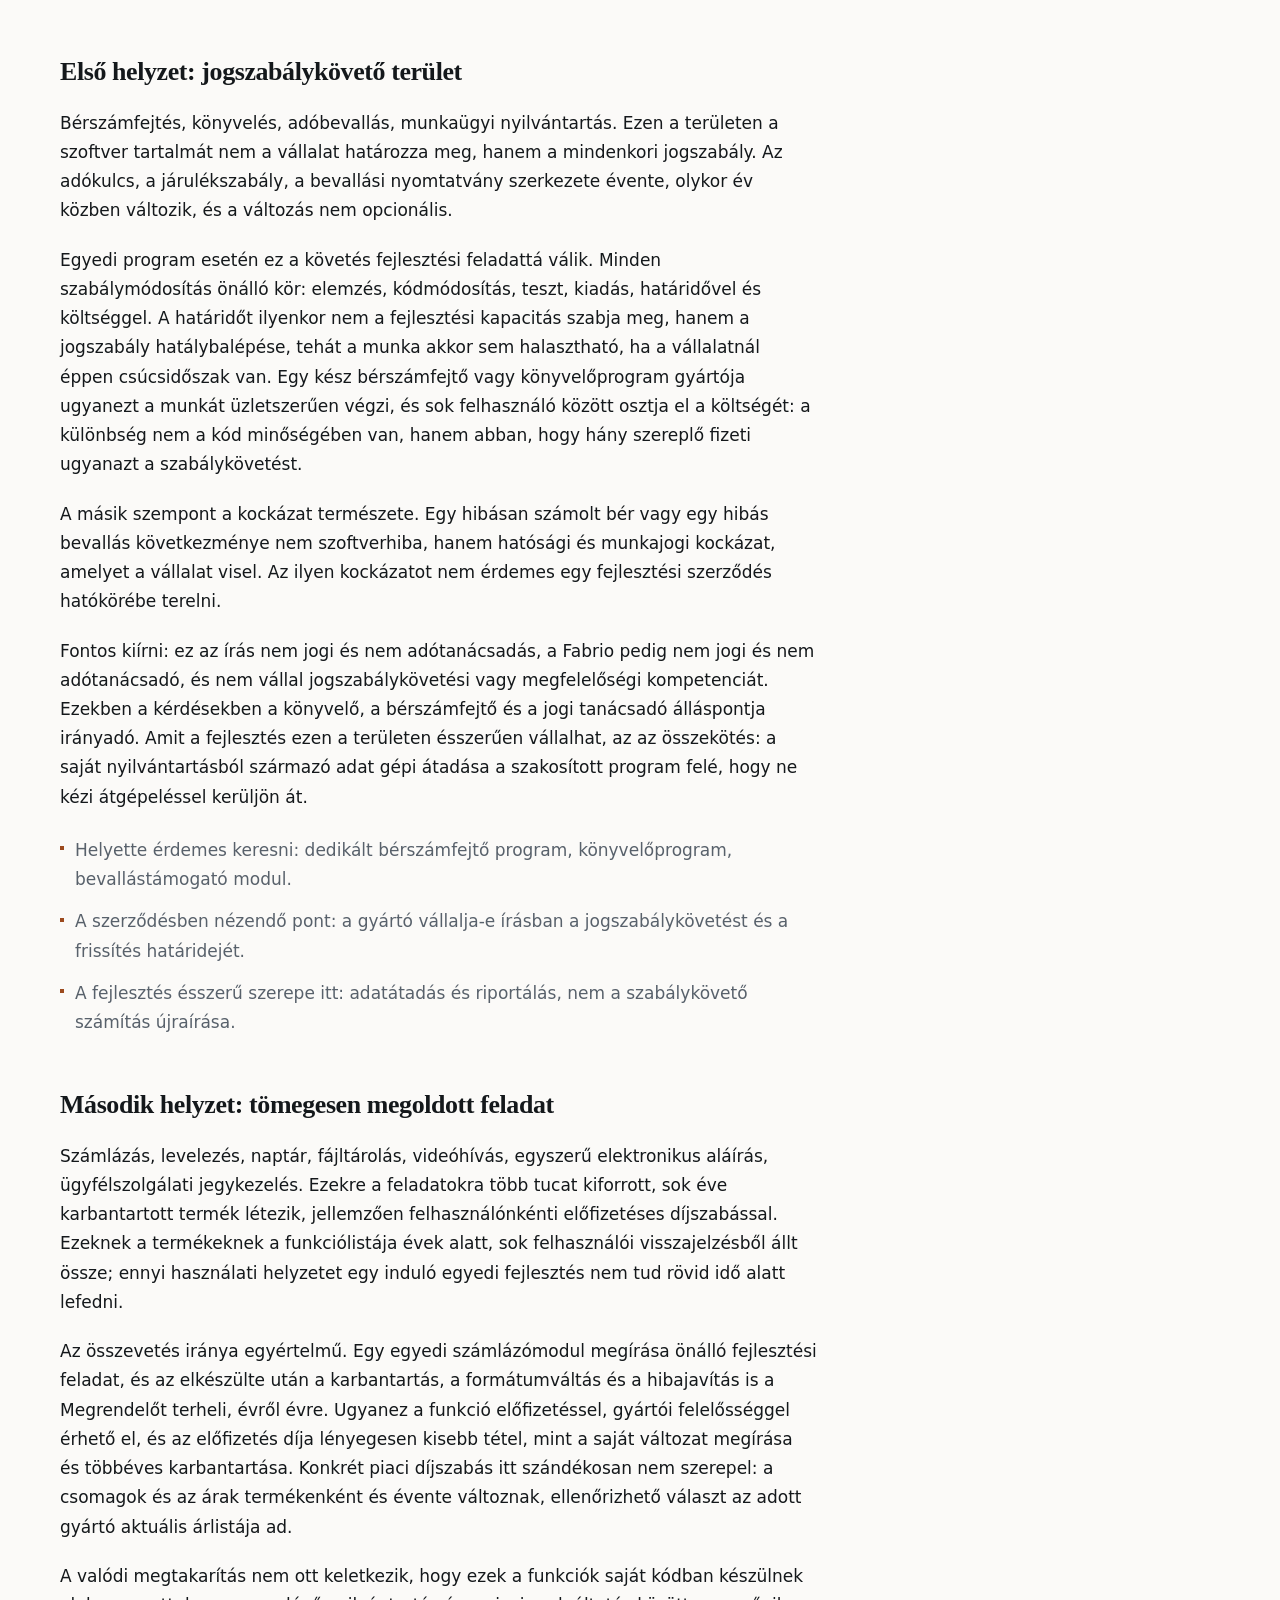
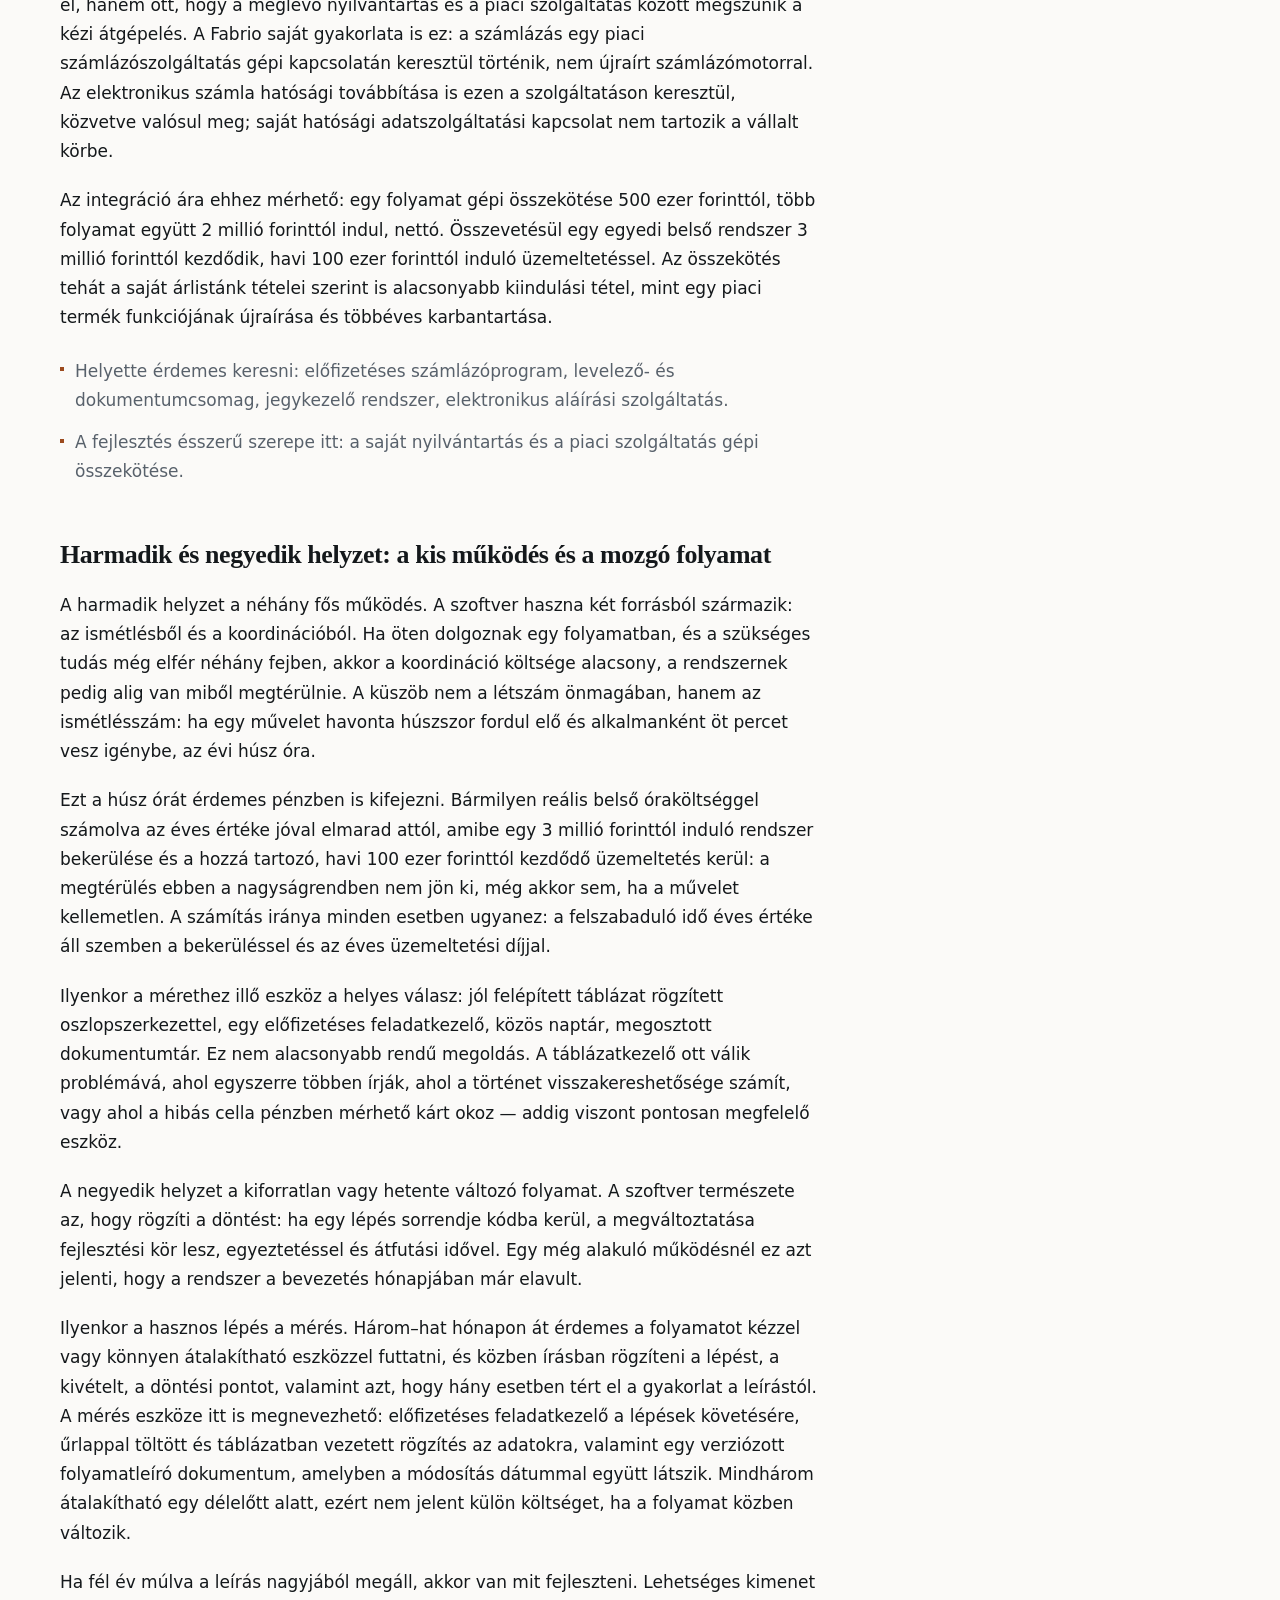
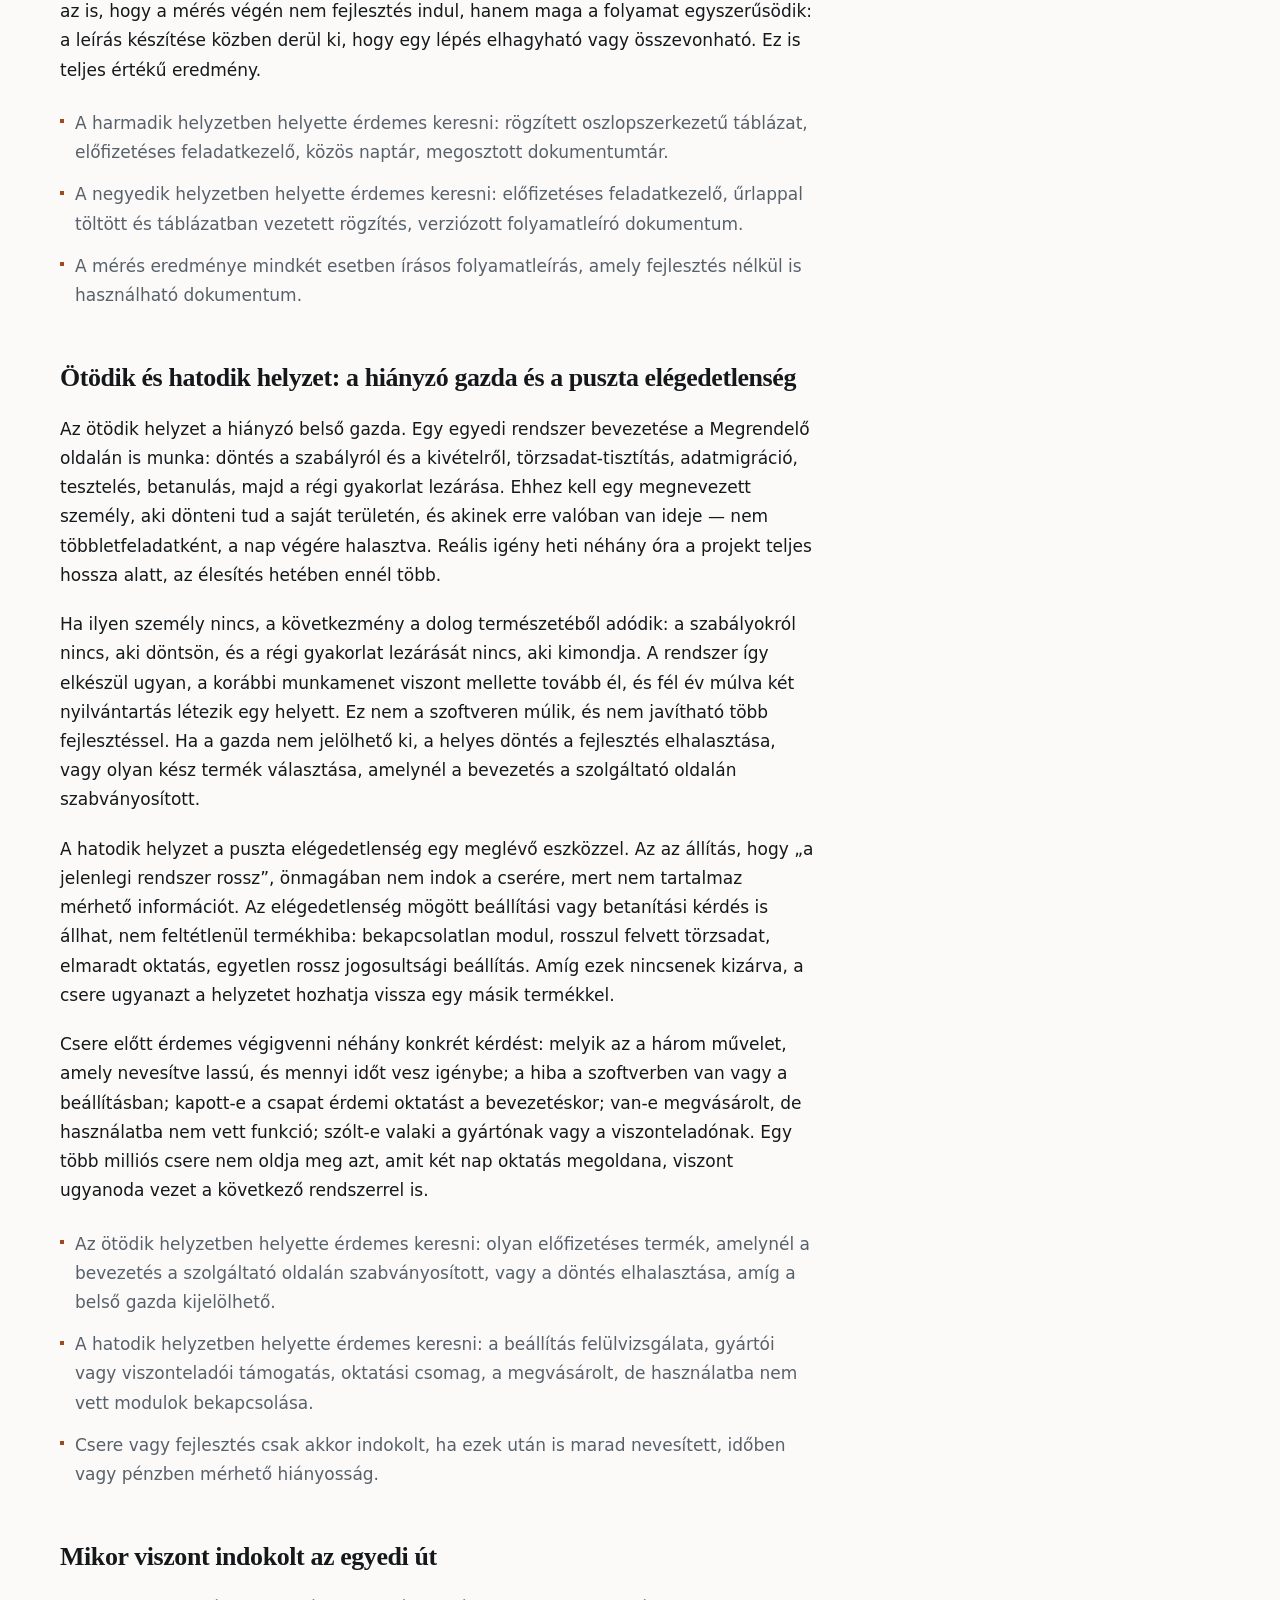
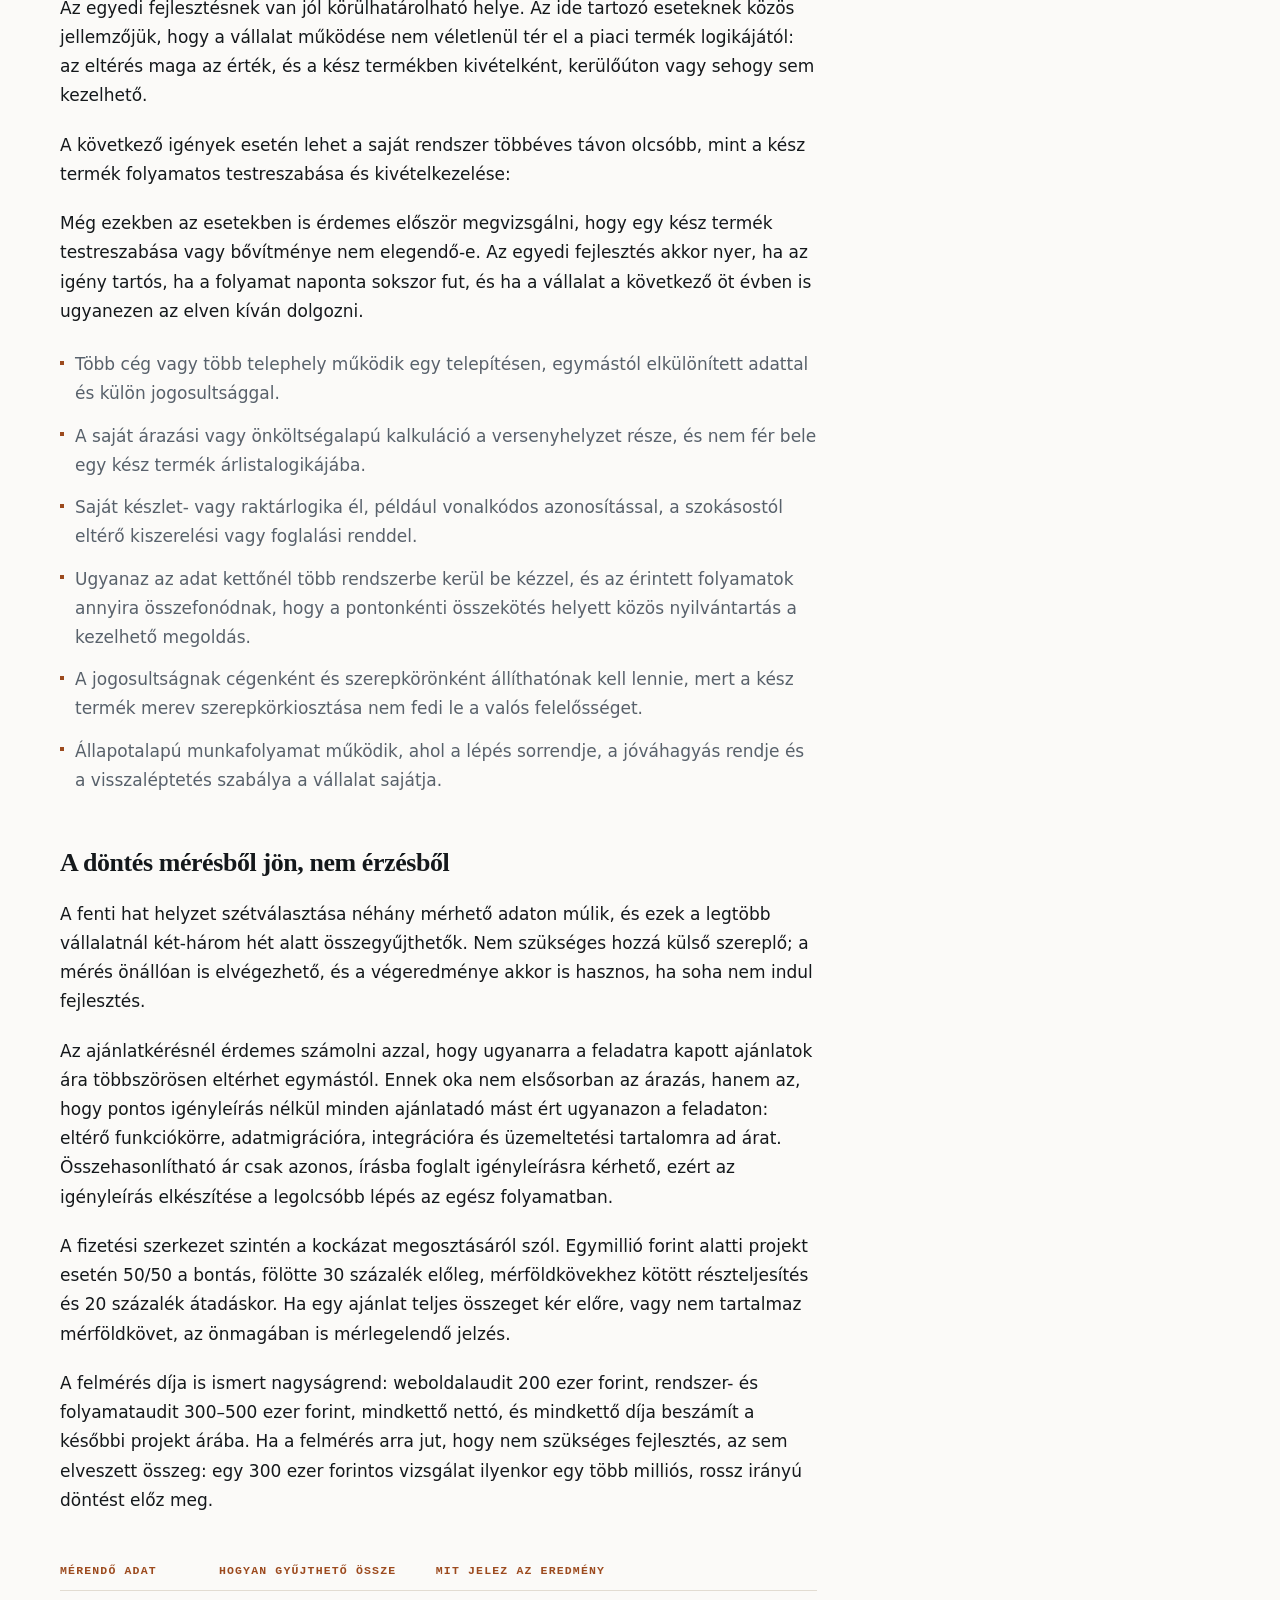
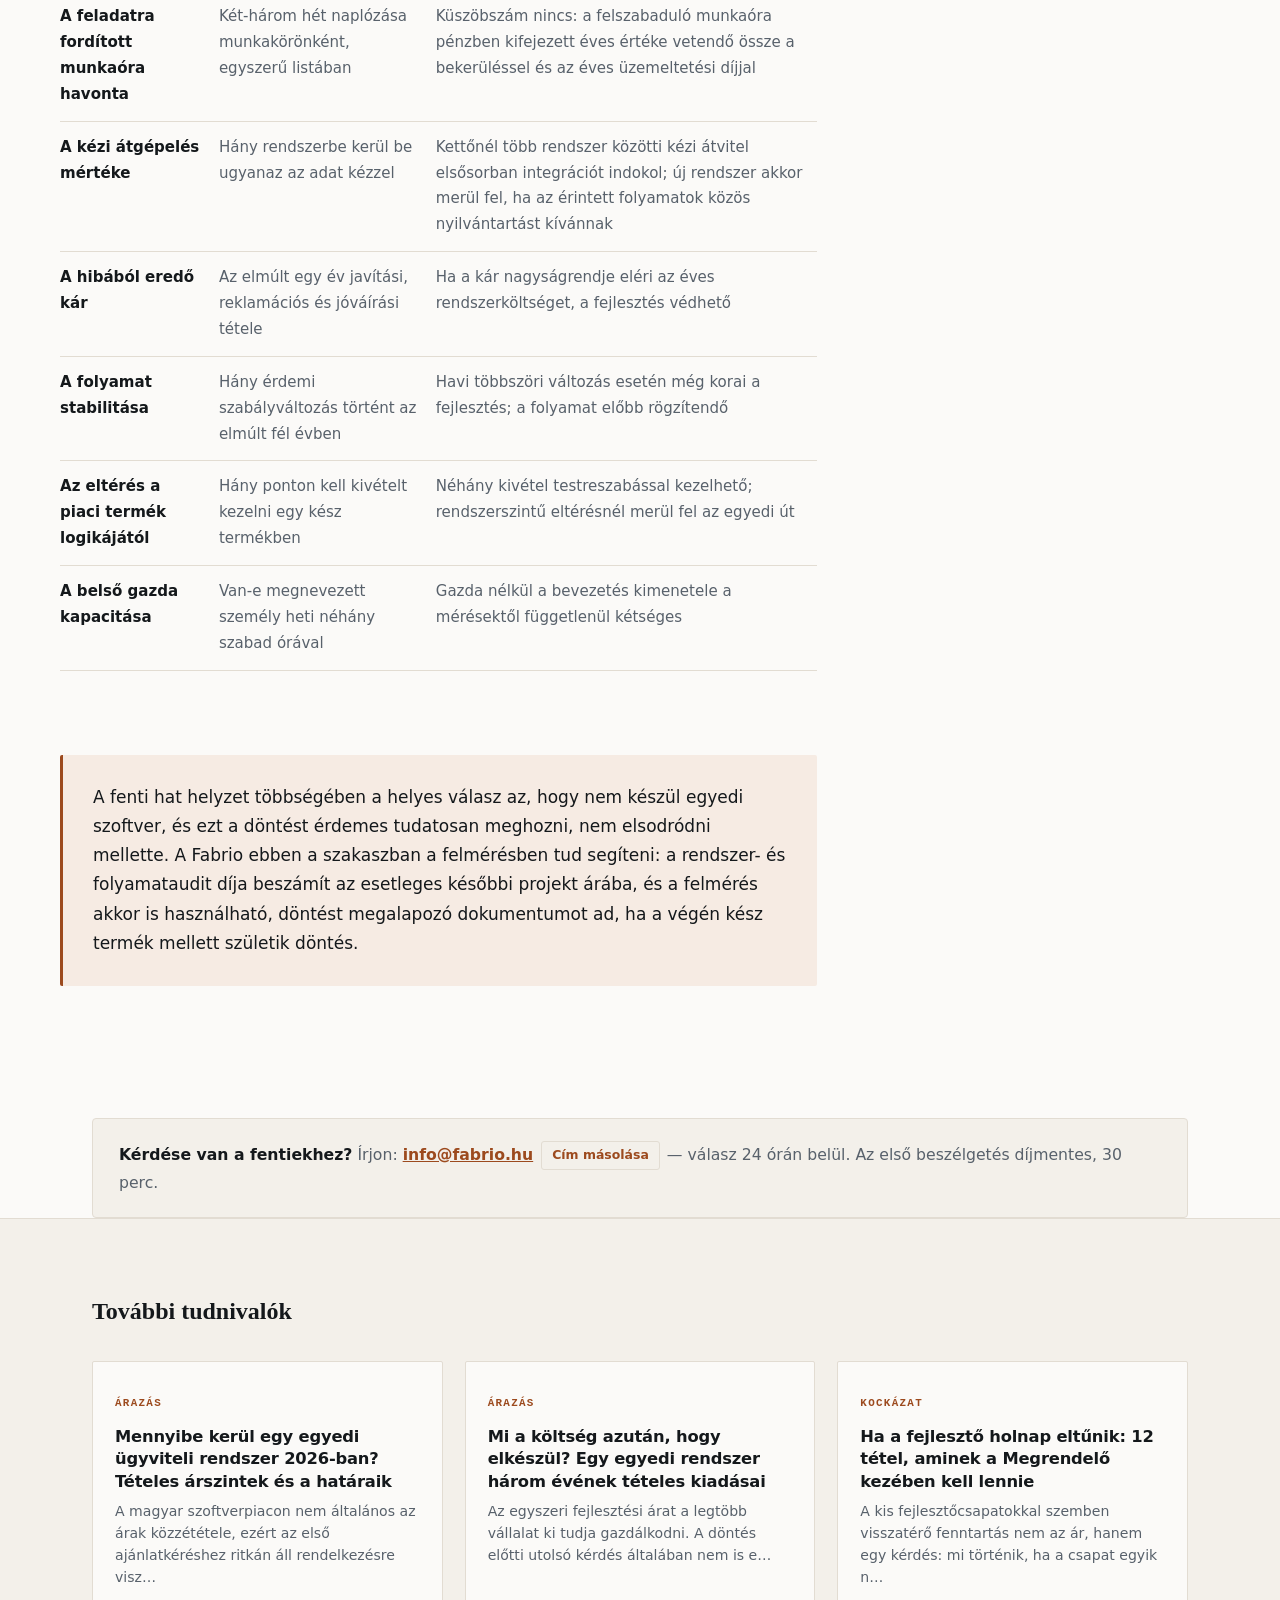
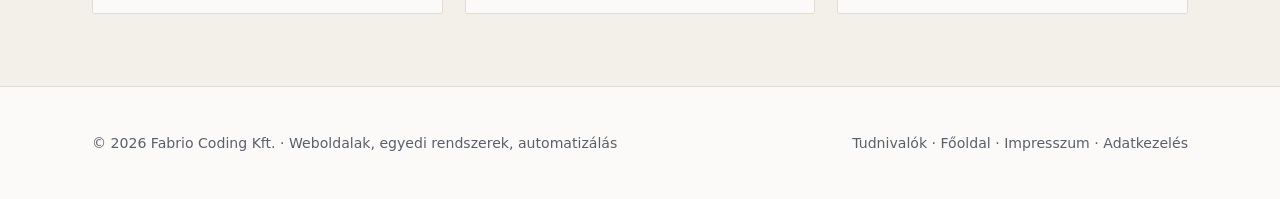
<file: cikkek/mikor-ne-keszuljon-egyedi-szoftver.html>
<!doctype html>
<html lang="hu">
<head>
<script>document.documentElement.className+=' janim';</script>
<meta charset="utf-8">
<meta name="viewport" content="width=device-width, initial-scale=1">
<title>Mikor ne készüljön egyedi szoftver — hat helyzet, amelyben kész termék a jobb választás — Fabrio</title>
<link rel="canonical" href="https://fabrio.hu/cikkek/mikor-ne-keszuljon-egyedi-szoftver.html">
<meta name="description" content="Hat konkrét helyzet, amelyben a kész szoftver a jobb döntés az egyedi fejlesztésnél, és a rövid ellenlista arról, mikor indokolt mégis saját rendszer.">
<meta property="og:type" content="article">
<meta property="og:title" content="Mikor ne készüljön egyedi szoftver — hat helyzet, amelyben kész termék a jobb választás">
<meta property="og:description" content="Hat konkrét helyzet, amelyben a kész szoftver a jobb döntés az egyedi fejlesztésnél, és a rövid ellenlista arról, mikor indokolt mégis saját rendszer.">
<meta property="og:locale" content="hu_HU">
<meta property="og:url" content="https://fabrio.hu/cikkek/mikor-ne-keszuljon-egyedi-szoftver.html">
<meta property="og:image" content="https://fabrio.hu/megosztas.png">
<meta property="og:image:width" content="1200">
<meta property="og:image:height" content="630">
<meta name="twitter:card" content="summary_large_image">
<meta name="twitter:image" content="https://fabrio.hu/megosztas.png">
<link rel="stylesheet" href="cikk.css">
<link rel="icon" href="data:image/svg+xml,%3Csvg xmlns='http://www.w3.org/2000/svg' viewBox='0 0 64 64'%3E%3Cpath fill='%239C4A1E' fill-rule='evenodd' d='M16 8H48A8 8 0 0 1 56 16V44L44 56H16A8 8 0 0 1 8 48V16A8 8 0 0 1 16 8ZM21 20H43V23.6L40.6 26H27V30H38V33.6L35.6 36H27V44H21Z'/%3E%3C/svg%3E">
<script type="application/ld+json">
{
  "@context": "https://schema.org",
  "@type": "Article",
  "headline": "Mikor ne készüljön egyedi szoftver — hat helyzet, amelyben kész termék a jobb választás",
  "description": "Hat konkrét helyzet, amelyben a kész szoftver a jobb döntés az egyedi fejlesztésnél, és a rövid ellenlista arról, mikor indokolt mégis saját rendszer.",
  "inLanguage": "hu",
  "author": {
    "@type": "Organization",
    "name": "Fabrio"
  },
  "publisher": {
    "@type": "Organization",
    "name": "Fabrio",
    "legalName": "Fabrio Coding Korlátolt Felelősségű Társaság",
    "url": "https://fabrio.hu/",
    "logo": {
      "@type": "ImageObject",
      "url": "https://fabrio.hu/logo.png",
      "width": 800,
      "height": 179
    }
  },
  "url": "https://fabrio.hu/cikkek/mikor-ne-keszuljon-egyedi-szoftver.html",
  "mainEntityOfPage": {
    "@type": "WebPage",
    "@id": "https://fabrio.hu/cikkek/mikor-ne-keszuljon-egyedi-szoftver.html"
  },
  "datePublished": "2026-08-25",
  "dateModified": "2026-09-19",
  "image": "https://fabrio.hu/megosztas.png"
}
</script>
<script type="application/ld+json">
{
  "@context": "https://schema.org",
  "@type": "BreadcrumbList",
  "itemListElement": [
    {
      "@type": "ListItem",
      "position": 1,
      "name": "Főoldal",
      "item": "https://fabrio.hu/"
    },
    {
      "@type": "ListItem",
      "position": 2,
      "name": "Tudnivalók",
      "item": "https://fabrio.hu/cikkek/"
    },
    {
      "@type": "ListItem",
      "position": 3,
      "name": "Mikor ne készüljön egyedi szoftver — hat helyzet, amelyben kész termék a jobb választás"
    }
  ]
}
</script>
</head>
<body>
<a class="skip" href="#tartalom">Ugrás a tartalomra</a>
<header class="top">
  <div class="wrap tin">
    <a class="brand" href="../index.html"><svg class="mark" viewBox="0 0 64 64" aria-hidden="true"><path fill="#9C4A1E" fill-rule="evenodd" d="M16 8H48A8 8 0 0 1 56 16V44L44 56H16A8 8 0 0 1 8 48V16A8 8 0 0 1 16 8ZM21 20H43V23.6L40.6 26H27V30H38V33.6L35.6 36H27V44H21Z"/></svg><span class="bname">FABRIO</span></a>
    <button class="menugomb" id="menugomb" type="button"
            aria-expanded="false" aria-controls="fomenu" aria-label="Menü megnyitása">
      <svg class="h" viewBox="0 0 24 24" aria-hidden="true"><path d="M4 7h16M4 12h16M4 17h16"/></svg>
      <svg class="x" viewBox="0 0 24 24" aria-hidden="true"><path d="M6 6l12 12M18 6L6 18"/></svg>
    </button>
    <nav class="navl" id="fomenu">
      <a href="../index.html#szolgaltatasok">Szolgáltatások</a>
      <a href="../index.html#kepessegek">Képességek</a>
      <a href="../index.html#folyamat">Módszertan</a>
      <a href="index.html">Tudnivalók</a>
      <a href="../index.html#arak">Árak</a>
      <a class="btn" href="../index.html#kapcsolat">Kapcsolat</a>
    </nav>
  </div>
</header>
<main id="tartalom">
  <div class="chead">
    <div class="wrap">
      <a class="back" href="index.html">&larr; Tudnivalók</a>
      <div class="meta"><span>döntés</span><span class="dot">/</span><span class="rt">9 perc olvasás</span></div>
      <h1>Mikor ne készüljön egyedi szoftver — hat helyzet, amelyben kész termék a jobb választás</h1>
      <p class="lede">Az egyedi szoftver akkor indokolt, ha a folyamat a vállalat sajátja. Ha viszont a feladat tartalmát jogszabály írja elő, vagy a piac ugyanazt a feladatot már tömegesen megoldotta, a fejlesztés drágább és lassabb út ugyanoda. Az alábbi hat helyzet mindegyikénél szerepel az is, milyen típusú kész eszköz vagy milyen konkrét lépés következik a fejlesztés helyett.</p>
    </div>
  </div>
  <div class="wrap body">
    <article class="art">
      <h2 id="a-dontes-egyetlen-kerdesen-mulik">A döntés egyetlen kérdésen múlik</h2>
<p>Az egyedi fejlesztés nagy elköteleződés. Egy egyedi belső rendszer 3 millió forinttól indul, egy egyedi ERP 30 millió forinttól, és mindkettő mellé üzemeltetés társul: havi 100, 200 vagy 300 ezer forint a rendszer méretétől függően, vállalati szinten 600 ezer forinttól. Minden ár nettó. Ekkora tétel mellett a valódi kérdés nem az, hogy jobb-e egy egyedi rendszer egy kész terméknél, hanem az, hogy az adott feladat egyáltalán egyedi-e.</p>
<p>Az elhatárolás egyszerűbb, mint amilyennek látszik. A fejlesztés akkor indokolt, ha a folyamat a vállalat sajátja: ha az árazás, a készletmozgás, a jóváhagyási rend vagy a partneri kapcsolat logikája máshol nem található meg ugyanígy. És akkor rossz döntés, ha a feladat tartalmát jogszabály írja elő, vagy ha a piac ugyanazt a feladatot már tömegesen, kiforrott termékkel megoldotta.</p>
<p>Érdemes hozzátenni: a kész termék sem ingyenes, különösen nagyobb szervezet esetén. Az iparági arány szerint a licencdíj a teljes ERP-költség 20–30 százaléka, a bevezetés a licencdíj 100–200 százaléka, az éves karbantartás pedig a licencdíj 15–22 százaléka. Egy 10 millió forintos licenc mellé tehát ezekkel az arányokkal számolva 10–20 millió forint bevezetés és évi 1,5–2,2 millió forint karbantartás tartozik. A választás nem az „olcsó” és a „drága” között zajlik, hanem arról szól, hogy a továbbfejlesztés és a szabálykövetés terhét ki viseli.</p>
<p>Az alábbi hat helyzet mindegyikénél szerepel az is, mi jön a fejlesztés helyett: az első háromnál egy-egy kész eszköztípus, a negyediknél vizsgálati lépés és az azt kiszolgáló, könnyen átalakítható eszközök, az ötödiknél a szabványosított bevezetésű előfizetéses termék vagy a döntés elhalasztása, a hatodiknál pedig nem termék, hanem vizsgálati lépés, a meglévő eszköz beállításának és használatának felülvizsgálata. Márkanév szándékosan nem szerepel egyikben sem: egy konkrét termék megnevezése olyan szoftverért teremtene minőségi felelősséget, amelyet nem a Fabrio készít, és amelynek a piaca évente változik.</p><h2 id="elso-helyzet-jogszabalykoveto-terulet">Első helyzet: jogszabálykövető terület</h2>
<p>Bérszámfejtés, könyvelés, adóbevallás, munkaügyi nyilvántartás. Ezen a területen a szoftver tartalmát nem a vállalat határozza meg, hanem a mindenkori jogszabály. Az adókulcs, a járulékszabály, a bevallási nyomtatvány szerkezete évente, olykor év közben változik, és a változás nem opcionális.</p>
<p>Egyedi program esetén ez a követés fejlesztési feladattá válik. Minden szabálymódosítás önálló kör: elemzés, kódmódosítás, teszt, kiadás, határidővel és költséggel. A határidőt ilyenkor nem a fejlesztési kapacitás szabja meg, hanem a jogszabály hatálybalépése, tehát a munka akkor sem halasztható, ha a vállalatnál éppen csúcsidőszak van. Egy kész bérszámfejtő vagy könyvelőprogram gyártója ugyanezt a munkát üzletszerűen végzi, és sok felhasználó között osztja el a költségét: a különbség nem a kód minőségében van, hanem abban, hogy hány szereplő fizeti ugyanazt a szabálykövetést.</p>
<p>A másik szempont a kockázat természete. Egy hibásan számolt bér vagy egy hibás bevallás következménye nem szoftverhiba, hanem hatósági és munkajogi kockázat, amelyet a vállalat visel. Az ilyen kockázatot nem érdemes egy fejlesztési szerződés hatókörébe terelni.</p>
<p>Fontos kiírni: ez az írás nem jogi és nem adótanácsadás, a Fabrio pedig nem jogi és nem adótanácsadó, és nem vállal jogszabálykövetési vagy megfelelőségi kompetenciát. Ezekben a kérdésekben a könyvelő, a bérszámfejtő és a jogi tanácsadó álláspontja irányadó. Amit a fejlesztés ezen a területen ésszerűen vállalhat, az az összekötés: a saját nyilvántartásból származó adat gépi átadása a szakosított program felé, hogy ne kézi átgépeléssel kerüljön át.</p>
<ul><li>Helyette érdemes keresni: dedikált bérszámfejtő program, könyvelőprogram, bevallástámogató modul.</li><li>A szerződésben nézendő pont: a gyártó vállalja-e írásban a jogszabálykövetést és a frissítés határidejét.</li><li>A fejlesztés ésszerű szerepe itt: adatátadás és riportálás, nem a szabálykövető számítás újraírása.</li></ul><h2 id="masodik-helyzet-tomegesen-megoldott-feladat">Második helyzet: tömegesen megoldott feladat</h2>
<p>Számlázás, levelezés, naptár, fájltárolás, videóhívás, egyszerű elektronikus aláírás, ügyfélszolgálati jegykezelés. Ezekre a feladatokra több tucat kiforrott, sok éve karbantartott termék létezik, jellemzően felhasználónkénti előfizetéses díjszabással. Ezeknek a termékeknek a funkciólistája évek alatt, sok felhasználói visszajelzésből állt össze; ennyi használati helyzetet egy induló egyedi fejlesztés nem tud rövid idő alatt lefedni.</p>
<p>Az összevetés iránya egyértelmű. Egy egyedi számlázómodul megírása önálló fejlesztési feladat, és az elkészülte után a karbantartás, a formátumváltás és a hibajavítás is a Megrendelőt terheli, évről évre. Ugyanez a funkció előfizetéssel, gyártói felelősséggel érhető el, és az előfizetés díja lényegesen kisebb tétel, mint a saját változat megírása és többéves karbantartása. Konkrét piaci díjszabás itt szándékosan nem szerepel: a csomagok és az árak termékenként és évente változnak, ellenőrizhető választ az adott gyártó aktuális árlistája ad.</p>
<p>A valódi megtakarítás nem ott keletkezik, hogy ezek a funkciók saját kódban készülnek el, hanem ott, hogy a meglévő nyilvántartás és a piaci szolgáltatás között megszűnik a kézi átgépelés. A Fabrio saját gyakorlata is ez: a számlázás egy piaci számlázószolgáltatás gépi kapcsolatán keresztül történik, nem újraírt számlázómotorral. Az elektronikus számla hatósági továbbítása is ezen a szolgáltatáson keresztül, közvetve valósul meg; saját hatósági adatszolgáltatási kapcsolat nem tartozik a vállalt körbe.</p>
<p>Az integráció ára ehhez mérhető: egy folyamat gépi összekötése 500 ezer forinttól, több folyamat együtt 2 millió forinttól indul, nettó. Összevetésül egy egyedi belső rendszer 3 millió forinttól kezdődik, havi 100 ezer forinttól induló üzemeltetéssel. Az összekötés tehát a saját árlistánk tételei szerint is alacsonyabb kiindulási tétel, mint egy piaci termék funkciójának újraírása és többéves karbantartása.</p>
<ul><li>Helyette érdemes keresni: előfizetéses számlázóprogram, levelező- és dokumentumcsomag, jegykezelő rendszer, elektronikus aláírási szolgáltatás.</li><li>A fejlesztés ésszerű szerepe itt: a saját nyilvántartás és a piaci szolgáltatás gépi összekötése.</li></ul><h2 id="harmadik-es-negyedik-helyzet-a-kis-mukodes-e">Harmadik és negyedik helyzet: a kis működés és a mozgó folyamat</h2>
<p>A harmadik helyzet a néhány fős működés. A szoftver haszna két forrásból származik: az ismétlésből és a koordinációból. Ha öten dolgoznak egy folyamatban, és a szükséges tudás még elfér néhány fejben, akkor a koordináció költsége alacsony, a rendszernek pedig alig van miből megtérülnie. A küszöb nem a létszám önmagában, hanem az ismétlésszám: ha egy művelet havonta húszszor fordul elő és alkalmanként öt percet vesz igénybe, az évi húsz óra.</p>
<p>Ezt a húsz órát érdemes pénzben is kifejezni. Bármilyen reális belső óraköltséggel számolva az éves értéke jóval elmarad attól, amibe egy 3 millió forinttól induló rendszer bekerülése és a hozzá tartozó, havi 100 ezer forinttól kezdődő üzemeltetés kerül: a megtérülés ebben a nagyságrendben nem jön ki, még akkor sem, ha a művelet kellemetlen. A számítás iránya minden esetben ugyanez: a felszabaduló idő éves értéke áll szemben a bekerüléssel és az éves üzemeltetési díjjal.</p>
<p>Ilyenkor a mérethez illő eszköz a helyes válasz: jól felépített táblázat rögzített oszlopszerkezettel, egy előfizetéses feladatkezelő, közös naptár, megosztott dokumentumtár. Ez nem alacsonyabb rendű megoldás. A táblázatkezelő ott válik problémává, ahol egyszerre többen írják, ahol a történet visszakereshetősége számít, vagy ahol a hibás cella pénzben mérhető kárt okoz — addig viszont pontosan megfelelő eszköz.</p>
<p>A negyedik helyzet a kiforratlan vagy hetente változó folyamat. A szoftver természete az, hogy rögzíti a döntést: ha egy lépés sorrendje kódba kerül, a megváltoztatása fejlesztési kör lesz, egyeztetéssel és átfutási idővel. Egy még alakuló működésnél ez azt jelenti, hogy a rendszer a bevezetés hónapjában már elavult.</p>
<p>Ilyenkor a hasznos lépés a mérés. Három–hat hónapon át érdemes a folyamatot kézzel vagy könnyen átalakítható eszközzel futtatni, és közben írásban rögzíteni a lépést, a kivételt, a döntési pontot, valamint azt, hogy hány esetben tért el a gyakorlat a leírástól. A mérés eszköze itt is megnevezhető: előfizetéses feladatkezelő a lépések követésére, űrlappal töltött és táblázatban vezetett rögzítés az adatokra, valamint egy verziózott folyamatleíró dokumentum, amelyben a módosítás dátummal együtt látszik. Mindhárom átalakítható egy délelőtt alatt, ezért nem jelent külön költséget, ha a folyamat közben változik.</p>
<p>Ha fél év múlva a leírás nagyjából megáll, akkor van mit fejleszteni. Lehetséges kimenet az is, hogy a mérés végén nem fejlesztés indul, hanem maga a folyamat egyszerűsödik: a leírás készítése közben derül ki, hogy egy lépés elhagyható vagy összevonható. Ez is teljes értékű eredmény.</p>
<ul><li>A harmadik helyzetben helyette érdemes keresni: rögzített oszlopszerkezetű táblázat, előfizetéses feladatkezelő, közös naptár, megosztott dokumentumtár.</li><li>A negyedik helyzetben helyette érdemes keresni: előfizetéses feladatkezelő, űrlappal töltött és táblázatban vezetett rögzítés, verziózott folyamatleíró dokumentum.</li><li>A mérés eredménye mindkét esetben írásos folyamatleírás, amely fejlesztés nélkül is használható dokumentum.</li></ul><h2 id="otodik-es-hatodik-helyzet-a-hianyzo-gazda-es">Ötödik és hatodik helyzet: a hiányzó gazda és a puszta elégedetlenség</h2>
<p>Az ötödik helyzet a hiányzó belső gazda. Egy egyedi rendszer bevezetése a Megrendelő oldalán is munka: döntés a szabályról és a kivételről, törzsadat-tisztítás, adatmigráció, tesztelés, betanulás, majd a régi gyakorlat lezárása. Ehhez kell egy megnevezett személy, aki dönteni tud a saját területén, és akinek erre valóban van ideje — nem többletfeladatként, a nap végére halasztva. Reális igény heti néhány óra a projekt teljes hossza alatt, az élesítés hetében ennél több.</p>
<p>Ha ilyen személy nincs, a következmény a dolog természetéből adódik: a szabályokról nincs, aki döntsön, és a régi gyakorlat lezárását nincs, aki kimondja. A rendszer így elkészül ugyan, a korábbi munkamenet viszont mellette tovább él, és fél év múlva két nyilvántartás létezik egy helyett. Ez nem a szoftveren múlik, és nem javítható több fejlesztéssel. Ha a gazda nem jelölhető ki, a helyes döntés a fejlesztés elhalasztása, vagy olyan kész termék választása, amelynél a bevezetés a szolgáltató oldalán szabványosított.</p>
<p>A hatodik helyzet a puszta elégedetlenség egy meglévő eszközzel. Az az állítás, hogy „a jelenlegi rendszer rossz”, önmagában nem indok a cserére, mert nem tartalmaz mérhető információt. Az elégedetlenség mögött beállítási vagy betanítási kérdés is állhat, nem feltétlenül termékhiba: bekapcsolatlan modul, rosszul felvett törzsadat, elmaradt oktatás, egyetlen rossz jogosultsági beállítás. Amíg ezek nincsenek kizárva, a csere ugyanazt a helyzetet hozhatja vissza egy másik termékkel.</p>
<p>Csere előtt érdemes végigvenni néhány konkrét kérdést: melyik az a három művelet, amely nevesítve lassú, és mennyi időt vesz igénybe; a hiba a szoftverben van vagy a beállításban; kapott-e a csapat érdemi oktatást a bevezetéskor; van-e megvásárolt, de használatba nem vett funkció; szólt-e valaki a gyártónak vagy a viszonteladónak. Egy több milliós csere nem oldja meg azt, amit két nap oktatás megoldana, viszont ugyanoda vezet a következő rendszerrel is.</p>
<ul><li>Az ötödik helyzetben helyette érdemes keresni: olyan előfizetéses termék, amelynél a bevezetés a szolgáltató oldalán szabványosított, vagy a döntés elhalasztása, amíg a belső gazda kijelölhető.</li><li>A hatodik helyzetben helyette érdemes keresni: a beállítás felülvizsgálata, gyártói vagy viszonteladói támogatás, oktatási csomag, a megvásárolt, de használatba nem vett modulok bekapcsolása.</li><li>Csere vagy fejlesztés csak akkor indokolt, ha ezek után is marad nevesített, időben vagy pénzben mérhető hiányosság.</li></ul><h2 id="mikor-viszont-indokolt-az-egyedi-ut">Mikor viszont indokolt az egyedi út</h2>
<p>Az egyedi fejlesztésnek van jól körülhatárolható helye. Az ide tartozó eseteknek közös jellemzőjük, hogy a vállalat működése nem véletlenül tér el a piaci termék logikájától: az eltérés maga az érték, és a kész termékben kivételként, kerülőúton vagy sehogy sem kezelhető.</p>
<p>A következő igények esetén lehet a saját rendszer többéves távon olcsóbb, mint a kész termék folyamatos testreszabása és kivételkezelése:</p>
<p>Még ezekben az esetekben is érdemes először megvizsgálni, hogy egy kész termék testreszabása vagy bővítménye nem elegendő-e. Az egyedi fejlesztés akkor nyer, ha az igény tartós, ha a folyamat naponta sokszor fut, és ha a vállalat a következő öt évben is ugyanezen az elven kíván dolgozni.</p>
<ul><li>Több cég vagy több telephely működik egy telepítésen, egymástól elkülönített adattal és külön jogosultsággal.</li><li>A saját árazási vagy önköltségalapú kalkuláció a versenyhelyzet része, és nem fér bele egy kész termék árlistalogikájába.</li><li>Saját készlet- vagy raktárlogika él, például vonalkódos azonosítással, a szokásostól eltérő kiszerelési vagy foglalási renddel.</li><li>Ugyanaz az adat kettőnél több rendszerbe kerül be kézzel, és az érintett folyamatok annyira összefonódnak, hogy a pontonkénti összekötés helyett közös nyilvántartás a kezelhető megoldás.</li><li>A jogosultságnak cégenként és szerepkörönként állíthatónak kell lennie, mert a kész termék merev szerepkörkiosztása nem fedi le a valós felelősséget.</li><li>Állapotalapú munkafolyamat működik, ahol a lépés sorrendje, a jóváhagyás rendje és a visszaléptetés szabálya a vállalat sajátja.</li></ul><h2 id="a-dontes-meresbol-jon-nem-erzesbol">A döntés mérésből jön, nem érzésből</h2>
<p>A fenti hat helyzet szétválasztása néhány mérhető adaton múlik, és ezek a legtöbb vállalatnál két-három hét alatt összegyűjthetők. Nem szükséges hozzá külső szereplő; a mérés önállóan is elvégezhető, és a végeredménye akkor is hasznos, ha soha nem indul fejlesztés.</p>
<p>Az ajánlatkérésnél érdemes számolni azzal, hogy ugyanarra a feladatra kapott ajánlatok ára többszörösen eltérhet egymástól. Ennek oka nem elsősorban az árazás, hanem az, hogy pontos igényleírás nélkül minden ajánlatadó mást ért ugyanazon a feladaton: eltérő funkciókörre, adatmigrációra, integrációra és üzemeltetési tartalomra ad árat. Összehasonlítható ár csak azonos, írásba foglalt igényleírásra kérhető, ezért az igényleírás elkészítése a legolcsóbb lépés az egész folyamatban.</p>
<p>A fizetési szerkezet szintén a kockázat megosztásáról szól. Egymillió forint alatti projekt esetén 50/50 a bontás, fölötte 30 százalék előleg, mérföldkövekhez kötött részteljesítés és 20 százalék átadáskor. Ha egy ajánlat teljes összeget kér előre, vagy nem tartalmaz mérföldkövet, az önmagában is mérlegelendő jelzés.</p>
<p>A felmérés díja is ismert nagyságrend: weboldalaudit 200 ezer forint, rendszer- és folyamataudit 300–500 ezer forint, mindkettő nettó, és mindkettő díja beszámít a későbbi projekt árába. Ha a felmérés arra jut, hogy nem szükséges fejlesztés, az sem elveszett összeg: egy 300 ezer forintos vizsgálat ilyenkor egy több milliós, rossz irányú döntést előz meg.</p>
<div class="tscroll"><table><thead><tr><th scope="col">Mérendő adat</th><th scope="col">Hogyan gyűjthető össze</th><th scope="col">Mit jelez az eredmény</th></tr></thead><tbody><tr><td>A feladatra fordított munkaóra havonta</td><td>Két-három hét naplózása munkakörönként, egyszerű listában</td><td>Küszöbszám nincs: a felszabaduló munkaóra pénzben kifejezett éves értéke vetendő össze a bekerüléssel és az éves üzemeltetési díjjal</td></tr><tr><td>A kézi átgépelés mértéke</td><td>Hány rendszerbe kerül be ugyanaz az adat kézzel</td><td>Kettőnél több rendszer közötti kézi átvitel elsősorban integrációt indokol; új rendszer akkor merül fel, ha az érintett folyamatok közös nyilvántartást kívánnak</td></tr><tr><td>A hibából eredő kár</td><td>Az elmúlt egy év javítási, reklamációs és jóváírási tétele</td><td>Ha a kár nagyságrendje eléri az éves rendszerköltséget, a fejlesztés védhető</td></tr><tr><td>A folyamat stabilitása</td><td>Hány érdemi szabályváltozás történt az elmúlt fél évben</td><td>Havi többszöri változás esetén még korai a fejlesztés; a folyamat előbb rögzítendő</td></tr><tr><td>Az eltérés a piaci termék logikájától</td><td>Hány ponton kell kivételt kezelni egy kész termékben</td><td>Néhány kivétel testreszabással kezelhető; rendszerszintű eltérésnél merül fel az egyedi út</td></tr><tr><td>A belső gazda kapacitása</td><td>Van-e megnevezett személy heti néhány szabad órával</td><td>Gazda nélkül a bevezetés kimenetele a mérésektől függetlenül kétséges</td></tr></tbody></table></div>
      <div class="zar"><p>A fenti hat helyzet többségében a helyes válasz az, hogy nem készül egyedi szoftver, és ezt a döntést érdemes tudatosan meghozni, nem elsodródni mellette. A Fabrio ebben a szakaszban a felmérésben tud segíteni: a rendszer- és folyamataudit díja beszámít az esetleges későbbi projekt árába, és a felmérés akkor is használható, döntést megalapozó dokumentumot ad, ha a végén kész termék mellett születik döntés.</p></div>
    </article>
    <aside class="side">
      <h3>Tartalom</h3>
      <ul class="toc"><li><a href="#a-dontes-egyetlen-kerdesen-mulik">A döntés egyetlen kérdésen múlik</a></li><li><a href="#elso-helyzet-jogszabalykoveto-terulet">Első helyzet: jogszabálykövető terület</a></li><li><a href="#masodik-helyzet-tomegesen-megoldott-feladat">Második helyzet: tömegesen megoldott feladat</a></li><li><a href="#harmadik-es-negyedik-helyzet-a-kis-mukodes-e">Harmadik és negyedik helyzet: a kis működés és a mozgó folyamat</a></li><li><a href="#otodik-es-hatodik-helyzet-a-hianyzo-gazda-es">Ötödik és hatodik helyzet: a hiányzó gazda és a puszta elégedetlenség</a></li><li><a href="#mikor-viszont-indokolt-az-egyedi-ut">Mikor viszont indokolt az egyedi út</a></li><li><a href="#a-dontes-meresbol-jon-nem-erzesbol">A döntés mérésből jön, nem érzésből</a></li></ul>
    </aside>
  </div>
  <div class="wrap"><div class="kapcs">
    <p><b>Kérdése van a fentiekhez?</b> Írjon: <a href="mailto:info@fabrio.hu?subject=Konzult%C3%A1ci%C3%B3%20k%C3%A9r%C3%A9se">info@fabrio.hu</a><button type="button" class="masol" data-cim="info@fabrio.hu">Cím másolása</button> — válasz 24 órán belül. Az első beszélgetés díjmentes, 30 perc.</p>
  </div></div>
  <section class="more">
    <div class="wrap">
      <h2>További tudnivalók</h2>
      <div class="mgrid"><a class="mcard" href="egyedi-rendszer-ara.html"><span class="k">árazás</span><h3>Mennyibe kerül egy egyedi ügyviteli rendszer 2026-ban? Tételes árszintek és a határaik</h3><p>A magyar szoftverpiacon nem általános az árak közzététele, ezért az első ajánlatkéréshez ritkán áll rendelkezésre visz…</p></a><a class="mcard" href="uzemeltetesi-koltseg-tetelesen.html"><span class="k">árazás</span><h3>Mi a költség azután, hogy elkészül? Egy egyedi rendszer három évének tételes kiadásai</h3><p>Az egyszeri fejlesztési árat a legtöbb vállalat ki tudja gazdálkodni. A döntés előtti utolsó kérdés általában nem is e…</p></a><a class="mcard" href="atadando-hozzaferesek-listaja.html"><span class="k">kockázat</span><h3>Ha a fejlesztő holnap eltűnik: 12 tétel, aminek a Megrendelő kezében kell lennie</h3><p>A kis fejlesztőcsapatokkal szemben visszatérő fenntartás nem az ár, hanem egy kérdés: mi történik, ha a csapat egyik n…</p></a></div>
    </div>
  </section>
</main>
<footer>
  <div class="wrap fin">
    <span>© 2026 Fabrio Coding Kft. · Weboldalak, egyedi rendszerek, automatizálás</span>
    <span><a href="index.html">Tudnivalók</a> · <a href="../index.html">Főoldal</a> · <a href="../impresszum.html">Impresszum</a> · <a href="../adatkezeles.html">Adatkezelés</a></span>
  </div>
</footer>
<script data-koveto>
/* Hirdetesbol erkezo latogato: a cimsor ?f= es &k= parametere a mailto targyaba es a belso
   hivatkozasokba kerul. A lap NEM tarol semmit, NEM hiv kulso szervert, NEM ir sutit. */
(function(){
  var q=new URLSearchParams(location.search), f=q.get('f'), k=q.get('k');
  document.querySelectorAll('.masol').forEach(function(b){
    b.addEventListener('click',function(){
      var c=b.getAttribute('data-cim'), volt=b.textContent;
      function ok(){ b.textContent='Kimásolva'; setTimeout(function(){ b.textContent=volt; },1800); }
      if(navigator.clipboard&&navigator.clipboard.writeText){ navigator.clipboard.writeText(c).then(ok,function(){ prompt('Másolja ki a címet:',c); }); }
      else { prompt('Másolja ki a címet:',c); }
    });
  });
  if(!f) return;
  var kod='[F-'+f.toUpperCase().replace(/[^A-Z0-9]/g,'')+']'+(k?' – '+k:'');
  var qs='f='+encodeURIComponent(f)+(k?'&k='+encodeURIComponent(k):'');
  document.querySelectorAll('a[href]').forEach(function(a){
    var h=a.getAttribute('href');
    if(h.indexOf('mailto:')===0){ a.setAttribute('href',h.split('?')[0]+'?subject='+encodeURIComponent('Konzultáció kérése '+kod)); return; }
    if(/^(https?:|#|data:|tel:)/.test(h)) return;
    var i=h.indexOf('#'), b=i<0?h:h.slice(0,i), t=i<0?'':h.slice(i);
    if(b.indexOf('?')>=0) return;
    a.setAttribute('href',b+'?'+qs+t);
  });
})();
</script>
<script>
(function(){
  var g=document.getElementById('menugomb'), n=document.getElementById('fomenu');
  if(!g||!n) return;
  function allit(ny){ n.classList.toggle('nyit',ny); g.setAttribute('aria-expanded',ny?'true':'false');
    g.setAttribute('aria-label',ny?'Menü bezárása':'Menü megnyitása'); }
  g.addEventListener('click',function(e){ e.stopPropagation(); allit(!n.classList.contains('nyit')); });
  n.addEventListener('click',function(e){ if(e.target.closest('a')) allit(false); });
  document.addEventListener('click',function(e){
    if(n.classList.contains('nyit') && !n.contains(e.target) && !g.contains(e.target)) allit(false); });
  document.addEventListener('keydown',function(e){
    if(e.key==='Escape' && n.classList.contains('nyit')){ allit(false); g.focus(); } });
  addEventListener('resize',function(){ if(innerWidth>1020) allit(false); });
})();
</script>
</body>
</html>
</file>
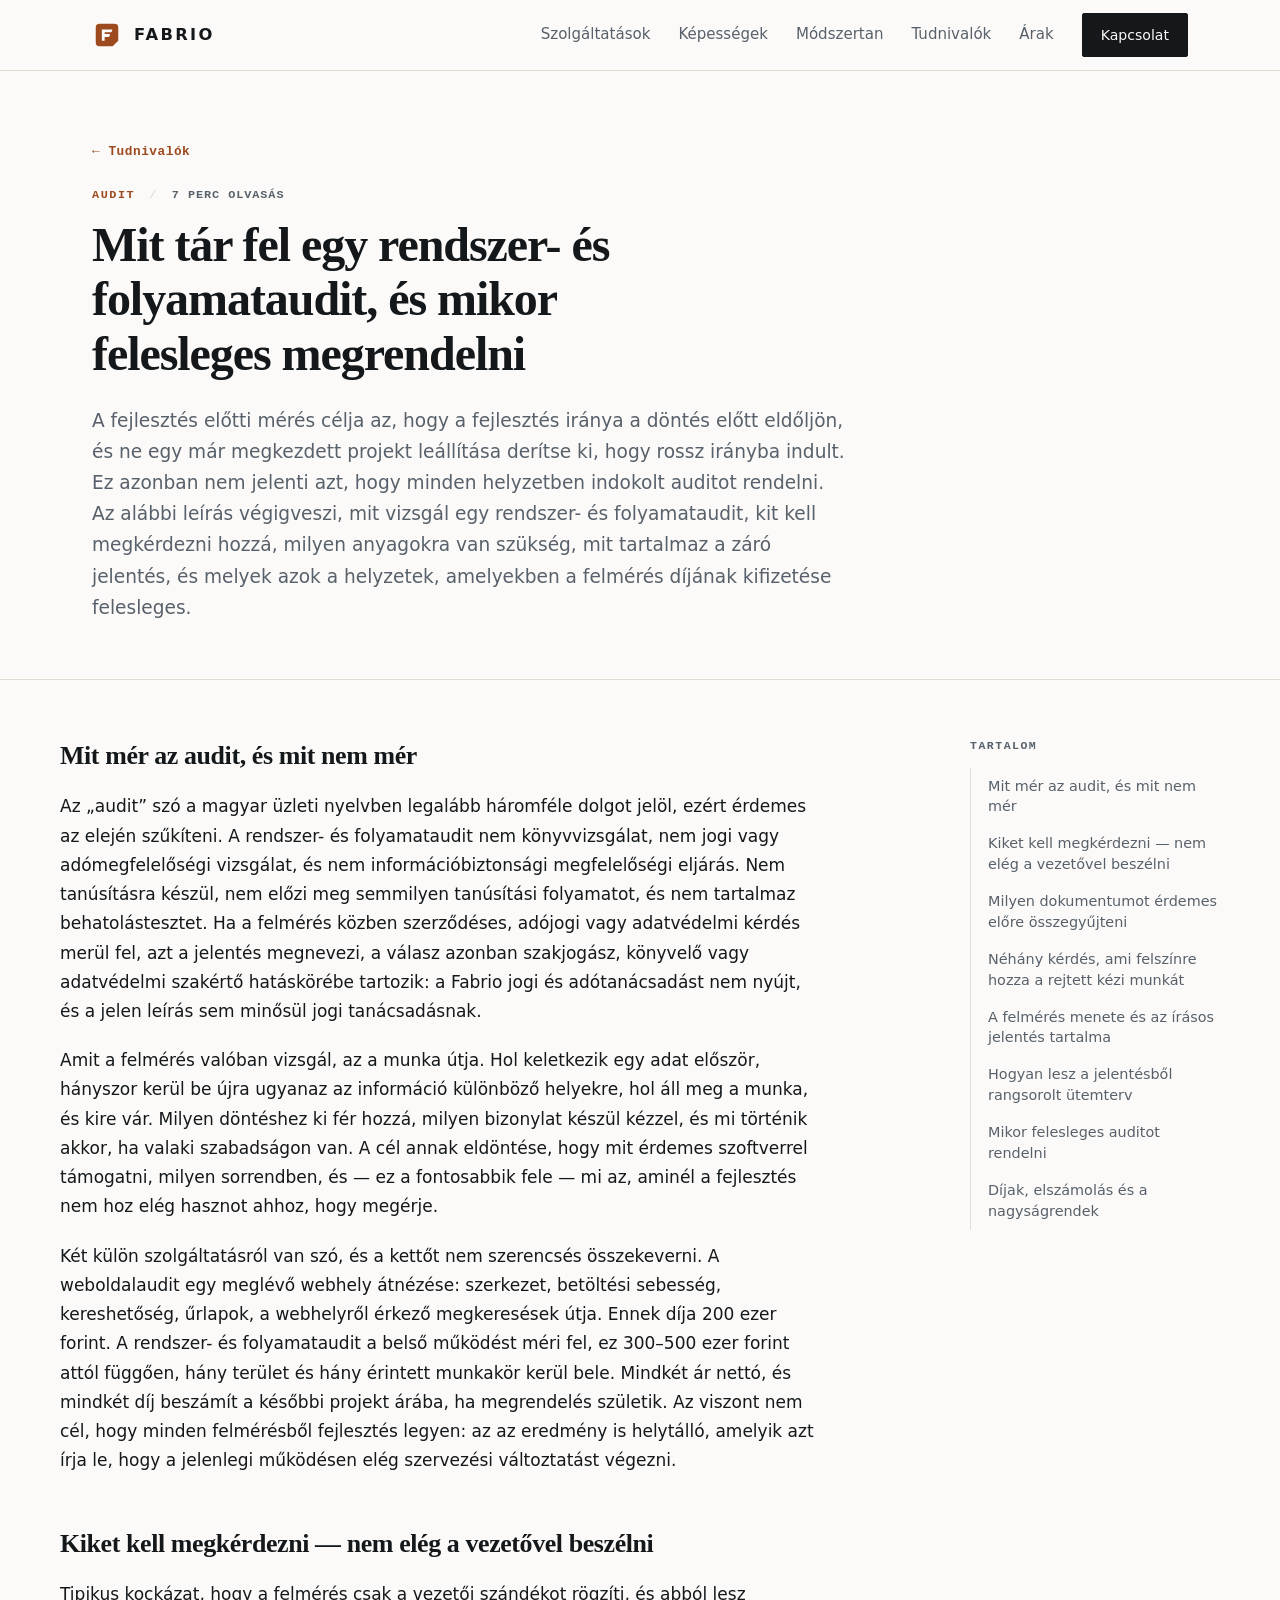
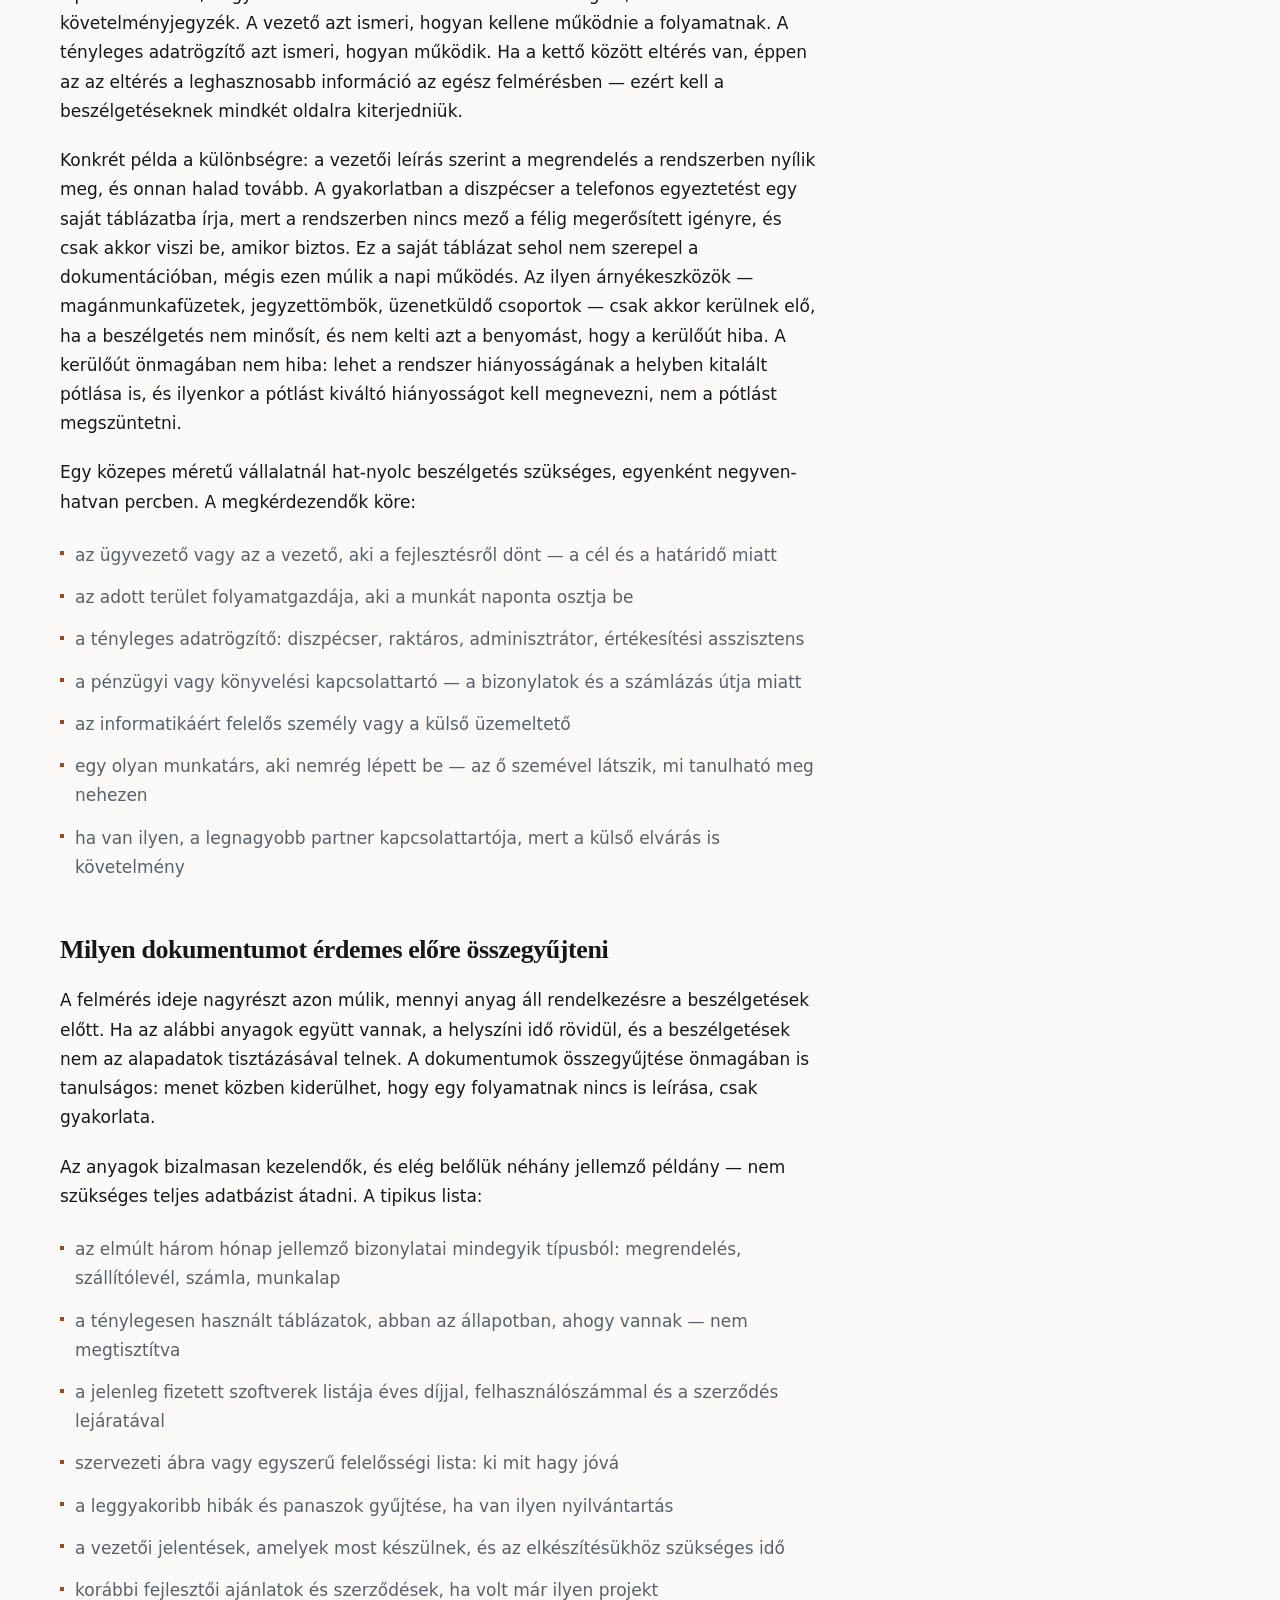
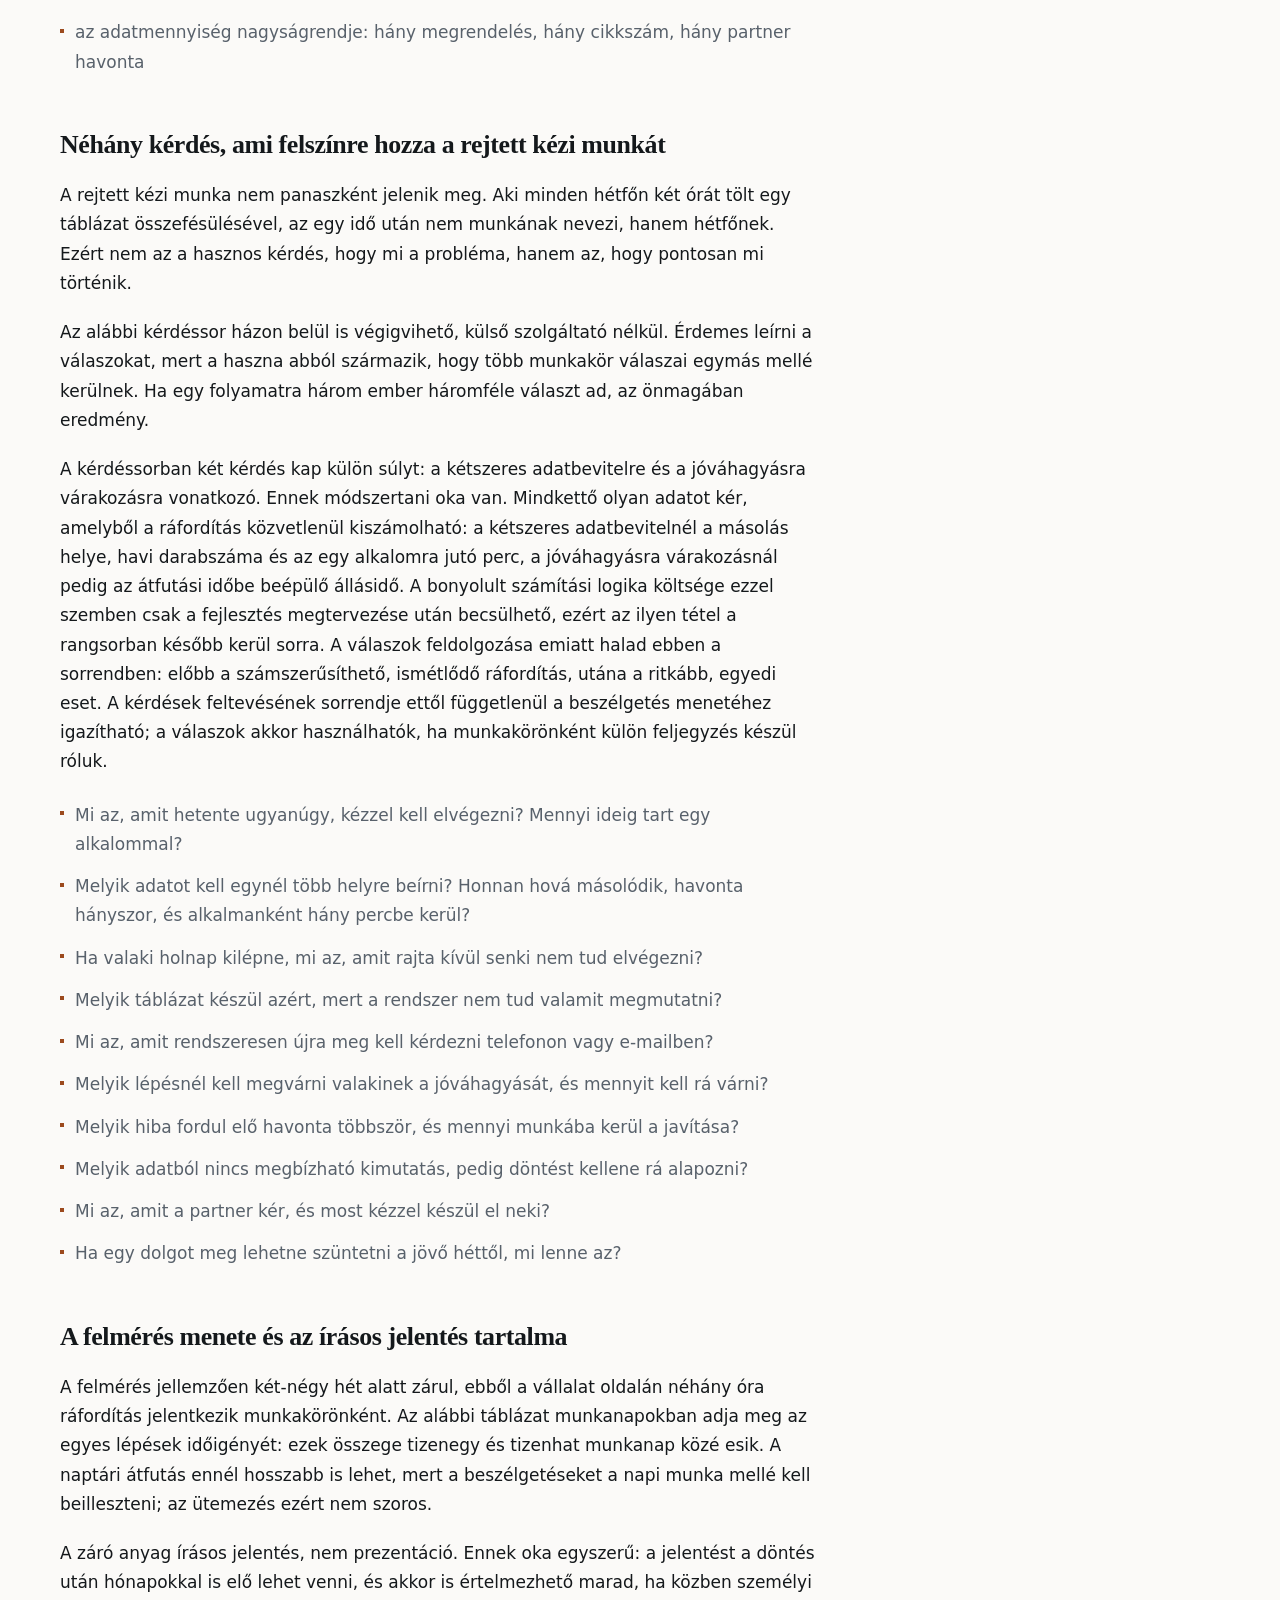
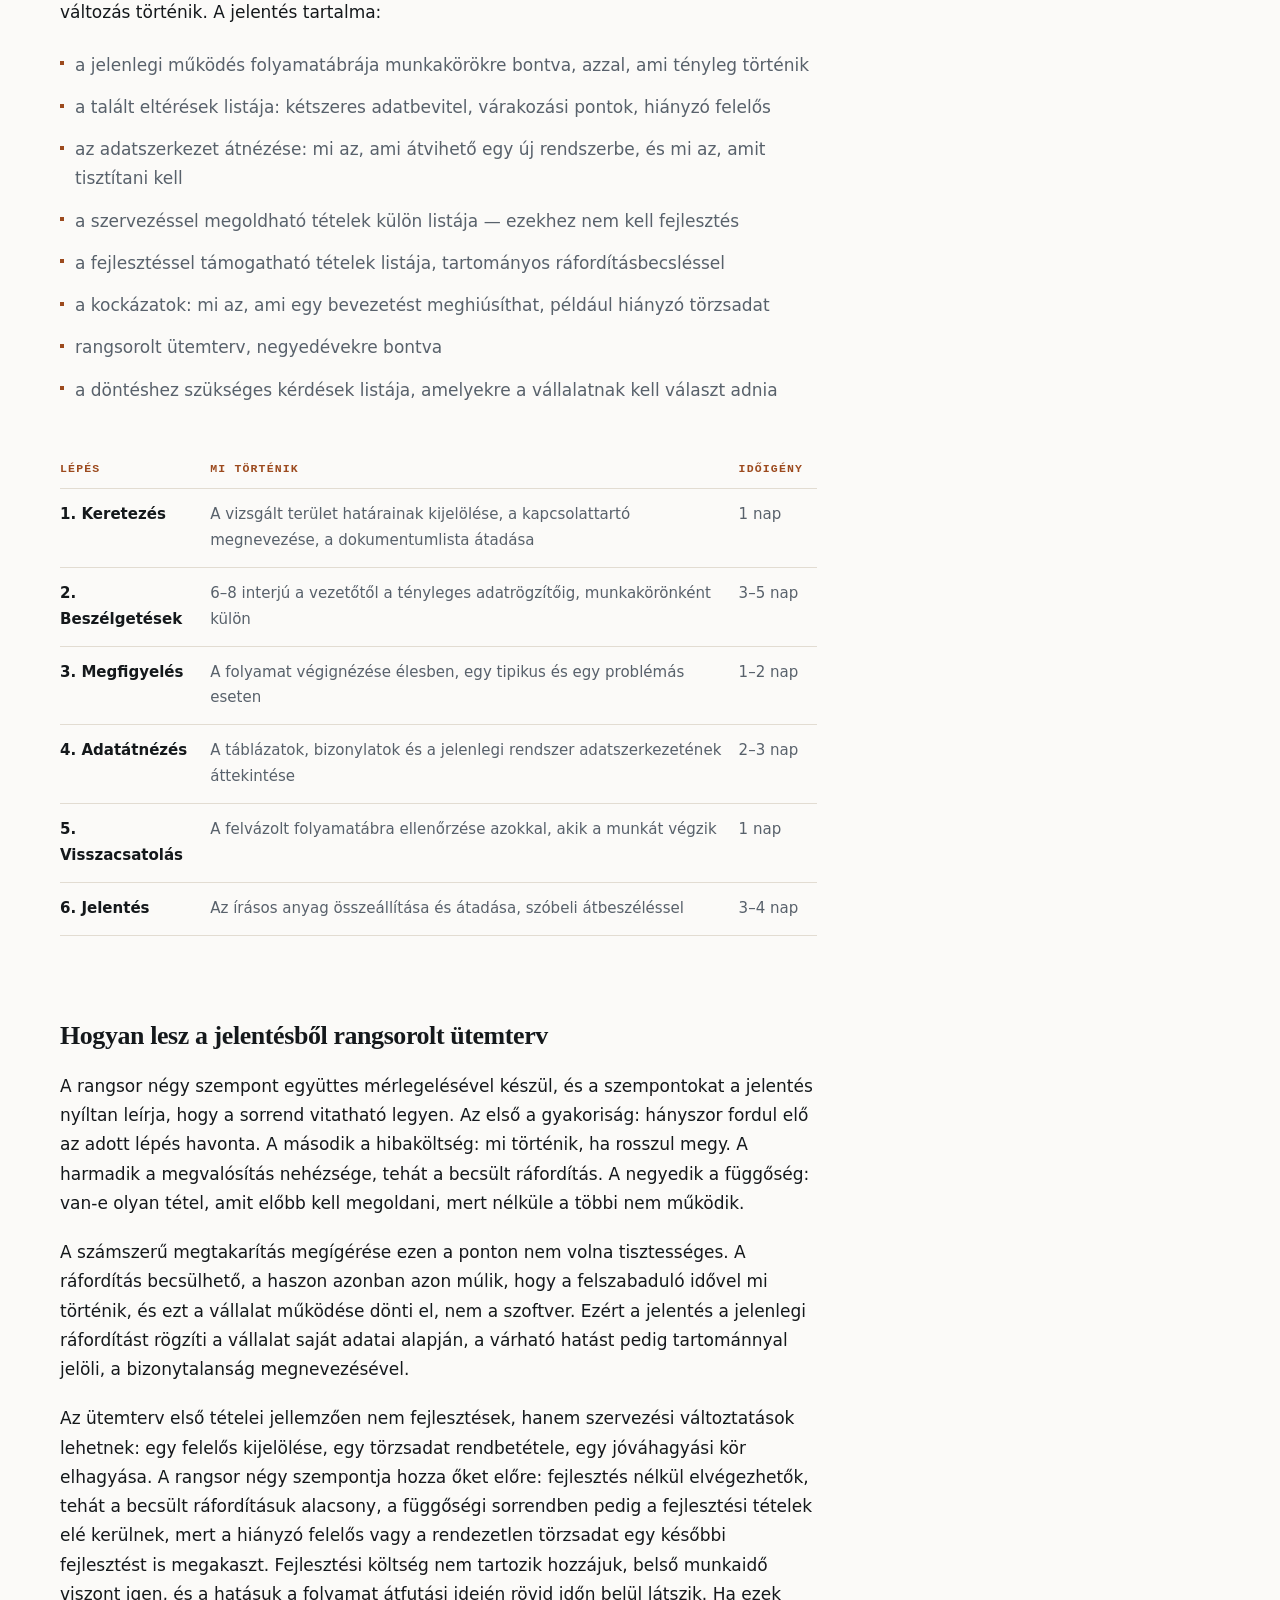
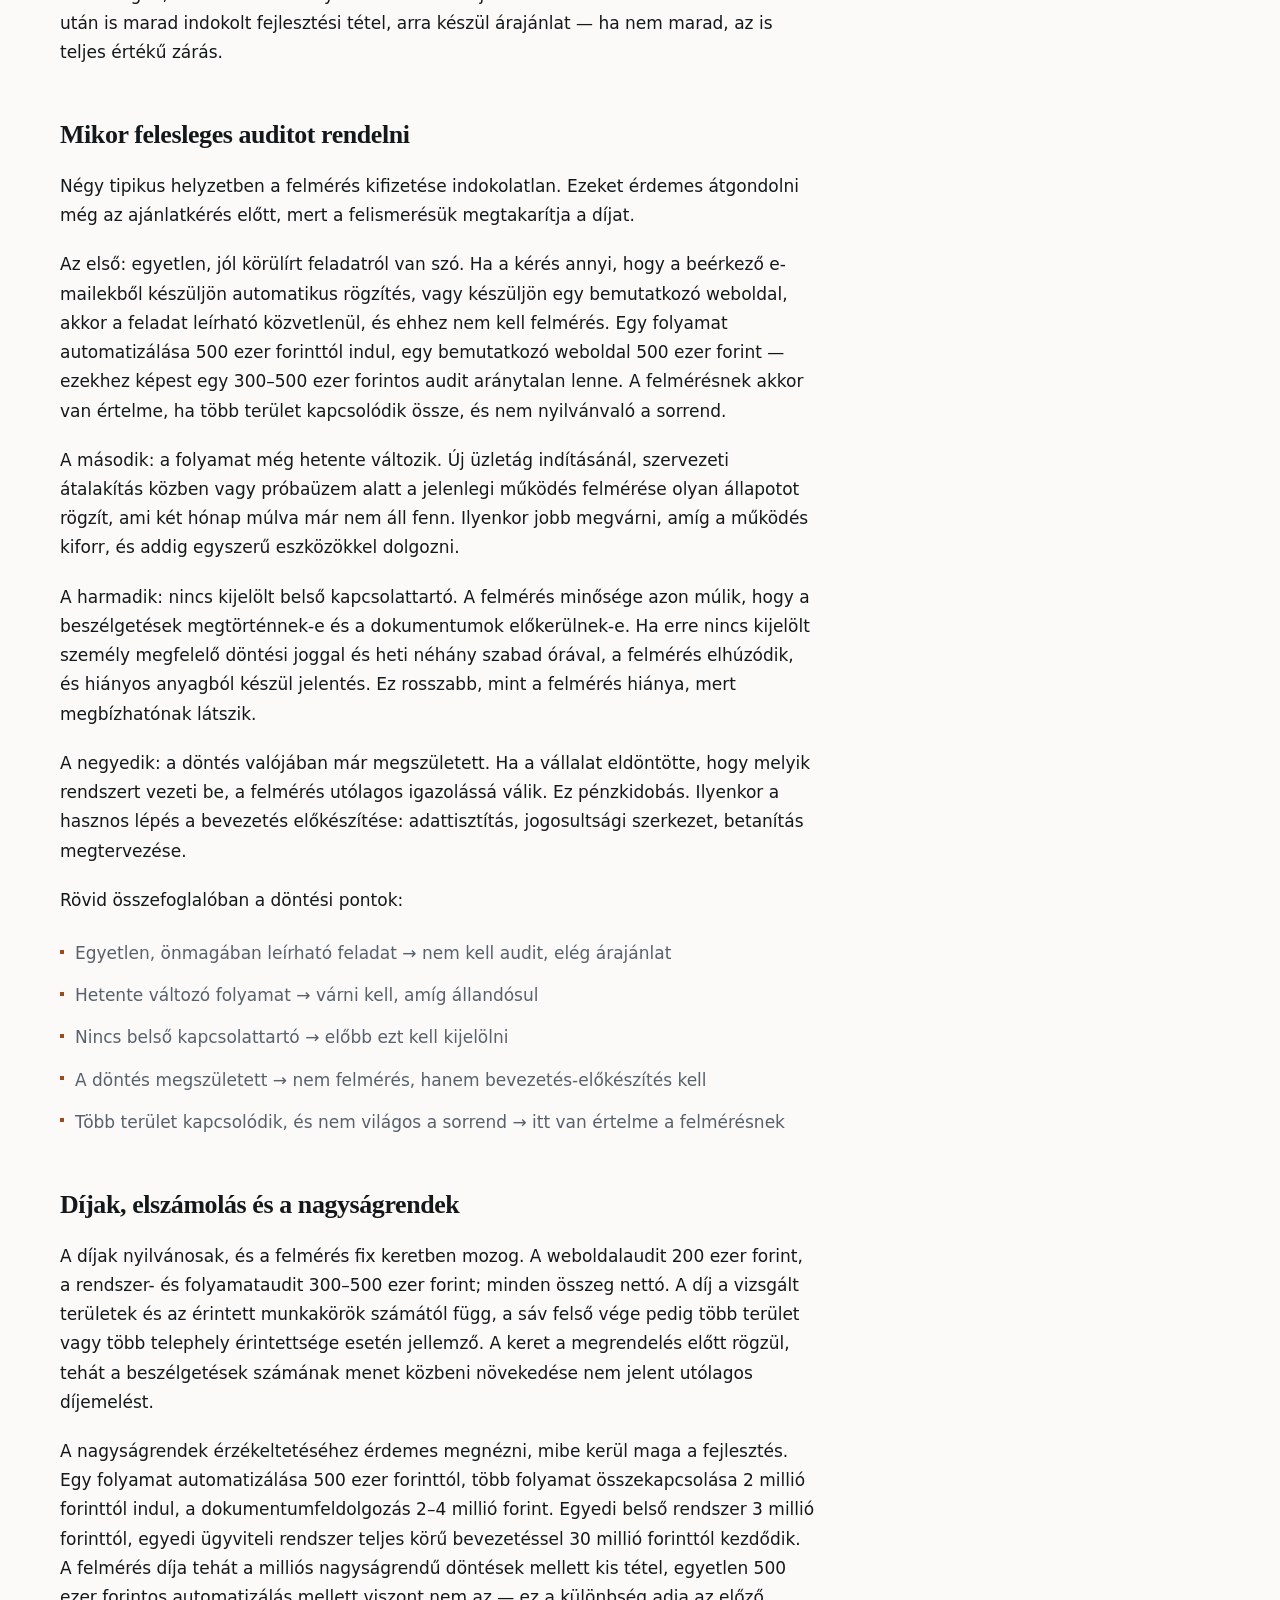
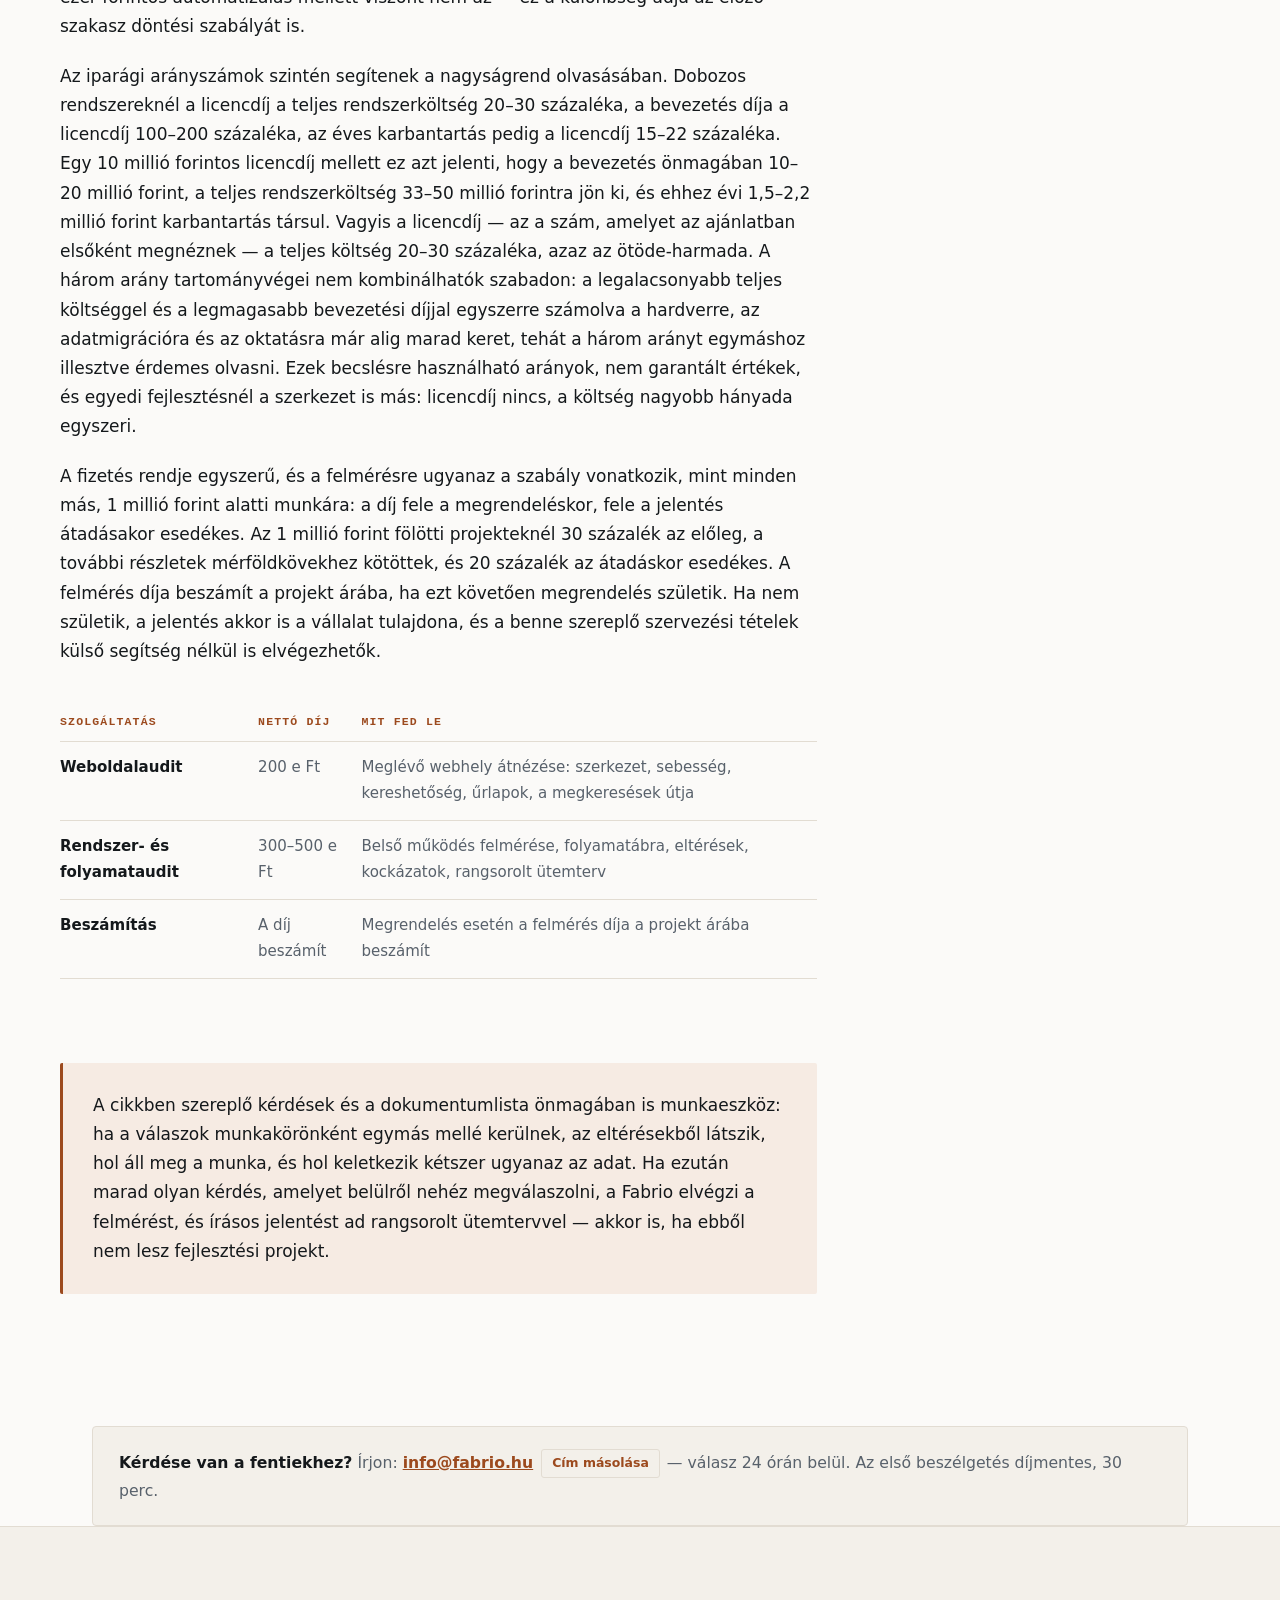
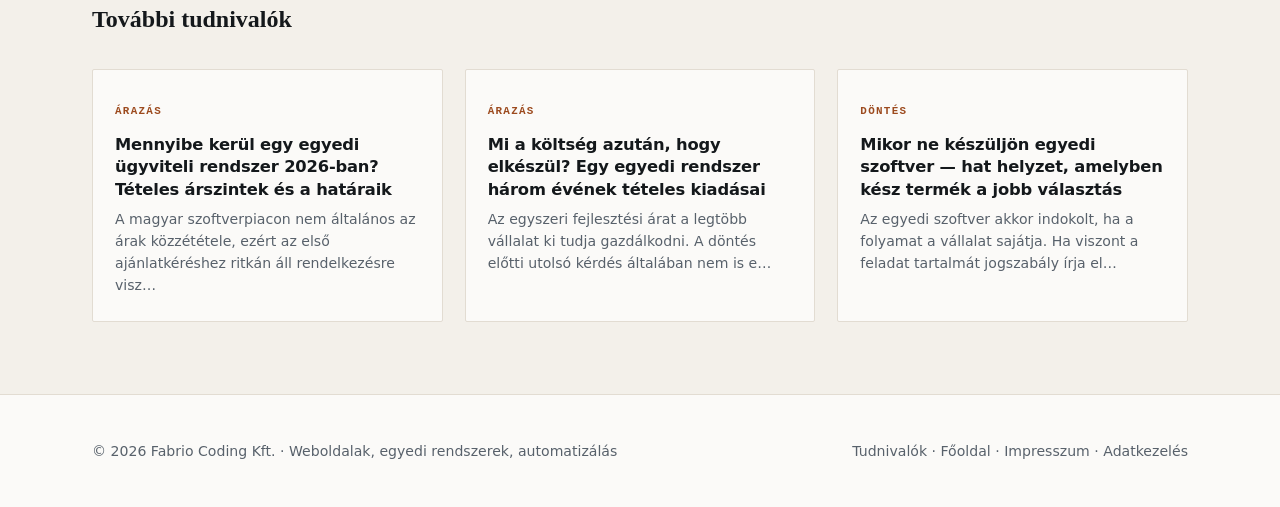
<file: cikkek/rendszer-es-folyamataudit-lepesei.html>
<!doctype html>
<html lang="hu">
<head>
<script>document.documentElement.className+=' janim';</script>
<meta charset="utf-8">
<meta name="viewport" content="width=device-width, initial-scale=1">
<title>Mit tár fel egy rendszer- és folyamataudit, és mikor felesleges megrendelni — Fabrio</title>
<link rel="canonical" href="https://fabrio.hu/cikkek/rendszer-es-folyamataudit-lepesei.html">
<meta name="description" content="Hogyan zajlik egy rendszer- és folyamataudit: kit kell megkérdezni, milyen dokumentum kell előre, mit tartalmaz a jelentés, és mikor felesleges megrendelni.">
<meta property="og:type" content="article">
<meta property="og:title" content="Mit tár fel egy rendszer- és folyamataudit, és mikor felesleges megrendelni">
<meta property="og:description" content="Hogyan zajlik egy rendszer- és folyamataudit: kit kell megkérdezni, milyen dokumentum kell előre, mit tartalmaz a jelentés, és mikor felesleges megrendelni.">
<meta property="og:locale" content="hu_HU">
<meta property="og:url" content="https://fabrio.hu/cikkek/rendszer-es-folyamataudit-lepesei.html">
<meta property="og:image" content="https://fabrio.hu/megosztas.png">
<meta property="og:image:width" content="1200">
<meta property="og:image:height" content="630">
<meta name="twitter:card" content="summary_large_image">
<meta name="twitter:image" content="https://fabrio.hu/megosztas.png">
<link rel="stylesheet" href="cikk.css">
<link rel="icon" href="data:image/svg+xml,%3Csvg xmlns='http://www.w3.org/2000/svg' viewBox='0 0 64 64'%3E%3Cpath fill='%239C4A1E' fill-rule='evenodd' d='M16 8H48A8 8 0 0 1 56 16V44L44 56H16A8 8 0 0 1 8 48V16A8 8 0 0 1 16 8ZM21 20H43V23.6L40.6 26H27V30H38V33.6L35.6 36H27V44H21Z'/%3E%3C/svg%3E">
<script type="application/ld+json">
{
  "@context": "https://schema.org",
  "@type": "Article",
  "headline": "Mit tár fel egy rendszer- és folyamataudit, és mikor felesleges megrendelni",
  "description": "Hogyan zajlik egy rendszer- és folyamataudit: kit kell megkérdezni, milyen dokumentum kell előre, mit tartalmaz a jelentés, és mikor felesleges megrendelni.",
  "inLanguage": "hu",
  "author": {
    "@type": "Organization",
    "name": "Fabrio"
  },
  "publisher": {
    "@type": "Organization",
    "name": "Fabrio",
    "legalName": "Fabrio Coding Korlátolt Felelősségű Társaság",
    "url": "https://fabrio.hu/",
    "logo": {
      "@type": "ImageObject",
      "url": "https://fabrio.hu/logo.png",
      "width": 800,
      "height": 179
    }
  },
  "url": "https://fabrio.hu/cikkek/rendszer-es-folyamataudit-lepesei.html",
  "mainEntityOfPage": {
    "@type": "WebPage",
    "@id": "https://fabrio.hu/cikkek/rendszer-es-folyamataudit-lepesei.html"
  },
  "datePublished": "2026-08-25",
  "dateModified": "2026-09-19",
  "image": "https://fabrio.hu/megosztas.png"
}
</script>
<script type="application/ld+json">
{
  "@context": "https://schema.org",
  "@type": "BreadcrumbList",
  "itemListElement": [
    {
      "@type": "ListItem",
      "position": 1,
      "name": "Főoldal",
      "item": "https://fabrio.hu/"
    },
    {
      "@type": "ListItem",
      "position": 2,
      "name": "Tudnivalók",
      "item": "https://fabrio.hu/cikkek/"
    },
    {
      "@type": "ListItem",
      "position": 3,
      "name": "Mit tár fel egy rendszer- és folyamataudit, és mikor felesleges megrendelni"
    }
  ]
}
</script>
</head>
<body>
<a class="skip" href="#tartalom">Ugrás a tartalomra</a>
<header class="top">
  <div class="wrap tin">
    <a class="brand" href="../index.html"><svg class="mark" viewBox="0 0 64 64" aria-hidden="true"><path fill="#9C4A1E" fill-rule="evenodd" d="M16 8H48A8 8 0 0 1 56 16V44L44 56H16A8 8 0 0 1 8 48V16A8 8 0 0 1 16 8ZM21 20H43V23.6L40.6 26H27V30H38V33.6L35.6 36H27V44H21Z"/></svg><span class="bname">FABRIO</span></a>
    <button class="menugomb" id="menugomb" type="button"
            aria-expanded="false" aria-controls="fomenu" aria-label="Menü megnyitása">
      <svg class="h" viewBox="0 0 24 24" aria-hidden="true"><path d="M4 7h16M4 12h16M4 17h16"/></svg>
      <svg class="x" viewBox="0 0 24 24" aria-hidden="true"><path d="M6 6l12 12M18 6L6 18"/></svg>
    </button>
    <nav class="navl" id="fomenu">
      <a href="../index.html#szolgaltatasok">Szolgáltatások</a>
      <a href="../index.html#kepessegek">Képességek</a>
      <a href="../index.html#folyamat">Módszertan</a>
      <a href="index.html">Tudnivalók</a>
      <a href="../index.html#arak">Árak</a>
      <a class="btn" href="../index.html#kapcsolat">Kapcsolat</a>
    </nav>
  </div>
</header>
<main id="tartalom">
  <div class="chead">
    <div class="wrap">
      <a class="back" href="index.html">&larr; Tudnivalók</a>
      <div class="meta"><span>audit</span><span class="dot">/</span><span class="rt">7 perc olvasás</span></div>
      <h1>Mit tár fel egy rendszer- és folyamataudit, és mikor felesleges megrendelni</h1>
      <p class="lede">A fejlesztés előtti mérés célja az, hogy a fejlesztés iránya a döntés előtt eldőljön, és ne egy már megkezdett projekt leállítása derítse ki, hogy rossz irányba indult. Ez azonban nem jelenti azt, hogy minden helyzetben indokolt auditot rendelni. Az alábbi leírás végigveszi, mit vizsgál egy rendszer- és folyamataudit, kit kell megkérdezni hozzá, milyen anyagokra van szükség, mit tartalmaz a záró jelentés, és melyek azok a helyzetek, amelyekben a felmérés díjának kifizetése felesleges.</p>
    </div>
  </div>
  <div class="wrap body">
    <article class="art">
      <h2 id="mit-mer-az-audit-es-mit-nem-mer">Mit mér az audit, és mit nem mér</h2>
<p>Az „audit” szó a magyar üzleti nyelvben legalább háromféle dolgot jelöl, ezért érdemes az elején szűkíteni. A rendszer- és folyamataudit nem könyvvizsgálat, nem jogi vagy adómegfelelőségi vizsgálat, és nem információbiztonsági megfelelőségi eljárás. Nem tanúsításra készül, nem előzi meg semmilyen tanúsítási folyamatot, és nem tartalmaz behatolástesztet. Ha a felmérés közben szerződéses, adójogi vagy adatvédelmi kérdés merül fel, azt a jelentés megnevezi, a válasz azonban szakjogász, könyvelő vagy adatvédelmi szakértő hatáskörébe tartozik: a Fabrio jogi és adótanácsadást nem nyújt, és a jelen leírás sem minősül jogi tanácsadásnak.</p>
<p>Amit a felmérés valóban vizsgál, az a munka útja. Hol keletkezik egy adat először, hányszor kerül be újra ugyanaz az információ különböző helyekre, hol áll meg a munka, és kire vár. Milyen döntéshez ki fér hozzá, milyen bizonylat készül kézzel, és mi történik akkor, ha valaki szabadságon van. A cél annak eldöntése, hogy mit érdemes szoftverrel támogatni, milyen sorrendben, és — ez a fontosabbik fele — mi az, aminél a fejlesztés nem hoz elég hasznot ahhoz, hogy megérje.</p>
<p>Két külön szolgáltatásról van szó, és a kettőt nem szerencsés összekeverni. A weboldalaudit egy meglévő webhely átnézése: szerkezet, betöltési sebesség, kereshetőség, űrlapok, a webhelyről érkező megkeresések útja. Ennek díja 200 ezer forint. A rendszer- és folyamataudit a belső működést méri fel, ez 300–500 ezer forint attól függően, hány terület és hány érintett munkakör kerül bele. Mindkét ár nettó, és mindkét díj beszámít a későbbi projekt árába, ha megrendelés születik. Az viszont nem cél, hogy minden felmérésből fejlesztés legyen: az az eredmény is helytálló, amelyik azt írja le, hogy a jelenlegi működésen elég szervezési változtatást végezni.</p><h2 id="kiket-kell-megkerdezni-nem-eleg-a-vezetovel-">Kiket kell megkérdezni — nem elég a vezetővel beszélni</h2>
<p>Tipikus kockázat, hogy a felmérés csak a vezetői szándékot rögzíti, és abból lesz követelményjegyzék. A vezető azt ismeri, hogyan kellene működnie a folyamatnak. A tényleges adatrögzítő azt ismeri, hogyan működik. Ha a kettő között eltérés van, éppen az az eltérés a leghasznosabb információ az egész felmérésben — ezért kell a beszélgetéseknek mindkét oldalra kiterjedniük.</p>
<p>Konkrét példa a különbségre: a vezetői leírás szerint a megrendelés a rendszerben nyílik meg, és onnan halad tovább. A gyakorlatban a diszpécser a telefonos egyeztetést egy saját táblázatba írja, mert a rendszerben nincs mező a félig megerősített igényre, és csak akkor viszi be, amikor biztos. Ez a saját táblázat sehol nem szerepel a dokumentációban, mégis ezen múlik a napi működés. Az ilyen árnyékeszközök — magánmunkafüzetek, jegyzettömbök, üzenetküldő csoportok — csak akkor kerülnek elő, ha a beszélgetés nem minősít, és nem kelti azt a benyomást, hogy a kerülőút hiba. A kerülőút önmagában nem hiba: lehet a rendszer hiányosságának a helyben kitalált pótlása is, és ilyenkor a pótlást kiváltó hiányosságot kell megnevezni, nem a pótlást megszüntetni.</p>
<p>Egy közepes méretű vállalatnál hat-nyolc beszélgetés szükséges, egyenként negyven-hatvan percben. A megkérdezendők köre:</p>
<ul><li>az ügyvezető vagy az a vezető, aki a fejlesztésről dönt — a cél és a határidő miatt</li><li>az adott terület folyamatgazdája, aki a munkát naponta osztja be</li><li>a tényleges adatrögzítő: diszpécser, raktáros, adminisztrátor, értékesítési asszisztens</li><li>a pénzügyi vagy könyvelési kapcsolattartó — a bizonylatok és a számlázás útja miatt</li><li>az informatikáért felelős személy vagy a külső üzemeltető</li><li>egy olyan munkatárs, aki nemrég lépett be — az ő szemével látszik, mi tanulható meg nehezen</li><li>ha van ilyen, a legnagyobb partner kapcsolattartója, mert a külső elvárás is követelmény</li></ul><h2 id="milyen-dokumentumot-erdemes-elore-osszegyujt">Milyen dokumentumot érdemes előre összegyűjteni</h2>
<p>A felmérés ideje nagyrészt azon múlik, mennyi anyag áll rendelkezésre a beszélgetések előtt. Ha az alábbi anyagok együtt vannak, a helyszíni idő rövidül, és a beszélgetések nem az alapadatok tisztázásával telnek. A dokumentumok összegyűjtése önmagában is tanulságos: menet közben kiderülhet, hogy egy folyamatnak nincs is leírása, csak gyakorlata.</p>
<p>Az anyagok bizalmasan kezelendők, és elég belőlük néhány jellemző példány — nem szükséges teljes adatbázist átadni. A tipikus lista:</p>
<ul><li>az elmúlt három hónap jellemző bizonylatai mindegyik típusból: megrendelés, szállítólevél, számla, munkalap</li><li>a ténylegesen használt táblázatok, abban az állapotban, ahogy vannak — nem megtisztítva</li><li>a jelenleg fizetett szoftverek listája éves díjjal, felhasználószámmal és a szerződés lejáratával</li><li>szervezeti ábra vagy egyszerű felelősségi lista: ki mit hagy jóvá</li><li>a leggyakoribb hibák és panaszok gyűjtése, ha van ilyen nyilvántartás</li><li>a vezetői jelentések, amelyek most készülnek, és az elkészítésükhöz szükséges idő</li><li>korábbi fejlesztői ajánlatok és szerződések, ha volt már ilyen projekt</li><li>az adatmennyiség nagyságrendje: hány megrendelés, hány cikkszám, hány partner havonta</li></ul><h2 id="nehany-kerdes-ami-felszinre-hozza-a-rejtett-">Néhány kérdés, ami felszínre hozza a rejtett kézi munkát</h2>
<p>A rejtett kézi munka nem panaszként jelenik meg. Aki minden hétfőn két órát tölt egy táblázat összefésülésével, az egy idő után nem munkának nevezi, hanem hétfőnek. Ezért nem az a hasznos kérdés, hogy mi a probléma, hanem az, hogy pontosan mi történik.</p>
<p>Az alábbi kérdéssor házon belül is végigvihető, külső szolgáltató nélkül. Érdemes leírni a válaszokat, mert a haszna abból származik, hogy több munkakör válaszai egymás mellé kerülnek. Ha egy folyamatra három ember háromféle választ ad, az önmagában eredmény.</p>
<p>A kérdéssorban két kérdés kap külön súlyt: a kétszeres adatbevitelre és a jóváhagyásra várakozásra vonatkozó. Ennek módszertani oka van. Mindkettő olyan adatot kér, amelyből a ráfordítás közvetlenül kiszámolható: a kétszeres adatbevitelnél a másolás helye, havi darabszáma és az egy alkalomra jutó perc, a jóváhagyásra várakozásnál pedig az átfutási időbe beépülő állásidő. A bonyolult számítási logika költsége ezzel szemben csak a fejlesztés megtervezése után becsülhető, ezért az ilyen tétel a rangsorban később kerül sorra. A válaszok feldolgozása emiatt halad ebben a sorrendben: előbb a számszerűsíthető, ismétlődő ráfordítás, utána a ritkább, egyedi eset. A kérdések feltevésének sorrendje ettől függetlenül a beszélgetés menetéhez igazítható; a válaszok akkor használhatók, ha munkakörönként külön feljegyzés készül róluk.</p>
<ul><li>Mi az, amit hetente ugyanúgy, kézzel kell elvégezni? Mennyi ideig tart egy alkalommal?</li><li>Melyik adatot kell egynél több helyre beírni? Honnan hová másolódik, havonta hányszor, és alkalmanként hány percbe kerül?</li><li>Ha valaki holnap kilépne, mi az, amit rajta kívül senki nem tud elvégezni?</li><li>Melyik táblázat készül azért, mert a rendszer nem tud valamit megmutatni?</li><li>Mi az, amit rendszeresen újra meg kell kérdezni telefonon vagy e-mailben?</li><li>Melyik lépésnél kell megvárni valakinek a jóváhagyását, és mennyit kell rá várni?</li><li>Melyik hiba fordul elő havonta többször, és mennyi munkába kerül a javítása?</li><li>Melyik adatból nincs megbízható kimutatás, pedig döntést kellene rá alapozni?</li><li>Mi az, amit a partner kér, és most kézzel készül el neki?</li><li>Ha egy dolgot meg lehetne szüntetni a jövő héttől, mi lenne az?</li></ul><h2 id="a-felmeres-menete-es-az-irasos-jelentes-tart">A felmérés menete és az írásos jelentés tartalma</h2>
<p>A felmérés jellemzően két-négy hét alatt zárul, ebből a vállalat oldalán néhány óra ráfordítás jelentkezik munkakörönként. Az alábbi táblázat munkanapokban adja meg az egyes lépések időigényét: ezek összege tizenegy és tizenhat munkanap közé esik. A naptári átfutás ennél hosszabb is lehet, mert a beszélgetéseket a napi munka mellé kell beilleszteni; az ütemezés ezért nem szoros.</p>
<p>A záró anyag írásos jelentés, nem prezentáció. Ennek oka egyszerű: a jelentést a döntés után hónapokkal is elő lehet venni, és akkor is értelmezhető marad, ha közben személyi változás történik. A jelentés tartalma:</p>
<ul><li>a jelenlegi működés folyamatábrája munkakörökre bontva, azzal, ami tényleg történik</li><li>a talált eltérések listája: kétszeres adatbevitel, várakozási pontok, hiányzó felelős</li><li>az adatszerkezet átnézése: mi az, ami átvihető egy új rendszerbe, és mi az, amit tisztítani kell</li><li>a szervezéssel megoldható tételek külön listája — ezekhez nem kell fejlesztés</li><li>a fejlesztéssel támogatható tételek listája, tartományos ráfordításbecsléssel</li><li>a kockázatok: mi az, ami egy bevezetést meghiúsíthat, például hiányzó törzsadat</li><li>rangsorolt ütemterv, negyedévekre bontva</li><li>a döntéshez szükséges kérdések listája, amelyekre a vállalatnak kell választ adnia</li></ul>
<div class="tscroll"><table><thead><tr><th scope="col">Lépés</th><th scope="col">Mi történik</th><th scope="col">Időigény</th></tr></thead><tbody><tr><td>1. Keretezés</td><td>A vizsgált terület határainak kijelölése, a kapcsolattartó megnevezése, a dokumentumlista átadása</td><td>1 nap</td></tr><tr><td>2. Beszélgetések</td><td>6–8 interjú a vezetőtől a tényleges adatrögzítőig, munkakörönként külön</td><td>3–5 nap</td></tr><tr><td>3. Megfigyelés</td><td>A folyamat végignézése élesben, egy tipikus és egy problémás eseten</td><td>1–2 nap</td></tr><tr><td>4. Adatátnézés</td><td>A táblázatok, bizonylatok és a jelenlegi rendszer adatszerkezetének áttekintése</td><td>2–3 nap</td></tr><tr><td>5. Visszacsatolás</td><td>A felvázolt folyamatábra ellenőrzése azokkal, akik a munkát végzik</td><td>1 nap</td></tr><tr><td>6. Jelentés</td><td>Az írásos anyag összeállítása és átadása, szóbeli átbeszéléssel</td><td>3–4 nap</td></tr></tbody></table></div><h2 id="hogyan-lesz-a-jelentesbol-rangsorolt-utemter">Hogyan lesz a jelentésből rangsorolt ütemterv</h2>
<p>A rangsor négy szempont együttes mérlegelésével készül, és a szempontokat a jelentés nyíltan leírja, hogy a sorrend vitatható legyen. Az első a gyakoriság: hányszor fordul elő az adott lépés havonta. A második a hibaköltség: mi történik, ha rosszul megy. A harmadik a megvalósítás nehézsége, tehát a becsült ráfordítás. A negyedik a függőség: van-e olyan tétel, amit előbb kell megoldani, mert nélküle a többi nem működik.</p>
<p>A számszerű megtakarítás megígérése ezen a ponton nem volna tisztességes. A ráfordítás becsülhető, a haszon azonban azon múlik, hogy a felszabaduló idővel mi történik, és ezt a vállalat működése dönti el, nem a szoftver. Ezért a jelentés a jelenlegi ráfordítást rögzíti a vállalat saját adatai alapján, a várható hatást pedig tartománnyal jelöli, a bizonytalanság megnevezésével.</p>
<p>Az ütemterv első tételei jellemzően nem fejlesztések, hanem szervezési változtatások lehetnek: egy felelős kijelölése, egy törzsadat rendbetétele, egy jóváhagyási kör elhagyása. A rangsor négy szempontja hozza őket előre: fejlesztés nélkül elvégezhetők, tehát a becsült ráfordításuk alacsony, a függőségi sorrendben pedig a fejlesztési tételek elé kerülnek, mert a hiányzó felelős vagy a rendezetlen törzsadat egy későbbi fejlesztést is megakaszt. Fejlesztési költség nem tartozik hozzájuk, belső munkaidő viszont igen, és a hatásuk a folyamat átfutási idején rövid időn belül látszik. Ha ezek után is marad indokolt fejlesztési tétel, arra készül árajánlat — ha nem marad, az is teljes értékű zárás.</p><h2 id="mikor-felesleges-auditot-rendelni">Mikor felesleges auditot rendelni</h2>
<p>Négy tipikus helyzetben a felmérés kifizetése indokolatlan. Ezeket érdemes átgondolni még az ajánlatkérés előtt, mert a felismerésük megtakarítja a díjat.</p>
<p>Az első: egyetlen, jól körülírt feladatról van szó. Ha a kérés annyi, hogy a beérkező e-mailekből készüljön automatikus rögzítés, vagy készüljön egy bemutatkozó weboldal, akkor a feladat leírható közvetlenül, és ehhez nem kell felmérés. Egy folyamat automatizálása 500 ezer forinttól indul, egy bemutatkozó weboldal 500 ezer forint — ezekhez képest egy 300–500 ezer forintos audit aránytalan lenne. A felmérésnek akkor van értelme, ha több terület kapcsolódik össze, és nem nyilvánvaló a sorrend.</p>
<p>A második: a folyamat még hetente változik. Új üzletág indításánál, szervezeti átalakítás közben vagy próbaüzem alatt a jelenlegi működés felmérése olyan állapotot rögzít, ami két hónap múlva már nem áll fenn. Ilyenkor jobb megvárni, amíg a működés kiforr, és addig egyszerű eszközökkel dolgozni.</p>
<p>A harmadik: nincs kijelölt belső kapcsolattartó. A felmérés minősége azon múlik, hogy a beszélgetések megtörténnek-e és a dokumentumok előkerülnek-e. Ha erre nincs kijelölt személy megfelelő döntési joggal és heti néhány szabad órával, a felmérés elhúzódik, és hiányos anyagból készül jelentés. Ez rosszabb, mint a felmérés hiánya, mert megbízhatónak látszik.</p>
<p>A negyedik: a döntés valójában már megszületett. Ha a vállalat eldöntötte, hogy melyik rendszert vezeti be, a felmérés utólagos igazolássá válik. Ez pénzkidobás. Ilyenkor a hasznos lépés a bevezetés előkészítése: adattisztítás, jogosultsági szerkezet, betanítás megtervezése.</p>
<p>Rövid összefoglalóban a döntési pontok:</p>
<ul><li>Egyetlen, önmagában leírható feladat → nem kell audit, elég árajánlat</li><li>Hetente változó folyamat → várni kell, amíg állandósul</li><li>Nincs belső kapcsolattartó → előbb ezt kell kijelölni</li><li>A döntés megszületett → nem felmérés, hanem bevezetés-előkészítés kell</li><li>Több terület kapcsolódik, és nem világos a sorrend → itt van értelme a felmérésnek</li></ul><h2 id="dijak-elszamolas-es-a-nagysagrendek">Díjak, elszámolás és a nagyságrendek</h2>
<p>A díjak nyilvánosak, és a felmérés fix keretben mozog. A weboldalaudit 200 ezer forint, a rendszer- és folyamataudit 300–500 ezer forint; minden összeg nettó. A díj a vizsgált területek és az érintett munkakörök számától függ, a sáv felső vége pedig több terület vagy több telephely érintettsége esetén jellemző. A keret a megrendelés előtt rögzül, tehát a beszélgetések számának menet közbeni növekedése nem jelent utólagos díjemelést.</p>
<p>A nagyságrendek érzékeltetéséhez érdemes megnézni, mibe kerül maga a fejlesztés. Egy folyamat automatizálása 500 ezer forinttól, több folyamat összekapcsolása 2 millió forinttól indul, a dokumentumfeldolgozás 2–4 millió forint. Egyedi belső rendszer 3 millió forinttól, egyedi ügyviteli rendszer teljes körű bevezetéssel 30 millió forinttól kezdődik. A felmérés díja tehát a milliós nagyságrendű döntések mellett kis tétel, egyetlen 500 ezer forintos automatizálás mellett viszont nem az — ez a különbség adja az előző szakasz döntési szabályát is.</p>
<p>Az iparági arányszámok szintén segítenek a nagyságrend olvasásában. Dobozos rendszereknél a licencdíj a teljes rendszerköltség 20–30 százaléka, a bevezetés díja a licencdíj 100–200 százaléka, az éves karbantartás pedig a licencdíj 15–22 százaléka. Egy 10 millió forintos licencdíj mellett ez azt jelenti, hogy a bevezetés önmagában 10–20 millió forint, a teljes rendszerköltség 33–50 millió forintra jön ki, és ehhez évi 1,5–2,2 millió forint karbantartás társul. Vagyis a licencdíj — az a szám, amelyet az ajánlatban elsőként megnéznek — a teljes költség 20–30 százaléka, azaz az ötöde-harmada. A három arány tartományvégei nem kombinálhatók szabadon: a legalacsonyabb teljes költséggel és a legmagasabb bevezetési díjjal egyszerre számolva a hardverre, az adatmigrációra és az oktatásra már alig marad keret, tehát a három arányt egymáshoz illesztve érdemes olvasni. Ezek becslésre használható arányok, nem garantált értékek, és egyedi fejlesztésnél a szerkezet is más: licencdíj nincs, a költség nagyobb hányada egyszeri.</p>
<p>A fizetés rendje egyszerű, és a felmérésre ugyanaz a szabály vonatkozik, mint minden más, 1 millió forint alatti munkára: a díj fele a megrendeléskor, fele a jelentés átadásakor esedékes. Az 1 millió forint fölötti projekteknél 30 százalék az előleg, a további részletek mérföldkövekhez kötöttek, és 20 százalék az átadáskor esedékes. A felmérés díja beszámít a projekt árába, ha ezt követően megrendelés születik. Ha nem születik, a jelentés akkor is a vállalat tulajdona, és a benne szereplő szervezési tételek külső segítség nélkül is elvégezhetők.</p>
<div class="tscroll"><table><thead><tr><th scope="col">Szolgáltatás</th><th scope="col">Nettó díj</th><th scope="col">Mit fed le</th></tr></thead><tbody><tr><td>Weboldalaudit</td><td>200 e Ft</td><td>Meglévő webhely átnézése: szerkezet, sebesség, kereshetőség, űrlapok, a megkeresések útja</td></tr><tr><td>Rendszer- és folyamataudit</td><td>300–500 e Ft</td><td>Belső működés felmérése, folyamatábra, eltérések, kockázatok, rangsorolt ütemterv</td></tr><tr><td>Beszámítás</td><td>A díj beszámít</td><td>Megrendelés esetén a felmérés díja a projekt árába beszámít</td></tr></tbody></table></div>
      <div class="zar"><p>A cikkben szereplő kérdések és a dokumentumlista önmagában is munkaeszköz: ha a válaszok munkakörönként egymás mellé kerülnek, az eltérésekből látszik, hol áll meg a munka, és hol keletkezik kétszer ugyanaz az adat. Ha ezután marad olyan kérdés, amelyet belülről nehéz megválaszolni, a Fabrio elvégzi a felmérést, és írásos jelentést ad rangsorolt ütemtervvel — akkor is, ha ebből nem lesz fejlesztési projekt.</p></div>
    </article>
    <aside class="side">
      <h3>Tartalom</h3>
      <ul class="toc"><li><a href="#mit-mer-az-audit-es-mit-nem-mer">Mit mér az audit, és mit nem mér</a></li><li><a href="#kiket-kell-megkerdezni-nem-eleg-a-vezetovel-">Kiket kell megkérdezni — nem elég a vezetővel beszélni</a></li><li><a href="#milyen-dokumentumot-erdemes-elore-osszegyujt">Milyen dokumentumot érdemes előre összegyűjteni</a></li><li><a href="#nehany-kerdes-ami-felszinre-hozza-a-rejtett-">Néhány kérdés, ami felszínre hozza a rejtett kézi munkát</a></li><li><a href="#a-felmeres-menete-es-az-irasos-jelentes-tart">A felmérés menete és az írásos jelentés tartalma</a></li><li><a href="#hogyan-lesz-a-jelentesbol-rangsorolt-utemter">Hogyan lesz a jelentésből rangsorolt ütemterv</a></li><li><a href="#mikor-felesleges-auditot-rendelni">Mikor felesleges auditot rendelni</a></li><li><a href="#dijak-elszamolas-es-a-nagysagrendek">Díjak, elszámolás és a nagyságrendek</a></li></ul>
    </aside>
  </div>
  <div class="wrap"><div class="kapcs">
    <p><b>Kérdése van a fentiekhez?</b> Írjon: <a href="mailto:info@fabrio.hu?subject=Konzult%C3%A1ci%C3%B3%20k%C3%A9r%C3%A9se">info@fabrio.hu</a><button type="button" class="masol" data-cim="info@fabrio.hu">Cím másolása</button> — válasz 24 órán belül. Az első beszélgetés díjmentes, 30 perc.</p>
  </div></div>
  <section class="more">
    <div class="wrap">
      <h2>További tudnivalók</h2>
      <div class="mgrid"><a class="mcard" href="egyedi-rendszer-ara.html"><span class="k">árazás</span><h3>Mennyibe kerül egy egyedi ügyviteli rendszer 2026-ban? Tételes árszintek és a határaik</h3><p>A magyar szoftverpiacon nem általános az árak közzététele, ezért az első ajánlatkéréshez ritkán áll rendelkezésre visz…</p></a><a class="mcard" href="uzemeltetesi-koltseg-tetelesen.html"><span class="k">árazás</span><h3>Mi a költség azután, hogy elkészül? Egy egyedi rendszer három évének tételes kiadásai</h3><p>Az egyszeri fejlesztési árat a legtöbb vállalat ki tudja gazdálkodni. A döntés előtti utolsó kérdés általában nem is e…</p></a><a class="mcard" href="mikor-ne-keszuljon-egyedi-szoftver.html"><span class="k">döntés</span><h3>Mikor ne készüljön egyedi szoftver — hat helyzet, amelyben kész termék a jobb választás</h3><p>Az egyedi szoftver akkor indokolt, ha a folyamat a vállalat sajátja. Ha viszont a feladat tartalmát jogszabály írja el…</p></a></div>
    </div>
  </section>
</main>
<footer>
  <div class="wrap fin">
    <span>© 2026 Fabrio Coding Kft. · Weboldalak, egyedi rendszerek, automatizálás</span>
    <span><a href="index.html">Tudnivalók</a> · <a href="../index.html">Főoldal</a> · <a href="../impresszum.html">Impresszum</a> · <a href="../adatkezeles.html">Adatkezelés</a></span>
  </div>
</footer>
<script data-koveto>
/* Hirdetesbol erkezo latogato: a cimsor ?f= es &k= parametere a mailto targyaba es a belso
   hivatkozasokba kerul. A lap NEM tarol semmit, NEM hiv kulso szervert, NEM ir sutit. */
(function(){
  var q=new URLSearchParams(location.search), f=q.get('f'), k=q.get('k');
  document.querySelectorAll('.masol').forEach(function(b){
    b.addEventListener('click',function(){
      var c=b.getAttribute('data-cim'), volt=b.textContent;
      function ok(){ b.textContent='Kimásolva'; setTimeout(function(){ b.textContent=volt; },1800); }
      if(navigator.clipboard&&navigator.clipboard.writeText){ navigator.clipboard.writeText(c).then(ok,function(){ prompt('Másolja ki a címet:',c); }); }
      else { prompt('Másolja ki a címet:',c); }
    });
  });
  if(!f) return;
  var kod='[F-'+f.toUpperCase().replace(/[^A-Z0-9]/g,'')+']'+(k?' – '+k:'');
  var qs='f='+encodeURIComponent(f)+(k?'&k='+encodeURIComponent(k):'');
  document.querySelectorAll('a[href]').forEach(function(a){
    var h=a.getAttribute('href');
    if(h.indexOf('mailto:')===0){ a.setAttribute('href',h.split('?')[0]+'?subject='+encodeURIComponent('Konzultáció kérése '+kod)); return; }
    if(/^(https?:|#|data:|tel:)/.test(h)) return;
    var i=h.indexOf('#'), b=i<0?h:h.slice(0,i), t=i<0?'':h.slice(i);
    if(b.indexOf('?')>=0) return;
    a.setAttribute('href',b+'?'+qs+t);
  });
})();
</script>
<script>
(function(){
  var g=document.getElementById('menugomb'), n=document.getElementById('fomenu');
  if(!g||!n) return;
  function allit(ny){ n.classList.toggle('nyit',ny); g.setAttribute('aria-expanded',ny?'true':'false');
    g.setAttribute('aria-label',ny?'Menü bezárása':'Menü megnyitása'); }
  g.addEventListener('click',function(e){ e.stopPropagation(); allit(!n.classList.contains('nyit')); });
  n.addEventListener('click',function(e){ if(e.target.closest('a')) allit(false); });
  document.addEventListener('click',function(e){
    if(n.classList.contains('nyit') && !n.contains(e.target) && !g.contains(e.target)) allit(false); });
  document.addEventListener('keydown',function(e){
    if(e.key==='Escape' && n.classList.contains('nyit')){ allit(false); g.focus(); } });
  addEventListener('resize',function(){ if(innerWidth>1020) allit(false); });
})();
</script>
</body>
</html>
</file>
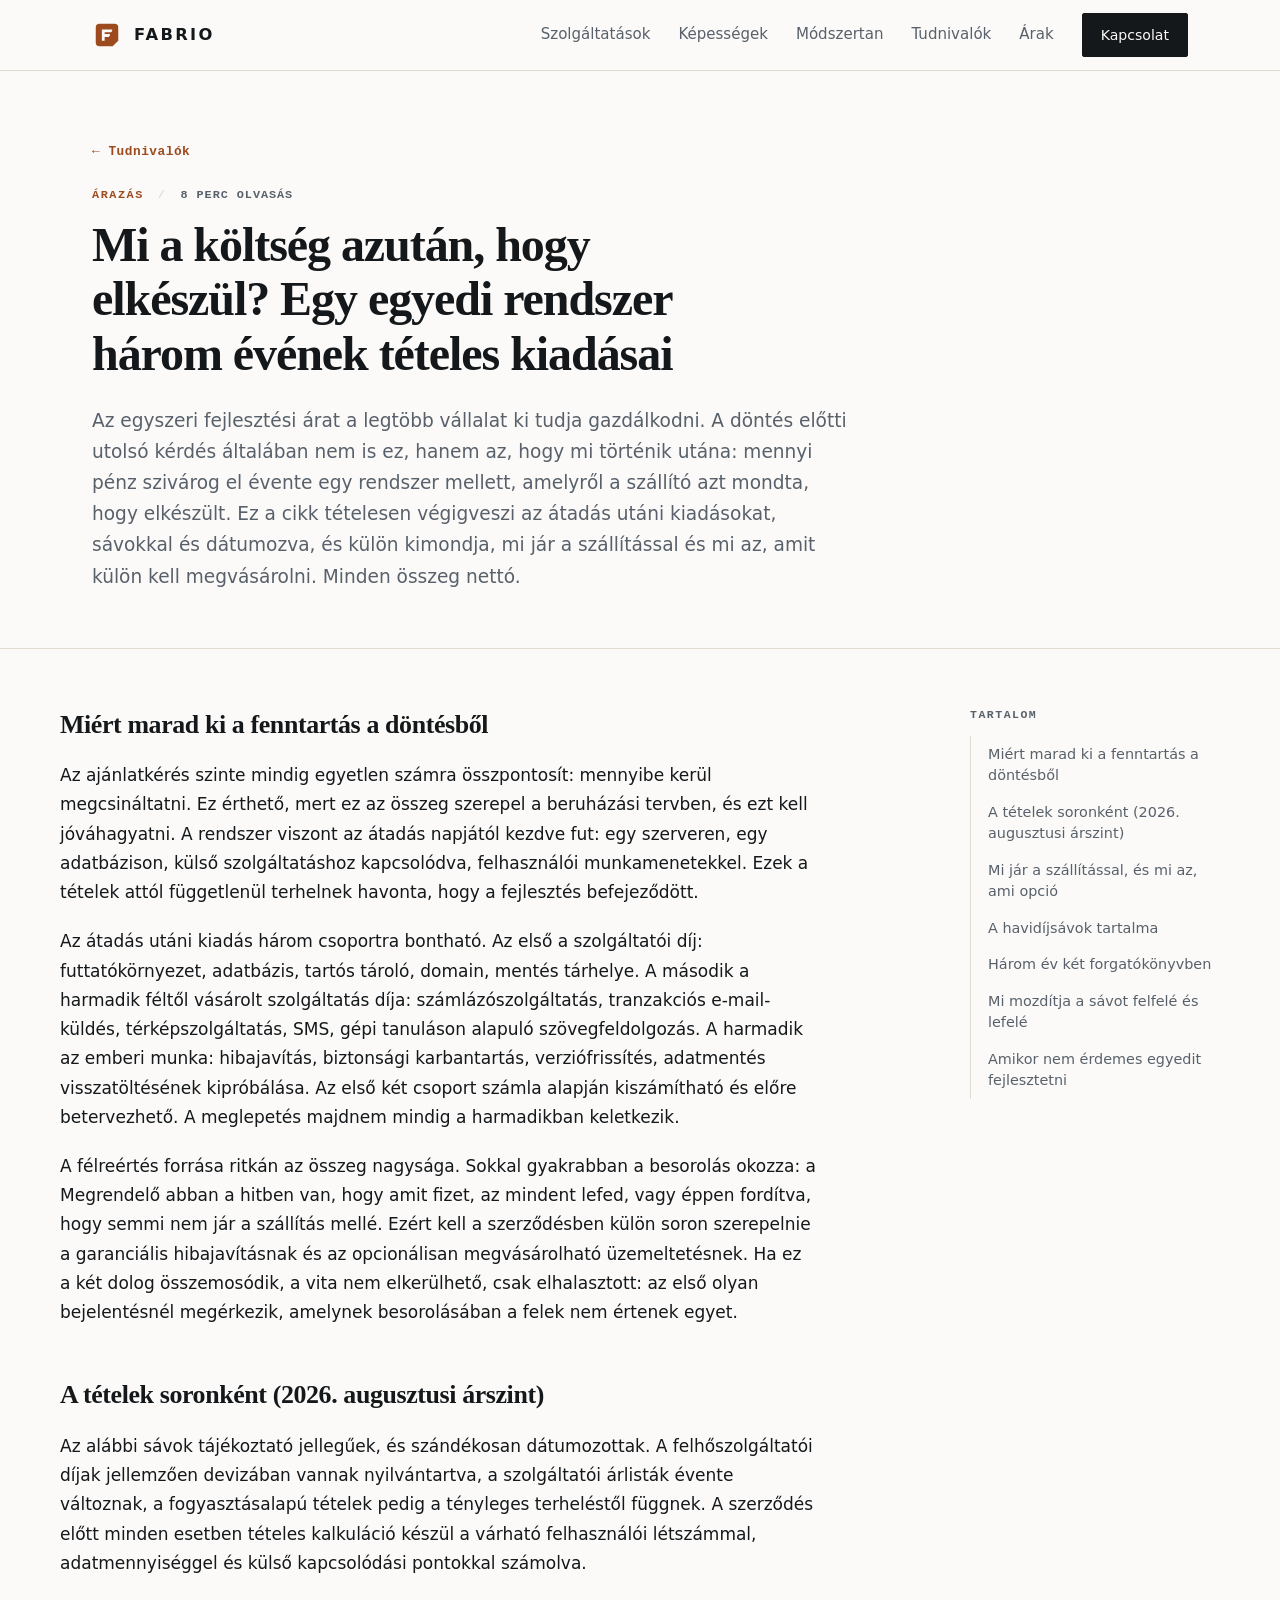
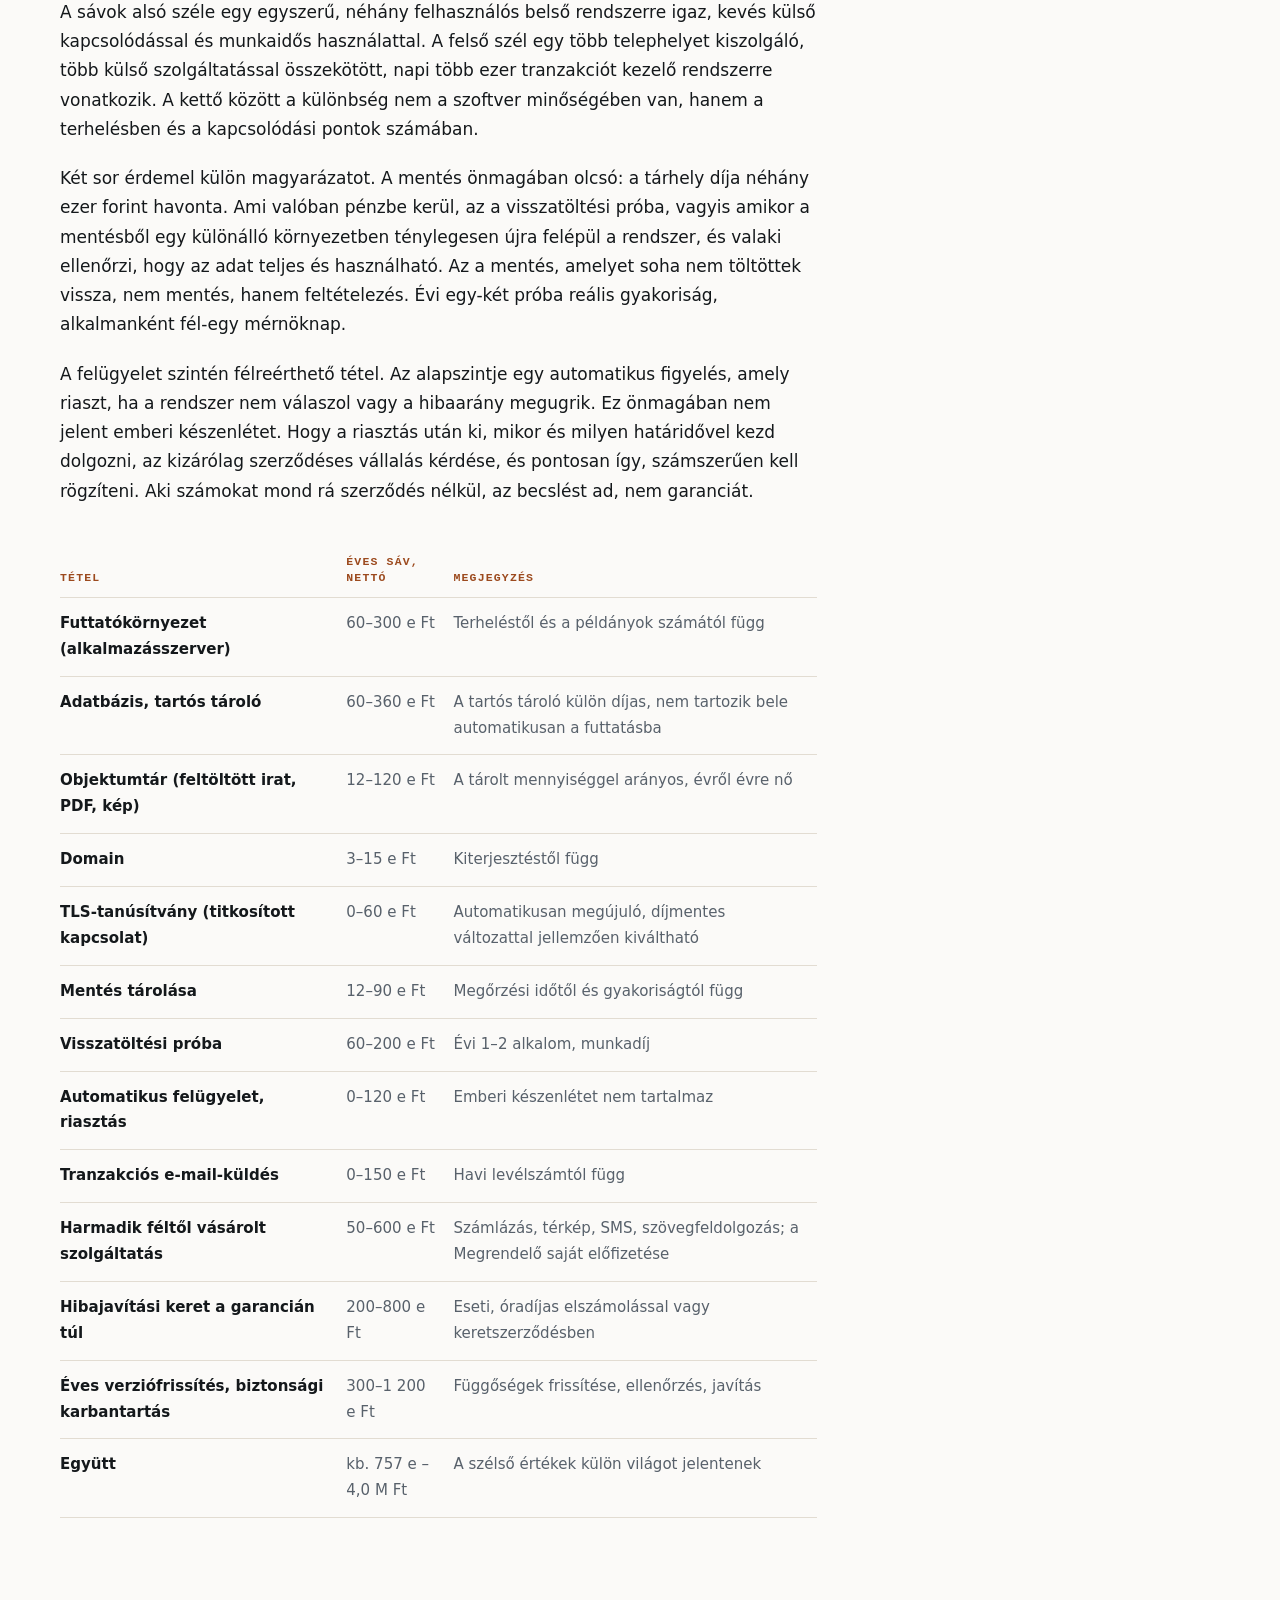
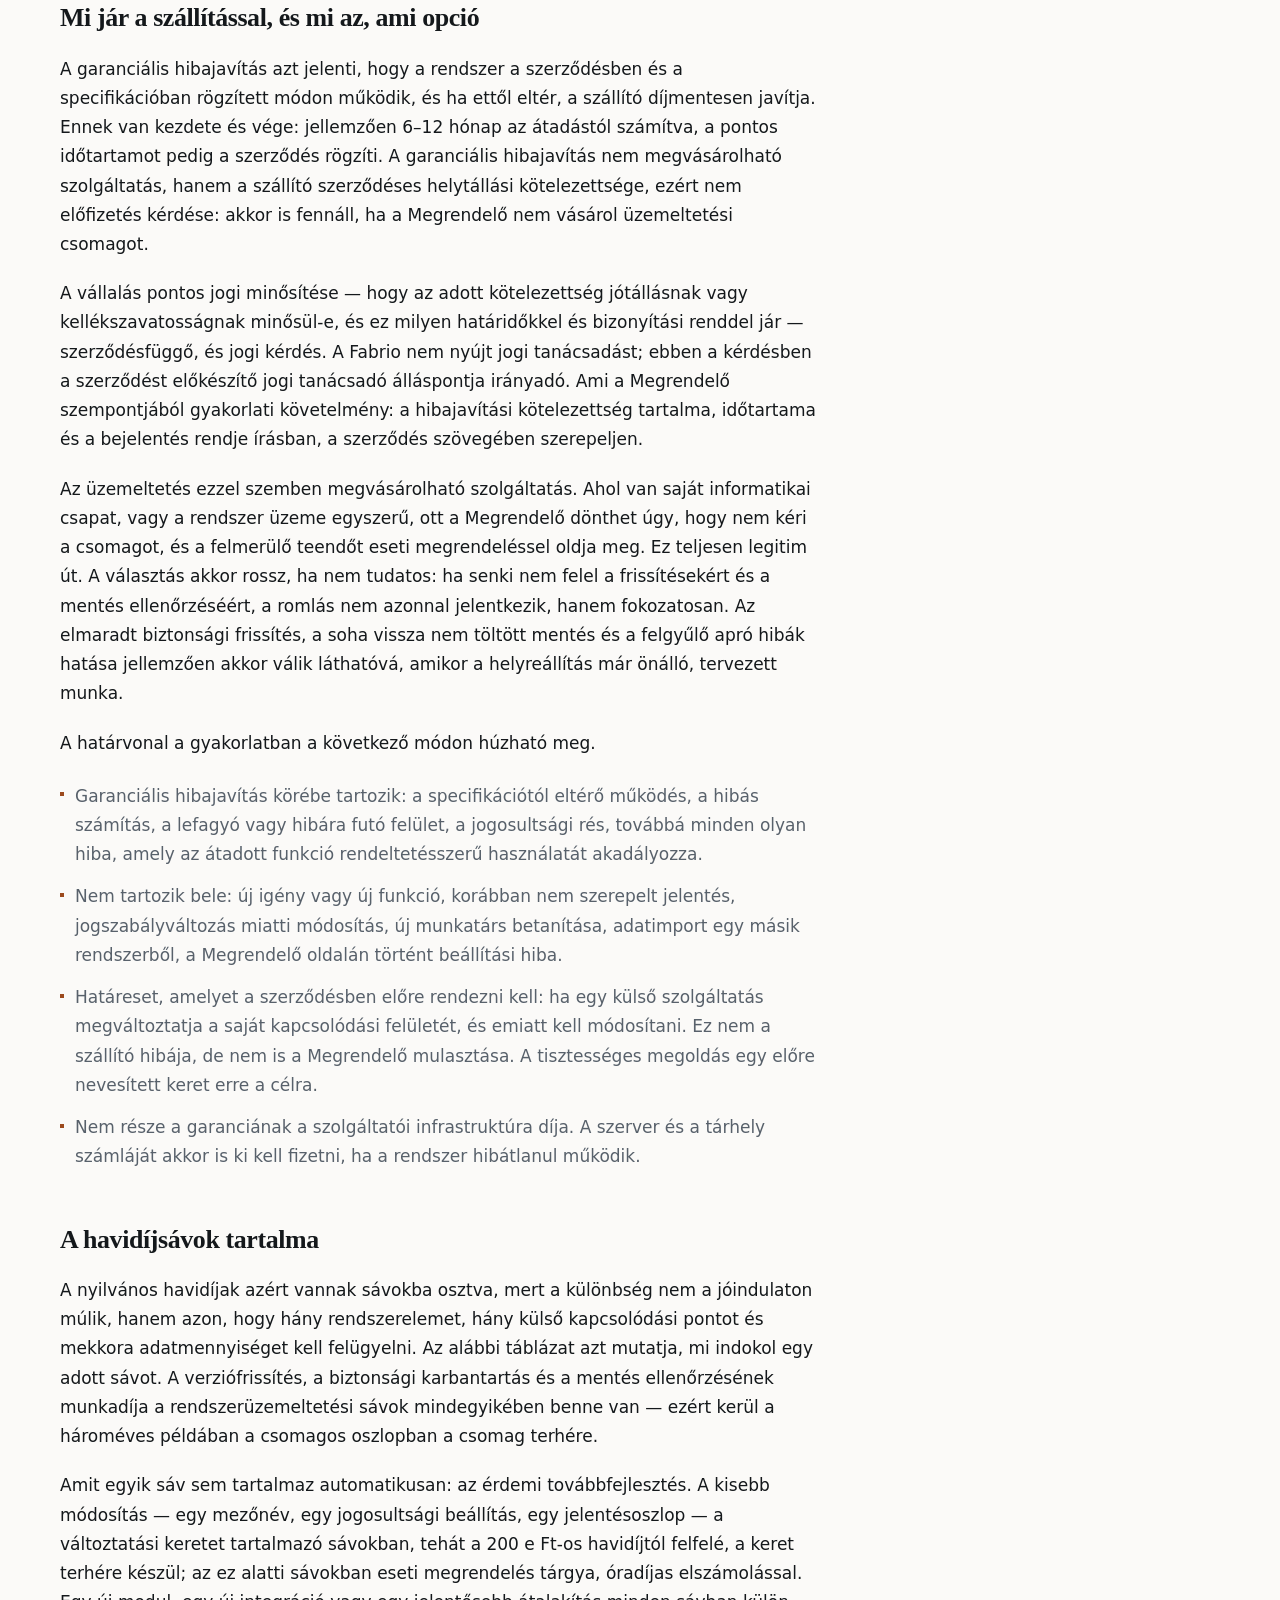
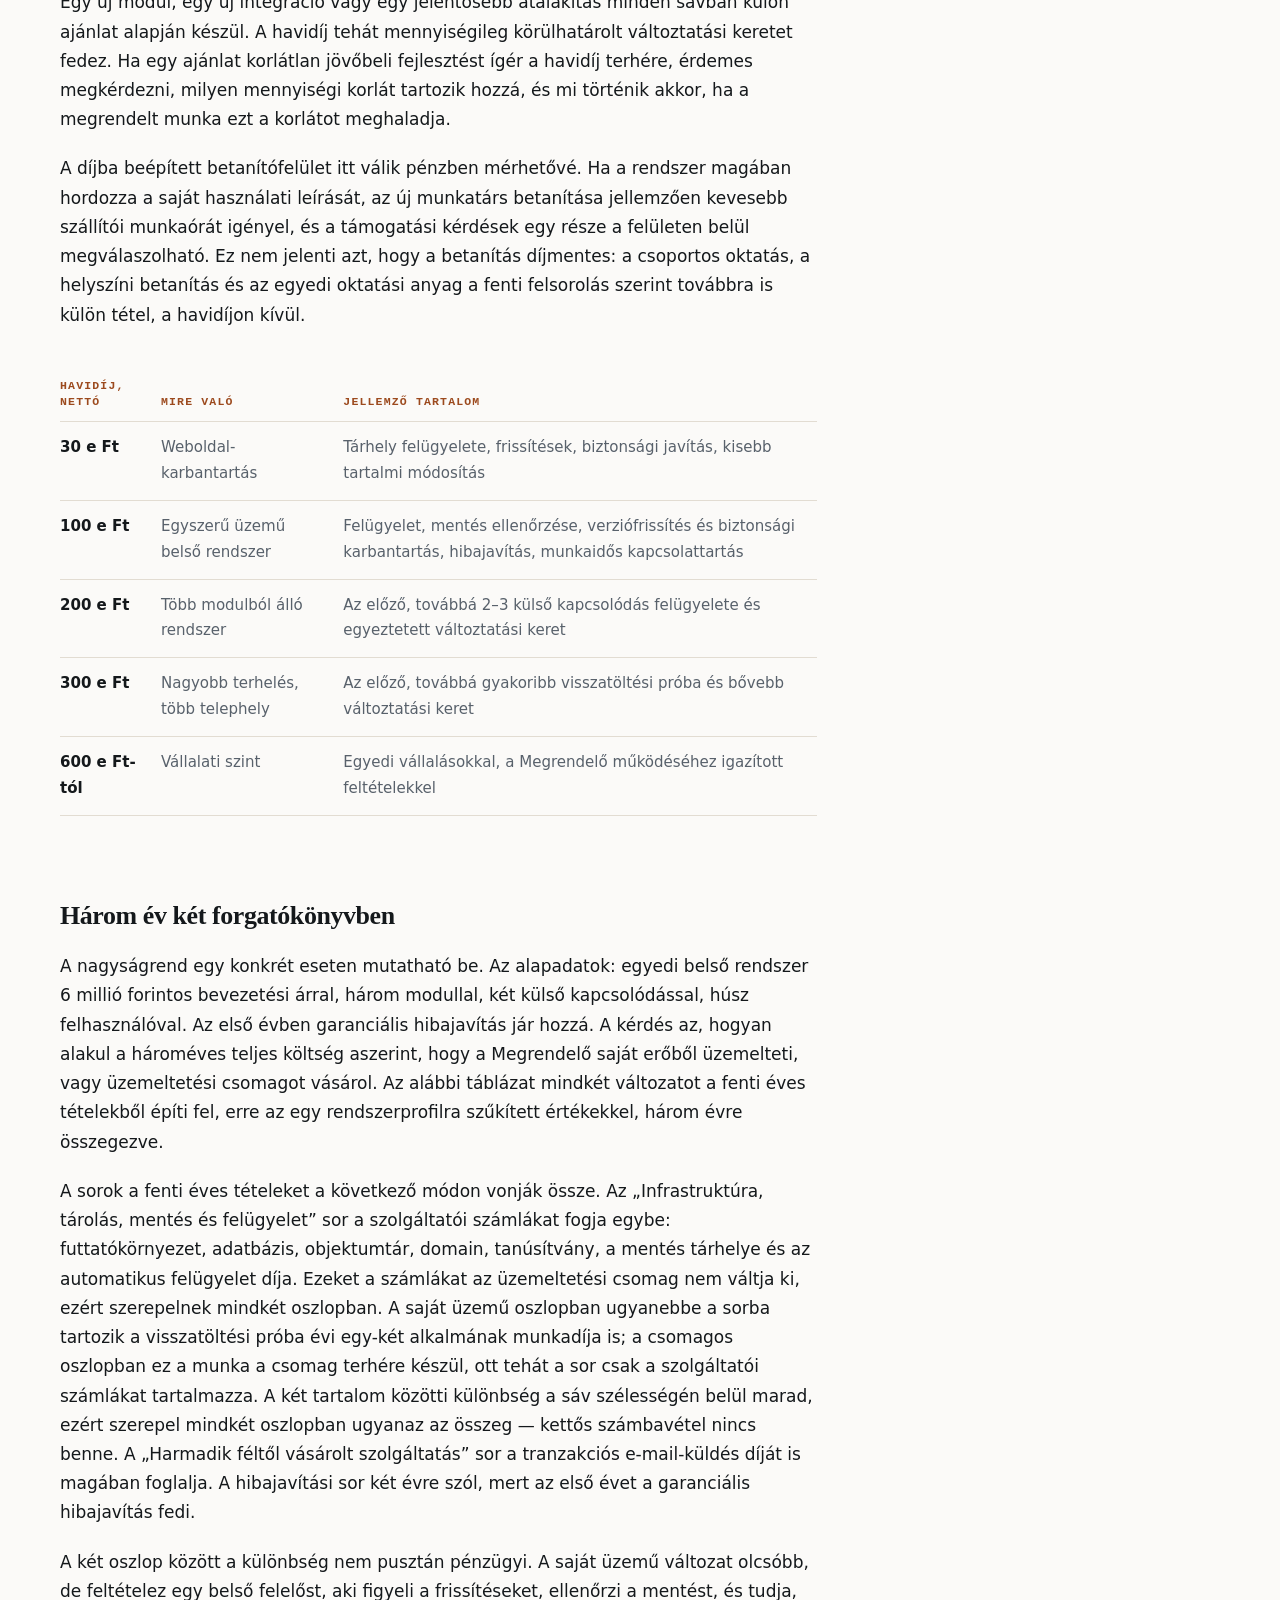
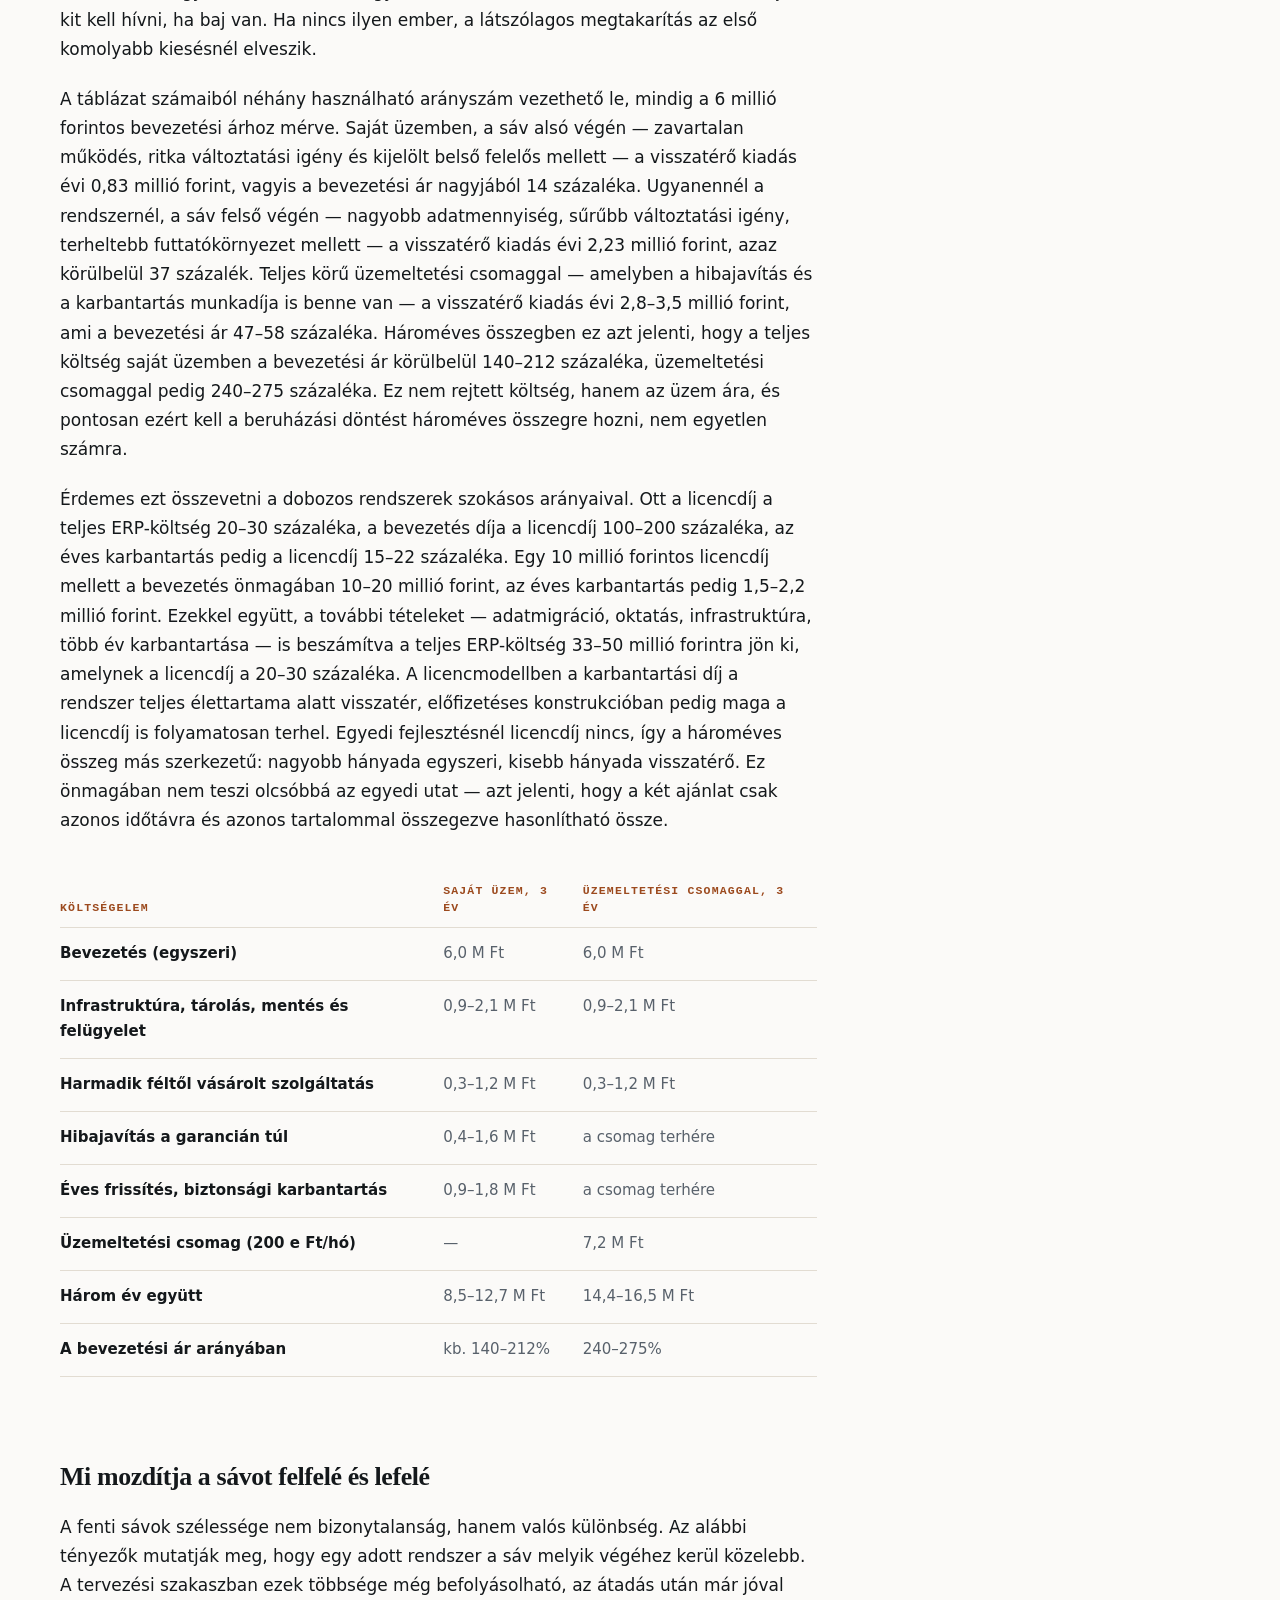
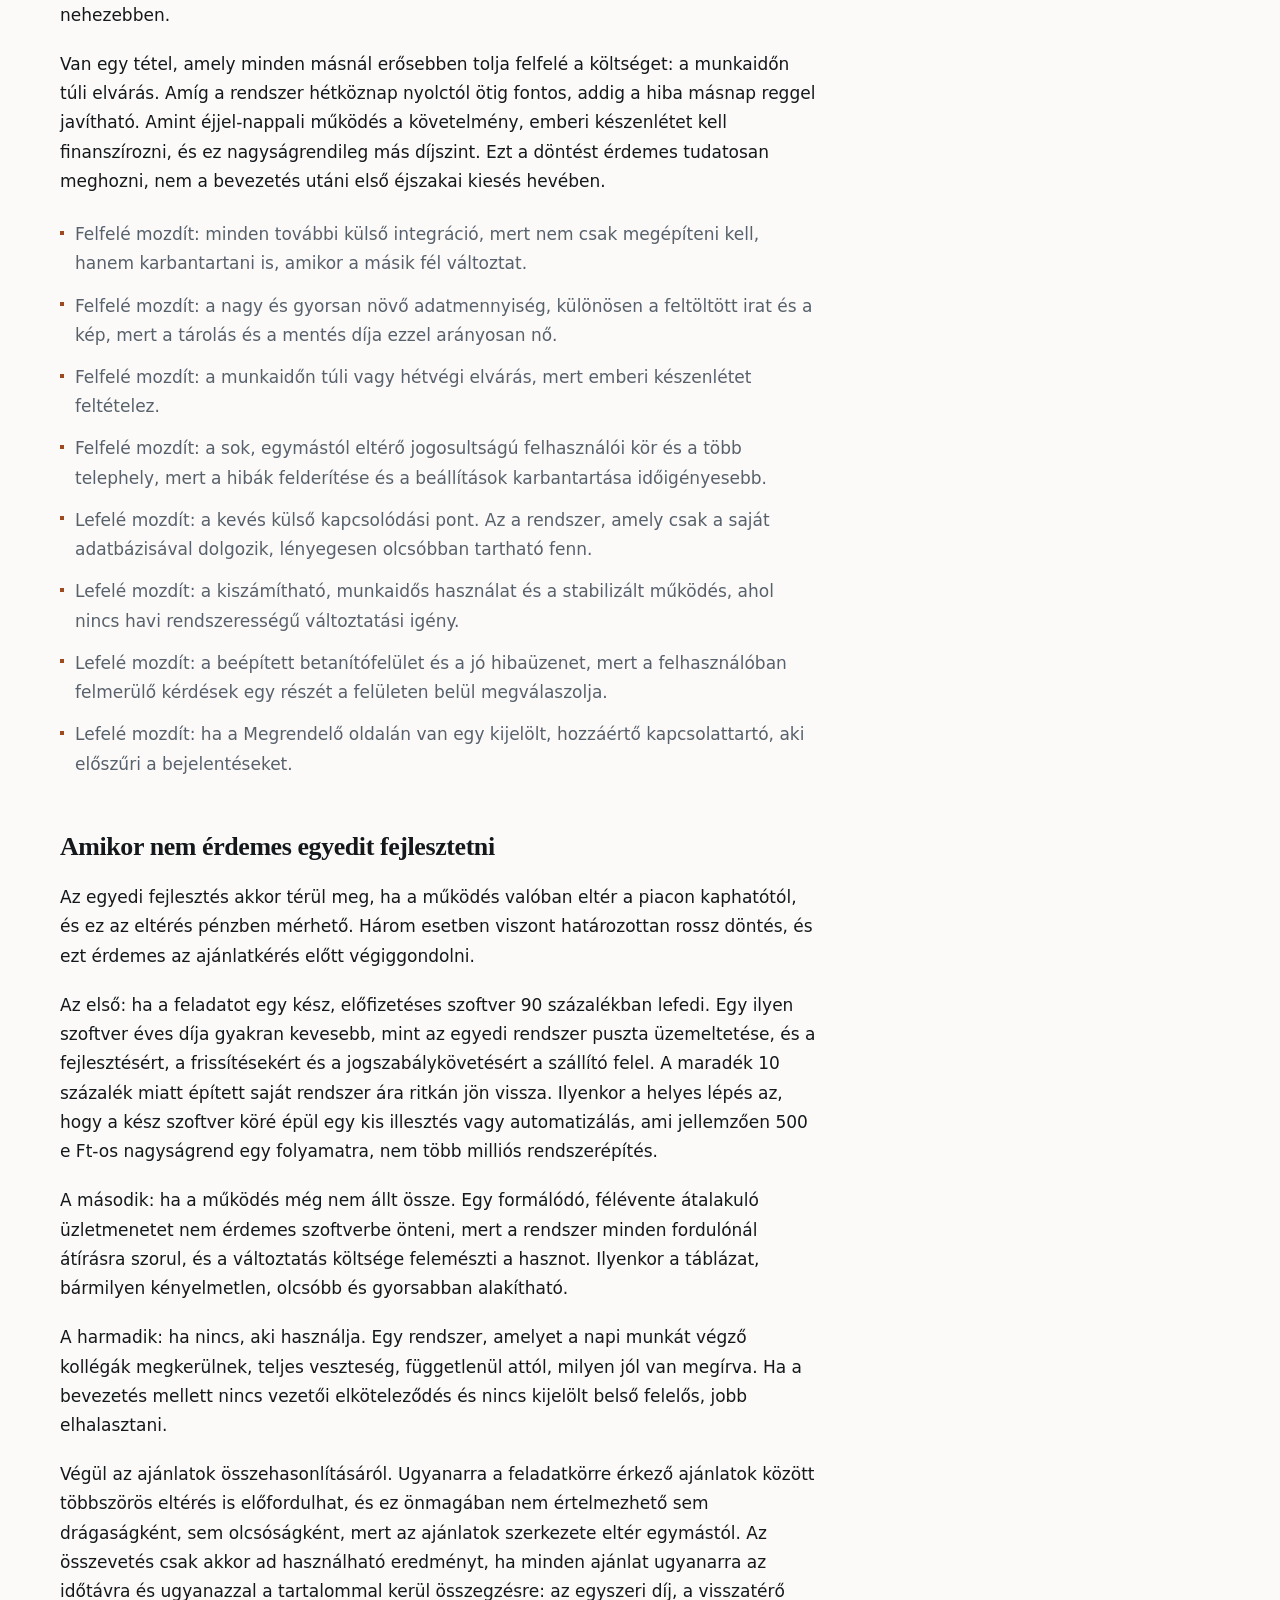
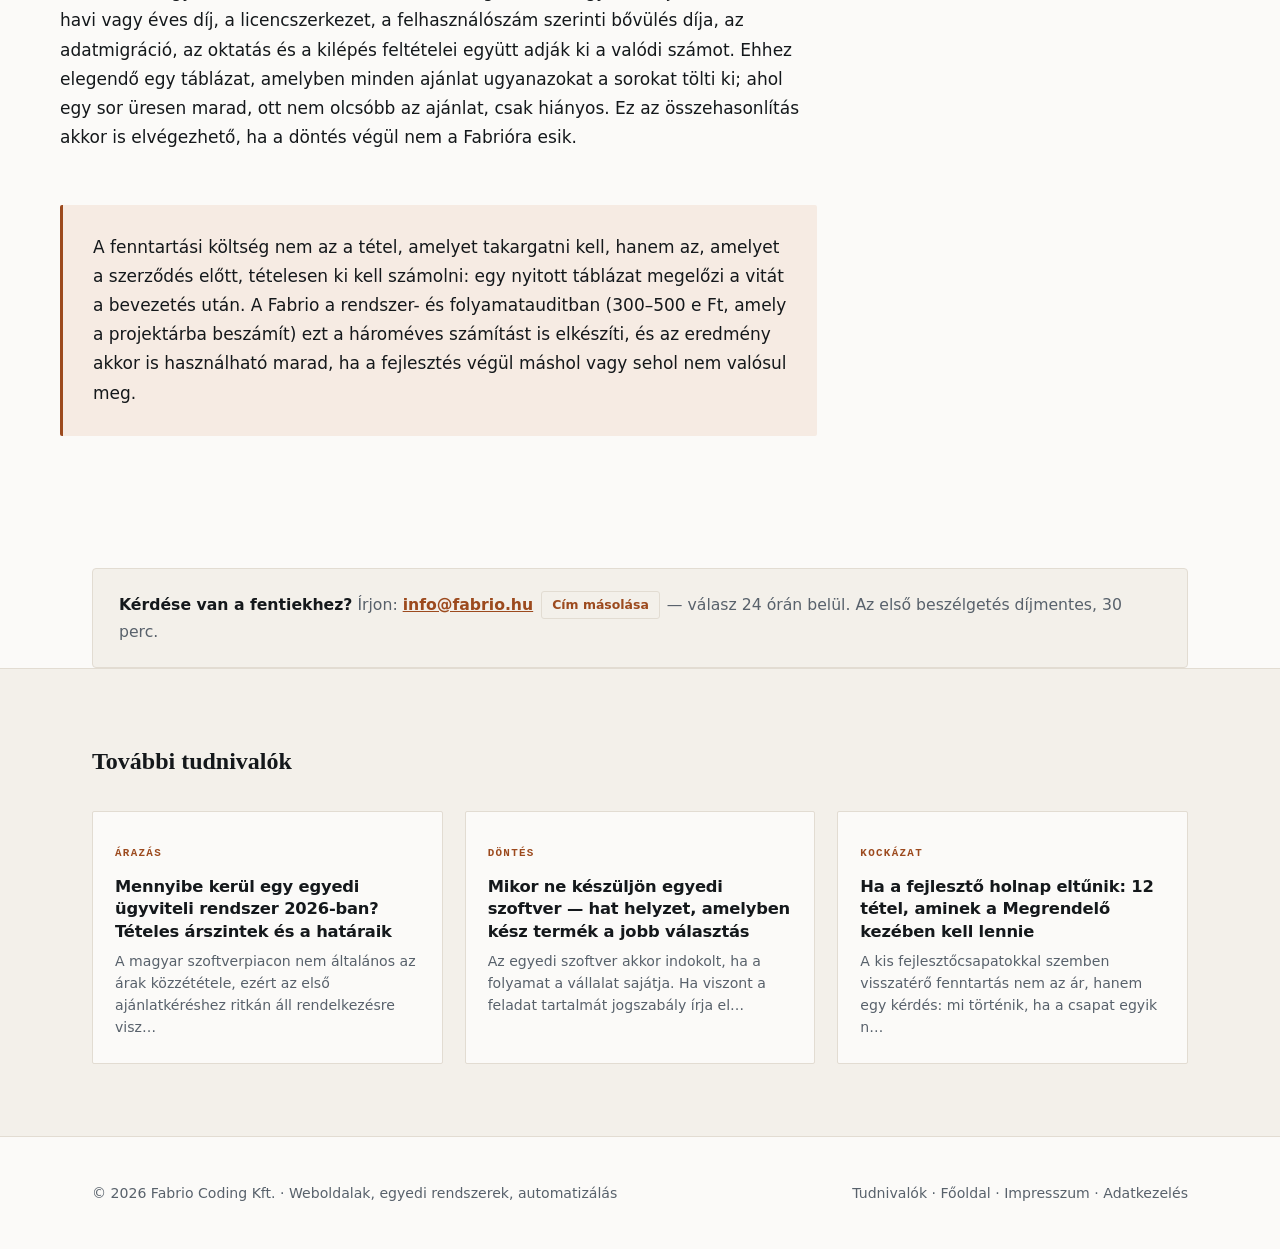
<file: cikkek/uzemeltetesi-koltseg-tetelesen.html>
<!doctype html>
<html lang="hu">
<head>
<script>document.documentElement.className+=' janim';</script>
<meta charset="utf-8">
<meta name="viewport" content="width=device-width, initial-scale=1">
<title>Mi a költség azután, hogy elkészül? Egy egyedi rendszer három évének tételes kiadásai — Fabrio</title>
<link rel="canonical" href="https://fabrio.hu/cikkek/uzemeltetesi-koltseg-tetelesen.html">
<meta name="description" content="Mennyibe kerül egy egyedi rendszer üzeme az átadás után? Soronkénti költségsávok, a garanciális hibajavítás és az opcionálisan megvásárolható üzemeltetés különbsége, hároméves példaszámítás.">
<meta property="og:type" content="article">
<meta property="og:title" content="Mi a költség azután, hogy elkészül? Egy egyedi rendszer három évének tételes kiadásai">
<meta property="og:description" content="Mennyibe kerül egy egyedi rendszer üzeme az átadás után? Soronkénti költségsávok, a garanciális hibajavítás és az opcionálisan megvásárolható üzemeltetés különbsége, hároméves példaszámítás.">
<meta property="og:locale" content="hu_HU">
<meta property="og:url" content="https://fabrio.hu/cikkek/uzemeltetesi-koltseg-tetelesen.html">
<meta property="og:image" content="https://fabrio.hu/megosztas.png">
<meta property="og:image:width" content="1200">
<meta property="og:image:height" content="630">
<meta name="twitter:card" content="summary_large_image">
<meta name="twitter:image" content="https://fabrio.hu/megosztas.png">
<link rel="stylesheet" href="cikk.css">
<link rel="icon" href="data:image/svg+xml,%3Csvg xmlns='http://www.w3.org/2000/svg' viewBox='0 0 64 64'%3E%3Cpath fill='%239C4A1E' fill-rule='evenodd' d='M16 8H48A8 8 0 0 1 56 16V44L44 56H16A8 8 0 0 1 8 48V16A8 8 0 0 1 16 8ZM21 20H43V23.6L40.6 26H27V30H38V33.6L35.6 36H27V44H21Z'/%3E%3C/svg%3E">
<script type="application/ld+json">
{
  "@context": "https://schema.org",
  "@type": "Article",
  "headline": "Mi a költség azután, hogy elkészül? Egy egyedi rendszer három évének tételes kiadásai",
  "description": "Mennyibe kerül egy egyedi rendszer üzeme az átadás után? Soronkénti költségsávok, a garanciális hibajavítás és az opcionálisan megvásárolható üzemeltetés különbsége, hároméves példaszámítás.",
  "inLanguage": "hu",
  "author": {
    "@type": "Organization",
    "name": "Fabrio"
  },
  "publisher": {
    "@type": "Organization",
    "name": "Fabrio",
    "legalName": "Fabrio Coding Korlátolt Felelősségű Társaság",
    "url": "https://fabrio.hu/",
    "logo": {
      "@type": "ImageObject",
      "url": "https://fabrio.hu/logo.png",
      "width": 800,
      "height": 179
    }
  },
  "url": "https://fabrio.hu/cikkek/uzemeltetesi-koltseg-tetelesen.html",
  "mainEntityOfPage": {
    "@type": "WebPage",
    "@id": "https://fabrio.hu/cikkek/uzemeltetesi-koltseg-tetelesen.html"
  },
  "datePublished": "2026-08-25",
  "dateModified": "2026-09-19",
  "image": "https://fabrio.hu/megosztas.png"
}
</script>
<script type="application/ld+json">
{
  "@context": "https://schema.org",
  "@type": "BreadcrumbList",
  "itemListElement": [
    {
      "@type": "ListItem",
      "position": 1,
      "name": "Főoldal",
      "item": "https://fabrio.hu/"
    },
    {
      "@type": "ListItem",
      "position": 2,
      "name": "Tudnivalók",
      "item": "https://fabrio.hu/cikkek/"
    },
    {
      "@type": "ListItem",
      "position": 3,
      "name": "Mi a költség azután, hogy elkészül? Egy egyedi rendszer három évének tételes kiadásai"
    }
  ]
}
</script>
</head>
<body>
<a class="skip" href="#tartalom">Ugrás a tartalomra</a>
<header class="top">
  <div class="wrap tin">
    <a class="brand" href="../index.html"><svg class="mark" viewBox="0 0 64 64" aria-hidden="true"><path fill="#9C4A1E" fill-rule="evenodd" d="M16 8H48A8 8 0 0 1 56 16V44L44 56H16A8 8 0 0 1 8 48V16A8 8 0 0 1 16 8ZM21 20H43V23.6L40.6 26H27V30H38V33.6L35.6 36H27V44H21Z"/></svg><span class="bname">FABRIO</span></a>
    <button class="menugomb" id="menugomb" type="button"
            aria-expanded="false" aria-controls="fomenu" aria-label="Menü megnyitása">
      <svg class="h" viewBox="0 0 24 24" aria-hidden="true"><path d="M4 7h16M4 12h16M4 17h16"/></svg>
      <svg class="x" viewBox="0 0 24 24" aria-hidden="true"><path d="M6 6l12 12M18 6L6 18"/></svg>
    </button>
    <nav class="navl" id="fomenu">
      <a href="../index.html#szolgaltatasok">Szolgáltatások</a>
      <a href="../index.html#kepessegek">Képességek</a>
      <a href="../index.html#folyamat">Módszertan</a>
      <a href="index.html">Tudnivalók</a>
      <a href="../index.html#arak">Árak</a>
      <a class="btn" href="../index.html#kapcsolat">Kapcsolat</a>
    </nav>
  </div>
</header>
<main id="tartalom">
  <div class="chead">
    <div class="wrap">
      <a class="back" href="index.html">&larr; Tudnivalók</a>
      <div class="meta"><span>árazás</span><span class="dot">/</span><span class="rt">8 perc olvasás</span></div>
      <h1>Mi a költség azután, hogy elkészül? Egy egyedi rendszer három évének tételes kiadásai</h1>
      <p class="lede">Az egyszeri fejlesztési árat a legtöbb vállalat ki tudja gazdálkodni. A döntés előtti utolsó kérdés általában nem is ez, hanem az, hogy mi történik utána: mennyi pénz szivárog el évente egy rendszer mellett, amelyről a szállító azt mondta, hogy elkészült. Ez a cikk tételesen végigveszi az átadás utáni kiadásokat, sávokkal és dátumozva, és külön kimondja, mi jár a szállítással és mi az, amit külön kell megvásárolni. Minden összeg nettó.</p>
    </div>
  </div>
  <div class="wrap body">
    <article class="art">
      <h2 id="miert-marad-ki-a-fenntartas-a-dontesbol">Miért marad ki a fenntartás a döntésből</h2>
<p>Az ajánlatkérés szinte mindig egyetlen számra összpontosít: mennyibe kerül megcsináltatni. Ez érthető, mert ez az összeg szerepel a beruházási tervben, és ezt kell jóváhagyatni. A rendszer viszont az átadás napjától kezdve fut: egy szerveren, egy adatbázison, külső szolgáltatáshoz kapcsolódva, felhasználói munkamenetekkel. Ezek a tételek attól függetlenül terhelnek havonta, hogy a fejlesztés befejeződött.</p>
<p>Az átadás utáni kiadás három csoportra bontható. Az első a szolgáltatói díj: futtatókörnyezet, adatbázis, tartós tároló, domain, mentés tárhelye. A második a harmadik féltől vásárolt szolgáltatás díja: számlázószolgáltatás, tranzakciós e-mail-küldés, térképszolgáltatás, SMS, gépi tanuláson alapuló szövegfeldolgozás. A harmadik az emberi munka: hibajavítás, biztonsági karbantartás, verziófrissítés, adatmentés visszatöltésének kipróbálása. Az első két csoport számla alapján kiszámítható és előre betervezhető. A meglepetés majdnem mindig a harmadikban keletkezik.</p>
<p>A félreértés forrása ritkán az összeg nagysága. Sokkal gyakrabban a besorolás okozza: a Megrendelő abban a hitben van, hogy amit fizet, az mindent lefed, vagy éppen fordítva, hogy semmi nem jár a szállítás mellé. Ezért kell a szerződésben külön soron szerepelnie a garanciális hibajavításnak és az opcionálisan megvásárolható üzemeltetésnek. Ha ez a két dolog összemosódik, a vita nem elkerülhető, csak elhalasztott: az első olyan bejelentésnél megérkezik, amelynek besorolásában a felek nem értenek egyet.</p><h2 id="a-tetelek-soronkent-2026-augusztusi-arszint">A tételek soronként (2026. augusztusi árszint)</h2>
<p>Az alábbi sávok tájékoztató jellegűek, és szándékosan dátumozottak. A felhőszolgáltatói díjak jellemzően devizában vannak nyilvántartva, a szolgáltatói árlisták évente változnak, a fogyasztásalapú tételek pedig a tényleges terheléstől függnek. A szerződés előtt minden esetben tételes kalkuláció készül a várható felhasználói létszámmal, adatmennyiséggel és külső kapcsolódási pontokkal számolva.</p>
<p>A sávok alsó széle egy egyszerű, néhány felhasználós belső rendszerre igaz, kevés külső kapcsolódással és munkaidős használattal. A felső szél egy több telephelyet kiszolgáló, több külső szolgáltatással összekötött, napi több ezer tranzakciót kezelő rendszerre vonatkozik. A kettő között a különbség nem a szoftver minőségében van, hanem a terhelésben és a kapcsolódási pontok számában.</p>
<p>Két sor érdemel külön magyarázatot. A mentés önmagában olcsó: a tárhely díja néhány ezer forint havonta. Ami valóban pénzbe kerül, az a visszatöltési próba, vagyis amikor a mentésből egy különálló környezetben ténylegesen újra felépül a rendszer, és valaki ellenőrzi, hogy az adat teljes és használható. Az a mentés, amelyet soha nem töltöttek vissza, nem mentés, hanem feltételezés. Évi egy-két próba reális gyakoriság, alkalmanként fél-egy mérnöknap.</p>
<p>A felügyelet szintén félreérthető tétel. Az alapszintje egy automatikus figyelés, amely riaszt, ha a rendszer nem válaszol vagy a hibaarány megugrik. Ez önmagában nem jelent emberi készenlétet. Hogy a riasztás után ki, mikor és milyen határidővel kezd dolgozni, az kizárólag szerződéses vállalás kérdése, és pontosan így, számszerűen kell rögzíteni. Aki számokat mond rá szerződés nélkül, az becslést ad, nem garanciát.</p>
<div class="tscroll"><table><thead><tr><th scope="col">Tétel</th><th scope="col">Éves sáv, nettó</th><th scope="col">Megjegyzés</th></tr></thead><tbody><tr><td>Futtatókörnyezet (alkalmazásszerver)</td><td>60–300 e Ft</td><td>Terheléstől és a példányok számától függ</td></tr><tr><td>Adatbázis, tartós tároló</td><td>60–360 e Ft</td><td>A tartós tároló külön díjas, nem tartozik bele automatikusan a futtatásba</td></tr><tr><td>Objektumtár (feltöltött irat, PDF, kép)</td><td>12–120 e Ft</td><td>A tárolt mennyiséggel arányos, évről évre nő</td></tr><tr><td>Domain</td><td>3–15 e Ft</td><td>Kiterjesztéstől függ</td></tr><tr><td>TLS-tanúsítvány (titkosított kapcsolat)</td><td>0–60 e Ft</td><td>Automatikusan megújuló, díjmentes változattal jellemzően kiváltható</td></tr><tr><td>Mentés tárolása</td><td>12–90 e Ft</td><td>Megőrzési időtől és gyakoriságtól függ</td></tr><tr><td>Visszatöltési próba</td><td>60–200 e Ft</td><td>Évi 1–2 alkalom, munkadíj</td></tr><tr><td>Automatikus felügyelet, riasztás</td><td>0–120 e Ft</td><td>Emberi készenlétet nem tartalmaz</td></tr><tr><td>Tranzakciós e-mail-küldés</td><td>0–150 e Ft</td><td>Havi levélszámtól függ</td></tr><tr><td>Harmadik féltől vásárolt szolgáltatás</td><td>50–600 e Ft</td><td>Számlázás, térkép, SMS, szövegfeldolgozás; a Megrendelő saját előfizetése</td></tr><tr><td>Hibajavítási keret a garancián túl</td><td>200–800 e Ft</td><td>Eseti, óradíjas elszámolással vagy keretszerződésben</td></tr><tr><td>Éves verziófrissítés, biztonsági karbantartás</td><td>300–1 200 e Ft</td><td>Függőségek frissítése, ellenőrzés, javítás</td></tr><tr><td>Együtt</td><td>kb. 757 e – 4,0 M Ft</td><td>A szélső értékek külön világot jelentenek</td></tr></tbody></table></div><h2 id="mi-jar-a-szallitassal-es-mi-az-ami-opcio">Mi jár a szállítással, és mi az, ami opció</h2>
<p>A garanciális hibajavítás azt jelenti, hogy a rendszer a szerződésben és a specifikációban rögzített módon működik, és ha ettől eltér, a szállító díjmentesen javítja. Ennek van kezdete és vége: jellemzően 6–12 hónap az átadástól számítva, a pontos időtartamot pedig a szerződés rögzíti. A garanciális hibajavítás nem megvásárolható szolgáltatás, hanem a szállító szerződéses helytállási kötelezettsége, ezért nem előfizetés kérdése: akkor is fennáll, ha a Megrendelő nem vásárol üzemeltetési csomagot.</p>
<p>A vállalás pontos jogi minősítése — hogy az adott kötelezettség jótállásnak vagy kellékszavatosságnak minősül-e, és ez milyen határidőkkel és bizonyítási renddel jár — szerződésfüggő, és jogi kérdés. A Fabrio nem nyújt jogi tanácsadást; ebben a kérdésben a szerződést előkészítő jogi tanácsadó álláspontja irányadó. Ami a Megrendelő szempontjából gyakorlati követelmény: a hibajavítási kötelezettség tartalma, időtartama és a bejelentés rendje írásban, a szerződés szövegében szerepeljen.</p>
<p>Az üzemeltetés ezzel szemben megvásárolható szolgáltatás. Ahol van saját informatikai csapat, vagy a rendszer üzeme egyszerű, ott a Megrendelő dönthet úgy, hogy nem kéri a csomagot, és a felmerülő teendőt eseti megrendeléssel oldja meg. Ez teljesen legitim út. A választás akkor rossz, ha nem tudatos: ha senki nem felel a frissítésekért és a mentés ellenőrzéséért, a romlás nem azonnal jelentkezik, hanem fokozatosan. Az elmaradt biztonsági frissítés, a soha vissza nem töltött mentés és a felgyűlő apró hibák hatása jellemzően akkor válik láthatóvá, amikor a helyreállítás már önálló, tervezett munka.</p>
<p>A határvonal a gyakorlatban a következő módon húzható meg.</p>
<ul><li>Garanciális hibajavítás körébe tartozik: a specifikációtól eltérő működés, a hibás számítás, a lefagyó vagy hibára futó felület, a jogosultsági rés, továbbá minden olyan hiba, amely az átadott funkció rendeltetésszerű használatát akadályozza.</li><li>Nem tartozik bele: új igény vagy új funkció, korábban nem szerepelt jelentés, jogszabályváltozás miatti módosítás, új munkatárs betanítása, adatimport egy másik rendszerből, a Megrendelő oldalán történt beállítási hiba.</li><li>Határeset, amelyet a szerződésben előre rendezni kell: ha egy külső szolgáltatás megváltoztatja a saját kapcsolódási felületét, és emiatt kell módosítani. Ez nem a szállító hibája, de nem is a Megrendelő mulasztása. A tisztességes megoldás egy előre nevesített keret erre a célra.</li><li>Nem része a garanciának a szolgáltatói infrastruktúra díja. A szerver és a tárhely számláját akkor is ki kell fizetni, ha a rendszer hibátlanul működik.</li></ul><h2 id="a-havidijsavok-tartalma">A havidíjsávok tartalma</h2>
<p>A nyilvános havidíjak azért vannak sávokba osztva, mert a különbség nem a jóindulaton múlik, hanem azon, hogy hány rendszerelemet, hány külső kapcsolódási pontot és mekkora adatmennyiséget kell felügyelni. Az alábbi táblázat azt mutatja, mi indokol egy adott sávot. A verziófrissítés, a biztonsági karbantartás és a mentés ellenőrzésének munkadíja a rendszerüzemeltetési sávok mindegyikében benne van — ezért kerül a hároméves példában a csomagos oszlopban a csomag terhére.</p>
<p>Amit egyik sáv sem tartalmaz automatikusan: az érdemi továbbfejlesztés. A kisebb módosítás — egy mezőnév, egy jogosultsági beállítás, egy jelentésoszlop — a változtatási keretet tartalmazó sávokban, tehát a 200 e Ft-os havidíjtól felfelé, a keret terhére készül; az ez alatti sávokban eseti megrendelés tárgya, óradíjas elszámolással. Egy új modul, egy új integráció vagy egy jelentősebb átalakítás minden sávban külön ajánlat alapján készül. A havidíj tehát mennyiségileg körülhatárolt változtatási keretet fedez. Ha egy ajánlat korlátlan jövőbeli fejlesztést ígér a havidíj terhére, érdemes megkérdezni, milyen mennyiségi korlát tartozik hozzá, és mi történik akkor, ha a megrendelt munka ezt a korlátot meghaladja.</p>
<p>A díjba beépített betanítófelület itt válik pénzben mérhetővé. Ha a rendszer magában hordozza a saját használati leírását, az új munkatárs betanítása jellemzően kevesebb szállítói munkaórát igényel, és a támogatási kérdések egy része a felületen belül megválaszolható. Ez nem jelenti azt, hogy a betanítás díjmentes: a csoportos oktatás, a helyszíni betanítás és az egyedi oktatási anyag a fenti felsorolás szerint továbbra is külön tétel, a havidíjon kívül.</p>
<div class="tscroll"><table><thead><tr><th scope="col">Havidíj, nettó</th><th scope="col">Mire való</th><th scope="col">Jellemző tartalom</th></tr></thead><tbody><tr><td>30 e Ft</td><td>Weboldal-karbantartás</td><td>Tárhely felügyelete, frissítések, biztonsági javítás, kisebb tartalmi módosítás</td></tr><tr><td>100 e Ft</td><td>Egyszerű üzemű belső rendszer</td><td>Felügyelet, mentés ellenőrzése, verziófrissítés és biztonsági karbantartás, hibajavítás, munkaidős kapcsolattartás</td></tr><tr><td>200 e Ft</td><td>Több modulból álló rendszer</td><td>Az előző, továbbá 2–3 külső kapcsolódás felügyelete és egyeztetett változtatási keret</td></tr><tr><td>300 e Ft</td><td>Nagyobb terhelés, több telephely</td><td>Az előző, továbbá gyakoribb visszatöltési próba és bővebb változtatási keret</td></tr><tr><td>600 e Ft-tól</td><td>Vállalati szint</td><td>Egyedi vállalásokkal, a Megrendelő működéséhez igazított feltételekkel</td></tr></tbody></table></div><h2 id="harom-ev-ket-forgatokonyvben">Három év két forgatókönyvben</h2>
<p>A nagyságrend egy konkrét eseten mutatható be. Az alapadatok: egyedi belső rendszer 6 millió forintos bevezetési árral, három modullal, két külső kapcsolódással, húsz felhasználóval. Az első évben garanciális hibajavítás jár hozzá. A kérdés az, hogyan alakul a hároméves teljes költség aszerint, hogy a Megrendelő saját erőből üzemelteti, vagy üzemeltetési csomagot vásárol. Az alábbi táblázat mindkét változatot a fenti éves tételekből építi fel, erre az egy rendszerprofilra szűkített értékekkel, három évre összegezve.</p>
<p>A sorok a fenti éves tételeket a következő módon vonják össze. Az „Infrastruktúra, tárolás, mentés és felügyelet” sor a szolgáltatói számlákat fogja egybe: futtatókörnyezet, adatbázis, objektumtár, domain, tanúsítvány, a mentés tárhelye és az automatikus felügyelet díja. Ezeket a számlákat az üzemeltetési csomag nem váltja ki, ezért szerepelnek mindkét oszlopban. A saját üzemű oszlopban ugyanebbe a sorba tartozik a visszatöltési próba évi egy-két alkalmának munkadíja is; a csomagos oszlopban ez a munka a csomag terhére készül, ott tehát a sor csak a szolgáltatói számlákat tartalmazza. A két tartalom közötti különbség a sáv szélességén belül marad, ezért szerepel mindkét oszlopban ugyanaz az összeg — kettős számbavétel nincs benne. A „Harmadik féltől vásárolt szolgáltatás” sor a tranzakciós e-mail-küldés díját is magában foglalja. A hibajavítási sor két évre szól, mert az első évet a garanciális hibajavítás fedi.</p>
<p>A két oszlop között a különbség nem pusztán pénzügyi. A saját üzemű változat olcsóbb, de feltételez egy belső felelőst, aki figyeli a frissítéseket, ellenőrzi a mentést, és tudja, kit kell hívni, ha baj van. Ha nincs ilyen ember, a látszólagos megtakarítás az első komolyabb kiesésnél elveszik.</p>
<p>A táblázat számaiból néhány használható arányszám vezethető le, mindig a 6 millió forintos bevezetési árhoz mérve. Saját üzemben, a sáv alsó végén — zavartalan működés, ritka változtatási igény és kijelölt belső felelős mellett — a visszatérő kiadás évi 0,83 millió forint, vagyis a bevezetési ár nagyjából 14 százaléka. Ugyanennél a rendszernél, a sáv felső végén — nagyobb adatmennyiség, sűrűbb változtatási igény, terheltebb futtatókörnyezet mellett — a visszatérő kiadás évi 2,23 millió forint, azaz körülbelül 37 százalék. Teljes körű üzemeltetési csomaggal — amelyben a hibajavítás és a karbantartás munkadíja is benne van — a visszatérő kiadás évi 2,8–3,5 millió forint, ami a bevezetési ár 47–58 százaléka. Hároméves összegben ez azt jelenti, hogy a teljes költség saját üzemben a bevezetési ár körülbelül 140–212 százaléka, üzemeltetési csomaggal pedig 240–275 százaléka. Ez nem rejtett költség, hanem az üzem ára, és pontosan ezért kell a beruházási döntést hároméves összegre hozni, nem egyetlen számra.</p>
<p>Érdemes ezt összevetni a dobozos rendszerek szokásos arányaival. Ott a licencdíj a teljes ERP-költség 20–30 százaléka, a bevezetés díja a licencdíj 100–200 százaléka, az éves karbantartás pedig a licencdíj 15–22 százaléka. Egy 10 millió forintos licencdíj mellett a bevezetés önmagában 10–20 millió forint, az éves karbantartás pedig 1,5–2,2 millió forint. Ezekkel együtt, a további tételeket — adatmigráció, oktatás, infrastruktúra, több év karbantartása — is beszámítva a teljes ERP-költség 33–50 millió forintra jön ki, amelynek a licencdíj a 20–30 százaléka. A licencmodellben a karbantartási díj a rendszer teljes élettartama alatt visszatér, előfizetéses konstrukcióban pedig maga a licencdíj is folyamatosan terhel. Egyedi fejlesztésnél licencdíj nincs, így a hároméves összeg más szerkezetű: nagyobb hányada egyszeri, kisebb hányada visszatérő. Ez önmagában nem teszi olcsóbbá az egyedi utat — azt jelenti, hogy a két ajánlat csak azonos időtávra és azonos tartalommal összegezve hasonlítható össze.</p>
<div class="tscroll"><table><thead><tr><th scope="col">Költségelem</th><th scope="col">Saját üzem, 3 év</th><th scope="col">Üzemeltetési csomaggal, 3 év</th></tr></thead><tbody><tr><td>Bevezetés (egyszeri)</td><td>6,0 M Ft</td><td>6,0 M Ft</td></tr><tr><td>Infrastruktúra, tárolás, mentés és felügyelet</td><td>0,9–2,1 M Ft</td><td>0,9–2,1 M Ft</td></tr><tr><td>Harmadik féltől vásárolt szolgáltatás</td><td>0,3–1,2 M Ft</td><td>0,3–1,2 M Ft</td></tr><tr><td>Hibajavítás a garancián túl</td><td>0,4–1,6 M Ft</td><td>a csomag terhére</td></tr><tr><td>Éves frissítés, biztonsági karbantartás</td><td>0,9–1,8 M Ft</td><td>a csomag terhére</td></tr><tr><td>Üzemeltetési csomag (200 e Ft/hó)</td><td>—</td><td>7,2 M Ft</td></tr><tr><td>Három év együtt</td><td>8,5–12,7 M Ft</td><td>14,4–16,5 M Ft</td></tr><tr><td>A bevezetési ár arányában</td><td>kb. 140–212%</td><td>240–275%</td></tr></tbody></table></div><h2 id="mi-mozditja-a-savot-felfele-es-lefele">Mi mozdítja a sávot felfelé és lefelé</h2>
<p>A fenti sávok szélessége nem bizonytalanság, hanem valós különbség. Az alábbi tényezők mutatják meg, hogy egy adott rendszer a sáv melyik végéhez kerül közelebb. A tervezési szakaszban ezek többsége még befolyásolható, az átadás után már jóval nehezebben.</p>
<p>Van egy tétel, amely minden másnál erősebben tolja felfelé a költséget: a munkaidőn túli elvárás. Amíg a rendszer hétköznap nyolctól ötig fontos, addig a hiba másnap reggel javítható. Amint éjjel-nappali működés a követelmény, emberi készenlétet kell finanszírozni, és ez nagyságrendileg más díjszint. Ezt a döntést érdemes tudatosan meghozni, nem a bevezetés utáni első éjszakai kiesés hevében.</p>
<ul><li>Felfelé mozdít: minden további külső integráció, mert nem csak megépíteni kell, hanem karbantartani is, amikor a másik fél változtat.</li><li>Felfelé mozdít: a nagy és gyorsan növő adatmennyiség, különösen a feltöltött irat és a kép, mert a tárolás és a mentés díja ezzel arányosan nő.</li><li>Felfelé mozdít: a munkaidőn túli vagy hétvégi elvárás, mert emberi készenlétet feltételez.</li><li>Felfelé mozdít: a sok, egymástól eltérő jogosultságú felhasználói kör és a több telephely, mert a hibák felderítése és a beállítások karbantartása időigényesebb.</li><li>Lefelé mozdít: a kevés külső kapcsolódási pont. Az a rendszer, amely csak a saját adatbázisával dolgozik, lényegesen olcsóbban tartható fenn.</li><li>Lefelé mozdít: a kiszámítható, munkaidős használat és a stabilizált működés, ahol nincs havi rendszerességű változtatási igény.</li><li>Lefelé mozdít: a beépített betanítófelület és a jó hibaüzenet, mert a felhasználóban felmerülő kérdések egy részét a felületen belül megválaszolja.</li><li>Lefelé mozdít: ha a Megrendelő oldalán van egy kijelölt, hozzáértő kapcsolattartó, aki előszűri a bejelentéseket.</li></ul><h2 id="amikor-nem-erdemes-egyedit-fejlesztetni">Amikor nem érdemes egyedit fejlesztetni</h2>
<p>Az egyedi fejlesztés akkor térül meg, ha a működés valóban eltér a piacon kaphatótól, és ez az eltérés pénzben mérhető. Három esetben viszont határozottan rossz döntés, és ezt érdemes az ajánlatkérés előtt végiggondolni.</p>
<p>Az első: ha a feladatot egy kész, előfizetéses szoftver 90 százalékban lefedi. Egy ilyen szoftver éves díja gyakran kevesebb, mint az egyedi rendszer puszta üzemeltetése, és a fejlesztésért, a frissítésekért és a jogszabálykövetésért a szállító felel. A maradék 10 százalék miatt épített saját rendszer ára ritkán jön vissza. Ilyenkor a helyes lépés az, hogy a kész szoftver köré épül egy kis illesztés vagy automatizálás, ami jellemzően 500 e Ft-os nagyságrend egy folyamatra, nem több milliós rendszerépítés.</p>
<p>A második: ha a működés még nem állt össze. Egy formálódó, félévente átalakuló üzletmenetet nem érdemes szoftverbe önteni, mert a rendszer minden fordulónál átírásra szorul, és a változtatás költsége felemészti a hasznot. Ilyenkor a táblázat, bármilyen kényelmetlen, olcsóbb és gyorsabban alakítható.</p>
<p>A harmadik: ha nincs, aki használja. Egy rendszer, amelyet a napi munkát végző kollégák megkerülnek, teljes veszteség, függetlenül attól, milyen jól van megírva. Ha a bevezetés mellett nincs vezetői elköteleződés és nincs kijelölt belső felelős, jobb elhalasztani.</p>
<p>Végül az ajánlatok összehasonlításáról. Ugyanarra a feladatkörre érkező ajánlatok között többszörös eltérés is előfordulhat, és ez önmagában nem értelmezhető sem drágaságként, sem olcsóságként, mert az ajánlatok szerkezete eltér egymástól. Az összevetés csak akkor ad használható eredményt, ha minden ajánlat ugyanarra az időtávra és ugyanazzal a tartalommal kerül összegzésre: az egyszeri díj, a visszatérő havi vagy éves díj, a licencszerkezet, a felhasználószám szerinti bővülés díja, az adatmigráció, az oktatás és a kilépés feltételei együtt adják ki a valódi számot. Ehhez elegendő egy táblázat, amelyben minden ajánlat ugyanazokat a sorokat tölti ki; ahol egy sor üresen marad, ott nem olcsóbb az ajánlat, csak hiányos. Ez az összehasonlítás akkor is elvégezhető, ha a döntés végül nem a Fabrióra esik.</p>
      <div class="zar"><p>A fenntartási költség nem az a tétel, amelyet takargatni kell, hanem az, amelyet a szerződés előtt, tételesen ki kell számolni: egy nyitott táblázat megelőzi a vitát a bevezetés után. A Fabrio a rendszer- és folyamatauditban (300–500 e Ft, amely a projektárba beszámít) ezt a hároméves számítást is elkészíti, és az eredmény akkor is használható marad, ha a fejlesztés végül máshol vagy sehol nem valósul meg.</p></div>
    </article>
    <aside class="side">
      <h3>Tartalom</h3>
      <ul class="toc"><li><a href="#miert-marad-ki-a-fenntartas-a-dontesbol">Miért marad ki a fenntartás a döntésből</a></li><li><a href="#a-tetelek-soronkent-2026-augusztusi-arszint">A tételek soronként (2026. augusztusi árszint)</a></li><li><a href="#mi-jar-a-szallitassal-es-mi-az-ami-opcio">Mi jár a szállítással, és mi az, ami opció</a></li><li><a href="#a-havidijsavok-tartalma">A havidíjsávok tartalma</a></li><li><a href="#harom-ev-ket-forgatokonyvben">Három év két forgatókönyvben</a></li><li><a href="#mi-mozditja-a-savot-felfele-es-lefele">Mi mozdítja a sávot felfelé és lefelé</a></li><li><a href="#amikor-nem-erdemes-egyedit-fejlesztetni">Amikor nem érdemes egyedit fejlesztetni</a></li></ul>
    </aside>
  </div>
  <div class="wrap"><div class="kapcs">
    <p><b>Kérdése van a fentiekhez?</b> Írjon: <a href="mailto:info@fabrio.hu?subject=Konzult%C3%A1ci%C3%B3%20k%C3%A9r%C3%A9se">info@fabrio.hu</a><button type="button" class="masol" data-cim="info@fabrio.hu">Cím másolása</button> — válasz 24 órán belül. Az első beszélgetés díjmentes, 30 perc.</p>
  </div></div>
  <section class="more">
    <div class="wrap">
      <h2>További tudnivalók</h2>
      <div class="mgrid"><a class="mcard" href="egyedi-rendszer-ara.html"><span class="k">árazás</span><h3>Mennyibe kerül egy egyedi ügyviteli rendszer 2026-ban? Tételes árszintek és a határaik</h3><p>A magyar szoftverpiacon nem általános az árak közzététele, ezért az első ajánlatkéréshez ritkán áll rendelkezésre visz…</p></a><a class="mcard" href="mikor-ne-keszuljon-egyedi-szoftver.html"><span class="k">döntés</span><h3>Mikor ne készüljön egyedi szoftver — hat helyzet, amelyben kész termék a jobb választás</h3><p>Az egyedi szoftver akkor indokolt, ha a folyamat a vállalat sajátja. Ha viszont a feladat tartalmát jogszabály írja el…</p></a><a class="mcard" href="atadando-hozzaferesek-listaja.html"><span class="k">kockázat</span><h3>Ha a fejlesztő holnap eltűnik: 12 tétel, aminek a Megrendelő kezében kell lennie</h3><p>A kis fejlesztőcsapatokkal szemben visszatérő fenntartás nem az ár, hanem egy kérdés: mi történik, ha a csapat egyik n…</p></a></div>
    </div>
  </section>
</main>
<footer>
  <div class="wrap fin">
    <span>© 2026 Fabrio Coding Kft. · Weboldalak, egyedi rendszerek, automatizálás</span>
    <span><a href="index.html">Tudnivalók</a> · <a href="../index.html">Főoldal</a> · <a href="../impresszum.html">Impresszum</a> · <a href="../adatkezeles.html">Adatkezelés</a></span>
  </div>
</footer>
<script data-koveto>
/* Hirdetesbol erkezo latogato: a cimsor ?f= es &k= parametere a mailto targyaba es a belso
   hivatkozasokba kerul. A lap NEM tarol semmit, NEM hiv kulso szervert, NEM ir sutit. */
(function(){
  var q=new URLSearchParams(location.search), f=q.get('f'), k=q.get('k');
  document.querySelectorAll('.masol').forEach(function(b){
    b.addEventListener('click',function(){
      var c=b.getAttribute('data-cim'), volt=b.textContent;
      function ok(){ b.textContent='Kimásolva'; setTimeout(function(){ b.textContent=volt; },1800); }
      if(navigator.clipboard&&navigator.clipboard.writeText){ navigator.clipboard.writeText(c).then(ok,function(){ prompt('Másolja ki a címet:',c); }); }
      else { prompt('Másolja ki a címet:',c); }
    });
  });
  if(!f) return;
  var kod='[F-'+f.toUpperCase().replace(/[^A-Z0-9]/g,'')+']'+(k?' – '+k:'');
  var qs='f='+encodeURIComponent(f)+(k?'&k='+encodeURIComponent(k):'');
  document.querySelectorAll('a[href]').forEach(function(a){
    var h=a.getAttribute('href');
    if(h.indexOf('mailto:')===0){ a.setAttribute('href',h.split('?')[0]+'?subject='+encodeURIComponent('Konzultáció kérése '+kod)); return; }
    if(/^(https?:|#|data:|tel:)/.test(h)) return;
    var i=h.indexOf('#'), b=i<0?h:h.slice(0,i), t=i<0?'':h.slice(i);
    if(b.indexOf('?')>=0) return;
    a.setAttribute('href',b+'?'+qs+t);
  });
})();
</script>
<script>
(function(){
  var g=document.getElementById('menugomb'), n=document.getElementById('fomenu');
  if(!g||!n) return;
  function allit(ny){ n.classList.toggle('nyit',ny); g.setAttribute('aria-expanded',ny?'true':'false');
    g.setAttribute('aria-label',ny?'Menü bezárása':'Menü megnyitása'); }
  g.addEventListener('click',function(e){ e.stopPropagation(); allit(!n.classList.contains('nyit')); });
  n.addEventListener('click',function(e){ if(e.target.closest('a')) allit(false); });
  document.addEventListener('click',function(e){
    if(n.classList.contains('nyit') && !n.contains(e.target) && !g.contains(e.target)) allit(false); });
  document.addEventListener('keydown',function(e){
    if(e.key==='Escape' && n.classList.contains('nyit')){ allit(false); g.focus(); } });
  addEventListener('resize',function(){ if(innerWidth>1020) allit(false); });
})();
</script>
</body>
</html>
</file>
<file: cikkek/cikk.css>
/* Fabrio — cikkoldalak stílusa. Ugyanaz a formanyelv, mint a főoldalon. */
:root{
  --paper:#FBFAF8; --paper2:#F3F0EA; --line:#E2DCD2;
  --ink:#14181B; --ink2:#20262B;
  --slate:#58616B; --paperdim:#E8E4DE; --slatedim:#A7ADB4;
  --copper:#9C4A1E; --copper2:#7C3A17; --ember:#E0905F; --coppersoft:#F6EBE3;
  --patina:#2E6B60; --patinasoft:#E6EFEC;
  --focus:#B4551F;
  --serif:ui-serif,"Iowan Old Style","Palatino Linotype",Palatino,"Book Antiqua",Georgia,"Times New Roman",serif;
  --sans:system-ui,-apple-system,"Segoe UI Variable Text","Segoe UI",Roboto,"Helvetica Neue",Arial,sans-serif;
  --mono:ui-monospace,"Cascadia Mono","SF Mono","Segoe UI Mono",Consolas,"Liberation Mono",monospace;
}
@media(prefers-color-scheme:dark){
  :root:not([data-theme="light"]){
    --paper:#14181B; --paper2:#1B2024; --line:#333B43;
    --ink:#E8E4DE; --slate:#A7ADB4; --copper:#E0905F; --copper2:#EFA878;
    --coppersoft:#241A14; --patina:#4E9C8C; --patinasoft:#16241F; --focus:#E0905F;
  }
  :root:not([data-theme="light"]) header.top{background:rgba(20,24,27,.93)}
  :root:not([data-theme="light"]) .btn,
  :root:not([data-theme="light"]) .navl .btn{background:var(--ink);color:#14181B;border-color:var(--ink)}
  :root:not([data-theme="light"]) .btn:hover,
  :root:not([data-theme="light"]) .navl .btn:hover{background:var(--copper);border-color:var(--copper);color:#14181B}
}
*{margin:0;padding:0;box-sizing:border-box}
html{scroll-behavior:smooth;-webkit-text-size-adjust:100%}
body{background:var(--paper);color:var(--ink);font-family:var(--sans);
  font-size:17px;line-height:1.72;-webkit-font-smoothing:antialiased}
a{color:var(--copper)}
a:focus-visible,button:focus-visible{outline:2px solid var(--focus);outline-offset:2px;border-radius:2px}
.wrap{max-width:1160px;margin:0 auto;padding:0 32px}
.skip{position:absolute;left:-9999px}
.skip:focus{left:16px;top:12px;background:var(--ink);color:var(--paper);padding:10px 16px;z-index:99}

/* fejléc */
header.top{position:sticky;top:0;z-index:40;background:rgba(251,250,248,.93);
  backdrop-filter:blur(10px);border-bottom:1px solid var(--line)}
.tin{display:flex;align-items:center;justify-content:space-between;height:70px;gap:24px}
.brand{display:flex;align-items:center;gap:12px;text-decoration:none;color:inherit}
.mark{width:30px;height:30px;flex:none}
.bname{font:700 1.02rem/1 var(--sans);letter-spacing:.14em}
.navl{display:flex;gap:28px;align-items:center}
.navl a{color:var(--slate);text-decoration:none;font-size:.94rem;font-weight:500}
.navl a:hover{color:var(--ink)}
/* A .navl a{color:slate} specifikusabb volt a .btn{color:paper}-nel, ezert a
   gomb szovege szurke lett a sotet kitoltesen (2,84:1). Explicit felulirás. */
.navl .btn{padding:9px 18px;font-size:.88rem;color:var(--paper)}
.navl .btn:hover{color:var(--paper);background:var(--copper);border-color:var(--copper)}
.btn{display:inline-block;background:var(--ink);color:var(--paper);text-decoration:none;
  padding:13px 26px;font-weight:600;font-size:.96rem;border:1px solid var(--ink);border-radius:2px}
.btn:hover{background:var(--copper);border-color:var(--copper)}
/* ---- mobil navigacio ----
   Korabban 820px alatt a menupontok eltuntek, es semmi nem lepett a helyukbe:
   telefonon nem lehetett navigalni. Progressziv fejlesztes: a gomb csak akkor
   jelenik meg, ha a .janim osztaly beallt (fejlec-szkript). */
.menugomb{display:none;background:none;border:1px solid var(--line);color:var(--ink);
  width:44px;height:44px;place-items:center;cursor:pointer;padding:0;border-radius:2px}
.menugomb:hover{border-color:var(--copper);color:var(--copper)}
.menugomb svg{width:20px;height:20px;stroke:currentColor;fill:none;stroke-width:1.7;stroke-linecap:round}
.menugomb .x{display:none}
.menugomb[aria-expanded="true"] .x{display:block}
.menugomb[aria-expanded="true"] .h{display:none}
@media(max-width:1020px){
  .janim .menugomb{display:grid}
  .navl{flex-wrap:wrap;gap:12px 18px;justify-content:flex-end}
  .janim .navl{
    position:absolute;top:100%;left:0;right:0;flex-direction:column;align-items:stretch;
    gap:0;padding:6px 0 12px;background:var(--paper);border-bottom:1px solid var(--line);
    box-shadow:0 18px 38px -22px rgba(20,24,27,.3);max-height:calc(100vh - 76px);overflow-y:auto;
    opacity:0;visibility:hidden;transform:translateY(-6px);
    transition:opacity .18s ease,transform .18s ease,visibility .18s}
  .janim .navl.nyit{opacity:1;visibility:visible;transform:none}
  .janim .navl a{padding:14px 24px;font-size:1.02rem;border-bottom:1px solid var(--line)}
  .janim .navl a:last-of-type{border-bottom:0}
  .janim .navl .btn{margin:14px 24px 2px;text-align:center;border-bottom:0}
  header.top .tin{position:relative}
}
@media(prefers-reduced-motion:reduce){.janim .navl{transition:none}}

/* cikkfej */
.chead{padding:64px 0 0;border-bottom:1px solid var(--line)}
.back{font:600 .8rem/1 var(--mono);color:var(--copper);text-decoration:none;letter-spacing:.04em}
.back:hover{text-decoration:underline}
.meta{display:flex;gap:14px;align-items:baseline;margin:26px 0 16px;
  font:600 .74rem/1 var(--mono);letter-spacing:.13em;text-transform:uppercase;color:var(--copper)}
.meta .dot{color:var(--line)}
.meta .rt{color:var(--slate);letter-spacing:.08em}
h1{font-family:var(--serif);font-weight:600;font-size:clamp(2rem,4.1vw,3rem);
  line-height:1.13;letter-spacing:-.022em;max-width:26ch}
.lede{font-size:1.16rem;color:var(--slate);max-width:64ch;margin:24px 0 56px;line-height:1.68}

/* törzs */
.body{display:grid;grid-template-columns:minmax(0,1fr) 250px;gap:72px;
  padding:60px 0 96px;align-items:start}
.art{max-width:70ch;min-width:0}

/* Jogi lapok (impresszum, adatkezeles): nincs oldalso tartalomjegyzek,
   ezert egy hasab. A fuggoleges terkoz azonos a cikkekevel. */
.jogi{padding:60px 0 96px}
.jogi .art{max-width:74ch}
.jogi .art table{margin:22px 0 34px}
.jogi .art td:first-child{width:34%;white-space:normal}
@media(max-width:560px){.jogi .art td:first-child{width:42%}}
.art h2{font-family:var(--serif);font-weight:600;font-size:1.62rem;line-height:1.25;
  letter-spacing:-.015em;margin:52px 0 20px;scroll-margin-top:92px}
.art h2:first-child{margin-top:0}
.art p{margin-bottom:20px}
.art ul{list-style:none;margin:24px 0 28px;padding:0}
/* Egyseges jelolo a fooldallal: pontos negyzet, flex-igazitassal.
   A korabbi 11px-es, 1px magas vonalka mereteben es magassagaban is
   eltert a tobbi listatol, es kepernyosuruségtol fuggoen valtozott. */
.art ul li{display:flex;gap:11px;margin-bottom:13px;color:var(--slate)}
.art ul li::before{content:"";flex:none;width:4px;height:4px;margin-top:.62em;background:var(--copper)}
.art table{width:100%;border-collapse:collapse;margin:28px 0 32px;font-size:.94rem}
.art th{text-align:left;font:600 .72rem/1.4 var(--mono);letter-spacing:.1em;text-transform:uppercase;
  color:var(--copper);padding:0 14px 11px 0;border-bottom:1px solid var(--line);vertical-align:bottom}
.art td{padding:13px 14px 13px 0;border-bottom:1px solid var(--line);color:var(--slate);vertical-align:top}
.art td:first-child{color:var(--ink);font-weight:600}
.tscroll{overflow-x:auto}
.zar{margin-top:52px;padding:28px 30px;background:var(--coppersoft);
  border-left:3px solid var(--copper);border-radius:2px}
.zar p{margin:0;color:var(--ink)}

/* oldalsáv */
.side{position:sticky;top:98px;font-size:.9rem}
.side h3{font:600 .72rem/1 var(--mono);letter-spacing:.13em;text-transform:uppercase;
  color:var(--slate);margin-bottom:16px}
.toc{list-style:none;border-left:1px solid var(--line)}
.toc a{display:block;padding:8px 0 8px 16px;color:var(--slate);text-decoration:none;
  line-height:1.45;border-left:2px solid transparent;margin-left:-1px}
.toc a:hover{color:var(--ink);border-left-color:var(--copper)}
@media(max-width:980px){
  .body{grid-template-columns:1fr;gap:0;padding-top:44px}
  .side{display:none}
}

/* további cikkek */
.more{background:var(--paper2);border-top:1px solid var(--line);padding:72px 0}
.more h2{font-family:var(--serif);font-weight:600;font-size:1.5rem;margin-bottom:28px}
.mgrid{display:grid;grid-template-columns:repeat(3,1fr);gap:22px}
.mcard{background:var(--paper);border:1px solid var(--line);border-radius:2px;
  padding:24px 22px;text-decoration:none;color:inherit;display:block;transition:border-color .16s}
.mcard:hover{border-color:var(--copper)}
.mcard .k{font:600 .68rem/1 var(--mono);letter-spacing:.12em;text-transform:uppercase;color:var(--copper)}
.mcard h3{font-size:1.02rem;margin:11px 0 8px;line-height:1.38;letter-spacing:-.01em}
.mcard p{font-size:.88rem;color:var(--slate);line-height:1.55}
@media(max-width:860px){.mgrid{grid-template-columns:1fr}}

/* lábléc */
footer{border-top:1px solid var(--line);padding:44px 0;color:var(--slate);font-size:.88rem}
.fin{display:flex;justify-content:space-between;gap:24px;flex-wrap:wrap;align-items:center}
footer a{color:var(--slate);text-decoration:none}
footer a:hover{color:var(--ink)}

/* listaoldal */
.lhead{padding:72px 0 8px}
.lgrid{display:grid;grid-template-columns:repeat(2,1fr);gap:0;padding-bottom:88px;border-top:1px solid var(--line)}
.lrow{display:grid;grid-template-columns:auto 1fr;gap:26px;padding:30px 0;
  border-bottom:1px solid var(--line);text-decoration:none;color:inherit;align-items:start}
.lrow:nth-child(odd){padding-right:36px;border-right:1px solid var(--line)}
.lrow:nth-child(even){padding-left:36px}
.lrow .n{font:600 .78rem/1.6 var(--mono);color:var(--copper)}
.lrow h2{font-family:var(--serif);font-weight:600;font-size:1.24rem;line-height:1.32;
  letter-spacing:-.012em;margin-bottom:9px}
.lrow:hover h2{color:var(--copper)}
.lrow p{font-size:.93rem;color:var(--slate);line-height:1.6;margin-bottom:11px}
.lrow .k{font:600 .68rem/1 var(--mono);letter-spacing:.12em;text-transform:uppercase;color:var(--slate)}
@media(max-width:900px){
  .lgrid{grid-template-columns:1fr}
  .lrow:nth-child(odd){padding-right:0;border-right:0}
  .lrow:nth-child(even){padding-left:0}
}
@media(max-width:560px){
  .wrap{padding:0 20px}
  .body{padding-bottom:64px}
  .art h2{font-size:1.42rem;margin-top:40px}
}
@media(prefers-reduced-motion:reduce){html{scroll-behavior:auto}*{transition:none!important}}

/* ===== NYOMTATAS ================================================ */
@media print{
  header.top,.menugomb,.more,.side{display:none!important}
  body{background:#fff;color:#000;font-size:11pt;line-height:1.5}
  .wrap{max-width:none;padding:0 12mm}
  .chead{padding:6mm 0 0;border-bottom:1pt solid #ccc}
  .body{display:block;padding:8mm 0}
  .art{max-width:none}
  h1{font-size:22pt}
  .lede{font-size:12pt;color:#333;margin-bottom:8mm}
  .art h2{font-size:14pt;break-after:avoid;margin-top:8mm}
  .art p,.art li{color:#000}
  .art table,.art ul,.zar{break-inside:avoid}
  .zar{background:#f5f5f5!important;border-left:2pt solid #999}
  .back,.meta{display:none}
  footer{border-top:1pt solid #ccc;font-size:9pt}
}

.jogi .art .halk{color:var(--slate);font-weight:400;font-size:.86rem}

/* Harom hasabos adatfeldolgozo-tablazat telefonon: a harmadik oszlop
   ot sorba tordelodott. Keskeny kijelzon soronkent blokkra bontjuk,
   a fejlecek helyett beszedes cimkekkel. */
@media(max-width:600px){
  .jogi .art table.feld thead{display:none}
  .jogi .art table.feld tr{display:block;padding:16px 0;border-bottom:1px solid var(--line)}
  .jogi .art table.feld tr:last-child{border-bottom:0}
  .jogi .art table.feld td{display:block;border:0;padding:0 0 6px;width:auto}
  .jogi .art table.feld td:first-child{width:auto;font-weight:600;color:var(--ink);margin-bottom:2px}
  .jogi .art table.feld td:nth-child(2)::before{content:"Feladat — ";color:var(--ink);font-weight:600}
  .jogi .art table.feld td:nth-child(3)::before{content:"Érintett adatkör — ";color:var(--ink);font-weight:600}
  .jogi .art table.feld td:last-child{padding-bottom:0}
}

/* Kapcsolati sav a cikk vegen: a cikkoldalakon eddig nem volt kozvetlen elerhetoseg. */
.kapcs{margin:36px 0 0;padding:22px 26px;border:1px solid var(--line);background:var(--paper2,#F3F0EA);border-radius:4px}
.kapcs p{margin:0;color:var(--slate);font-size:.98rem;line-height:1.65}
.kapcs b{color:var(--ink)}
.kapcs a{color:var(--copper);font-weight:600}
.masol{font:600 .78rem/1 var(--sans,system-ui,sans-serif);color:var(--copper);background:transparent;border:1px solid var(--line);border-radius:3px;padding:7px 10px;margin:0 2px 0 8px;cursor:pointer;vertical-align:middle}
.masol:hover{border-color:var(--copper)}
.masol:focus-visible{outline:2px solid var(--focus,#B4551F);outline-offset:2px}
@media(max-width:560px){.kapcs{padding:18px 18px}}
</file>
